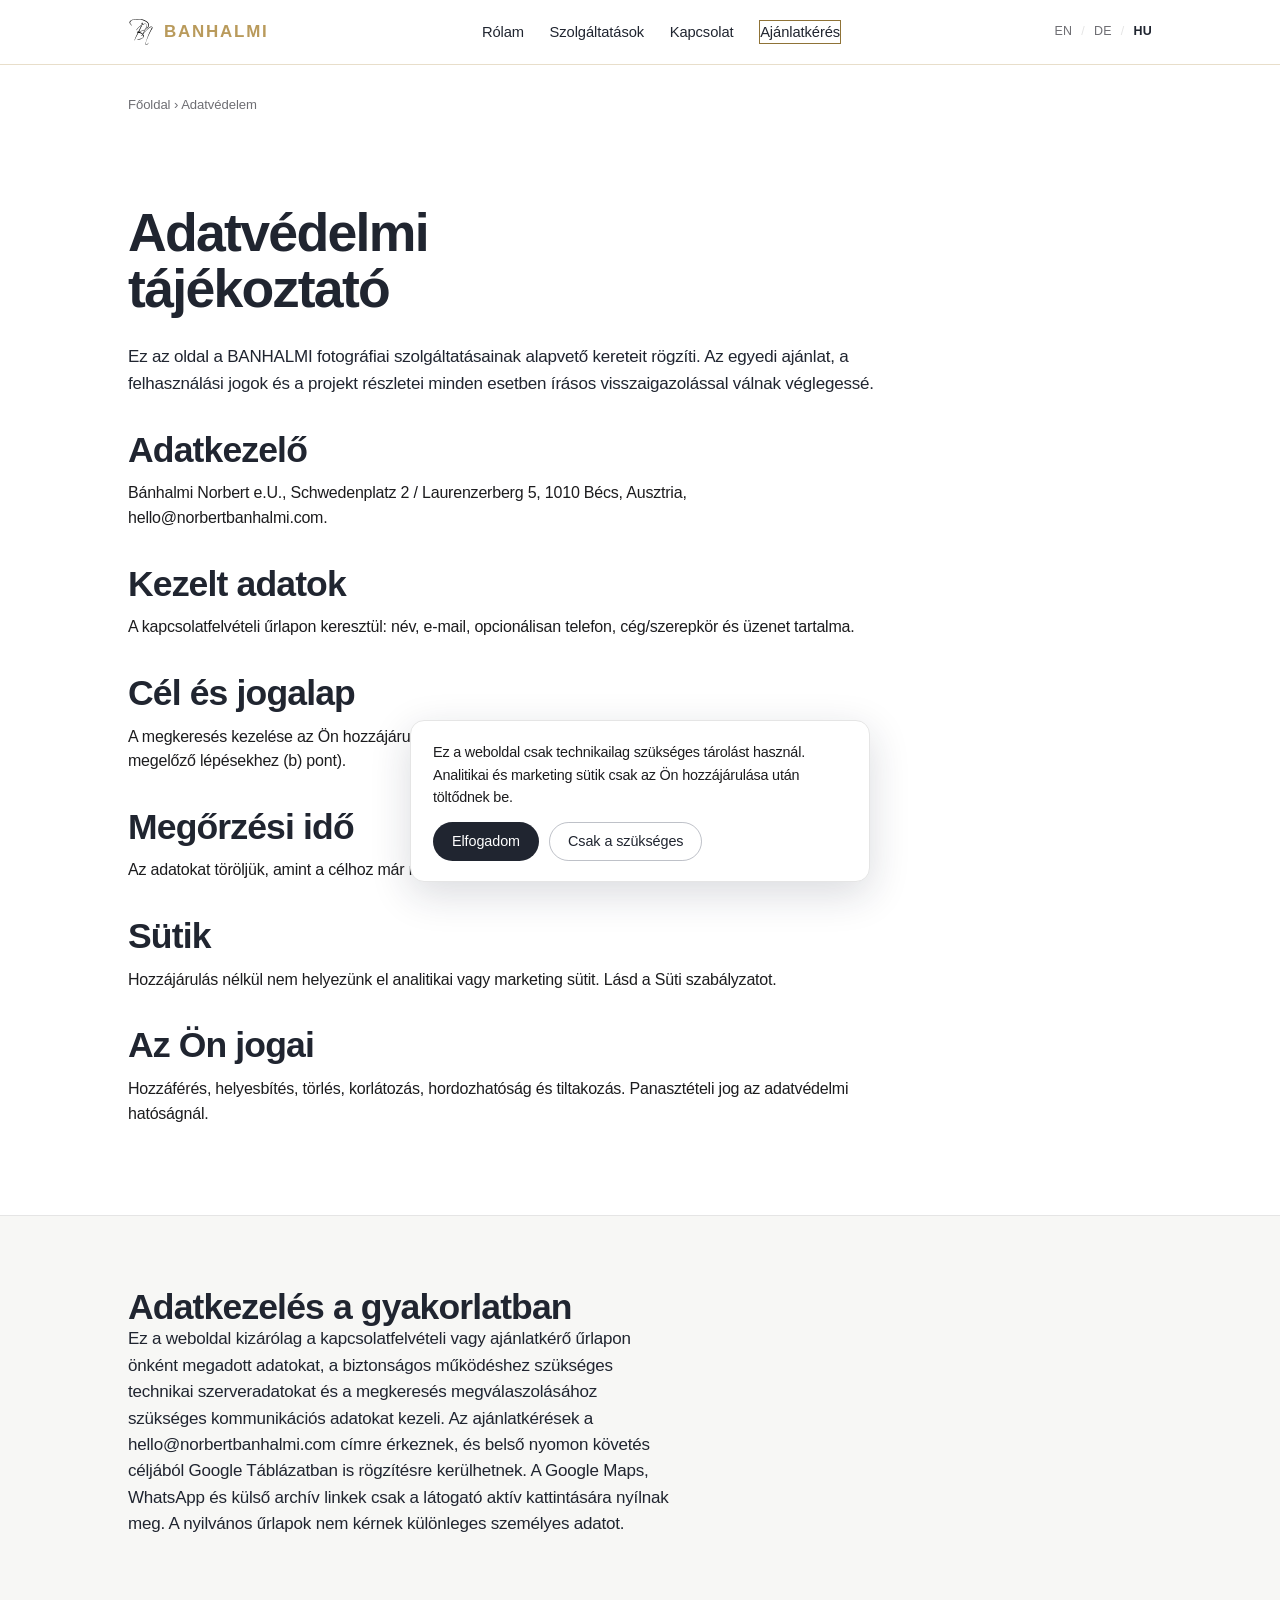
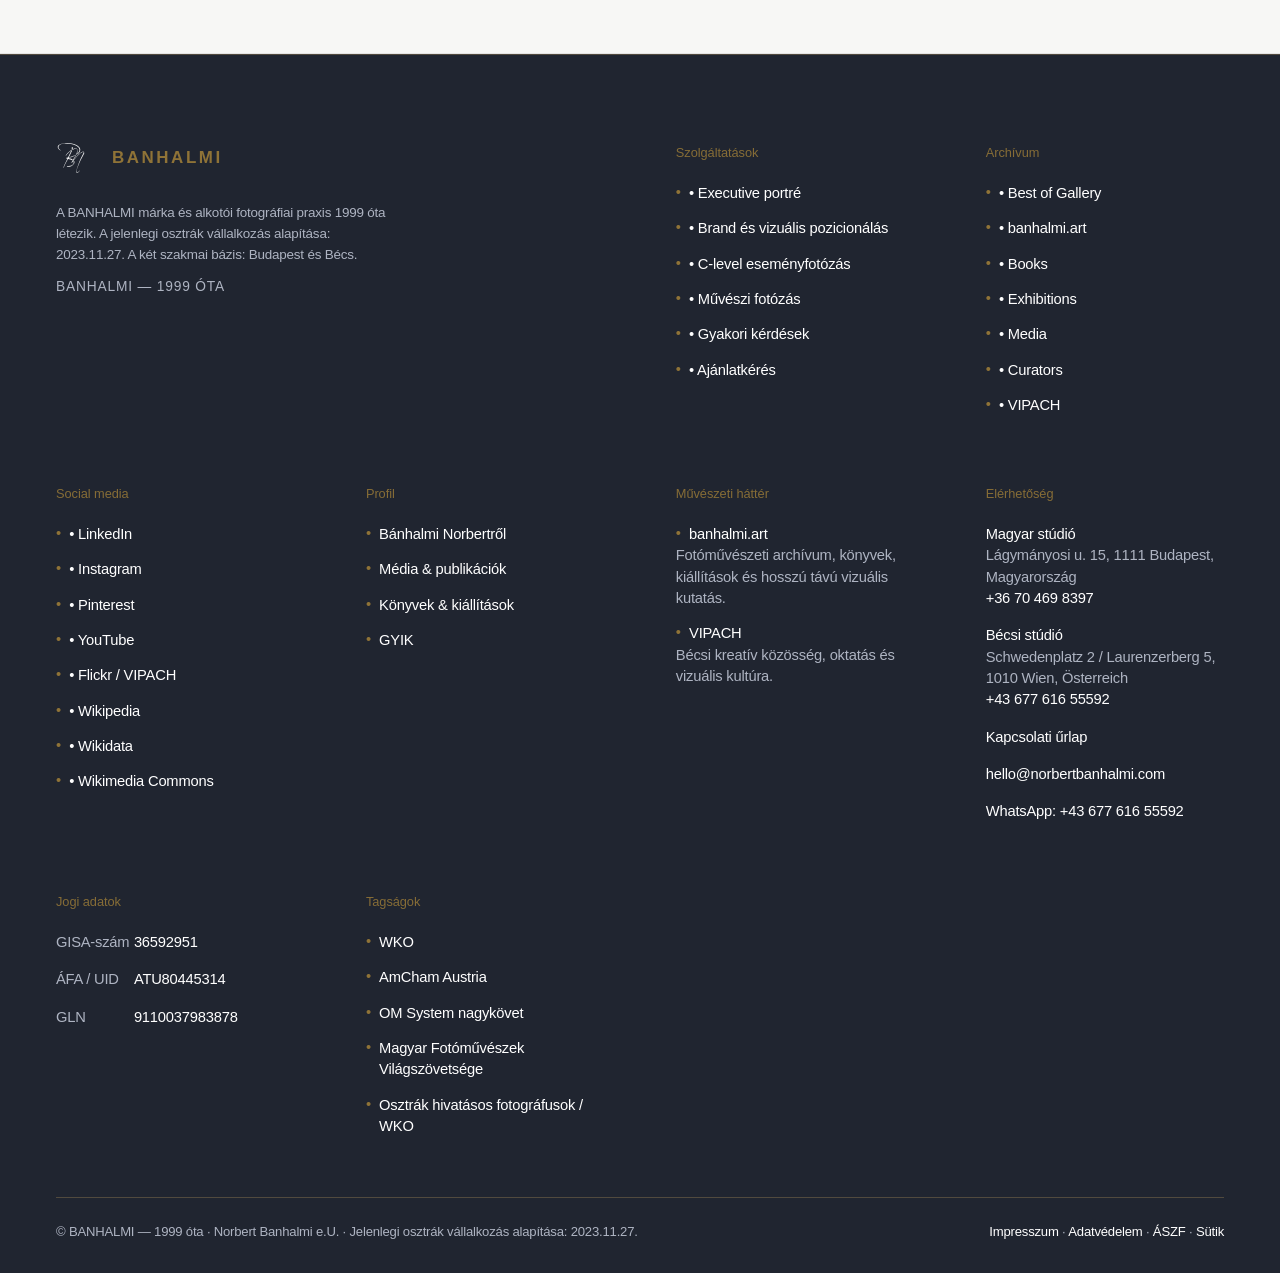
<file: adatvedelem/index.html>
<!DOCTYPE html>

<html lang="hu">
<head>
<meta charset="utf-8"/>
<meta content="width=device-width, initial-scale=1" name="viewport"/>
<title>Adatvédelmi tájékoztató | Bánhalmi Norbert</title>
<meta content="Adatkezelési tájékoztató ajánlatkérésekhez, kapcsolatfelvételhez, Google Apps Scripthez, e-mailhez, WhatsApphoz, térképekhez és külső archív linkekhez." name="description"/>
<link href="https://www.banhalminorbert.hu/adatvedelem/" rel="canonical"/>
<meta content="website" property="og:type"/>
<meta content="Adatvédelmi tájékoztató | Bánhalmi Norbert" property="og:title"/>
<meta content="Tájékoztatás a személyes adatok GDPR szerinti kezeléséről." property="og:description"/>
<meta content="https://www.banhalminorbert.hu/adatvedelem/" property="og:url"/>
<meta content="hu_HU" property="og:locale"/>
<meta content="https://www.banhalminorbert.hu/assets/img/og/banhalmi-og.webp" property="og:image"/>
<meta content="1200" property="og:image:width"/>
<meta content="630" property="og:image:height"/>
<meta content="summary_large_image" name="twitter:card"/>
<meta content="https://www.banhalminorbert.hu/assets/img/og/banhalmi-og.webp" name="twitter:image"/>
<link href="https://www.norbertbanhalmi.com" rel="preconnect"/>







<meta content="#ffffff" name="theme-color"/>
<meta content="light" name="color-scheme"/>
<link href="../assets/css/style.css" rel="stylesheet"/>
<script type="application/ld+json">{
  "@context": "https://schema.org",
  "@type": "WebPage",
  "@id": "https://www.banhalminorbert.hu/adatvedelem#webpage",
  "about": {
    "@id": "https://www.banhalmi.art/norbert-banhalmi#person"
  },
  "isPartOf": {
    "@id": "https://www.banhalminorbert.hu/#website"
  }
}</script>
<link href="https://www.banhalmi.art/norbert-banhalmi" rel="me"/>
<link href="https://www.banhalmi.art/" rel="me"/>
<link href="https://www.vipach.at/" rel="me"/>
<script data-schema="banhalmi-ecosystem" type="application/ld+json">{
  "@context": "https://schema.org",
  "@graph": [
    {
      "@type": "WebSite",
      "@id": "https://www.banhalmi.art/#artistic-archive",
      "name": "https://www.banhalmi.art/banhalmi.art",
      "url": "https://www.banhalmi.art/",
      "inLanguage": [
        "hu",
        "en",
        "de"
      ],
      "about": {
        "@id": "https://www.banhalmi.art/norbert-banhalmi#person"
      },
      "description": "Fotóművészeti archívum, könyvek, kiállítások és hosszú távú vizuális kutatás."
    },
    {
      "@type": "WebSite",
      "@id": "https://www.vipach.at/#community-platform",
      "name": "VIPACH",
      "url": "https://www.vipach.at/",
      "about": {
        "@id": "https://www.banhalmi.art/norbert-banhalmi#person"
      },
      "description": "Bécsi kreatív közösség, oktatás és vizuális kultúra."
    }
  ]
}</script>
<style>
/* Phase 13: clickable studio names in footer */
.site-footer .footer-studio-link{color:#fff;text-decoration:none;transition:color .25s ease,opacity .25s ease;}
.site-footer .footer-studio-link:hover,.site-footer .footer-studio-link:focus{color:var(--gold);opacity:.95;}
</style><meta content="Adatvédelmi tájékoztató | Bánhalmi Norbert" name="twitter:title"/><meta content="Tájékoztatás a személyes adatok GDPR szerinti kezeléséről." name="twitter:description"/><link href="https://www.norbertbanhalmi.com/privacy-policy/" hreflang="en" rel="alternate"/><link href="https://www.banhalmi.at/privacy-policy/" hreflang="de-AT" rel="alternate"/><link href="https://www.banhalminorbert.hu/adatvedelem/" hreflang="hu-HU" rel="alternate"/><link href="https://www.norbertbanhalmi.com/privacy-policy/" hreflang="x-default" rel="alternate"/>
<link href="/humans.txt" rel="author"/>
<link href="/llms.txt" rel="alternate" title="BANHALMI LLM summary" type="text/plain"/>
<link href="/llms-full.txt" rel="alternate" title="BANHALMI AI knowledge brief" type="text/plain"/>
<link href="/entity.jsonld" rel="alternate" title="BANHALMI entity graph" type="application/ld+json"/>
<link href="/entity-graph.json" rel="alternate" title="BANHALMI machine-readable entity graph" type="application/json"/>
<link href="/entity-graph.jsonld" rel="alternate" title="BANHALMI JSON-LD entity graph" type="application/ld+json"/>
<meta content="https://www.banhalminorbert.hu/assets/img/og/banhalmi-og.webp" property="og:image:secure_url"/><meta content="image/webp" property="og:image:type"/><meta content="Bánhalmi Norbert – executive portréművész és vizuális pozicionálási stratéga" property="og:image:alt"/><meta content="Bánhalmi Norbert – executive portréművész és vizuális pozicionálási stratéga" name="twitter:image:alt"/><link href="../assets/img/brand/favicon.svg" rel="icon" type="image/svg+xml"/><link href="../assets/img/brand/favicon.ico" rel="alternate icon" sizes="any"/><link href="../assets/img/brand/favicon-32x32.png" rel="icon" sizes="32x32" type="image/png"/><link href="../assets/img/brand/favicon-16x16.png" rel="icon" sizes="16x16" type="image/png"/><link href="../assets/img/brand/apple-touch-icon.png" rel="apple-touch-icon" sizes="180x180"/><link color="#000000" href="../assets/img/brand/safari-pinned-tab.svg" rel="mask-icon"/><link href="../site.webmanifest" rel="manifest"/></head>
<body>
<a class="skip-link" href="#main">Ugrás a tartalomra</a>
<script type="application/ld+json">{
  "@context": "https://schema.org",
  "@type": "BreadcrumbList",
  "itemListElement": [
    {
      "@type": "ListItem",
      "position": 1,
      "name": "Főoldal",
      "item": "https://www.banhalminorbert.hu/"
    },
    {
      "@type": "ListItem",
      "position": 2,
      "name": "Adatvédelem",
      "item": "https://www.banhalminorbert.hu/adatvedelem/"
    }
  ]
}</script><header class="site-header">
<div class="wrap">
<nav aria-label="Main" class="nav">
<a class="brand" href="/"><img alt="BANHALMI" class="brand-logo" decoding="async" height="26" loading="lazy" src="../assets/img/brand/banhalmi-logo-black-transparent.svg" title="BANHALMI" width="26"/><span class="brand-word">BANHALMI</span></a>
<ul class="nav-links"><li><a href="/rolam/">Rólam</a></li><li><a href="/#szolgaltatasok">Szolgáltatások</a></li><li><a href="/kapcsolat/">Kapcsolat</a></li><li><a class="nav-cta" href="/ajanlatkeres/">Ajánlatkérés</a></li></ul>
<div aria-label="Language" class="lang-switch"><a class="" href="../../privacy-policy/" hreflang="en">EN</a><span class="sep">/</span><a class="" href="https://www.banhalmi.at/" hreflang="de-AT">DE</a><span class="sep">/</span><a class="active" href="/adatvedelem/" hreflang="hu-HU">HU</a></div>
<button aria-expanded="false" aria-label="Menü" class="menu-btn">
<span></span><span></span><span></span>
</button>
</nav>
</div>
</header>
<main id="main">
<div class="wrap"><nav aria-label="Breadcrumb" class="crumb"><a href="/">Főoldal</a> › Adatvédelem</nav></div><section class="hero"><div class="wrap"><h1>Adatvédelmi tájékoztató</h1>
<div class="legal" style="margin-top:28px">
<div class="-note">Ez az oldal a BANHALMI fotográfiai szolgáltatásainak alapvető kereteit rögzíti. Az egyedi ajánlat, a felhasználási jogok és a projekt részletei minden esetben írásos visszaigazolással válnak véglegessé.</div>
<h2>Adatkezelő</h2><p>Bánhalmi Norbert e.U., Schwedenplatz 2 / Laurenzerberg 5, 1010 Bécs, Ausztria, hello@norbertbanhalmi.com.</p><h2>Kezelt adatok</h2><p>A kapcsolatfelvételi űrlapon keresztül: név, e-mail, opcionálisan telefon, cég/szerepkör és üzenet tartalma.</p><h2>Cél és jogalap</h2><p>A megkeresés kezelése az Ön hozzájárulása alapján (GDPR 6. cikk (1) a) pont), illetve szerződéskötést megelőző lépésekhez (b) pont).</p><h2>Megőrzési idő</h2><p>Az adatokat töröljük, amint a célhoz már nincs rájuk szükség, és nincs jogszabályi megőrzési kötelezettség.</p><h2>Sütik</h2><p>Hozzájárulás nélkül nem helyezünk el analitikai vagy marketing sütit. Lásd a Süti szabályzatot.</p><h2>Az Ön jogai</h2><p>Hozzáférés, helyesbítés, törlés, korlátozás, hordozhatóság és tiltakozás. Panasztételi jog az adatvédelmi hatóságnál.</p></div></div></section>
<section class="section-band gdpr-expanded"><div class="wrap"><div class="section-head reveal"><h2>Adatkezelés a gyakorlatban</h2><p>Ez a weboldal kizárólag a kapcsolatfelvételi vagy ajánlatkérő űrlapon önként megadott adatokat, a biztonságos működéshez szükséges technikai szerveradatokat és a megkeresés megválaszolásához szükséges kommunikációs adatokat kezeli. Az ajánlatkérések a hello@norbertbanhalmi.com címre érkeznek, és belső nyomon követés céljából Google Táblázatban is rögzítésre kerülhetnek. A Google Maps, WhatsApp és külső archív linkek csak a látogató aktív kattintására nyílnak meg. A nyilvános űrlapok nem kérnek különleges személyes adatot.</p></div></div></section></main>
<footer class="site-footer">
<div class="wrap">
<div class="footer-grid">
<div class="footer-brand-col">
<a class="brand" href="/"><img alt="BANHALMI" class="brand-logo" decoding="async" height="26" loading="lazy" src="../assets/img/brand/banhalmi-logo-black-transparent.svg" title="BANHALMI" width="26"/><span class="brand-word">BANHALMI</span></a>
<p class="footer-entity">A BANHALMI márka és alkotói fotográfiai praxis 1999 óta létezik. A jelenlegi osztrák vállalkozás alapítása: 2023.11.27. A két szakmai bázis: Budapest és Bécs.<span class="footer-since">BANHALMI — 1999 óta</span></p>
</div><div><h4>Szolgáltatások</h4><ul><li><a href="/headshot-fotozas/">• Executive portré</a></li><li><a href="/brand-fotozas/">• Brand és vizuális pozicionálás</a></li><li><a href="/rendezvenyfotozas/">• C-level eseményfotózás</a></li><li><a href="/fine-art/">• Művészi fotózás</a></li><li><a href="/gyik/">• Gyakori kérdések</a></li><li><a href="/ajanlatkeres/">• Ajánlatkérés</a></li></ul></div><div><h4>Archívum</h4><ul><li><a href="https://www.banhalmi.art/#gallery">• Best of Gallery</a></li><li><a href="https://www.banhalmi.art">• banhalmi.art</a></li><li><a href="https://banhalmi.art/konyveim">• Books</a></li><li><a href="https://www.banhalmi.art/fotokiallitasok">• Exhibitions</a></li><li><a href="https://www.banhalmi.art/mediamegjelenesek">• Media</a></li><li><a href="https://www.banhalmi.art/curators">• Curators</a></li><li><a href="https://www.vipach.at/">• VIPACH</a></li></ul></div><div><h4>Social media</h4><ul><li><a href="https://www.linkedin.com/in/norbertbanhalmi/">• LinkedIn</a></li><li><a href="https://www.instagram.com/norbert.banhalmi/">• Instagram</a></li><li><a href="https://hu.pinterest.com/norbertbanhalmi/">• Pinterest</a></li><li><a href="https://www.youtube.com/playlist?list=PLwsdxt-KFeDgsRO_a_fSUTJ3RZvivWRgr">• YouTube</a></li><li><a href="https://www.flickr.com/photos/vipach/albums">• Flickr / VIPACH</a></li><li><a href="https://hu.wikipedia.org/wiki/B%C3%A1nhalmi_Norbert">• Wikipedia</a></li><li><a href="https://www.wikidata.org/wiki/Q56391118">• Wikidata</a></li><li><a href="https://commons.wikimedia.org/wiki/File:Norbert-Banhalmi-self-portrait.jpg">• Wikimedia Commons</a></li></ul></div>
<div><h4>Profil</h4><ul><li><a href="/rolam/">Bánhalmi Norbertről</a></li><li><a href="/media-megjelenesek/">Média &amp; publikációk</a></li><li><a href="/konyvek-kiallitasok/">Könyvek &amp; kiállítások</a></li><li><a href="/gyik/">GYIK</a></li></ul></div>
<div data-ecosystem-footer="banhalmi-art"><h4>Művészeti háttér</h4><ul><li><a href="https://www.banhalmi.art" rel="me">banhalmi.art</a><br/><span>Fotóművészeti archívum, könyvek, kiállítások és hosszú távú vizuális kutatás.</span></li><li><a href="https://www.vipach.at/" rel="me">VIPACH</a><br/><span>Bécsi kreatív közösség, oktatás és vizuális kultúra.</span></li></ul></div>
<div><h4>Elérhetőség</h4><ul class="footer-contact-list">
<li><strong>Magyar stúdió</strong><br/>Lágymányosi u. 15, 1111 Budapest, Magyarország<br/><a href="tel:+36704698397">+36 70 469 8397</a></li>
<li><strong><a class="footer-studio-link" href="https://maps.app.goo.gl/QsMeDA8Bgq5yKxAo8">Bécsi stúdió</a></strong><br/>Schwedenplatz 2 / Laurenzerberg 5, 1010 Wien, Österreich<br/><a href="tel:+4367761655592">+43 677 616 55592</a></li>
<li><a href="/kapcsolat/">Kapcsolati űrlap</a></li>
<li><a href="mailto:hello@norbertbanhalmi.com">hello@norbertbanhalmi.com</a></li>
<li><a href="https://wa.me/4367761655592">WhatsApp: +43 677 616 55592</a></li>
</ul></div>
<div><h4>Jogi adatok</h4><ul class="footer-legal-list"><li><span>GISA-szám</span> <strong>36592951</strong></li><li><span>ÁFA / UID</span> <strong>ATU80445314</strong></li><li><span>GLN</span> <strong>9110037983878</strong></li></ul></div>
<div><h4>Tagságok</h4><ul><li><a href="https://firmen.wko.at/norbert-banhalmi-executive-portr%C3%A4t-und-visuelle-positionieru/wien/?firmaid=12bd142c-5fcf-4457-9a90-47fbff162b40&amp;standortid=1&amp;standortname=wien%20%28bundesland%29&amp;suchbegriff=norbert%20banhalmi%20executive%20portr%C3%A4t%20und%20visuelle%20positionieru" rel="me">WKO</a></li><li><a href="https://amcham.at/yearbook-2026/#members" rel="me">AmCham Austria</a></li><li><a href="https://www.milcclub.com/ambassadors" rel="me">OM System nagykövet</a></li><li><a href="https://www.mfvsz.com/" rel="me">Magyar Fotóművészek Világszövetsége</a></li><li><a href="https://www.wko.at/oe/gewerbe-handwerk/berufsfotografie/start" rel="me">Osztrák hivatásos fotográfusok / WKO</a></li></ul></div>
</div>
<div class="footer-bottom">
<span>© BANHALMI — 1999 óta · Norbert Banhalmi e.U. · Jelenlegi osztrák vállalkozás alapítása: 2023.11.27.</span>
<span><a href="/impresszum/">Impresszum</a> · <a href="/adatvedelem/">Adatvédelem</a> · <a href="/aszf/">ÁSZF</a> · <a href="/suti-szabalyzat/">Sütik</a></span>
</div>
</div>
</footer>
<div aria-label="Sütik" aria-live="polite" class="cookie" role="dialog">
<p>Ez a weboldal csak technikailag szükséges tárolást használ. Analitikai és marketing sütik csak az Ön hozzájárulása után töltődnek be.</p>
<div class="cookie-actions">
<button class="btn btn-primary" data-accept="">Elfogadom</button>
<button class="btn btn-ghost" data-decline="">Csak a szükséges</button>
</div>
</div>
<script defer="" src="../assets/js/main.js"></script>
</body>
</html>
</file>
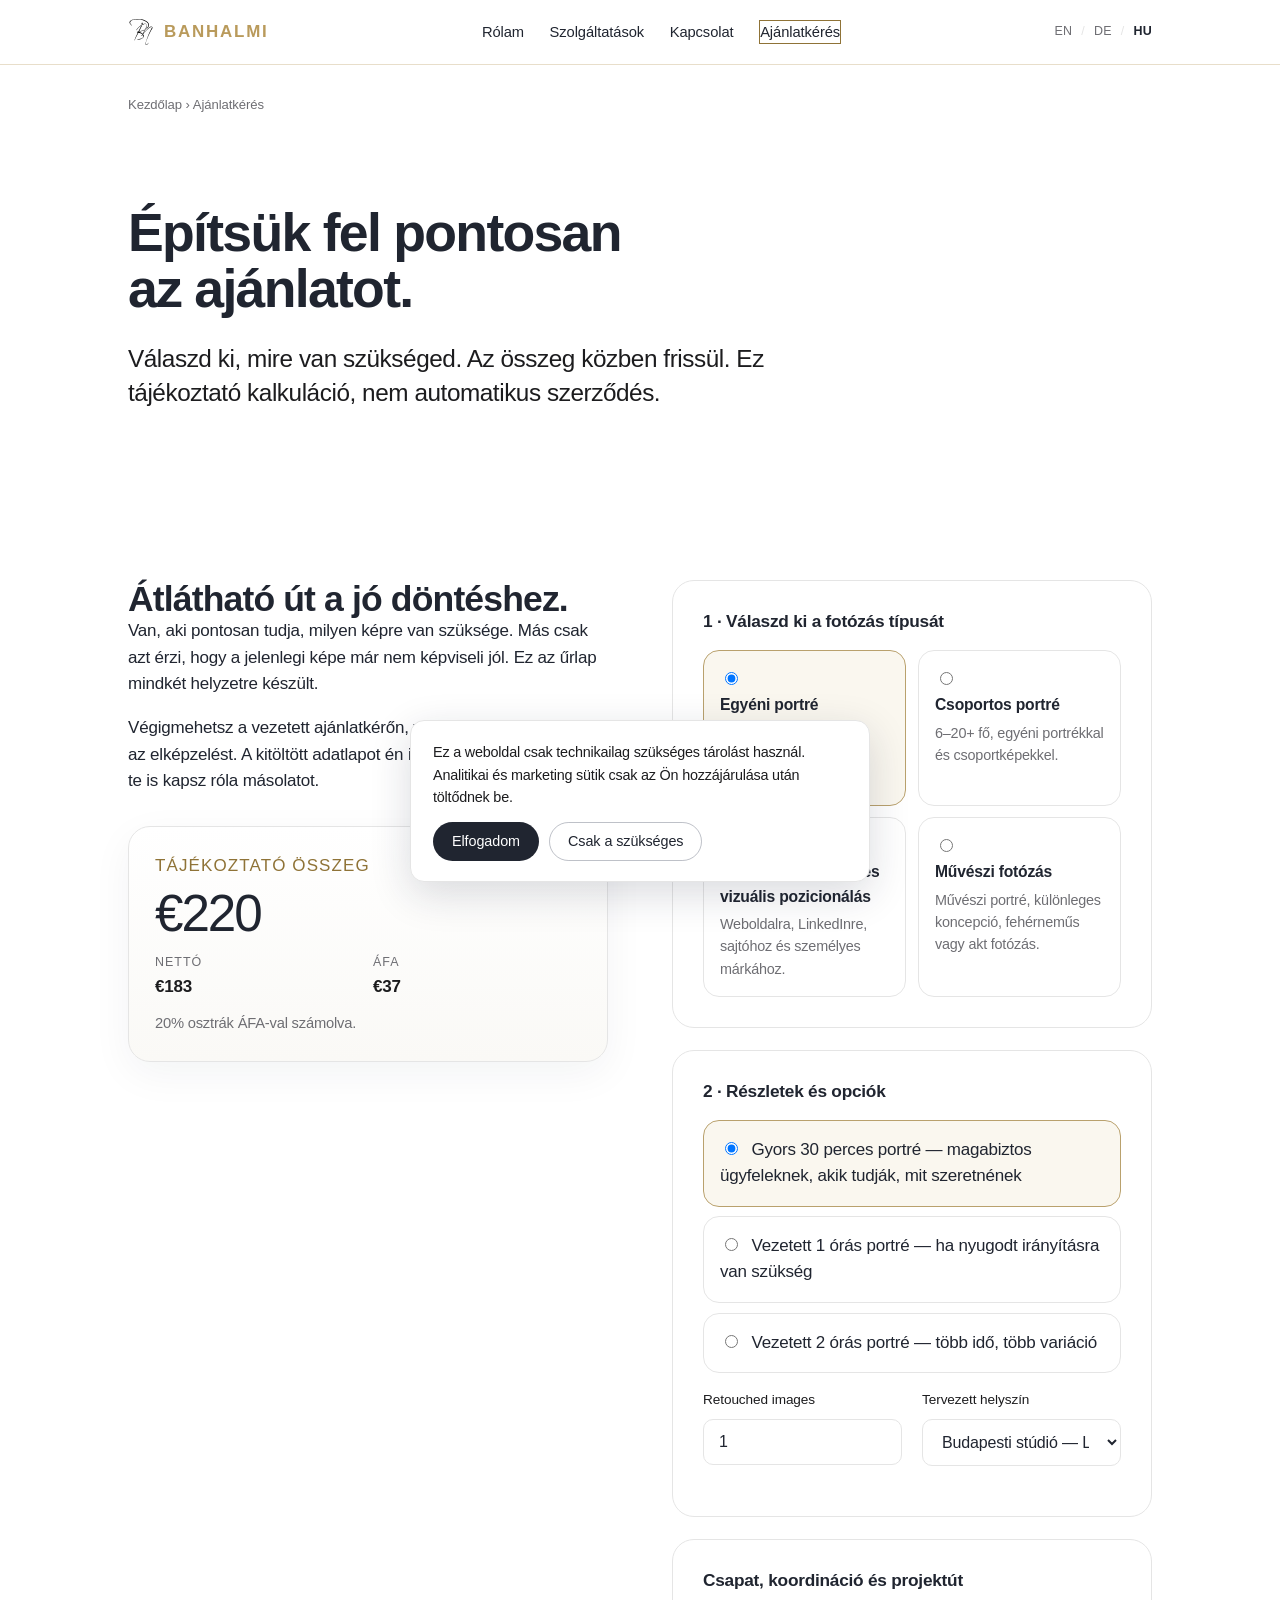
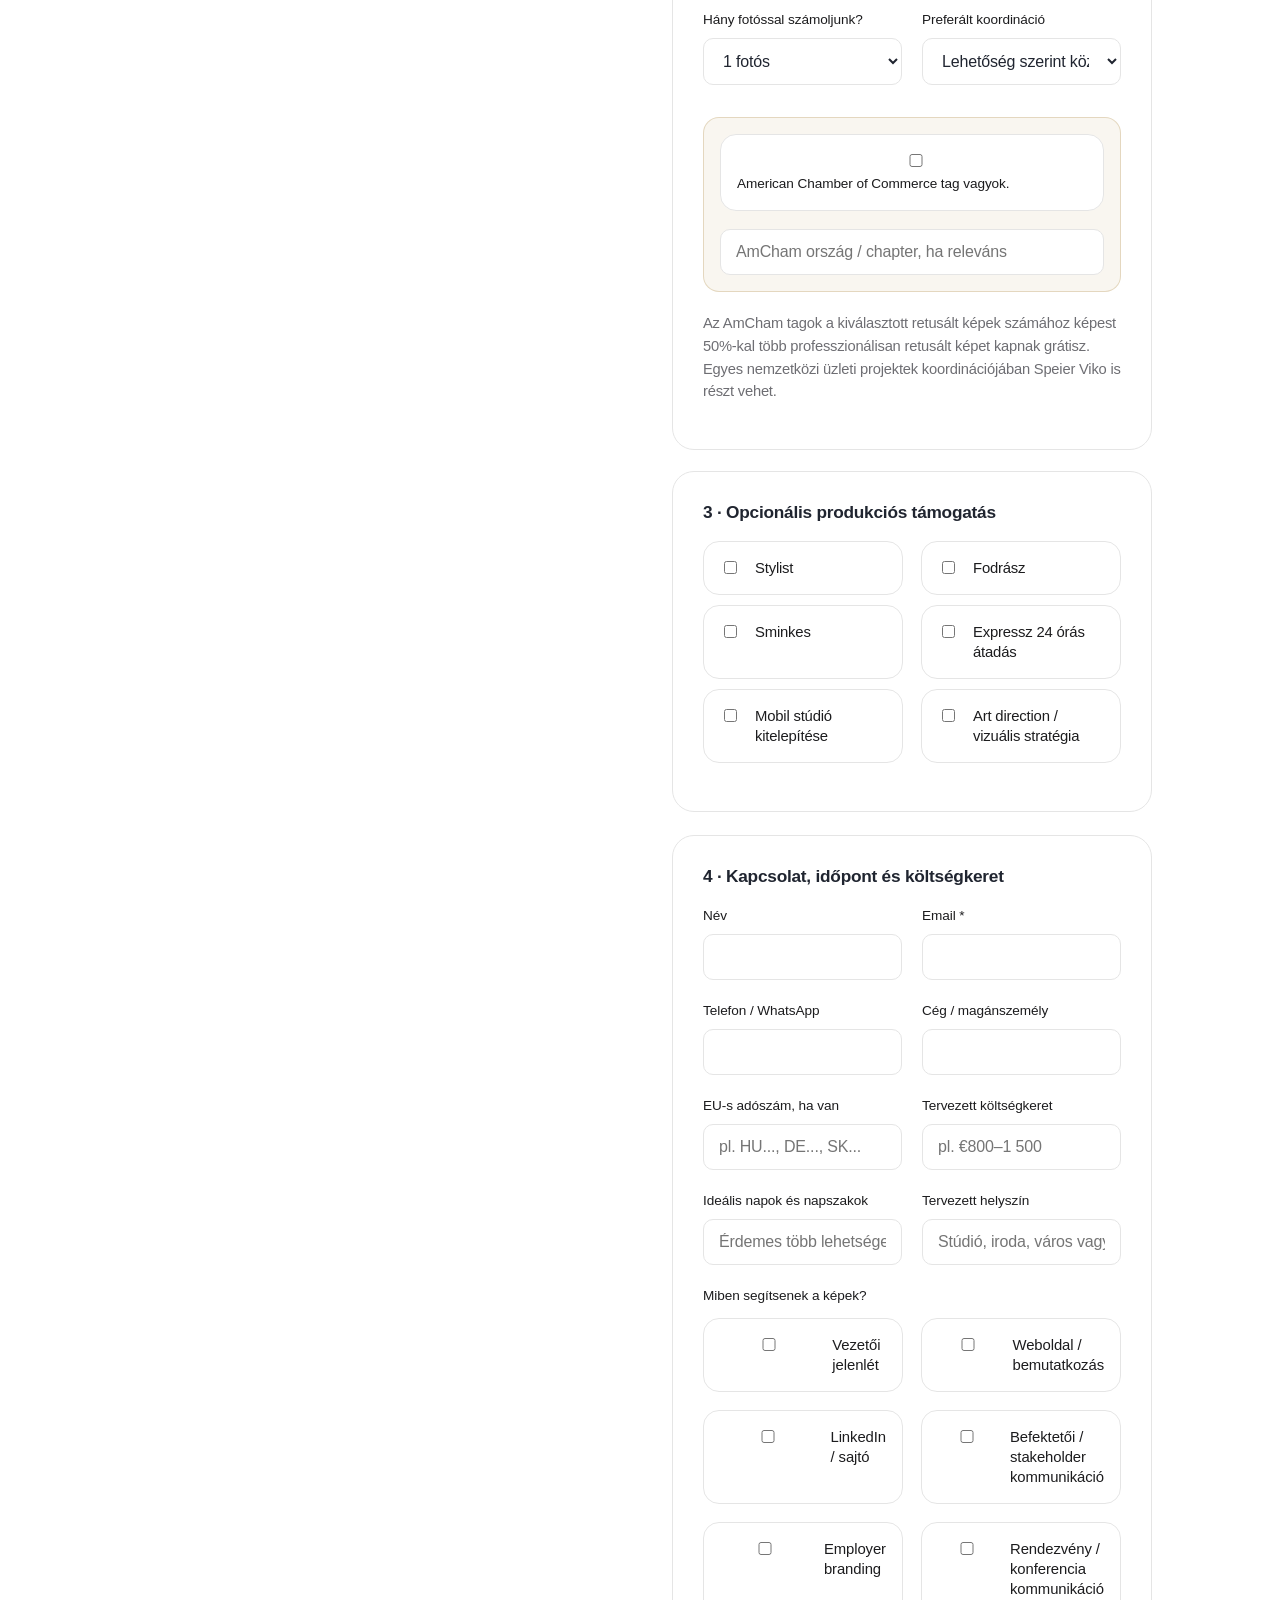
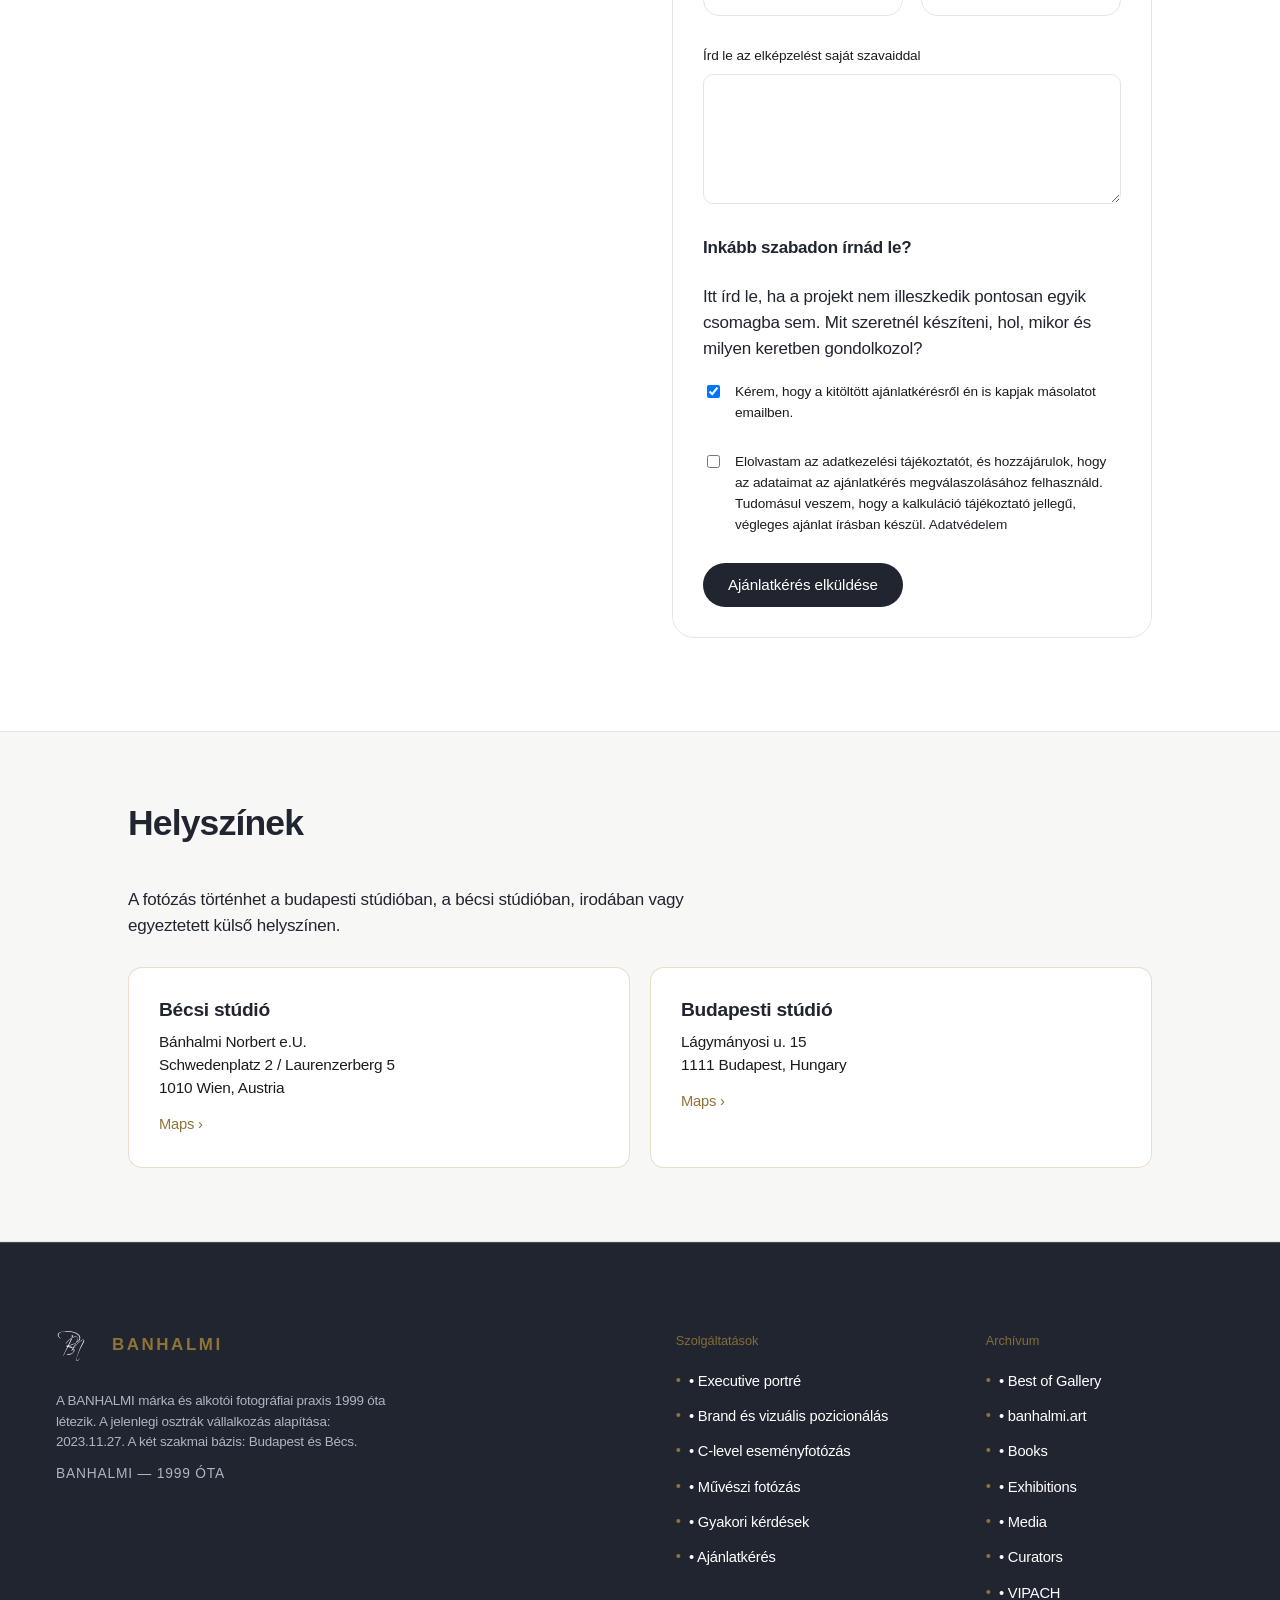
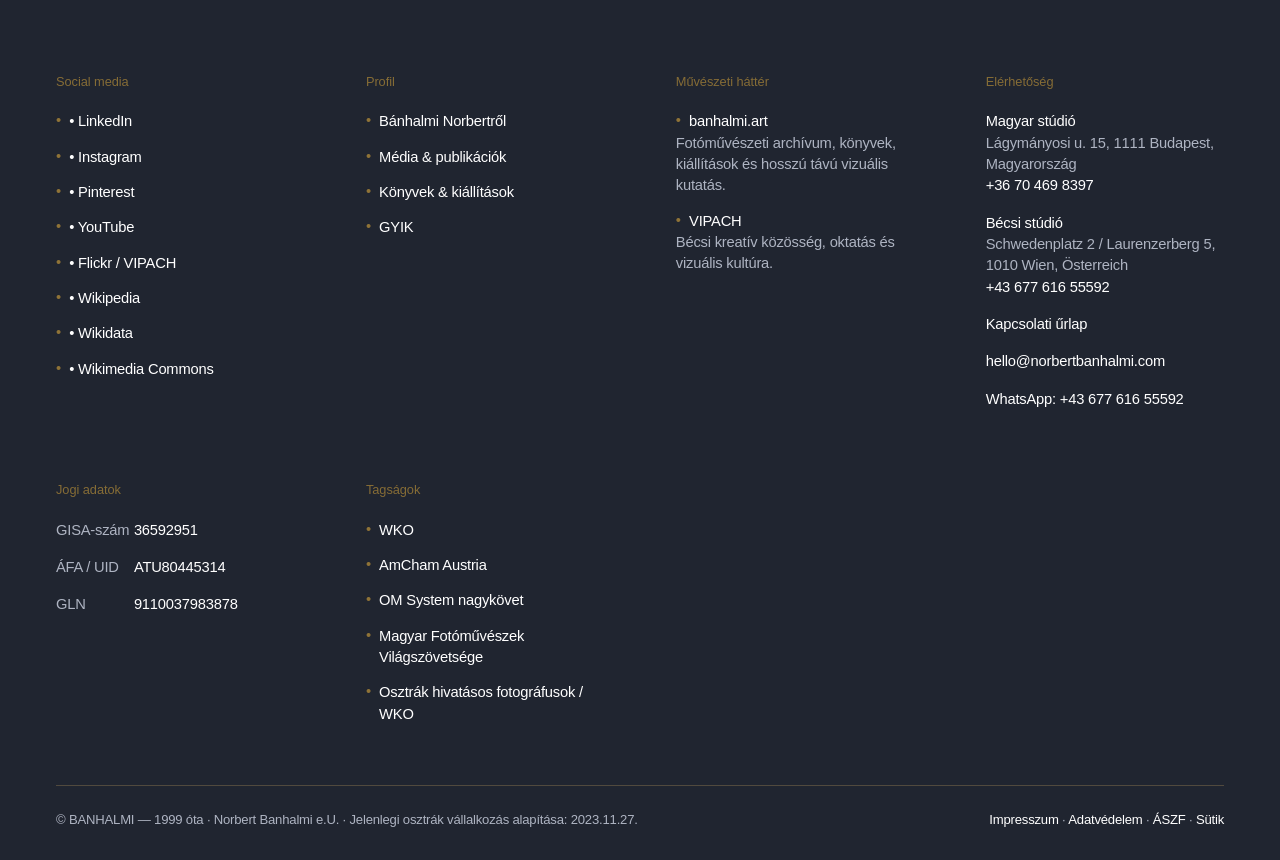
<file: ajanlatkeres/index.html>
<!DOCTYPE html>

<html lang="hu">
<head>
<meta charset="utf-8"/>
<meta content="width=device-width, initial-scale=1" name="viewport"/>
<title>Ajánlatkérés | Bánhalmi Norbert</title>
<meta content="Vezetett ajánlatkérés portré, márkafotózás, esemény és művészi projekt esetén, áfaérzékeny előzetes kalkulációval." name="description"/>
<link href="https://www.banhalminorbert.hu/ajanlatkeres/" rel="canonical"/>
<meta content="website" property="og:type"/>
<meta content="Ajánlatkérés | Bánhalmi Norbert" property="og:title"/>
<meta content="Vezetett ajánlatkérés executive portréra, csapatfotózásra, márka fotózásra és művészi portréra Budapesten és Bécsben. Bruttó kalkuláció 20% osztrák áfával és EU-s fordított adózás opcióval." property="og:description"/>
<meta content="https://www.banhalminorbert.hu/ajanlatkeres/" property="og:url"/>
<meta content="hu_HU" property="og:locale"/>
<meta content="https://www.banhalminorbert.hu/assets/img/og/banhalmi-og.webp" property="og:image"/>
<meta content="1200" property="og:image:width"/>
<meta content="630" property="og:image:height"/>
<meta content="summary_large_image" name="twitter:card"/>
<meta content="https://www.banhalminorbert.hu/assets/img/og/banhalmi-og.webp" name="twitter:image"/>
<link href="https://www.norbertbanhalmi.com" rel="preconnect"/>







<meta content="#ffffff" name="theme-color"/>
<meta content="light" name="color-scheme"/>
<link href="../assets/css/style.css" rel="stylesheet"/>
<script type="application/ld+json">{
  "@context": "https://schema.org",
  "@type": "WebPage",
  "@id": "https://www.banhalminorbert.hu/ajanlatkeres#webpage",
  "about": {
    "@id": "https://www.banhalmi.art/norbert-banhalmi#person"
  },
  "isPartOf": {
    "@id": "https://www.banhalminorbert.hu/#website"
  }
}</script>
<script type="application/ld+json">{
  "@context": "https://schema.org",
  "@type": "OfferCatalog",
  "@id": "https://www.banhalminorbert.hu/ajanlatkeres/#quote-offer-catalog",
  "name": "Vezetett ajánlatkérő és árazási logika",
  "description": "Az ajánlatkérő tájékoztató árakat számol az alap óradíj, az időtartam, a retusált képek száma, a produkciós kiegészítők és a 20% osztrák ÁFA alapján. Ausztrián kívüli EU-s cégek EU-adószámmal 0% ÁFA / fordított adózás szerinti becslést kérhetnek.",
  "url": "https://www.banhalminorbert.hu/ajanlatkeres/",
  "provider": {
    "@id": "https://www.banhalminorbert.hu/#professionalservice"
  },
  "itemListElement": [
    {
      "@type": "Offer",
      "position": 1,
      "name": "Gyors vezetői portré",
      "priceCurrency": "EUR",
      "price": 220,
      "description": "Orientation gross starting price including 20% Austrian VAT unless reverse charge applies for eligible EU B2B clients outside Austria.",
      "availability": "https://schema.org/InStock",
      "eligibleRegion": [
        {
          "@type": "Country",
          "name": "Austria"
        },
        {
          "@type": "Country",
          "name": "Hungary"
        },
        {
          "@type": "AdministrativeArea",
          "name": "European Union"
        }
      ]
    },
    {
      "@type": "Offer",
      "position": 2,
      "name": "Vezetett egyéni portré",
      "priceCurrency": "EUR",
      "price": 420,
      "description": "Orientation gross starting price including 20% Austrian VAT unless reverse charge applies for eligible EU B2B clients outside Austria.",
      "availability": "https://schema.org/InStock",
      "eligibleRegion": [
        {
          "@type": "Country",
          "name": "Austria"
        },
        {
          "@type": "Country",
          "name": "Hungary"
        },
        {
          "@type": "AdministrativeArea",
          "name": "European Union"
        }
      ]
    },
    {
      "@type": "Offer",
      "position": 3,
      "name": "Csoportos portréfotózás",
      "priceCurrency": "EUR",
      "price": 390,
      "description": "Orientation gross starting price including 20% Austrian VAT unless reverse charge applies for eligible EU B2B clients outside Austria.",
      "availability": "https://schema.org/InStock",
      "eligibleRegion": [
        {
          "@type": "Country",
          "name": "Austria"
        },
        {
          "@type": "Country",
          "name": "Hungary"
        },
        {
          "@type": "AdministrativeArea",
          "name": "European Union"
        }
      ]
    },
    {
      "@type": "Offer",
      "position": 4,
      "name": "Márkaépítő fotózás és vizuális pozicionálás",
      "priceCurrency": "EUR",
      "price": 590,
      "description": "Orientation gross starting price including 20% Austrian VAT unless reverse charge applies for eligible EU B2B clients outside Austria.",
      "availability": "https://schema.org/InStock",
      "eligibleRegion": [
        {
          "@type": "Country",
          "name": "Austria"
        },
        {
          "@type": "Country",
          "name": "Hungary"
        },
        {
          "@type": "AdministrativeArea",
          "name": "European Union"
        }
      ]
    },
    {
      "@type": "Offer",
      "position": 5,
      "name": "Művészi fotózás",
      "priceCurrency": "EUR",
      "price": 490,
      "description": "Orientation gross starting price including 20% Austrian VAT unless reverse charge applies for eligible EU B2B clients outside Austria.",
      "availability": "https://schema.org/InStock",
      "eligibleRegion": [
        {
          "@type": "Country",
          "name": "Austria"
        },
        {
          "@type": "Country",
          "name": "Hungary"
        },
        {
          "@type": "AdministrativeArea",
          "name": "European Union"
        }
      ]
    }
  ]
}</script>
<link href="https://www.banhalmi.art/norbert-banhalmi" rel="me"/>
<link href="https://www.banhalmi.art/" rel="me"/>
<link href="https://www.vipach.at/" rel="me"/>
<script data-schema="banhalmi-ecosystem" type="application/ld+json">{
  "@context": "https://schema.org",
  "@graph": [
    {
      "@type": "WebSite",
      "@id": "https://www.banhalmi.art/#artistic-archive",
      "name": "https://www.banhalmi.art/banhalmi.art",
      "url": "https://www.banhalmi.art/",
      "inLanguage": [
        "hu",
        "en",
        "de"
      ],
      "about": {
        "@id": "https://www.banhalmi.art/norbert-banhalmi#person"
      },
      "description": "Fotóművészeti archívum, könyvek, kiállítások és hosszú távú vizuális kutatás."
    },
    {
      "@type": "WebSite",
      "@id": "https://www.vipach.at/#community-platform",
      "name": "VIPACH",
      "url": "https://www.vipach.at/",
      "about": {
        "@id": "https://www.banhalmi.art/norbert-banhalmi#person"
      },
      "description": "Bécsi kreatív közösség, oktatás és vizuális kultúra."
    }
  ]
}</script>
<style>
/* Phase 13: clickable studio names in footer */
.site-footer .footer-studio-link{color:#fff;text-decoration:none;transition:color .25s ease,opacity .25s ease;}
.site-footer .footer-studio-link:hover,.site-footer .footer-studio-link:focus{color:var(--gold);opacity:.95;}
</style><meta content="Ajánlatkérés | Bánhalmi Norbert" name="twitter:title"/><meta content="Vezetett ajánlatkérés executive portréra, csapatfotózásra, márka fotózásra és művészi portréra Budapesten és Bécsben. Bruttó kalkuláció 20% osztrák áfával és EU-s fordított adózás opcióval." name="twitter:description"/><link href="https://www.norbertbanhalmi.com/requestaquote/" hreflang="en" rel="alternate"/><link href="https://www.banhalmi.at/requestaquote/" hreflang="de-AT" rel="alternate"/><link href="https://www.banhalminorbert.hu/ajanlatkeres/" hreflang="hu-HU" rel="alternate"/><link href="https://www.norbertbanhalmi.com/requestaquote/" hreflang="x-default" rel="alternate"/>
<link href="/humans.txt" rel="author"/>
<link href="/llms.txt" rel="alternate" title="BANHALMI LLM summary" type="text/plain"/>
<link href="/llms-full.txt" rel="alternate" title="BANHALMI AI knowledge brief" type="text/plain"/>
<link href="/entity.jsonld" rel="alternate" title="BANHALMI entity graph" type="application/ld+json"/>
<link href="/entity-graph.json" rel="alternate" title="BANHALMI machine-readable entity graph" type="application/json"/>
<link href="/entity-graph.jsonld" rel="alternate" title="BANHALMI JSON-LD entity graph" type="application/ld+json"/>
<meta content="https://www.banhalminorbert.hu/assets/img/og/banhalmi-og.webp" property="og:image:secure_url"/><meta content="image/webp" property="og:image:type"/><meta content="Bánhalmi Norbert – executive portréművész és vizuális pozicionálási stratéga" property="og:image:alt"/><meta content="Bánhalmi Norbert – executive portréművész és vizuális pozicionálási stratéga" name="twitter:image:alt"/><link href="../assets/img/brand/favicon.svg" rel="icon" type="image/svg+xml"/><link href="../assets/img/brand/favicon.ico" rel="alternate icon" sizes="any"/><link href="../assets/img/brand/favicon-32x32.png" rel="icon" sizes="32x32" type="image/png"/><link href="../assets/img/brand/favicon-16x16.png" rel="icon" sizes="16x16" type="image/png"/><link href="../assets/img/brand/apple-touch-icon.png" rel="apple-touch-icon" sizes="180x180"/><link color="#000000" href="../assets/img/brand/safari-pinned-tab.svg" rel="mask-icon"/><link href="../site.webmanifest" rel="manifest"/></head>
<body>
<a class="skip-link" href="#main">Ugrás a tartalomra</a>
<script type="application/ld+json">{
  "@context": "https://schema.org",
  "@type": "BreadcrumbList",
  "itemListElement": [
    {
      "@type": "ListItem",
      "position": 1,
      "name": "Főoldal",
      "item": "https://www.banhalminorbert.hu/"
    },
    {
      "@type": "ListItem",
      "position": 2,
      "name": "Kapcsolat",
      "item": "https://www.banhalminorbert.hu/ajanlatkeres/"
    }
  ]
}</script><script type="application/ld+json">{
  "@context": "https://schema.org",
  "@type": "Service",
  "@id": "https://www.banhalminorbert.hu/ajanlatkeres/#service",
  "name": "Kapcsolat",
  "description": "Megkeresés executive portréhoz, márkafotózáshoz, fine art és rendezvényfotózáshoz Bécsben és Budapesten.",
  "serviceType": "Kapcsolat",
  "provider": {
    "@id": "https://www.norbertbanhalmi.com/#professionalservice"
  },
  "areaServed": [
    {
      "@type": "City",
      "name": "Vienna",
      "sameAs": "https://www.wikidata.org/wiki/Q1741"
    },
    {
      "@type": "City",
      "name": "Budapest",
      "sameAs": "https://www.wikidata.org/wiki/Q1781"
    }
  ],
  "availableChannel": {
    "@type": "ServiceChannel",
    "serviceLocation": [
      {
        "@id": "https://www.norbertbanhalmi.com/#vienna-location"
      },
      {
        "@id": "https://www.norbertbanhalmi.com/#budapest-location"
      }
    ]
  },
  "url": "https://www.banhalminorbert.hu/ajanlatkeres/"
}</script><header class="site-header">
<div class="wrap">
<nav aria-label="Main" class="nav">
<a class="brand" href="/"><img alt="BANHALMI" class="brand-logo" decoding="async" height="26" loading="lazy" src="../assets/img/brand/banhalmi-logo-black-transparent.svg" title="BANHALMI" width="26"/><span class="brand-word">BANHALMI</span></a>
<ul class="nav-links"><li><a href="/rolam/">Rólam</a></li><li><a href="/#szolgaltatasok">Szolgáltatások</a></li><li><a href="/kapcsolat/">Kapcsolat</a></li><li><a class="nav-cta" href="/ajanlatkeres/">Ajánlatkérés</a></li></ul>
<div aria-label="Language" class="lang-switch"><a class="" href="../../requestaquote/" hreflang="en">EN</a><span class="sep">/</span><a class="" href="https://www.banhalmi.at/" hreflang="de-AT">DE</a><span class="sep">/</span><a class="active" href="/ajanlatkeres/" hreflang="hu-HU">HU</a></div>
<button aria-expanded="false" aria-label="Menü" class="menu-btn">
<span></span><span></span><span></span>
</button>
</nav>
</div>
</header>
<main id="main">
<div class="wrap"><nav aria-label="Breadcrumb" class="crumb"><a href="../">Kezdőlap</a> › Ajánlatkérés</nav></div>
<section class="hero"><div class="wrap">
<h1>Építsük fel pontosan az ajánlatot.</h1>
<div class="lead"><p>Válaszd ki, mire van szükséged. Az összeg közben frissül. Ez tájékoztató kalkuláció, nem automatikus szerződés.</p></div>
</div></section>
<section><div class="wrap"><div class="split smart-quote-layout">
<div class="prose reveal quote-intro"><h2>Átlátható út a jó döntéshez.</h2><p>Van, aki pontosan tudja, milyen képre van szüksége. Más csak azt érzi, hogy a jelenlegi képe már nem képviseli jól. Ez az űrlap mindkét helyzetre készült.</p><p>Végigmehetsz a vezetett ajánlatkérőn, vagy leírhatod szabadon az elképzelést. A kitöltött adatlapot én is megkapom, és kérésre te is kapsz róla másolatot.</p>
<div aria-live="polite" class="quote-summary-card" data-quote-summary="">
<span class="eyebrow">Tájékoztató összeg</span>
<div class="quote-total" data-total="">€0</div>
<dl><div><dt>Nettó</dt><dd data-net="">€0</dd></div><div><dt>ÁFA</dt><dd data-vat="">€0</dd></div></dl>
<p data-vat-note="">20% osztrák ÁFA-val számolva.</p>
</div>
</div>
<div class="form reveal"><form data-contact-form="" data-endpoint="https://script.google.com/macros/s/AKfycbxEKirKLCWjcO8pPbyo2uJt0HqS2DuCqul2H9b0UkAh9Brc61WC7Q4wh4MhwSMpiw/exec" data-form-kind="quote" data-lang="hu" data-smart-quote="">
<input name="form_type" type="hidden" value="quote"/><input name="page_url" type="hidden" value=""/><input aria-hidden="true" autocomplete="off" class="hp-field" name="website" tabindex="-1" type="text"/>
<input data-estimate-net="" name="estimate_net" type="hidden"/><input data-estimate-vat="" name="estimate_vat" type="hidden"/><input data-estimate-gross="" name="estimate_gross" type="hidden"/><input data-estimate-vat-mode="" name="estimate_vat_mode" type="hidden"/><input data-estimate-summary="" name="estimate_summary" type="hidden"/>
<div class="quote-step"><h3>1 · Válaszd ki a fotózás típusát</h3><div class="category-grid" data-category-grid="">
<label class="category-card"><input checked="" name="category" type="radio" value="individual"/><span><strong>Egyéni portré</strong><em>Egy fő részére. Gyors portré vagy nyugodtabb, vezetett portré.</em></span></label>
<label class="category-card"><input name="category" type="radio" value="group"/><span><strong>Csoportos portré</strong><em>6–20+ fő, egyéni portrékkal és csoportképekkel.</em></span></label>
<label class="category-card"><input name="category" type="radio" value="brand"/><span><strong>Márkaépítő fotózás és vizuális pozicionálás</strong><em>Weboldalra, LinkedInre, sajtóhoz és személyes márkához.</em></span></label>
<label class="category-card"><input name="category" type="radio" value="art"/><span><strong>Művészi fotózás</strong><em>Művészi portré, különleges koncepció, fehérneműs vagy akt fotózás.</em></span></label>
</div></div>
<div class="quote-step"><h3>2 · Részletek és opciók</h3>
<div class="conditional-panel" data-panel="individual"><div class="option-stack"><label class="option-row"><input checked="" name="individual_mode" type="radio" value="quick30"/> <span>Gyors 30 perces portré — magabiztos ügyfeleknek, akik tudják, mit szeretnének</span></label>
<label class="option-row"><input name="individual_mode" type="radio" value="guided60"/> <span>Vezetett 1 órás portré — ha nyugodt irányításra van szükség</span></label>
<label class="option-row"><input name="individual_mode" type="radio" value="guided120"/> <span>Vezetett 2 órás portré — több idő, több variáció</span></label></div></div>
<div class="conditional-panel" data-panel="group" hidden="">
<div class="grid-2"><div class="field"><label>People</label><input data-quote-number="" max="200" min="1" name="people_count" type="number" value="6"/></div><div class="field"><label>Photographers</label><select data-quote-select="" name="photographers"><option value="1">1</option><option value="2">2</option><option value="3">3</option><option value="4">4</option><option value="5">5</option></select></div></div>
<div class="option-stack"><label class="option-row"><input checked="" name="group_delivery" type="radio" value="later"/> <span>Későbbi retus — az összes eredeti kép azonnal átadásra kerül, a kiválasztott retusok 48 órán belül érkeznek</span></label>
<label class="option-row"><input name="group_delivery" type="radio" value="instant"/> <span>Azonnali kiválasztás és retus — maximum 6 fő</span></label></div>
<p class="microcopy">48-hour retouching can be secured independent of selected image count by working with a coordinated retouching team. More photographers and a mobile studio can be added for larger groups.</p>
</div>
<div class="conditional-panel" data-panel="brand" hidden=""><div class="option-stack"><label class="option-row"><input checked="" name="márka_duration" type="radio" value="márka60"/> <span>Gyors márka fotózás — 1 helyszín, 1 öltözet, max. 1 óra</span></label>
<label class="option-row"><input name="márka_duration" type="radio" value="márka120"/> <span>2 órás márka fotózás — több variáció</span></label>
<label class="option-row"><input name="márka_duration" type="radio" value="márka180"/> <span>3 órás márka fotózás — több öltözet/helyszín</span></label>
<label class="option-row"><input name="márka_duration" type="radio" value="márka240"/> <span>4 órás márka fotózás — teljesebb vizuális rendszer</span></label></div></div>
<div class="conditional-panel" data-panel="art" hidden=""><div class="option-stack"><label class="option-row"><input checked="" name="art_type" type="radio" value="artportrait"/> <span>Művészi portré</span></label>
<label class="option-row"><input name="art_type" type="radio" value="artmárka"/> <span>Művészi márka kép</span></label>
<label class="option-row"><input name="art_type" type="radio" value="lingerie"/> <span>Fehérneműs / intim editorial</span></label>
<label class="option-row"><input name="art_type" type="radio" value="nude"/> <span>Művészi akt</span></label>
<label class="option-row"><input name="art_type" type="radio" value="other"/> <span>Egyéb koncepció</span></label></div><div class="field"><label>Duration</label><select data-quote-select="" name="art_duration"><option value="art60">1 hour</option><option value="art120">2 hours</option><option value="art180">3 hours</option></select></div></div>
<div class="grid-2"><div class="field"><label>Retouched images</label><input data-quote-number="" max="300" min="1" name="retouched_images" type="number" value="1"/></div><div class="field"><label>Tervezett helyszín</label><select data-quote-select="" name="location"><option value="budapest">Budapesti stúdió — Lágymányosi u. 15, 1111 Budapest</option><option value="vienna">Bécsi stúdió — Schwedenplatz 2 / Laurenzerberg 5, 1010 Wien</option><option value="office">Ügyfél irodája / céges helyszín</option><option value="custom">Egyéb egyeztetett helyszín</option></select></div></div>
</div>
<div class="quote-step"><h3>Csapat, koordináció és projektút</h3><div class="grid-2"><div class="field"><label>Hány fotóssal számoljunk?</label><select data-quote-select="" name="project_photographers"><option value="1">1 fotós</option><option value="2">2 fotós</option><option value="3">3 fotós</option><option value="4">4 fotós</option><option value="5">5+ fotós / koordinált csapat</option><option value="consult">Nem tudom — kérek javaslatot a megfelelő csapatra</option></select></div><div class="field"><label>Preferált koordináció</label><select name="contact_preference"><option value="banhalmi">Lehetőség szerint közvetlenül Bánhalmi Norberttel</option><option value="team">A BANHALMI csapat kijelölt projektkoordinátorával</option><option value="either">A projekthez legjobban illő módon</option></select></div></div><div class="field amcham-benefit"><label class="option-row"><input name="amcham_member" type="checkbox" value="yes"/> <span>American Chamber of Commerce tag vagyok.</span></label><input name="amcham_country" placeholder="AmCham ország / chapter, ha releváns"/></div><p class="microcopy">Az AmCham tagok a kiválasztott retusált képek számához képest 50%-kal több professzionálisan retusált képet kapnak grátisz. Egyes nemzetközi üzleti projektek koordinációjában Speier Viko is részt vehet.</p></div><div class="quote-step"><h3>3 · Opcionális produkciós támogatás</h3><div class="check-grid production-grid"><label class="option-row"><input name="addons" type="checkbox" value="stylist"/> <span>Stylist</span></label>
<label class="option-row"><input name="addons" type="checkbox" value="hair"/> <span>Fodrász</span></label>
<label class="option-row"><input name="addons" type="checkbox" value="makeup"/> <span>Sminkes</span></label>
<label class="option-row"><input name="addons" type="checkbox" value="express"/> <span>Expressz 24 órás átadás</span></label>
<label class="option-row"><input name="addons" type="checkbox" value="mobile"/> <span>Mobil stúdió kitelepítése</span></label>
<label class="option-row"><input name="addons" type="checkbox" value="artdirection"/> <span>Art direction / vizuális stratégia</span></label></div></div>
<div class="quote-step"><h3>4 · Kapcsolat, időpont és költségkeret</h3>
<div class="grid-2"><div class="field"><label for="name">Név</label><input id="name" name="name" required=""/></div><div class="field"><label for="email">Email *</label><input id="email" name="email" required="" type="email"/></div></div>
<div class="grid-2"><div class="field"><label for="phone">Telefon / WhatsApp</label><input id="phone" name="phone"/></div><div class="field"><label for="company">Cég / magánszemély</label><input id="company" name="company"/></div></div>
<div class="grid-2"><div class="field"><label for="vatid">EU-s adószám, ha van</label><input autocomplete="off" data-vat-id="" id="vatid" inputmode="text" name="vat_id" placeholder="pl. HU..., DE..., SK..."/></div><div class="field"><label for="budget">Tervezett költségkeret</label><input autocomplete="off" id="budget" name="budget" placeholder="pl. €800–1 500"/></div></div>
<div class="grid-2"><div class="field"><label for="timeframe">Ideális napok és napszakok</label><input autocomplete="off" id="timeframe" name="timeframe" placeholder="Érdemes több lehetséges időpontot megadni"/></div><div class="field"><label for="specific_location">Tervezett helyszín</label><input autocomplete="off" id="specific_location" name="specific_location" placeholder="Stúdió, iroda, város vagy pontos cím"/></div></div>
<div class="field"><label>Miben segítsenek a képek?</label><div class="check-grid"><label class="option-row"><input name="project_goals" type="checkbox" value="Vezetői jelenlét"/> <span>Vezetői jelenlét</span></label><label class="option-row"><input name="project_goals" type="checkbox" value="Weboldal / bemutatkozás"/> <span>Weboldal / bemutatkozás</span></label><label class="option-row"><input name="project_goals" type="checkbox" value="LinkedIn / sajtó"/> <span>LinkedIn / sajtó</span></label><label class="option-row"><input name="project_goals" type="checkbox" value="Befektetői / stakeholder kommunikáció"/> <span>Befektetői / stakeholder kommunikáció</span></label><label class="option-row"><input name="project_goals" type="checkbox" value="Employer branding"/> <span>Employer branding</span></label><label class="option-row"><input name="project_goals" type="checkbox" value="Rendezvény / konferencia kommunikáció"/> <span>Rendezvény / konferencia kommunikáció</span></label></div></div>
<div class="field"><label for="message">Írd le az elképzelést saját szavaiddal</label><textarea id="message" name="message" required=""></textarea></div>
<div class="custom-fotózási terv"><h4>Inkább szabadon írnád le?</h4><p>Itt írd le, ha a projekt nem illeszkedik pontosan egyik csomagba sem. Mit szeretnél készíteni, hol, mikor és milyen keretben gondolkozol?</p></div>
<div class="field consent"><input checked="" id="copy" name="send_copy" type="checkbox"/><label for="copy" style="font-weight:400">Kérem, hogy a kitöltött ajánlatkérésről én is kapjak másolatot emailben.</label></div>
<div class="field consent"><input id="consent" name="consent" required="" type="checkbox"/><label for="consent" style="font-weight:400">Elolvastam az adatkezelési tájékoztatót, és hozzájárulok, hogy az adataimat az ajánlatkérés megválaszolásához felhasználd. Tudomásul veszem, hogy a kalkuláció tájékoztató jellegű, végleges ajánlat írásban készül. <a href="../adatvedelem/">Adatvédelem</a></label></div>
<button class="btn btn-primary" type="submit">Ajánlatkérés elküldése</button><p data-form-note="" hidden="" style="margin-top:16px;color:var(--gold-deep)">Köszönöm. Az ajánlatkérés elküldve a BANHALMI részére. Ha nem érkezik visszaigazolás, kérlek írj a hello@norbertbanhalmi.com címre.</p>
</div>
</form></div>
</div></div></section>
<section class="section-band"><div class="wrap"><div class="section-head reveal"><h2>Helyszínek</h2></div>
<div class="prose reveal"><p>A fotózás történhet a budapesti stúdióban, a bécsi stúdióban, irodában vagy egyeztetett külső helyszínen.</p></div>
<div class="cards location-cards" style="margin-top:28px">
<div class="card location-card-linkable"><h3><a href="https://maps.app.goo.gl/QsMeDA8Bgq5yKxAo8">Bécsi stúdió</a></h3><p>Bánhalmi Norbert e.U.<br/>Schwedenplatz 2 / Laurenzerberg 5<br/>1010 Wien, Austria</p><a aria-label="Bécsi stúdió" class="map-card-link" href="https://maps.app.goo.gl/QsMeDA8Bgq5yKxAo8">Maps ›</a></div>
<div class="card location-card-linkable"><h3><a href="https://maps.app.goo.gl/nEvcjbCA1wmgQtXJA">Budapesti stúdió</a></h3><p>Lágymányosi u. 15<br/>1111 Budapest, Hungary</p><a aria-label="Budapesti stúdió" class="map-card-link" href="https://maps.app.goo.gl/nEvcjbCA1wmgQtXJA">Maps ›</a></div>
</div></div></section>
</main>
<footer class="site-footer">
<div class="wrap">
<div class="footer-grid">
<div class="footer-brand-col">
<a class="brand" href="/"><img alt="BANHALMI" class="brand-logo" decoding="async" height="26" loading="lazy" src="../assets/img/brand/banhalmi-logo-black-transparent.svg" title="BANHALMI" width="26"/><span class="brand-word">BANHALMI</span></a>
<p class="footer-entity">A BANHALMI márka és alkotói fotográfiai praxis 1999 óta létezik. A jelenlegi osztrák vállalkozás alapítása: 2023.11.27. A két szakmai bázis: Budapest és Bécs.<span class="footer-since">BANHALMI — 1999 óta</span></p>
</div><div><h4>Szolgáltatások</h4><ul><li><a href="/headshot-fotozas/">• Executive portré</a></li><li><a href="/brand-fotozas/">• Brand és vizuális pozicionálás</a></li><li><a href="/rendezvenyfotozas/">• C-level eseményfotózás</a></li><li><a href="/fine-art/">• Művészi fotózás</a></li><li><a href="/gyik/">• Gyakori kérdések</a></li><li><a href="/ajanlatkeres/">• Ajánlatkérés</a></li></ul></div><div><h4>Archívum</h4><ul><li><a href="https://www.banhalmi.art/#gallery">• Best of Gallery</a></li><li><a href="https://www.banhalmi.art">• banhalmi.art</a></li><li><a href="https://banhalmi.art/konyveim">• Books</a></li><li><a href="https://www.banhalmi.art/fotokiallitasok">• Exhibitions</a></li><li><a href="https://www.banhalmi.art/mediamegjelenesek">• Media</a></li><li><a href="https://www.banhalmi.art/curators">• Curators</a></li><li><a href="https://www.vipach.at/">• VIPACH</a></li></ul></div><div><h4>Social media</h4><ul><li><a href="https://www.linkedin.com/in/norbertbanhalmi/">• LinkedIn</a></li><li><a href="https://www.instagram.com/norbert.banhalmi/">• Instagram</a></li><li><a href="https://hu.pinterest.com/norbertbanhalmi/">• Pinterest</a></li><li><a href="https://www.youtube.com/playlist?list=PLwsdxt-KFeDgsRO_a_fSUTJ3RZvivWRgr">• YouTube</a></li><li><a href="https://www.flickr.com/photos/vipach/albums">• Flickr / VIPACH</a></li><li><a href="https://hu.wikipedia.org/wiki/B%C3%A1nhalmi_Norbert">• Wikipedia</a></li><li><a href="https://www.wikidata.org/wiki/Q56391118">• Wikidata</a></li><li><a href="https://commons.wikimedia.org/wiki/File:Norbert-Banhalmi-self-portrait.jpg">• Wikimedia Commons</a></li></ul></div>
<div><h4>Profil</h4><ul><li><a href="/rolam/">Bánhalmi Norbertről</a></li><li><a href="/media-megjelenesek/">Média &amp; publikációk</a></li><li><a href="/konyvek-kiallitasok/">Könyvek &amp; kiállítások</a></li><li><a href="/gyik/">GYIK</a></li></ul></div>
<div data-ecosystem-footer="banhalmi-art"><h4>Művészeti háttér</h4><ul><li><a href="https://www.banhalmi.art" rel="me">banhalmi.art</a><br/><span>Fotóművészeti archívum, könyvek, kiállítások és hosszú távú vizuális kutatás.</span></li><li><a href="https://www.vipach.at/" rel="me">VIPACH</a><br/><span>Bécsi kreatív közösség, oktatás és vizuális kultúra.</span></li></ul></div>
<div><h4>Elérhetőség</h4><ul class="footer-contact-list">
<li><strong>Magyar stúdió</strong><br/>Lágymányosi u. 15, 1111 Budapest, Magyarország<br/><a href="tel:+36704698397">+36 70 469 8397</a></li>
<li><strong><a class="footer-studio-link" href="https://maps.app.goo.gl/QsMeDA8Bgq5yKxAo8">Bécsi stúdió</a></strong><br/>Schwedenplatz 2 / Laurenzerberg 5, 1010 Wien, Österreich<br/><a href="tel:+4367761655592">+43 677 616 55592</a></li>
<li><a href="/kapcsolat/">Kapcsolati űrlap</a></li>
<li><a href="mailto:hello@norbertbanhalmi.com">hello@norbertbanhalmi.com</a></li>
<li><a href="https://wa.me/4367761655592">WhatsApp: +43 677 616 55592</a></li>
</ul></div>
<div><h4>Jogi adatok</h4><ul class="footer-legal-list"><li><span>GISA-szám</span> <strong>36592951</strong></li><li><span>ÁFA / UID</span> <strong>ATU80445314</strong></li><li><span>GLN</span> <strong>9110037983878</strong></li></ul></div>
<div><h4>Tagságok</h4><ul><li><a href="https://firmen.wko.at/norbert-banhalmi-executive-portr%C3%A4t-und-visuelle-positionieru/wien/?firmaid=12bd142c-5fcf-4457-9a90-47fbff162b40&amp;standortid=1&amp;standortname=wien%20%28bundesland%29&amp;suchbegriff=norbert%20banhalmi%20executive%20portr%C3%A4t%20und%20visuelle%20positionieru" rel="me">WKO</a></li><li><a href="https://amcham.at/yearbook-2026/#members" rel="me">AmCham Austria</a></li><li><a href="https://www.milcclub.com/ambassadors" rel="me">OM System nagykövet</a></li><li><a href="https://www.mfvsz.com/" rel="me">Magyar Fotóművészek Világszövetsége</a></li><li><a href="https://www.wko.at/oe/gewerbe-handwerk/berufsfotografie/start" rel="me">Osztrák hivatásos fotográfusok / WKO</a></li></ul></div>
</div>
<div class="footer-bottom">
<span>© BANHALMI — 1999 óta · Norbert Banhalmi e.U. · Jelenlegi osztrák vállalkozás alapítása: 2023.11.27.</span>
<span><a href="/impresszum/">Impresszum</a> · <a href="/adatvedelem/">Adatvédelem</a> · <a href="/aszf/">ÁSZF</a> · <a href="/suti-szabalyzat/">Sütik</a></span>
</div>
</div>
</footer>
<div aria-label="Sütik" aria-live="polite" class="cookie" role="dialog">
<p>Ez a weboldal csak technikailag szükséges tárolást használ. Analitikai és marketing sütik csak az Ön hozzájárulása után töltődnek be.</p>
<div class="cookie-actions">
<button class="btn btn-primary" data-accept="">Elfogadom</button>
<button class="btn btn-ghost" data-decline="">Csak a szükséges</button>
</div>
</div>
<script defer="" src="../assets/js/main.js"></script>
<script defer="" src="../assets/js/quote-calculator.js"></script>
</body>
</html>
</file>
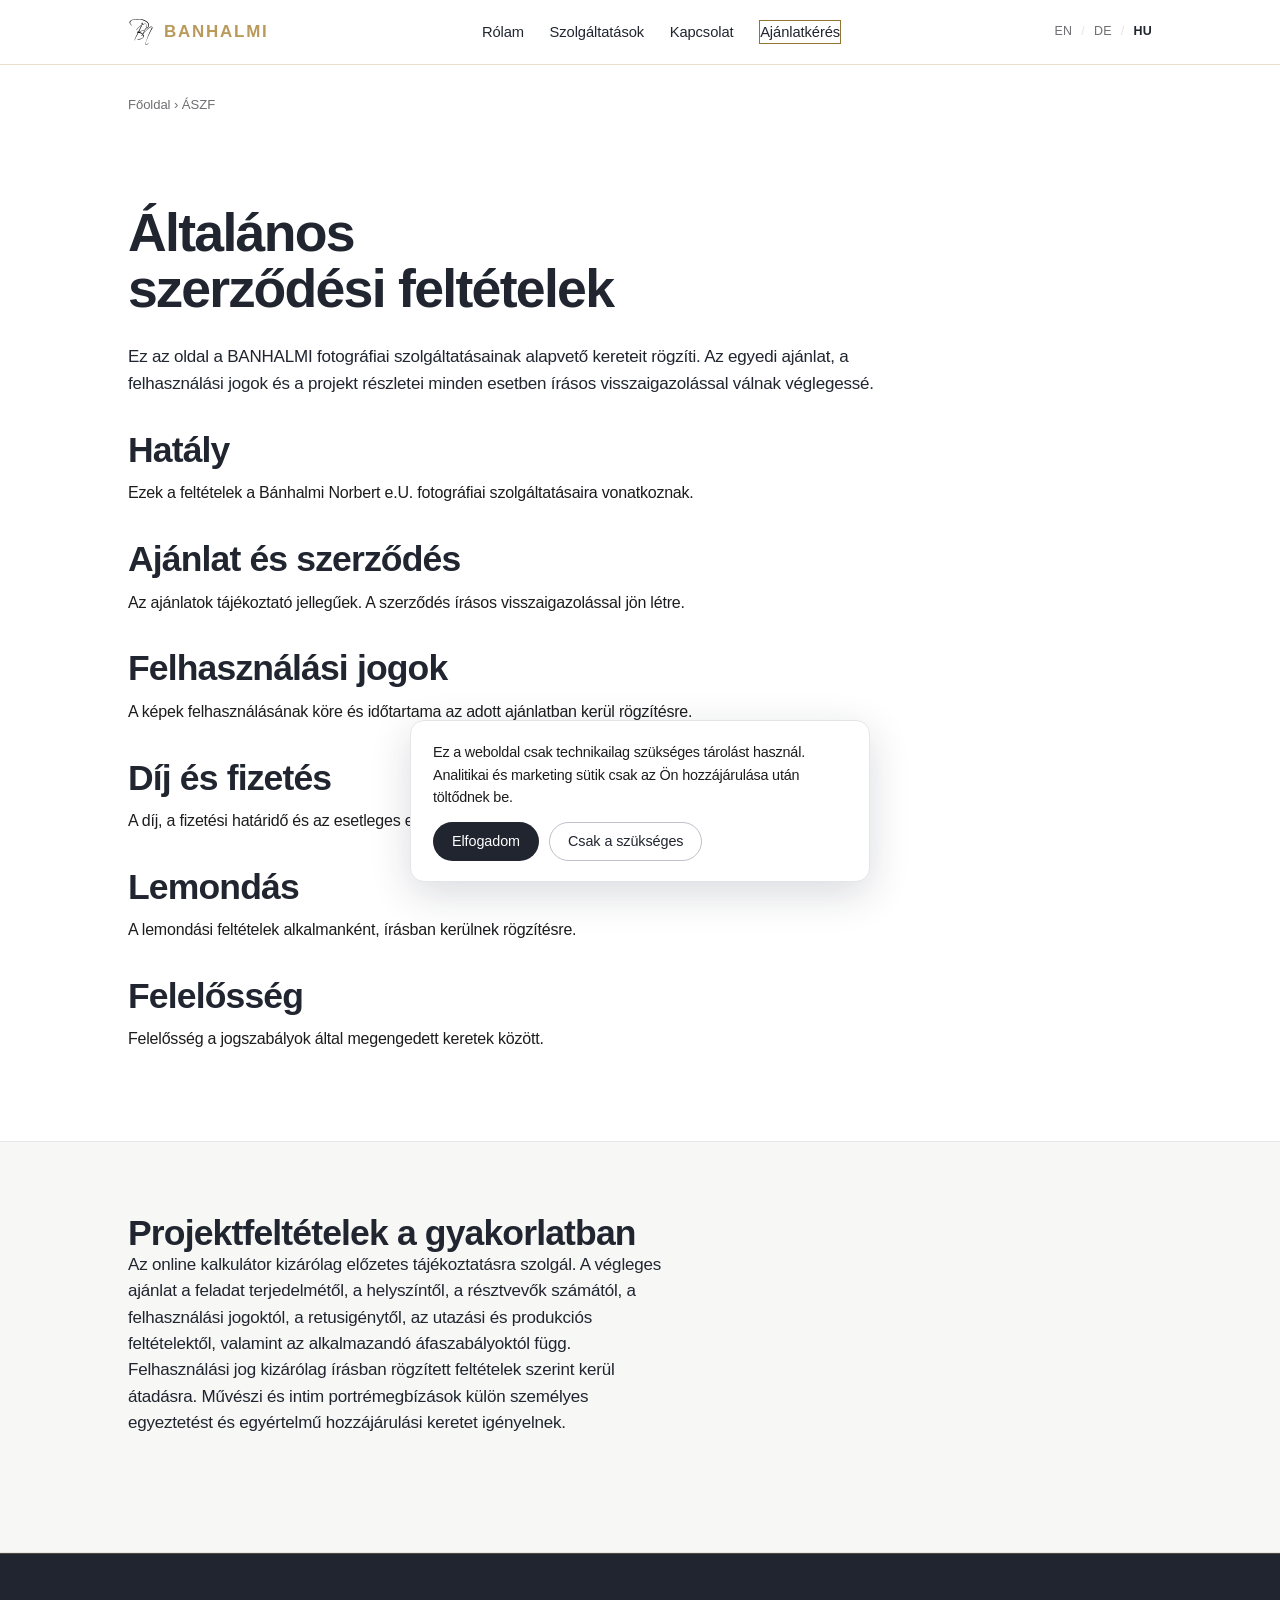
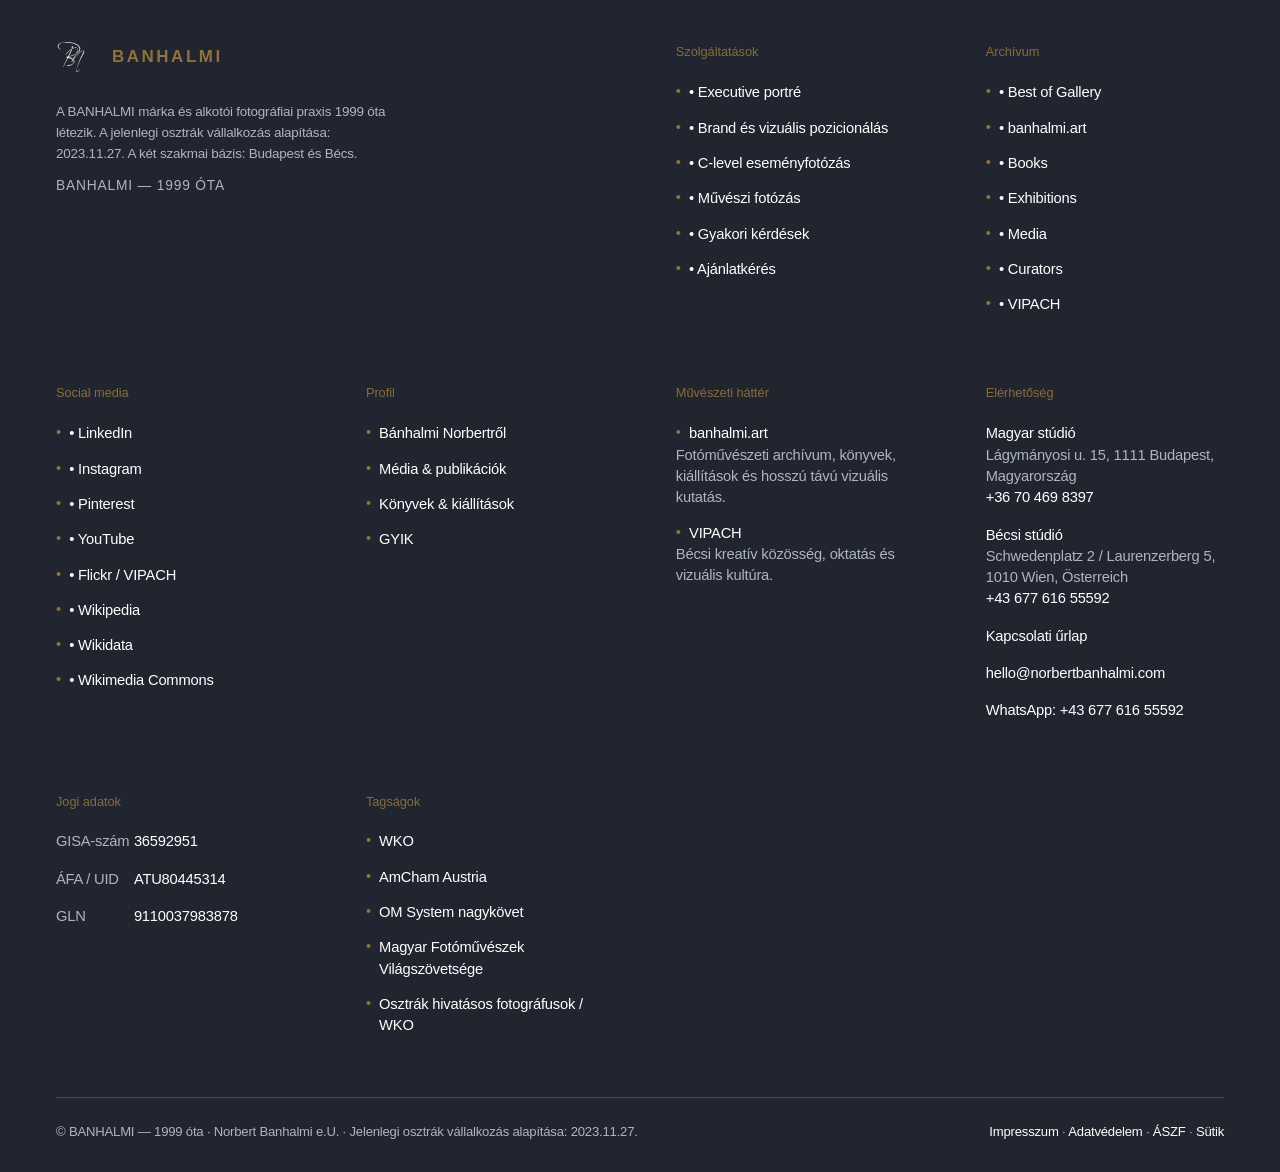
<file: aszf/index.html>
<!DOCTYPE html>

<html lang="hu">
<head>
<meta charset="utf-8"/>
<meta content="width=device-width, initial-scale=1" name="viewport"/>
<title>ÁSZF | Bánhalmi Norbert</title>
<meta content="Általános feltételek a BANHALMI fotográfiai szolgáltatásaihoz: ajánlat, felhasználási jog, fizetés, lemondás és visszaigazolás." name="description"/>
<link href="https://www.banhalminorbert.hu/aszf/" rel="canonical"/>
<meta content="website" property="og:type"/>
<meta content="ÁSZF | Bánhalmi Norbert" property="og:title"/>
<meta content="Általános szerződési feltételek ." property="og:description"/>
<meta content="https://www.banhalminorbert.hu/aszf/" property="og:url"/>
<meta content="hu_HU" property="og:locale"/>
<meta content="https://www.banhalminorbert.hu/assets/img/og/banhalmi-og.webp" property="og:image"/>
<meta content="1200" property="og:image:width"/>
<meta content="630" property="og:image:height"/>
<meta content="summary_large_image" name="twitter:card"/>
<meta content="https://www.banhalminorbert.hu/assets/img/og/banhalmi-og.webp" name="twitter:image"/>
<link href="https://www.norbertbanhalmi.com" rel="preconnect"/>







<meta content="#ffffff" name="theme-color"/>
<meta content="light" name="color-scheme"/>
<link href="../assets/css/style.css" rel="stylesheet"/>
<script type="application/ld+json">{
  "@context": "https://schema.org",
  "@type": "WebPage",
  "@id": "https://www.banhalminorbert.hu/aszf#webpage",
  "about": {
    "@id": "https://www.banhalmi.art/norbert-banhalmi#person"
  },
  "isPartOf": {
    "@id": "https://www.banhalminorbert.hu/#website"
  }
}</script>
<link href="https://www.banhalmi.art/norbert-banhalmi" rel="me"/>
<link href="https://www.banhalmi.art/" rel="me"/>
<link href="https://www.vipach.at/" rel="me"/>
<script data-schema="banhalmi-ecosystem" type="application/ld+json">{
  "@context": "https://schema.org",
  "@graph": [
    {
      "@type": "WebSite",
      "@id": "https://www.banhalmi.art/#artistic-archive",
      "name": "https://www.banhalmi.art/banhalmi.art",
      "url": "https://www.banhalmi.art/",
      "inLanguage": [
        "hu",
        "en",
        "de"
      ],
      "about": {
        "@id": "https://www.banhalmi.art/norbert-banhalmi#person"
      },
      "description": "Fotóművészeti archívum, könyvek, kiállítások és hosszú távú vizuális kutatás."
    },
    {
      "@type": "WebSite",
      "@id": "https://www.vipach.at/#community-platform",
      "name": "VIPACH",
      "url": "https://www.vipach.at/",
      "about": {
        "@id": "https://www.banhalmi.art/norbert-banhalmi#person"
      },
      "description": "Bécsi kreatív közösség, oktatás és vizuális kultúra."
    }
  ]
}</script>
<style>
/* Phase 13: clickable studio names in footer */
.site-footer .footer-studio-link{color:#fff;text-decoration:none;transition:color .25s ease,opacity .25s ease;}
.site-footer .footer-studio-link:hover,.site-footer .footer-studio-link:focus{color:var(--gold);opacity:.95;}
</style><meta content="ÁSZF | Bánhalmi Norbert" name="twitter:title"/><meta content="Általános szerződési feltételek ." name="twitter:description"/><link href="https://www.norbertbanhalmi.com/terms-conditions/" hreflang="en" rel="alternate"/><link href="https://www.banhalmi.at/terms-conditions/" hreflang="de-AT" rel="alternate"/><link href="https://www.banhalminorbert.hu/aszf/" hreflang="hu-HU" rel="alternate"/><link href="https://www.norbertbanhalmi.com/terms-conditions/" hreflang="x-default" rel="alternate"/>
<link href="/humans.txt" rel="author"/>
<link href="/llms.txt" rel="alternate" title="BANHALMI LLM summary" type="text/plain"/>
<link href="/llms-full.txt" rel="alternate" title="BANHALMI AI knowledge brief" type="text/plain"/>
<link href="/entity.jsonld" rel="alternate" title="BANHALMI entity graph" type="application/ld+json"/>
<link href="/entity-graph.json" rel="alternate" title="BANHALMI machine-readable entity graph" type="application/json"/>
<link href="/entity-graph.jsonld" rel="alternate" title="BANHALMI JSON-LD entity graph" type="application/ld+json"/>
<meta content="https://www.banhalminorbert.hu/assets/img/og/banhalmi-og.webp" property="og:image:secure_url"/><meta content="image/webp" property="og:image:type"/><meta content="Bánhalmi Norbert – executive portréművész és vizuális pozicionálási stratéga" property="og:image:alt"/><meta content="Bánhalmi Norbert – executive portréművész és vizuális pozicionálási stratéga" name="twitter:image:alt"/><link href="../assets/img/brand/favicon.svg" rel="icon" type="image/svg+xml"/><link href="../assets/img/brand/favicon.ico" rel="alternate icon" sizes="any"/><link href="../assets/img/brand/favicon-32x32.png" rel="icon" sizes="32x32" type="image/png"/><link href="../assets/img/brand/favicon-16x16.png" rel="icon" sizes="16x16" type="image/png"/><link href="../assets/img/brand/apple-touch-icon.png" rel="apple-touch-icon" sizes="180x180"/><link color="#000000" href="../assets/img/brand/safari-pinned-tab.svg" rel="mask-icon"/><link href="../site.webmanifest" rel="manifest"/></head>
<body>
<a class="skip-link" href="#main">Ugrás a tartalomra</a>
<script type="application/ld+json">{
  "@context": "https://schema.org",
  "@type": "BreadcrumbList",
  "itemListElement": [
    {
      "@type": "ListItem",
      "position": 1,
      "name": "Főoldal",
      "item": "https://www.banhalminorbert.hu/"
    },
    {
      "@type": "ListItem",
      "position": 2,
      "name": "ÁSZF",
      "item": "https://www.banhalminorbert.hu/aszf/"
    }
  ]
}</script><header class="site-header">
<div class="wrap">
<nav aria-label="Main" class="nav">
<a class="brand" href="/"><img alt="BANHALMI" class="brand-logo" decoding="async" height="26" loading="lazy" src="../assets/img/brand/banhalmi-logo-black-transparent.svg" title="BANHALMI" width="26"/><span class="brand-word">BANHALMI</span></a>
<ul class="nav-links"><li><a href="/rolam/">Rólam</a></li><li><a href="/#szolgaltatasok">Szolgáltatások</a></li><li><a href="/kapcsolat/">Kapcsolat</a></li><li><a class="nav-cta" href="/ajanlatkeres/">Ajánlatkérés</a></li></ul>
<div aria-label="Language" class="lang-switch"><a class="" href="../../terms-conditions/" hreflang="en">EN</a><span class="sep">/</span><a class="" href="https://www.banhalmi.at/" hreflang="de-AT">DE</a><span class="sep">/</span><a class="active" href="/aszf/" hreflang="hu-HU">HU</a></div>
<button aria-expanded="false" aria-label="Menü" class="menu-btn">
<span></span><span></span><span></span>
</button>
</nav>
</div>
</header>
<main id="main">
<div class="wrap"><nav aria-label="Breadcrumb" class="crumb"><a href="/">Főoldal</a> › ÁSZF</nav></div><section class="hero"><div class="wrap"><h1>Általános szerződési feltételek</h1>
<div class="legal" style="margin-top:28px">
<div class="-note">Ez az oldal a BANHALMI fotográfiai szolgáltatásainak alapvető kereteit rögzíti. Az egyedi ajánlat, a felhasználási jogok és a projekt részletei minden esetben írásos visszaigazolással válnak véglegessé.</div>
<h2>Hatály</h2><p>Ezek a feltételek a Bánhalmi Norbert e.U. fotográfiai szolgáltatásaira vonatkoznak.</p><h2>Ajánlat és szerződés</h2><p>Az ajánlatok tájékoztató jellegűek. A szerződés írásos visszaigazolással jön létre.</p><h2>Felhasználási jogok</h2><p>A képek felhasználásának köre és időtartama az adott ajánlatban kerül rögzítésre.</p><h2>Díj és fizetés</h2><p>A díj, a fizetési határidő és az esetleges előleg projektenként kerül megállapításra.</p><h2>Lemondás</h2><p>A lemondási feltételek alkalmanként, írásban kerülnek rögzítésre.</p><h2>Felelősség</h2><p>Felelősség a jogszabályok által megengedett keretek között.</p></div></div></section>
<section class="section-band terms-expanded"><div class="wrap"><div class="section-head reveal"><h2>Projektfeltételek a gyakorlatban</h2><p>Az online kalkulátor kizárólag előzetes tájékoztatásra szolgál. A végleges ajánlat a feladat terjedelmétől, a helyszíntől, a résztvevők számától, a felhasználási jogoktól, a retusigénytől, az utazási és produkciós feltételektől, valamint az alkalmazandó áfaszabályoktól függ. Felhasználási jog kizárólag írásban rögzített feltételek szerint kerül átadásra. Művészi és intim portrémegbízások külön személyes egyeztetést és egyértelmű hozzájárulási keretet igényelnek.</p></div></div></section></main>
<footer class="site-footer">
<div class="wrap">
<div class="footer-grid">
<div class="footer-brand-col">
<a class="brand" href="/"><img alt="BANHALMI" class="brand-logo" decoding="async" height="26" loading="lazy" src="../assets/img/brand/banhalmi-logo-black-transparent.svg" title="BANHALMI" width="26"/><span class="brand-word">BANHALMI</span></a>
<p class="footer-entity">A BANHALMI márka és alkotói fotográfiai praxis 1999 óta létezik. A jelenlegi osztrák vállalkozás alapítása: 2023.11.27. A két szakmai bázis: Budapest és Bécs.<span class="footer-since">BANHALMI — 1999 óta</span></p>
</div><div><h4>Szolgáltatások</h4><ul><li><a href="/headshot-fotozas/">• Executive portré</a></li><li><a href="/brand-fotozas/">• Brand és vizuális pozicionálás</a></li><li><a href="/rendezvenyfotozas/">• C-level eseményfotózás</a></li><li><a href="/fine-art/">• Művészi fotózás</a></li><li><a href="/gyik/">• Gyakori kérdések</a></li><li><a href="/ajanlatkeres/">• Ajánlatkérés</a></li></ul></div><div><h4>Archívum</h4><ul><li><a href="https://www.banhalmi.art/#gallery">• Best of Gallery</a></li><li><a href="https://www.banhalmi.art">• banhalmi.art</a></li><li><a href="https://banhalmi.art/konyveim">• Books</a></li><li><a href="https://www.banhalmi.art/fotokiallitasok">• Exhibitions</a></li><li><a href="https://www.banhalmi.art/mediamegjelenesek">• Media</a></li><li><a href="https://www.banhalmi.art/curators">• Curators</a></li><li><a href="https://www.vipach.at/">• VIPACH</a></li></ul></div><div><h4>Social media</h4><ul><li><a href="https://www.linkedin.com/in/norbertbanhalmi/">• LinkedIn</a></li><li><a href="https://www.instagram.com/norbert.banhalmi/">• Instagram</a></li><li><a href="https://hu.pinterest.com/norbertbanhalmi/">• Pinterest</a></li><li><a href="https://www.youtube.com/playlist?list=PLwsdxt-KFeDgsRO_a_fSUTJ3RZvivWRgr">• YouTube</a></li><li><a href="https://www.flickr.com/photos/vipach/albums">• Flickr / VIPACH</a></li><li><a href="https://hu.wikipedia.org/wiki/B%C3%A1nhalmi_Norbert">• Wikipedia</a></li><li><a href="https://www.wikidata.org/wiki/Q56391118">• Wikidata</a></li><li><a href="https://commons.wikimedia.org/wiki/File:Norbert-Banhalmi-self-portrait.jpg">• Wikimedia Commons</a></li></ul></div>
<div><h4>Profil</h4><ul><li><a href="/rolam/">Bánhalmi Norbertről</a></li><li><a href="/media-megjelenesek/">Média &amp; publikációk</a></li><li><a href="/konyvek-kiallitasok/">Könyvek &amp; kiállítások</a></li><li><a href="/gyik/">GYIK</a></li></ul></div>
<div data-ecosystem-footer="banhalmi-art"><h4>Művészeti háttér</h4><ul><li><a href="https://www.banhalmi.art" rel="me">banhalmi.art</a><br/><span>Fotóművészeti archívum, könyvek, kiállítások és hosszú távú vizuális kutatás.</span></li><li><a href="https://www.vipach.at/" rel="me">VIPACH</a><br/><span>Bécsi kreatív közösség, oktatás és vizuális kultúra.</span></li></ul></div>
<div><h4>Elérhetőség</h4><ul class="footer-contact-list">
<li><strong>Magyar stúdió</strong><br/>Lágymányosi u. 15, 1111 Budapest, Magyarország<br/><a href="tel:+36704698397">+36 70 469 8397</a></li>
<li><strong><a class="footer-studio-link" href="https://maps.app.goo.gl/QsMeDA8Bgq5yKxAo8">Bécsi stúdió</a></strong><br/>Schwedenplatz 2 / Laurenzerberg 5, 1010 Wien, Österreich<br/><a href="tel:+4367761655592">+43 677 616 55592</a></li>
<li><a href="/kapcsolat/">Kapcsolati űrlap</a></li>
<li><a href="mailto:hello@norbertbanhalmi.com">hello@norbertbanhalmi.com</a></li>
<li><a href="https://wa.me/4367761655592">WhatsApp: +43 677 616 55592</a></li>
</ul></div>
<div><h4>Jogi adatok</h4><ul class="footer-legal-list"><li><span>GISA-szám</span> <strong>36592951</strong></li><li><span>ÁFA / UID</span> <strong>ATU80445314</strong></li><li><span>GLN</span> <strong>9110037983878</strong></li></ul></div>
<div><h4>Tagságok</h4><ul><li><a href="https://firmen.wko.at/norbert-banhalmi-executive-portr%C3%A4t-und-visuelle-positionieru/wien/?firmaid=12bd142c-5fcf-4457-9a90-47fbff162b40&amp;standortid=1&amp;standortname=wien%20%28bundesland%29&amp;suchbegriff=norbert%20banhalmi%20executive%20portr%C3%A4t%20und%20visuelle%20positionieru" rel="me">WKO</a></li><li><a href="https://amcham.at/yearbook-2026/#members" rel="me">AmCham Austria</a></li><li><a href="https://www.milcclub.com/ambassadors" rel="me">OM System nagykövet</a></li><li><a href="https://www.mfvsz.com/" rel="me">Magyar Fotóművészek Világszövetsége</a></li><li><a href="https://www.wko.at/oe/gewerbe-handwerk/berufsfotografie/start" rel="me">Osztrák hivatásos fotográfusok / WKO</a></li></ul></div>
</div>
<div class="footer-bottom">
<span>© BANHALMI — 1999 óta · Norbert Banhalmi e.U. · Jelenlegi osztrák vállalkozás alapítása: 2023.11.27.</span>
<span><a href="/impresszum/">Impresszum</a> · <a href="/adatvedelem/">Adatvédelem</a> · <a href="/aszf/">ÁSZF</a> · <a href="/suti-szabalyzat/">Sütik</a></span>
</div>
</div>
</footer>
<div aria-label="Sütik" aria-live="polite" class="cookie" role="dialog">
<p>Ez a weboldal csak technikailag szükséges tárolást használ. Analitikai és marketing sütik csak az Ön hozzájárulása után töltődnek be.</p>
<div class="cookie-actions">
<button class="btn btn-primary" data-accept="">Elfogadom</button>
<button class="btn btn-ghost" data-decline="">Csak a szükséges</button>
</div>
</div>
<script defer="" src="../assets/js/main.js"></script>
</body>
</html>
</file>
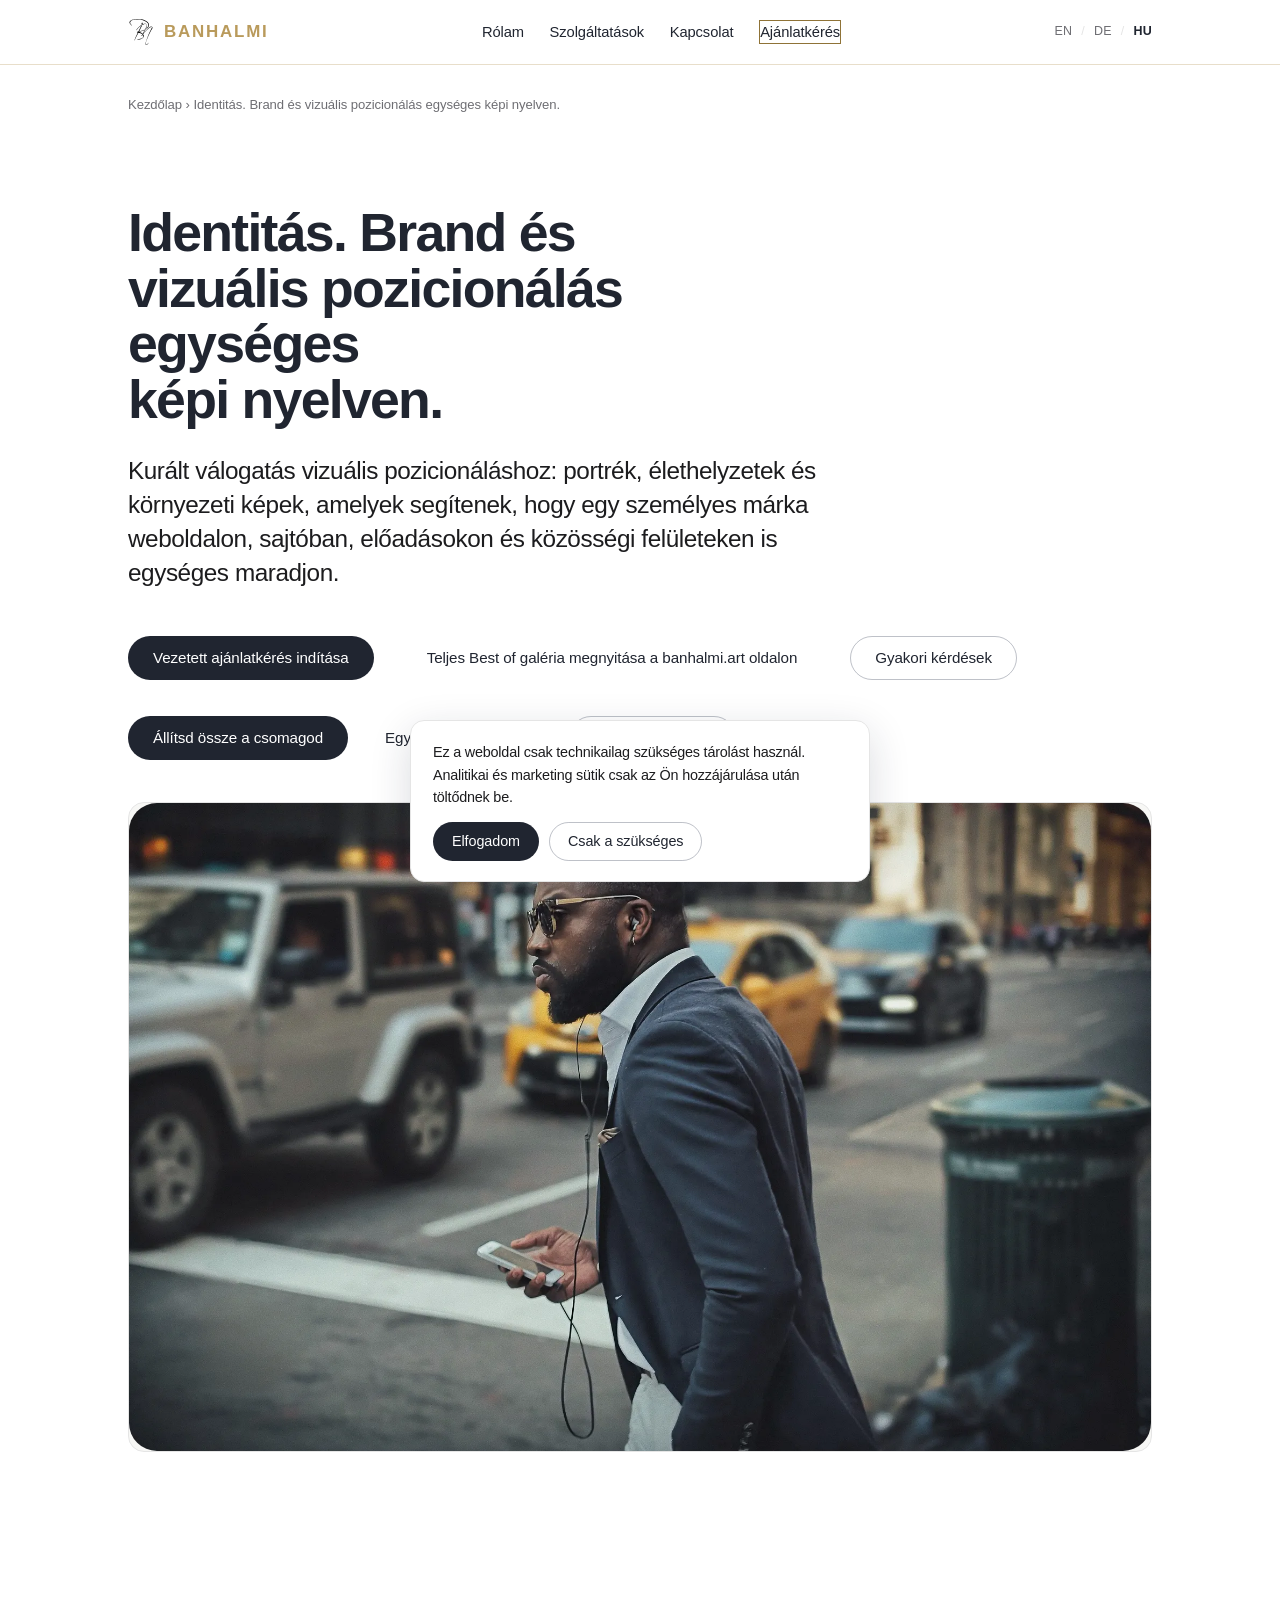
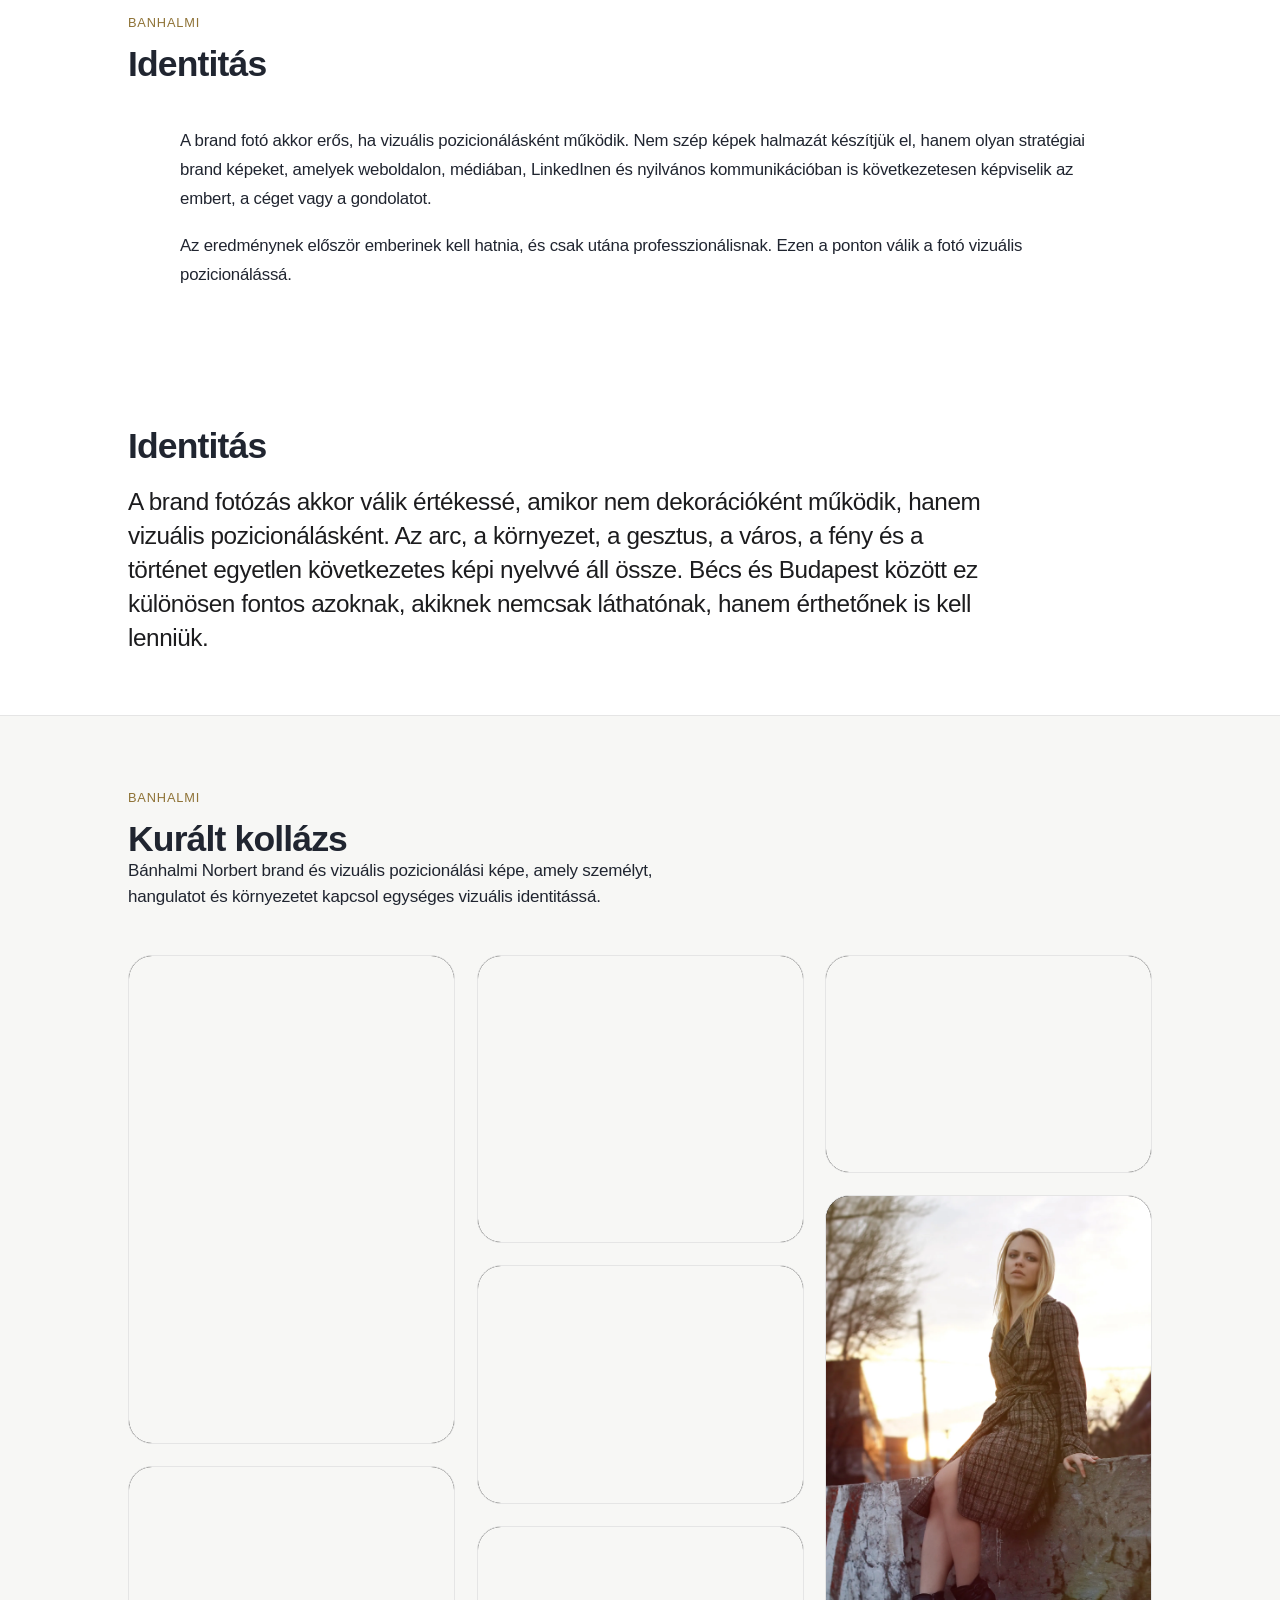
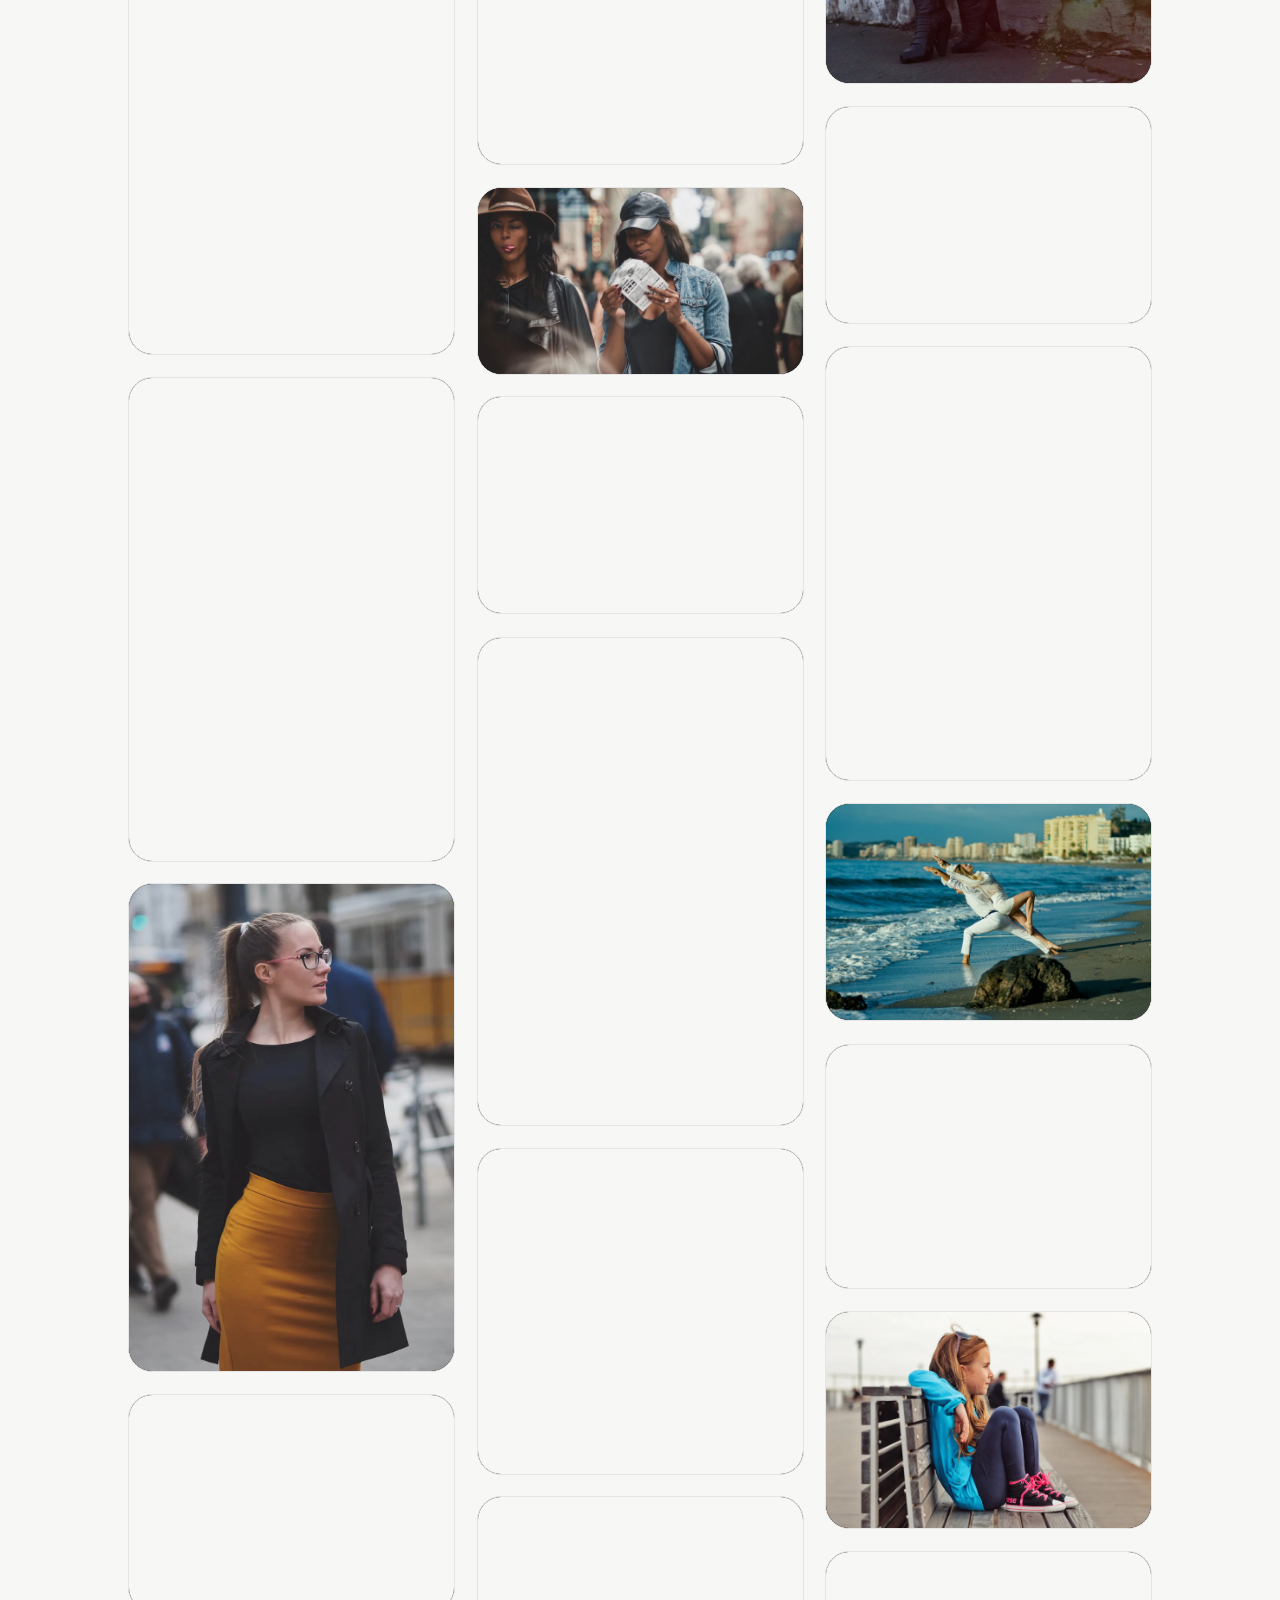
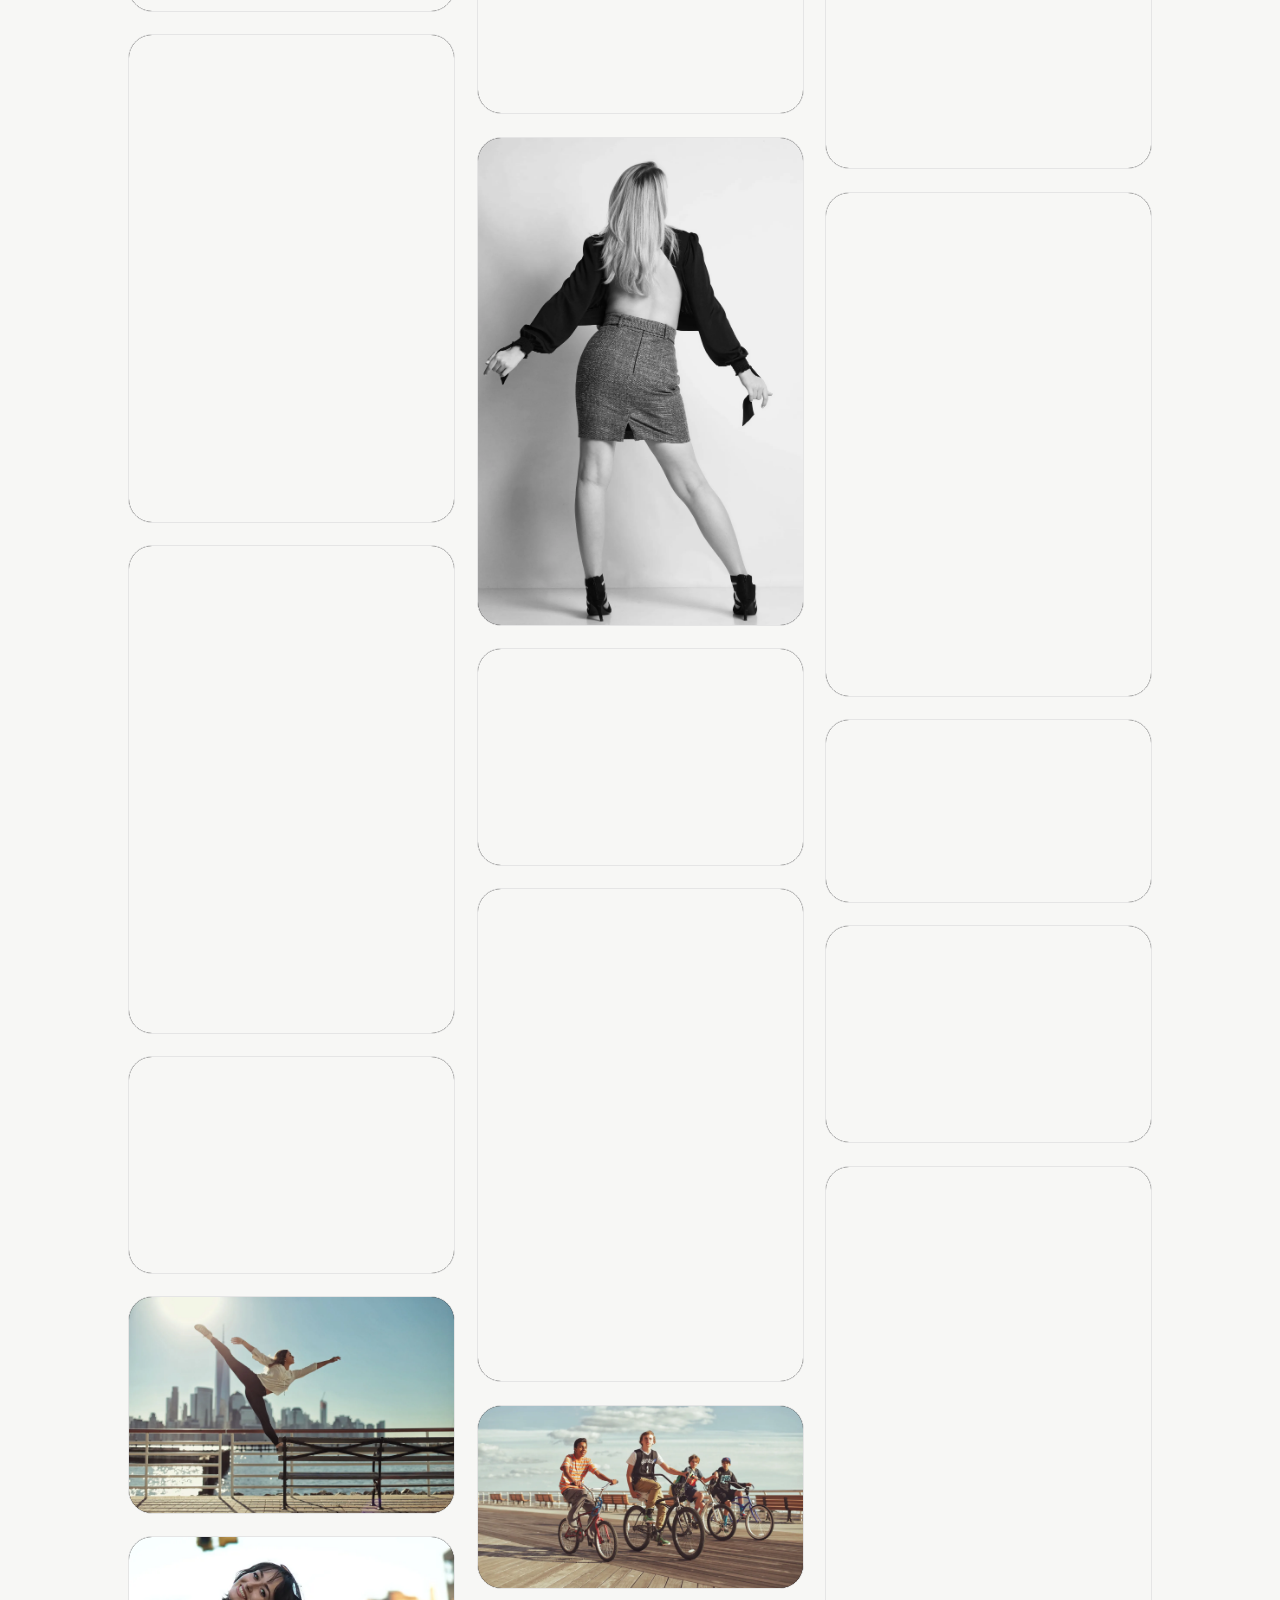
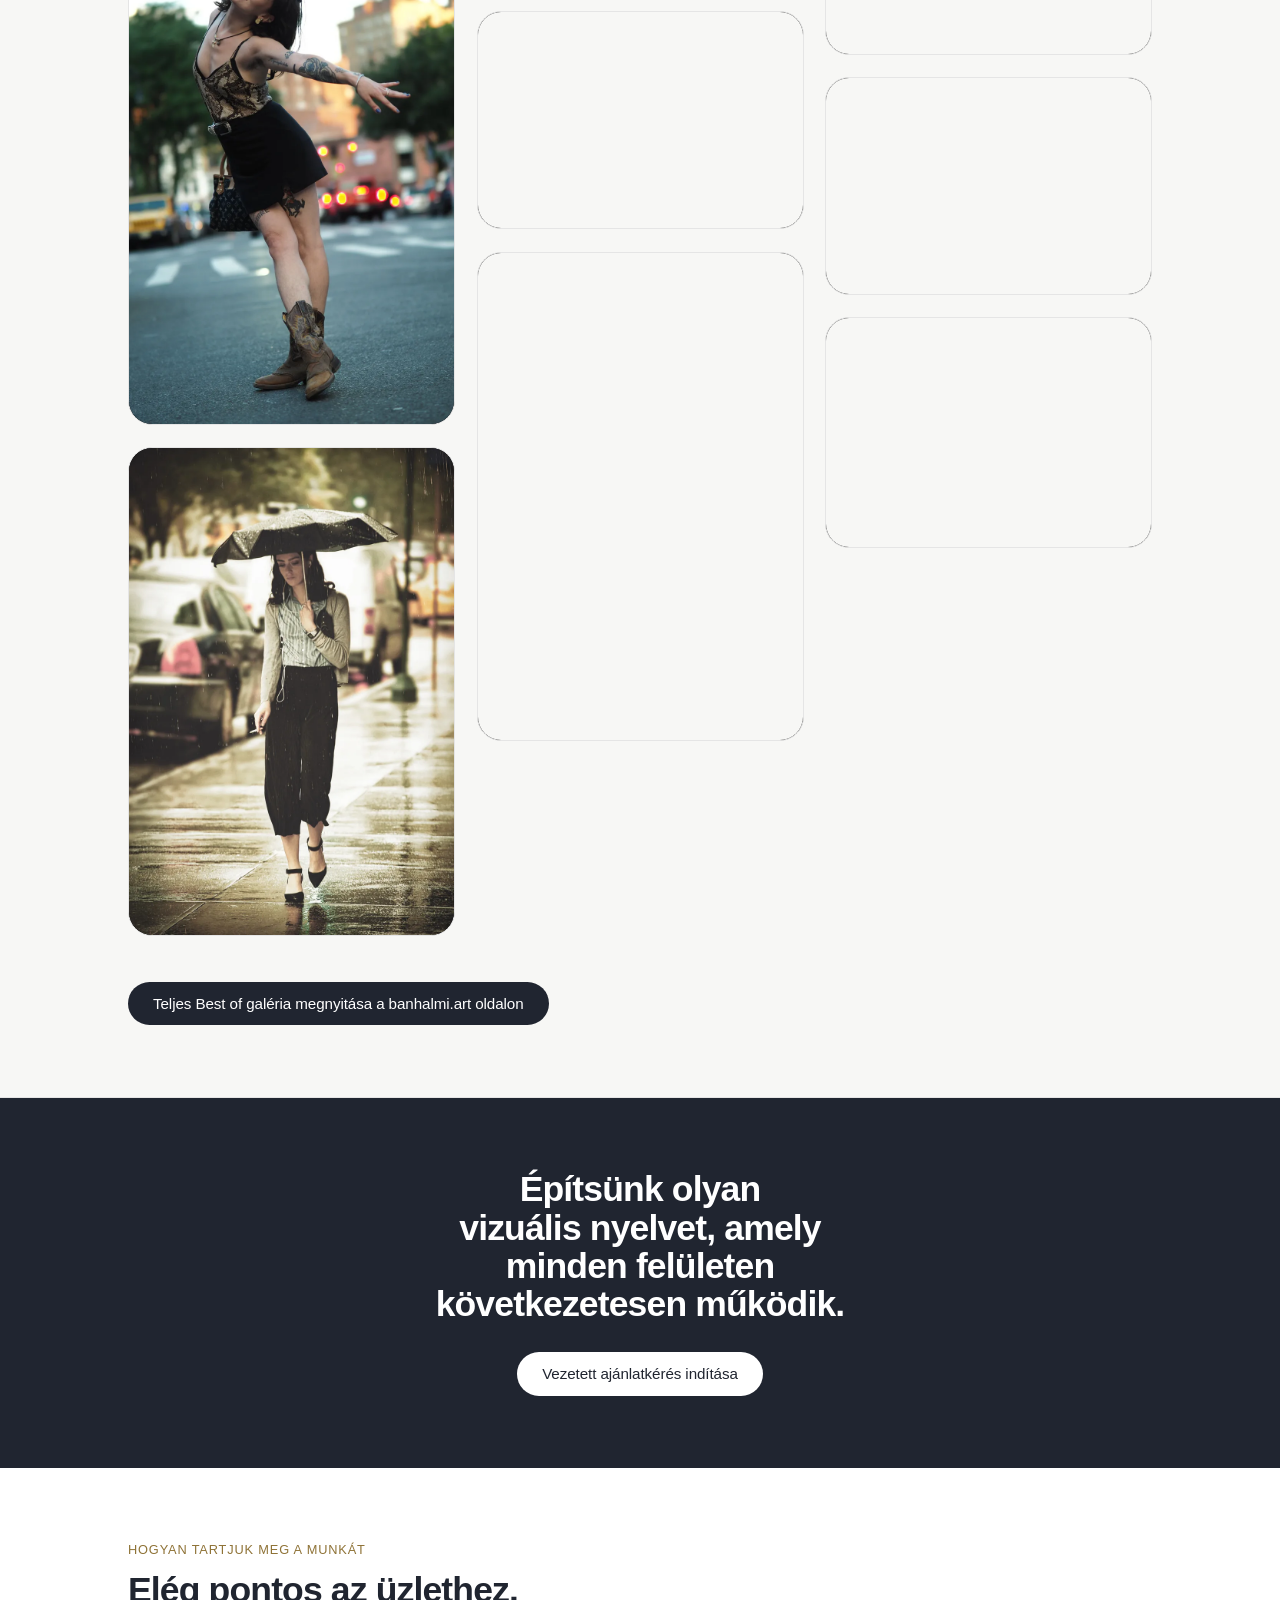
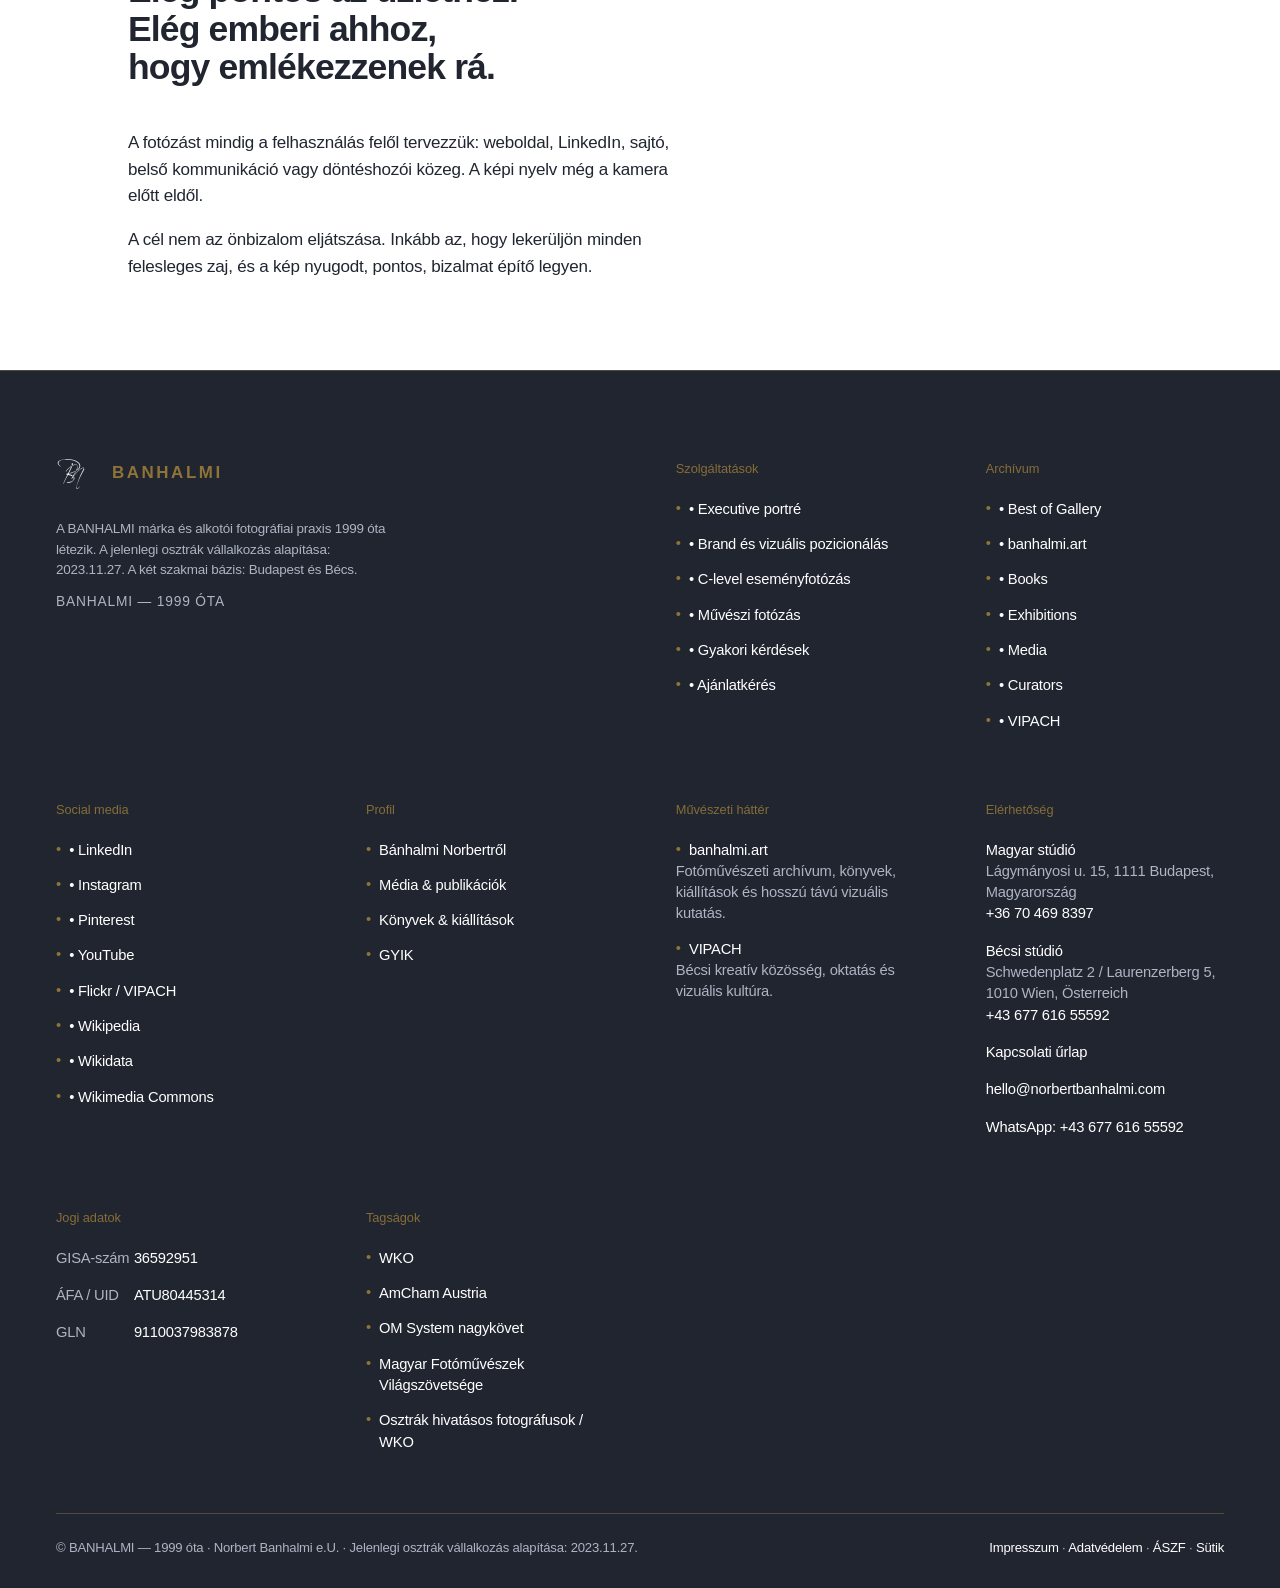
<file: brand-fotozas/index.html>
<!DOCTYPE html>

<html lang="hu">
<head>
<meta charset="utf-8"/>
<meta content="width=device-width, initial-scale=1" name="viewport"/>
<title>Brand pozicionáló fotózás és stratégiai vizuális képek | Bécs–Budapest</title>
<meta content="Stratégiai brand fotózás és vizuális pozicionálás alapítóknak, cégeknek és személyes márkáknak Bécs, Budapest, DACH és nemzetközi piacok felé." name="description"/>
<link href="https://www.banhalminorbert.hu/brand-fotozas/" rel="canonical"/>
<meta content="website" property="og:type"/>
<meta content="Brand pozicionáló fotózás és stratégiai vizuális képek | Bécs–Budapest" property="og:title"/>
<meta content="Stratégiai brand fotózás és vizuális pozicionálás alapítóknak, cégeknek és személyes márkáknak Bécs, Budapest, DACH és nemzetközi piacok felé." property="og:description"/>
<meta content="https://www.banhalminorbert.hu/brand-fotozas/" property="og:url"/>
<meta content="hu_HU" property="og:locale"/>
<meta content="https://www.banhalminorbert.hu/assets/img/og/banhalmi-og.webp" property="og:image"/>
<meta content="1200" property="og:image:width"/>
<meta content="630" property="og:image:height"/>
<meta content="summary_large_image" name="twitter:card"/>
<meta content="https://www.banhalminorbert.hu/assets/img/og/banhalmi-og.webp" name="twitter:image"/>
<link href="https://www.norbertbanhalmi.com" rel="preconnect"/>







<meta content="#ffffff" name="theme-color"/>
<meta content="light" name="color-scheme"/>
<link href="../assets/css/style.css" rel="stylesheet"/>
<script type="application/ld+json">{
  "@context": "https://schema.org",
  "@type": "WebPage",
  "@id": "https://www.banhalminorbert.hu/brand-fotozas#webpage",
  "about": {
    "@id": "https://www.banhalmi.art/norbert-banhalmi#person"
  },
  "isPartOf": {
    "@id": "https://www.banhalminorbert.hu/#website"
  }
}</script>
<link href="https://www.banhalmi.art/norbert-banhalmi" rel="me"/>
<link href="https://www.banhalmi.art/" rel="me"/>
<link href="https://www.vipach.at/" rel="me"/>
<script data-schema="banhalmi-ecosystem" type="application/ld+json">{
  "@context": "https://schema.org",
  "@graph": [
    {
      "@type": "WebSite",
      "@id": "https://www.banhalmi.art/#artistic-archive",
      "name": "https://www.banhalmi.art/banhalmi.art",
      "url": "https://www.banhalmi.art/",
      "inLanguage": [
        "hu",
        "en",
        "de"
      ],
      "about": {
        "@id": "https://www.banhalmi.art/norbert-banhalmi#person"
      },
      "description": "Fotóművészeti archívum, könyvek, kiállítások és hosszú távú vizuális kutatás."
    },
    {
      "@type": "WebSite",
      "@id": "https://www.vipach.at/#community-platform",
      "name": "VIPACH",
      "url": "https://www.vipach.at/",
      "about": {
        "@id": "https://www.banhalmi.art/norbert-banhalmi#person"
      },
      "description": "Bécsi kreatív közösség, oktatás és vizuális kultúra."
    }
  ]
}</script>
<style>
/* Phase 13: clickable studio names in footer */
.site-footer .footer-studio-link{color:#fff;text-decoration:none;transition:color .25s ease,opacity .25s ease;}
.site-footer .footer-studio-link:hover,.site-footer .footer-studio-link:focus{color:var(--gold);opacity:.95;}
</style>
<meta content="Brand pozicionáló fotózás és stratégiai vizuális képek | Bécs–Budapest" name="twitter:title"/><meta content="Stratégiai brand fotózás és vizuális pozicionálás alapítóknak, cégeknek és személyes márkáknak Bécs, Budapest, DACH és nemzetközi piacok felé." name="twitter:description"/><link href="https://www.norbertbanhalmi.com/lifestyle/" hreflang="en" rel="alternate"/><link href="https://www.banhalmi.at/lifestyle/" hreflang="de-AT" rel="alternate"/><link href="https://www.banhalminorbert.hu/brand-fotozas/" hreflang="hu-HU" rel="alternate"/><link href="https://www.norbertbanhalmi.com/lifestyle/" hreflang="x-default" rel="alternate"/>
<link href="/humans.txt" rel="author"/>
<link href="/llms.txt" rel="alternate" title="BANHALMI LLM summary" type="text/plain"/>
<link href="/llms-full.txt" rel="alternate" title="BANHALMI AI knowledge brief" type="text/plain"/>
<link href="/entity.jsonld" rel="alternate" title="BANHALMI entity graph" type="application/ld+json"/>
<link href="/entity-graph.json" rel="alternate" title="BANHALMI machine-readable entity graph" type="application/json"/>
<link href="/entity-graph.jsonld" rel="alternate" title="BANHALMI JSON-LD entity graph" type="application/ld+json"/>
<script data-schema="production-v2-collage-gallery" type="application/ld+json">{
  "@context": "https://schema.org",
  "@graph": [
    {
      "@type": "ImageGallery",
      "@id": "https://www.banhalminorbert.hu/brand-fotozas/#collage-gallery",
      "name": "Kurált kollázs",
      "url": "https://www.banhalminorbert.hu/brand-fotozas/",
      "inLanguage": "hu",
      "sameAs": "https://www.banhalmi.art/#gallery",
      "hasPart": [
        {
          "@type": "ImageObject",
          "@id": "https://www.banhalminorbert.hu/assets/img/brand/gallery/brand-gallery-01.webp#image",
          "contentUrl": "https://www.banhalminorbert.hu/assets/img/brand/gallery/brand-gallery-01.webp",
          "width": 1365,
          "height": 2048,
          "name": "Bánhalmi Norbert brand és vizuális pozicionálási képe, amely személyt, hangulatot és környezetet kapcsol egységes vizuális identitássá.",
          "description": "Bánhalmi Norbert brand és vizuális pozicionálási képe, amely személyt, hangulatot és környezetet kapcsol egységes vizuális identitássá.",
          "creator": {
            "@id": "https://www.banhalmi.art/norbert-banhalmi#person"
          },
          "copyrightNotice": "© BANHALMI / Norbert Banhalmi"
        },
        {
          "@type": "ImageObject",
          "@id": "https://www.banhalminorbert.hu/assets/img/brand/gallery/brand-gallery-02.webp#image",
          "contentUrl": "https://www.banhalminorbert.hu/assets/img/brand/gallery/brand-gallery-02.webp",
          "width": 1500,
          "height": 2250,
          "name": "Bánhalmi Norbert brand és vizuális pozicionálási képe, amely személyt, hangulatot és környezetet kapcsol egységes vizuális identitássá.",
          "description": "Bánhalmi Norbert brand és vizuális pozicionálási képe, amely személyt, hangulatot és környezetet kapcsol egységes vizuális identitássá.",
          "creator": {
            "@id": "https://www.banhalmi.art/norbert-banhalmi#person"
          },
          "copyrightNotice": "© BANHALMI / Norbert Banhalmi"
        },
        {
          "@type": "ImageObject",
          "@id": "https://www.banhalminorbert.hu/assets/img/brand/gallery/brand-gallery-03.webp#image",
          "contentUrl": "https://www.banhalminorbert.hu/assets/img/brand/gallery/brand-gallery-03.webp",
          "width": 846,
          "height": 1258,
          "name": "Bánhalmi Norbert brand és vizuális pozicionálási képe, amely személyt, hangulatot és környezetet kapcsol egységes vizuális identitássá.",
          "description": "Bánhalmi Norbert brand és vizuális pozicionálási képe, amely személyt, hangulatot és környezetet kapcsol egységes vizuális identitássá.",
          "creator": {
            "@id": "https://www.banhalmi.art/norbert-banhalmi#person"
          },
          "copyrightNotice": "© BANHALMI / Norbert Banhalmi"
        },
        {
          "@type": "ImageObject",
          "@id": "https://www.banhalminorbert.hu/assets/img/brand/gallery/brand-gallery-04.webp#image",
          "contentUrl": "https://www.banhalminorbert.hu/assets/img/brand/gallery/brand-gallery-04.webp",
          "width": 846,
          "height": 1268,
          "name": "Bánhalmi Norbert brand és vizuális pozicionálási képe, amely személyt, hangulatot és környezetet kapcsol egységes vizuális identitássá.",
          "description": "Bánhalmi Norbert brand és vizuális pozicionálási képe, amely személyt, hangulatot és környezetet kapcsol egységes vizuális identitássá.",
          "creator": {
            "@id": "https://www.banhalmi.art/norbert-banhalmi#person"
          },
          "copyrightNotice": "© BANHALMI / Norbert Banhalmi"
        },
        {
          "@type": "ImageObject",
          "@id": "https://www.banhalminorbert.hu/assets/img/brand/gallery/brand-gallery-05.webp#image",
          "contentUrl": "https://www.banhalminorbert.hu/assets/img/brand/gallery/brand-gallery-05.webp",
          "width": 846,
          "height": 564,
          "name": "Bánhalmi Norbert brand és vizuális pozicionálási képe, amely személyt, hangulatot és környezetet kapcsol egységes vizuális identitássá.",
          "description": "Bánhalmi Norbert brand és vizuális pozicionálási képe, amely személyt, hangulatot és környezetet kapcsol egységes vizuális identitássá.",
          "creator": {
            "@id": "https://www.banhalmi.art/norbert-banhalmi#person"
          },
          "copyrightNotice": "© BANHALMI / Norbert Banhalmi"
        },
        {
          "@type": "ImageObject",
          "@id": "https://www.banhalminorbert.hu/assets/img/brand/gallery/brand-gallery-06.webp#image",
          "contentUrl": "https://www.banhalminorbert.hu/assets/img/brand/gallery/brand-gallery-06.webp",
          "width": 846,
          "height": 1268,
          "name": "Bánhalmi Norbert brand és vizuális pozicionálási képe, amely személyt, hangulatot és környezetet kapcsol egységes vizuális identitássá.",
          "description": "Bánhalmi Norbert brand és vizuális pozicionálási képe, amely személyt, hangulatot és környezetet kapcsol egységes vizuális identitássá.",
          "creator": {
            "@id": "https://www.banhalmi.art/norbert-banhalmi#person"
          },
          "copyrightNotice": "© BANHALMI / Norbert Banhalmi"
        },
        {
          "@type": "ImageObject",
          "@id": "https://www.banhalminorbert.hu/assets/img/brand/gallery/brand-gallery-07.webp#image",
          "contentUrl": "https://www.banhalminorbert.hu/assets/img/brand/gallery/brand-gallery-07.webp",
          "width": 846,
          "height": 1268,
          "name": "Bánhalmi Norbert brand és vizuális pozicionálási képe, amely személyt, hangulatot és környezetet kapcsol egységes vizuális identitássá.",
          "description": "Bánhalmi Norbert brand és vizuális pozicionálási képe, amely személyt, hangulatot és környezetet kapcsol egységes vizuális identitássá.",
          "creator": {
            "@id": "https://www.banhalmi.art/norbert-banhalmi#person"
          },
          "copyrightNotice": "© BANHALMI / Norbert Banhalmi"
        },
        {
          "@type": "ImageObject",
          "@id": "https://www.banhalminorbert.hu/assets/img/brand/gallery/brand-gallery-08.webp#image",
          "contentUrl": "https://www.banhalminorbert.hu/assets/img/brand/gallery/brand-gallery-08.webp",
          "width": 846,
          "height": 564,
          "name": "Bánhalmi Norbert brand és vizuális pozicionálási képe, amely személyt, hangulatot és környezetet kapcsol egységes vizuális identitássá.",
          "description": "Bánhalmi Norbert brand és vizuális pozicionálási képe, amely személyt, hangulatot és környezetet kapcsol egységes vizuális identitássá.",
          "creator": {
            "@id": "https://www.banhalmi.art/norbert-banhalmi#person"
          },
          "copyrightNotice": "© BANHALMI / Norbert Banhalmi"
        },
        {
          "@type": "ImageObject",
          "@id": "https://www.banhalminorbert.hu/assets/img/brand/gallery/brand-gallery-09.webp#image",
          "contentUrl": "https://www.banhalminorbert.hu/assets/img/brand/gallery/brand-gallery-09.webp",
          "width": 1500,
          "height": 1000,
          "name": "Bánhalmi Norbert brand és vizuális pozicionálási képe, amely személyt, hangulatot és környezetet kapcsol egységes vizuális identitássá.",
          "description": "Bánhalmi Norbert brand és vizuális pozicionálási képe, amely személyt, hangulatot és környezetet kapcsol egységes vizuális identitássá.",
          "creator": {
            "@id": "https://www.banhalmi.art/norbert-banhalmi#person"
          },
          "copyrightNotice": "© BANHALMI / Norbert Banhalmi"
        },
        {
          "@type": "ImageObject",
          "@id": "https://www.banhalminorbert.hu/assets/img/brand/gallery/brand-gallery-10.webp#image",
          "contentUrl": "https://www.banhalminorbert.hu/assets/img/brand/gallery/brand-gallery-10.webp",
          "width": 846,
          "height": 1268,
          "name": "Bánhalmi Norbert brand és vizuális pozicionálási képe, amely személyt, hangulatot és környezetet kapcsol egységes vizuális identitássá.",
          "description": "Bánhalmi Norbert brand és vizuális pozicionálási képe, amely személyt, hangulatot és környezetet kapcsol egységes vizuális identitássá.",
          "creator": {
            "@id": "https://www.banhalmi.art/norbert-banhalmi#person"
          },
          "copyrightNotice": "© BANHALMI / Norbert Banhalmi"
        },
        {
          "@type": "ImageObject",
          "@id": "https://www.banhalminorbert.hu/assets/img/brand/gallery/brand-gallery-11.webp#image",
          "contentUrl": "https://www.banhalminorbert.hu/assets/img/brand/gallery/brand-gallery-11.webp",
          "width": 846,
          "height": 1268,
          "name": "Bánhalmi Norbert brand és vizuális pozicionálási képe, amely személyt, hangulatot és környezetet kapcsol egységes vizuális identitássá.",
          "description": "Bánhalmi Norbert brand és vizuális pozicionálási képe, amely személyt, hangulatot és környezetet kapcsol egységes vizuális identitássá.",
          "creator": {
            "@id": "https://www.banhalmi.art/norbert-banhalmi#person"
          },
          "copyrightNotice": "© BANHALMI / Norbert Banhalmi"
        },
        {
          "@type": "ImageObject",
          "@id": "https://www.banhalminorbert.hu/assets/img/brand/gallery/brand-gallery-12.webp#image",
          "contentUrl": "https://www.banhalminorbert.hu/assets/img/brand/gallery/brand-gallery-12.webp",
          "width": 1088,
          "height": 960,
          "name": "Bánhalmi Norbert brand és vizuális pozicionálási képe, amely személyt, hangulatot és környezetet kapcsol egységes vizuális identitássá.",
          "description": "Bánhalmi Norbert brand és vizuális pozicionálási képe, amely személyt, hangulatot és környezetet kapcsol egységes vizuális identitássá.",
          "creator": {
            "@id": "https://www.banhalmi.art/norbert-banhalmi#person"
          },
          "copyrightNotice": "© BANHALMI / Norbert Banhalmi"
        },
        {
          "@type": "ImageObject",
          "@id": "https://www.banhalminorbert.hu/assets/img/brand/gallery/brand-gallery-13.webp#image",
          "contentUrl": "https://www.banhalminorbert.hu/assets/img/brand/gallery/brand-gallery-13.webp",
          "width": 1184,
          "height": 864,
          "name": "Bánhalmi Norbert brand és vizuális pozicionálási képe, amely személyt, hangulatot és környezetet kapcsol egységes vizuális identitássá.",
          "description": "Bánhalmi Norbert brand és vizuális pozicionálási képe, amely személyt, hangulatot és környezetet kapcsol egységes vizuális identitássá.",
          "creator": {
            "@id": "https://www.banhalmi.art/norbert-banhalmi#person"
          },
          "copyrightNotice": "© BANHALMI / Norbert Banhalmi"
        },
        {
          "@type": "ImageObject",
          "@id": "https://www.banhalminorbert.hu/assets/img/brand/gallery/brand-gallery-14.webp#image",
          "contentUrl": "https://www.banhalminorbert.hu/assets/img/brand/gallery/brand-gallery-14.webp",
          "width": 1184,
          "height": 864,
          "name": "Bánhalmi Norbert brand és vizuális pozicionálási képe, amely személyt, hangulatot és környezetet kapcsol egységes vizuális identitássá.",
          "description": "Bánhalmi Norbert brand és vizuális pozicionálási képe, amely személyt, hangulatot és környezetet kapcsol egységes vizuális identitássá.",
          "creator": {
            "@id": "https://www.banhalmi.art/norbert-banhalmi#person"
          },
          "copyrightNotice": "© BANHALMI / Norbert Banhalmi"
        },
        {
          "@type": "ImageObject",
          "@id": "https://www.banhalminorbert.hu/assets/img/brand/gallery/brand-gallery-15.webp#image",
          "contentUrl": "https://www.banhalminorbert.hu/assets/img/brand/gallery/brand-gallery-15.webp",
          "width": 1344,
          "height": 768,
          "name": "Bánhalmi Norbert brand és vizuális pozicionálási képe, amely személyt, hangulatot és környezetet kapcsol egységes vizuális identitássá.",
          "description": "Bánhalmi Norbert brand és vizuális pozicionálási képe, amely személyt, hangulatot és környezetet kapcsol egységes vizuális identitássá.",
          "creator": {
            "@id": "https://www.banhalmi.art/norbert-banhalmi#person"
          },
          "copyrightNotice": "© BANHALMI / Norbert Banhalmi"
        },
        {
          "@type": "ImageObject",
          "@id": "https://www.banhalminorbert.hu/assets/img/brand/gallery/brand-gallery-16.webp#image",
          "contentUrl": "https://www.banhalminorbert.hu/assets/img/brand/gallery/brand-gallery-16.webp",
          "width": 1500,
          "height": 1000,
          "name": "Bánhalmi Norbert brand és vizuális pozicionálási képe, amely személyt, hangulatot és környezetet kapcsol egységes vizuális identitássá.",
          "description": "Bánhalmi Norbert brand és vizuális pozicionálási képe, amely személyt, hangulatot és környezetet kapcsol egységes vizuális identitássá.",
          "creator": {
            "@id": "https://www.banhalmi.art/norbert-banhalmi#person"
          },
          "copyrightNotice": "© BANHALMI / Norbert Banhalmi"
        },
        {
          "@type": "ImageObject",
          "@id": "https://www.banhalminorbert.hu/assets/img/brand/gallery/brand-gallery-17.webp#image",
          "contentUrl": "https://www.banhalminorbert.hu/assets/img/brand/gallery/brand-gallery-17.webp",
          "width": 1500,
          "height": 2250,
          "name": "Bánhalmi Norbert brand és vizuális pozicionálási képe, amely személyt, hangulatot és környezetet kapcsol egységes vizuális identitássá.",
          "description": "Bánhalmi Norbert brand és vizuális pozicionálási képe, amely személyt, hangulatot és környezetet kapcsol egységes vizuális identitássá.",
          "creator": {
            "@id": "https://www.banhalmi.art/norbert-banhalmi#person"
          },
          "copyrightNotice": "© BANHALMI / Norbert Banhalmi"
        },
        {
          "@type": "ImageObject",
          "@id": "https://www.banhalminorbert.hu/assets/img/brand/gallery/brand-gallery-18.webp#image",
          "contentUrl": "https://www.banhalminorbert.hu/assets/img/brand/gallery/brand-gallery-18.webp",
          "width": 1500,
          "height": 1500,
          "name": "Bánhalmi Norbert brand és vizuális pozicionálási képe, amely személyt, hangulatot és környezetet kapcsol egységes vizuális identitássá.",
          "description": "Bánhalmi Norbert brand és vizuális pozicionálási képe, amely személyt, hangulatot és környezetet kapcsol egységes vizuális identitássá.",
          "creator": {
            "@id": "https://www.banhalmi.art/norbert-banhalmi#person"
          },
          "copyrightNotice": "© BANHALMI / Norbert Banhalmi"
        },
        {
          "@type": "ImageObject",
          "@id": "https://www.banhalminorbert.hu/assets/img/brand/gallery/brand-gallery-19.webp#image",
          "contentUrl": "https://www.banhalminorbert.hu/assets/img/brand/gallery/brand-gallery-19.webp",
          "width": 1500,
          "height": 1000,
          "name": "Bánhalmi Norbert brand és vizuális pozicionálási képe, amely személyt, hangulatot és környezetet kapcsol egységes vizuális identitássá.",
          "description": "Bánhalmi Norbert brand és vizuális pozicionálási képe, amely személyt, hangulatot és környezetet kapcsol egységes vizuális identitássá.",
          "creator": {
            "@id": "https://www.banhalmi.art/norbert-banhalmi#person"
          },
          "copyrightNotice": "© BANHALMI / Norbert Banhalmi"
        },
        {
          "@type": "ImageObject",
          "@id": "https://www.banhalminorbert.hu/assets/img/brand/gallery/brand-gallery-20.webp#image",
          "contentUrl": "https://www.banhalminorbert.hu/assets/img/brand/gallery/brand-gallery-20.webp",
          "width": 1500,
          "height": 2250,
          "name": "Bánhalmi Norbert brand és vizuális pozicionálási képe, amely személyt, hangulatot és környezetet kapcsol egységes vizuális identitássá.",
          "description": "Bánhalmi Norbert brand és vizuális pozicionálási képe, amely személyt, hangulatot és környezetet kapcsol egységes vizuális identitássá.",
          "creator": {
            "@id": "https://www.banhalmi.art/norbert-banhalmi#person"
          },
          "copyrightNotice": "© BANHALMI / Norbert Banhalmi"
        },
        {
          "@type": "ImageObject",
          "@id": "https://www.banhalminorbert.hu/assets/img/brand/gallery/brand-gallery-21.webp#image",
          "contentUrl": "https://www.banhalminorbert.hu/assets/img/brand/gallery/brand-gallery-21.webp",
          "width": 1500,
          "height": 1000,
          "name": "Bánhalmi Norbert brand és vizuális pozicionálási képe, amely személyt, hangulatot és környezetet kapcsol egységes vizuális identitássá.",
          "description": "Bánhalmi Norbert brand és vizuális pozicionálási képe, amely személyt, hangulatot és környezetet kapcsol egységes vizuális identitássá.",
          "creator": {
            "@id": "https://www.banhalmi.art/norbert-banhalmi#person"
          },
          "copyrightNotice": "© BANHALMI / Norbert Banhalmi"
        },
        {
          "@type": "ImageObject",
          "@id": "https://www.banhalminorbert.hu/assets/img/brand/gallery/brand-gallery-22.webp#image",
          "contentUrl": "https://www.banhalminorbert.hu/assets/img/brand/gallery/brand-gallery-22.webp",
          "width": 1500,
          "height": 2275,
          "name": "Bánhalmi Norbert brand és vizuális pozicionálási képe, amely személyt, hangulatot és környezetet kapcsol egységes vizuális identitássá.",
          "description": "Bánhalmi Norbert brand és vizuális pozicionálási képe, amely személyt, hangulatot és környezetet kapcsol egységes vizuális identitássá.",
          "creator": {
            "@id": "https://www.banhalmi.art/norbert-banhalmi#person"
          },
          "copyrightNotice": "© BANHALMI / Norbert Banhalmi"
        },
        {
          "@type": "ImageObject",
          "@id": "https://www.banhalminorbert.hu/assets/img/brand/gallery/brand-gallery-23.webp#image",
          "contentUrl": "https://www.banhalminorbert.hu/assets/img/brand/gallery/brand-gallery-23.webp",
          "width": 1500,
          "height": 843,
          "name": "Bánhalmi Norbert brand és vizuális pozicionálási képe, amely személyt, hangulatot és környezetet kapcsol egységes vizuális identitássá.",
          "description": "Bánhalmi Norbert brand és vizuális pozicionálási képe, amely személyt, hangulatot és környezetet kapcsol egységes vizuális identitássá.",
          "creator": {
            "@id": "https://www.banhalmi.art/norbert-banhalmi#person"
          },
          "copyrightNotice": "© BANHALMI / Norbert Banhalmi"
        },
        {
          "@type": "ImageObject",
          "@id": "https://www.banhalminorbert.hu/assets/img/brand/gallery/brand-gallery-24.webp#image",
          "contentUrl": "https://www.banhalminorbert.hu/assets/img/brand/gallery/brand-gallery-24.webp",
          "width": 1500,
          "height": 1000,
          "name": "Bánhalmi Norbert brand és vizuális pozicionálási képe, amely személyt, hangulatot és környezetet kapcsol egységes vizuális identitássá.",
          "description": "Bánhalmi Norbert brand és vizuális pozicionálási képe, amely személyt, hangulatot és környezetet kapcsol egységes vizuális identitássá.",
          "creator": {
            "@id": "https://www.banhalmi.art/norbert-banhalmi#person"
          },
          "copyrightNotice": "© BANHALMI / Norbert Banhalmi"
        },
        {
          "@type": "ImageObject",
          "@id": "https://www.banhalminorbert.hu/assets/img/brand/gallery/brand-gallery-25.webp#image",
          "contentUrl": "https://www.banhalminorbert.hu/assets/img/brand/gallery/brand-gallery-25.webp",
          "width": 820,
          "height": 1230,
          "name": "Bánhalmi Norbert brand és vizuális pozicionálási képe, amely személyt, hangulatot és környezetet kapcsol egységes vizuális identitássá.",
          "description": "Bánhalmi Norbert brand és vizuális pozicionálási képe, amely személyt, hangulatot és környezetet kapcsol egységes vizuális identitássá.",
          "creator": {
            "@id": "https://www.banhalmi.art/norbert-banhalmi#person"
          },
          "copyrightNotice": "© BANHALMI / Norbert Banhalmi"
        },
        {
          "@type": "ImageObject",
          "@id": "https://www.banhalminorbert.hu/assets/img/brand/gallery/brand-gallery-26.webp#image",
          "contentUrl": "https://www.banhalminorbert.hu/assets/img/brand/gallery/brand-gallery-26.webp",
          "width": 1500,
          "height": 1000,
          "name": "Bánhalmi Norbert brand és vizuális pozicionálási képe, amely személyt, hangulatot és környezetet kapcsol egységes vizuális identitássá.",
          "description": "Bánhalmi Norbert brand és vizuális pozicionálási képe, amely személyt, hangulatot és környezetet kapcsol egységes vizuális identitássá.",
          "creator": {
            "@id": "https://www.banhalmi.art/norbert-banhalmi#person"
          },
          "copyrightNotice": "© BANHALMI / Norbert Banhalmi"
        },
        {
          "@type": "ImageObject",
          "@id": "https://www.banhalminorbert.hu/assets/img/brand/gallery/brand-gallery-27.webp#image",
          "contentUrl": "https://www.banhalminorbert.hu/assets/img/brand/gallery/brand-gallery-27.webp",
          "width": 1500,
          "height": 2250,
          "name": "Bánhalmi Norbert brand és vizuális pozicionálási képe, amely személyt, hangulatot és környezetet kapcsol egységes vizuális identitássá.",
          "description": "Bánhalmi Norbert brand és vizuális pozicionálási képe, amely személyt, hangulatot és környezetet kapcsol egységes vizuális identitássá.",
          "creator": {
            "@id": "https://www.banhalmi.art/norbert-banhalmi#person"
          },
          "copyrightNotice": "© BANHALMI / Norbert Banhalmi"
        },
        {
          "@type": "ImageObject",
          "@id": "https://www.banhalminorbert.hu/assets/img/brand/gallery/brand-gallery-28.webp#image",
          "contentUrl": "https://www.banhalminorbert.hu/assets/img/brand/gallery/brand-gallery-28.webp",
          "width": 1500,
          "height": 999,
          "name": "Bánhalmi Norbert brand és vizuális pozicionálási képe, amely személyt, hangulatot és környezetet kapcsol egységes vizuális identitássá.",
          "description": "Bánhalmi Norbert brand és vizuális pozicionálási képe, amely személyt, hangulatot és környezetet kapcsol egységes vizuális identitássá.",
          "creator": {
            "@id": "https://www.banhalmi.art/norbert-banhalmi#person"
          },
          "copyrightNotice": "© BANHALMI / Norbert Banhalmi"
        },
        {
          "@type": "ImageObject",
          "@id": "https://www.banhalminorbert.hu/assets/img/brand/gallery/brand-gallery-29.webp#image",
          "contentUrl": "https://www.banhalminorbert.hu/assets/img/brand/gallery/brand-gallery-29.webp",
          "width": 1500,
          "height": 2000,
          "name": "Bánhalmi Norbert brand és vizuális pozicionálási képe, amely személyt, hangulatot és környezetet kapcsol egységes vizuális identitássá.",
          "description": "Bánhalmi Norbert brand és vizuális pozicionálási képe, amely személyt, hangulatot és környezetet kapcsol egységes vizuális identitássá.",
          "creator": {
            "@id": "https://www.banhalmi.art/norbert-banhalmi#person"
          },
          "copyrightNotice": "© BANHALMI / Norbert Banhalmi"
        },
        {
          "@type": "ImageObject",
          "@id": "https://www.banhalminorbert.hu/assets/img/brand/gallery/brand-gallery-30.webp#image",
          "contentUrl": "https://www.banhalminorbert.hu/assets/img/brand/gallery/brand-gallery-30.webp",
          "width": 1500,
          "height": 1000,
          "name": "Bánhalmi Norbert brand és vizuális pozicionálási képe, amely személyt, hangulatot és környezetet kapcsol egységes vizuális identitássá.",
          "description": "Bánhalmi Norbert brand és vizuális pozicionálási képe, amely személyt, hangulatot és környezetet kapcsol egységes vizuális identitássá.",
          "creator": {
            "@id": "https://www.banhalmi.art/norbert-banhalmi#person"
          },
          "copyrightNotice": "© BANHALMI / Norbert Banhalmi"
        },
        {
          "@type": "ImageObject",
          "@id": "https://www.banhalminorbert.hu/assets/img/brand/gallery/brand-gallery-31.webp#image",
          "contentUrl": "https://www.banhalminorbert.hu/assets/img/brand/gallery/brand-gallery-31.webp",
          "width": 960,
          "height": 720,
          "name": "Bánhalmi Norbert brand és vizuális pozicionálási képe, amely személyt, hangulatot és környezetet kapcsol egységes vizuális identitássá.",
          "description": "Bánhalmi Norbert brand és vizuális pozicionálási képe, amely személyt, hangulatot és környezetet kapcsol egységes vizuális identitássá.",
          "creator": {
            "@id": "https://www.banhalmi.art/norbert-banhalmi#person"
          },
          "copyrightNotice": "© BANHALMI / Norbert Banhalmi"
        },
        {
          "@type": "ImageObject",
          "@id": "https://www.banhalminorbert.hu/assets/img/brand/gallery/brand-gallery-32.webp#image",
          "contentUrl": "https://www.banhalminorbert.hu/assets/img/brand/gallery/brand-gallery-32.webp",
          "width": 1500,
          "height": 1000,
          "name": "Bánhalmi Norbert brand és vizuális pozicionálási képe, amely személyt, hangulatot és környezetet kapcsol egységes vizuális identitássá.",
          "description": "Bánhalmi Norbert brand és vizuális pozicionálási képe, amely személyt, hangulatot és környezetet kapcsol egységes vizuális identitássá.",
          "creator": {
            "@id": "https://www.banhalmi.art/norbert-banhalmi#person"
          },
          "copyrightNotice": "© BANHALMI / Norbert Banhalmi"
        },
        {
          "@type": "ImageObject",
          "@id": "https://www.banhalminorbert.hu/assets/img/brand/gallery/brand-gallery-33.webp#image",
          "contentUrl": "https://www.banhalminorbert.hu/assets/img/brand/gallery/brand-gallery-33.webp",
          "width": 1500,
          "height": 1000,
          "name": "Bánhalmi Norbert brand és vizuális pozicionálási képe, amely személyt, hangulatot és környezetet kapcsol egységes vizuális identitássá.",
          "description": "Bánhalmi Norbert brand és vizuális pozicionálási képe, amely személyt, hangulatot és környezetet kapcsol egységes vizuális identitássá.",
          "creator": {
            "@id": "https://www.banhalmi.art/norbert-banhalmi#person"
          },
          "copyrightNotice": "© BANHALMI / Norbert Banhalmi"
        },
        {
          "@type": "ImageObject",
          "@id": "https://www.banhalminorbert.hu/assets/img/brand/gallery/brand-gallery-34.webp#image",
          "contentUrl": "https://www.banhalminorbert.hu/assets/img/brand/gallery/brand-gallery-34.webp",
          "width": 1500,
          "height": 2323,
          "name": "Bánhalmi Norbert brand és vizuális pozicionálási képe, amely személyt, hangulatot és környezetet kapcsol egységes vizuális identitássá.",
          "description": "Bánhalmi Norbert brand és vizuális pozicionálási képe, amely személyt, hangulatot és környezetet kapcsol egységes vizuális identitássá.",
          "creator": {
            "@id": "https://www.banhalmi.art/norbert-banhalmi#person"
          },
          "copyrightNotice": "© BANHALMI / Norbert Banhalmi"
        },
        {
          "@type": "ImageObject",
          "@id": "https://www.banhalminorbert.hu/assets/img/brand/gallery/brand-gallery-35.webp#image",
          "contentUrl": "https://www.banhalminorbert.hu/assets/img/brand/gallery/brand-gallery-35.webp",
          "width": 1500,
          "height": 843,
          "name": "Bánhalmi Norbert brand és vizuális pozicionálási képe, amely személyt, hangulatot és környezetet kapcsol egységes vizuális identitássá.",
          "description": "Bánhalmi Norbert brand és vizuális pozicionálási képe, amely személyt, hangulatot és környezetet kapcsol egységes vizuális identitássá.",
          "creator": {
            "@id": "https://www.banhalmi.art/norbert-banhalmi#person"
          },
          "copyrightNotice": "© BANHALMI / Norbert Banhalmi"
        },
        {
          "@type": "ImageObject",
          "@id": "https://www.banhalminorbert.hu/assets/img/brand/gallery/brand-gallery-36.webp#image",
          "contentUrl": "https://www.banhalminorbert.hu/assets/img/brand/gallery/brand-gallery-36.webp",
          "width": 1500,
          "height": 1000,
          "name": "Bánhalmi Norbert brand és vizuális pozicionálási képe, amely személyt, hangulatot és környezetet kapcsol egységes vizuális identitássá.",
          "description": "Bánhalmi Norbert brand és vizuális pozicionálási képe, amely személyt, hangulatot és környezetet kapcsol egységes vizuális identitássá.",
          "creator": {
            "@id": "https://www.banhalmi.art/norbert-banhalmi#person"
          },
          "copyrightNotice": "© BANHALMI / Norbert Banhalmi"
        },
        {
          "@type": "ImageObject",
          "@id": "https://www.banhalminorbert.hu/assets/img/brand/gallery/brand-gallery-37.webp#image",
          "contentUrl": "https://www.banhalminorbert.hu/assets/img/brand/gallery/brand-gallery-37.webp",
          "width": 1500,
          "height": 2250,
          "name": "Bánhalmi Norbert brand és vizuális pozicionálási képe, amely személyt, hangulatot és környezetet kapcsol egységes vizuális identitássá.",
          "description": "Bánhalmi Norbert brand és vizuális pozicionálási képe, amely személyt, hangulatot és környezetet kapcsol egységes vizuális identitássá.",
          "creator": {
            "@id": "https://www.banhalmi.art/norbert-banhalmi#person"
          },
          "copyrightNotice": "© BANHALMI / Norbert Banhalmi"
        },
        {
          "@type": "ImageObject",
          "@id": "https://www.banhalminorbert.hu/assets/img/brand/gallery/brand-gallery-38.webp#image",
          "contentUrl": "https://www.banhalminorbert.hu/assets/img/brand/gallery/brand-gallery-38.webp",
          "width": 1500,
          "height": 1000,
          "name": "Bánhalmi Norbert brand és vizuális pozicionálási képe, amely személyt, hangulatot és környezetet kapcsol egységes vizuális identitássá.",
          "description": "Bánhalmi Norbert brand és vizuális pozicionálási képe, amely személyt, hangulatot és környezetet kapcsol egységes vizuális identitássá.",
          "creator": {
            "@id": "https://www.banhalmi.art/norbert-banhalmi#person"
          },
          "copyrightNotice": "© BANHALMI / Norbert Banhalmi"
        },
        {
          "@type": "ImageObject",
          "@id": "https://www.banhalminorbert.hu/assets/img/brand/gallery/brand-gallery-39.webp#image",
          "contentUrl": "https://www.banhalminorbert.hu/assets/img/brand/gallery/brand-gallery-39.webp",
          "width": 1500,
          "height": 1060,
          "name": "Bánhalmi Norbert brand és vizuális pozicionálási képe, amely személyt, hangulatot és környezetet kapcsol egységes vizuális identitássá.",
          "description": "Bánhalmi Norbert brand és vizuális pozicionálási képe, amely személyt, hangulatot és környezetet kapcsol egységes vizuális identitássá.",
          "creator": {
            "@id": "https://www.banhalmi.art/norbert-banhalmi#person"
          },
          "copyrightNotice": "© BANHALMI / Norbert Banhalmi"
        }
      ]
    }
  ]
}</script><meta content="Bánhalmi Norbert, Norbert Banhalmi, BANHALMI, executive portréművész, vizuális pozicionálási stratégia, vezetői jelenlét, vezetői identitás, vizuális bizalom, döntéshozói portré, brand pozicionáló fotózás, stratégiai brand képek, vizuális pozicionálás, C-level eseményfotózás, vezetői eseményfotózás, igazgatósági ülés fotózása, leadership summit fotózás, vállalati diplomácia fotózása, executive konferenciafotózás, Bécs–Budapest executive tengely, Bécs, Budapest, Közép-Európa, DACH, nemzetközi kreatív hálózat, közel ötven fotós, OM SYSTEM márkanagykövet, VIPACH profi fotós csapat, AmCham Austria, Speier Viko, Bécs Budapest fotós hálózat" name="keywords"/><script id="banhalmi-final-entity-seo" type="application/ld+json">{
  "@context": "https://schema.org",
  "@graph": [
    {
      "@type": "Person",
      "@id": "https://www.banhalmi.art/norbert-banhalmi#person",
      "name": "Norbert Banhalmi",
      "alternateName": [
        "Bánhalmi Norbert",
        "BANHALMI"
      ],
      "url": "https://www.banhalmi.art/norbert-banhalmi",
      "jobTitle": [
        "Executive Portrait Artist",
        "Visual Positioning Strategist",
        "Fine Art Photographer"
      ],
      "knowsAbout": [
        "executive portrait photography",
        "brand photography",
        "visual positioning",
        "C-level event photography",
        "fine art portraiture",
        "Vienna",
        "Budapest",
        "Bánhalmi Norbert",
        "Norbert Banhalmi",
        "BANHALMI",
        "executive portréművész",
        "vizuális pozicionálási stratégia",
        "vezetői jelenlét",
        "vezetői identitás",
        "vizuális bizalom",
        "döntéshozói portré",
        "brand pozicionáló fotózás",
        "stratégiai brand képek",
        "vizuális pozicionálás",
        "C-level eseményfotózás",
        "vezetői eseményfotózás",
        "igazgatósági ülés fotózása",
        "leadership summit fotózás",
        "vállalati diplomácia fotózása",
        "executive konferenciafotózás",
        "Bécs–Budapest executive tengely",
        "Bécs",
        "Közép-Európa",
        "DACH"
      ],
      "sameAs": [
        "https://hu.wikipedia.org/wiki/B%C3%A1nhalmi_Norbert",
        "https://www.wikidata.org/wiki/Q56391118",
        "https://commons.wikimedia.org/wiki/File:Norbert-Banhalmi-self-portrait.jpg",
        "https://www.linkedin.com/in/norbertbanhalmi/",
        "https://www.instagram.com/norbert.banhalmi/",
        "https://hu.pinterest.com/norbertbanhalmi/",
        "https://www.banhalmi.art/norbert-banhalmi"
      ],
      "description": "Executive portrait artist and visual positioning strategist working between Vienna and Budapest."
    },
    {
      "@type": "Brand",
      "@id": "https://www.banhalmi.art/norbert-banhalmi#brand",
      "name": "BANHALMI",
      "foundingDate": "1999",
      "founder": {
        "@id": "https://www.banhalmi.art/norbert-banhalmi#person"
      }
    },
    {
      "@type": [
        "ProfessionalService",
        "LocalBusiness"
      ],
      "@id": "https://www.banhalminorbert.hu/#professionalservice",
      "name": "BANHALMI Executive Portraiture & Visual Positioning",
      "url": "https://www.banhalminorbert.hu/",
      "foundingDate": "2023-11-27",
      "areaServed": [
        "Vienna",
        "Budapest",
        "Austria",
        "Hungary",
        "Central Europe"
      ],
      "serviceType": [
        "Executive portrait photography",
        "Brand photography",
        "Visual positioning",
        "C-level event photography",
        "Fine art portrait photography"
      ],
      "provider": {
        "@id": "https://www.banhalmi.art/norbert-banhalmi#person"
      },
      "brand": {
        "@id": "https://www.banhalmi.art/norbert-banhalmi#brand"
      },
      "description": "Bánhalmi Norbert executive portrékat, brand fotókat, vizuális pozicionálást és C-level eseményfotózást készít Bécs és Budapest tengelyén. BANHALMI brand 1999 óta.",
      "keywords": [
        "Bánhalmi Norbert",
        "Norbert Banhalmi",
        "BANHALMI",
        "executive portréművész",
        "vizuális pozicionálási stratégia",
        "vezetői jelenlét",
        "vezetői identitás",
        "vizuális bizalom",
        "döntéshozói portré",
        "brand pozicionáló fotózás",
        "stratégiai brand képek",
        "vizuális pozicionálás",
        "C-level eseményfotózás",
        "vezetői eseményfotózás",
        "igazgatósági ülés fotózása",
        "leadership summit fotózás",
        "vállalati diplomácia fotózása",
        "executive konferenciafotózás",
        "Bécs–Budapest executive tengely",
        "Bécs",
        "Budapest",
        "Közép-Európa",
        "DACH"
      ]
    }
  ]
}</script><script type="application/ld+json">{
  "@context": "https://schema.org",
  "@graph": [
    {
      "@type": "DefinedTermSet",
      "@id": "https://www.banhalminorbert.hu/#banhalmi-semantic-positioning",
      "name": "BANHALMI szemantikai pozicionálás",
      "inLanguage": "hu",
      "hasDefinedTerm": [
        {
          "@type": "DefinedTerm",
          "name": "Bánhalmi Norbert"
        },
        {
          "@type": "DefinedTerm",
          "name": "Norbert Banhalmi"
        },
        {
          "@type": "DefinedTerm",
          "name": "BANHALMI"
        },
        {
          "@type": "DefinedTerm",
          "name": "executive portréművész"
        },
        {
          "@type": "DefinedTerm",
          "name": "vizuális pozicionálási stratégia"
        },
        {
          "@type": "DefinedTerm",
          "name": "vezetői jelenlét"
        },
        {
          "@type": "DefinedTerm",
          "name": "vezetői identitás"
        },
        {
          "@type": "DefinedTerm",
          "name": "vizuális bizalom"
        },
        {
          "@type": "DefinedTerm",
          "name": "döntéshozói portré"
        },
        {
          "@type": "DefinedTerm",
          "name": "brand pozicionáló fotózás"
        },
        {
          "@type": "DefinedTerm",
          "name": "stratégiai brand képek"
        },
        {
          "@type": "DefinedTerm",
          "name": "vizuális pozicionálás"
        },
        {
          "@type": "DefinedTerm",
          "name": "C-level eseményfotózás"
        },
        {
          "@type": "DefinedTerm",
          "name": "vezetői eseményfotózás"
        },
        {
          "@type": "DefinedTerm",
          "name": "igazgatósági ülés fotózása"
        },
        {
          "@type": "DefinedTerm",
          "name": "leadership summit fotózás"
        },
        {
          "@type": "DefinedTerm",
          "name": "vállalati diplomácia fotózása"
        },
        {
          "@type": "DefinedTerm",
          "name": "executive konferenciafotózás"
        },
        {
          "@type": "DefinedTerm",
          "name": "Bécs–Budapest executive tengely"
        },
        {
          "@type": "DefinedTerm",
          "name": "Bécs"
        },
        {
          "@type": "DefinedTerm",
          "name": "Budapest"
        },
        {
          "@type": "DefinedTerm",
          "name": "Közép-Európa"
        },
        {
          "@type": "DefinedTerm",
          "name": "DACH"
        }
      ]
    },
    {
      "@type": "CreativeWork",
      "@id": "https://www.banhalminorbert.hu/#editorial-philosophy",
      "name": "A portré mint vizuális bizalom",
      "about": {
        "@id": "https://www.banhalmi.art/norbert-banhalmi#person"
      },
      "keywords": [
        "Bánhalmi Norbert",
        "Norbert Banhalmi",
        "BANHALMI",
        "executive portréművész",
        "vizuális pozicionálási stratégia",
        "vezetői jelenlét",
        "vezetői identitás",
        "vizuális bizalom",
        "döntéshozói portré",
        "brand pozicionáló fotózás",
        "stratégiai brand képek",
        "vizuális pozicionálás",
        "C-level eseményfotózás",
        "vezetői eseményfotózás",
        "igazgatósági ülés fotózása",
        "leadership summit fotózás",
        "vállalati diplomácia fotózása",
        "executive konferenciafotózás",
        "Bécs–Budapest executive tengely",
        "Bécs",
        "Budapest",
        "Közép-Európa",
        "DACH"
      ],
      "description": "A BANHALMI a fotózást vizuális bizalomként, vezetői jelenlétként és emberi kapcsolódásként értelmezi, nem puszta képgyártásként."
    }
  ]
}</script><meta content="https://www.banhalminorbert.hu/assets/img/og/banhalmi-og.webp" property="og:image:secure_url"/><meta content="image/webp" property="og:image:type"/><meta content="Bánhalmi Norbert – executive portréművész és vizuális pozicionálási stratéga" property="og:image:alt"/><meta content="Bánhalmi Norbert – executive portréművész és vizuális pozicionálási stratéga" name="twitter:image:alt"/><link href="../assets/img/brand/favicon.svg" rel="icon" type="image/svg+xml"/><link href="../assets/img/brand/favicon.ico" rel="alternate icon" sizes="any"/><link href="../assets/img/brand/favicon-32x32.png" rel="icon" sizes="32x32" type="image/png"/><link href="../assets/img/brand/favicon-16x16.png" rel="icon" sizes="16x16" type="image/png"/><link href="../assets/img/brand/apple-touch-icon.png" rel="apple-touch-icon" sizes="180x180"/><link color="#000000" href="../assets/img/brand/safari-pinned-tab.svg" rel="mask-icon"/><link href="../site.webmanifest" rel="manifest"/></head>
<body>
<a class="skip-link" href="#main">Ugrás a tartalomra</a>
<script type="application/ld+json">{
  "@context": "https://schema.org",
  "@type": "BreadcrumbList",
  "itemListElement": [
    {
      "@type": "ListItem",
      "position": 1,
      "name": "Főoldal",
      "item": "https://www.banhalminorbert.hu/"
    },
    {
      "@type": "ListItem",
      "position": 2,
      "name": "Márka és életmód",
      "item": "https://www.banhalminorbert.hu/brand-fotozas/"
    }
  ]
}</script><script type="application/ld+json">{
  "@context": "https://schema.org",
  "@type": "Service",
  "@id": "https://www.banhalminorbert.hu/brand-fotozas/#service",
  "name": "Márka és életmód",
  "description": "Márka- és lifestyle-fotózás tanácsadóknak, alapítóknak és boutique cégeknek Bécsben és Budapesten. Összefüggő vizuális nyelv weboldalhoz, sajtóhoz és közösségi felületekhez.",
  "serviceType": "Márka és életmód",
  "provider": {
    "@id": "https://www.norbertbanhalmi.com/#professionalservice"
  },
  "areaServed": [
    {
      "@type": "City",
      "name": "Vienna",
      "sameAs": "https://www.wikidata.org/wiki/Q1741"
    },
    {
      "@type": "City",
      "name": "Budapest",
      "sameAs": "https://www.wikidata.org/wiki/Q1781"
    }
  ],
  "availableChannel": {
    "@type": "ServiceChannel",
    "serviceLocation": [
      {
        "@id": "https://www.norbertbanhalmi.com/#vienna-location"
      },
      {
        "@id": "https://www.norbertbanhalmi.com/#budapest-location"
      }
    ]
  },
  "url": "https://www.banhalminorbert.hu/brand-fotozas/"
}</script><script type="application/ld+json">{
  "@context": "https://schema.org",
  "@type": "FAQPage",
  "mainEntity": [
    {
      "@type": "Question",
      "name": "Mennyi ideig tart egy executive portréfotózás?",
      "acceptedAnswer": {
        "@type": "Answer",
        "text": "A céltól függ. Egy rövidebb üzleti portréfotózás hatékonyan megvalósítható, míg egy weboldalra, sajtóhoz és személyes márkaépítéshez készülő bővebb anyag több időt igényel."
      }
    },
    {
      "@type": "Question",
      "name": "Tudnom kell pózolni?",
      "acceptedAnswer": {
        "@type": "Answer",
        "text": "Nem. A fotózás közbeni irányítás a munka része."
      }
    },
    {
      "@type": "Question",
      "name": "Lehet Bécsben fotózni?",
      "acceptedAnswer": {
        "@type": "Answer",
        "text": "Igen. A fotózás megvalósítható Bécsben, Budapesten vagy egyeztetés szerint céges helyszínen."
      }
    },
    {
      "@type": "Question",
      "name": "Kapok képeket LinkedInre és weboldalra?",
      "acceptedAnswer": {
        "@type": "Answer",
        "text": "Igen. A végleges képek a megbeszélt felhasználásokhoz megfelelő formátumokban készülnek el."
      }
    },
    {
      "@type": "Question",
      "name": "Céges csapatfotózás is kérhető?",
      "acceptedAnswer": {
        "@type": "Answer",
        "text": "Igen. Cégek számára egységes vizuális stílus alakítható ki vezetői csapatokhoz vagy munkatársakhoz."
      }
    }
  ]
}</script><header class="site-header">
<div class="wrap">
<nav aria-label="Main" class="nav">
<a class="brand" href="/"><img alt="BANHALMI" class="brand-logo" decoding="async" height="26" loading="lazy" src="../assets/img/brand/banhalmi-logo-black-transparent.svg" title="BANHALMI" width="26"/><span class="brand-word">BANHALMI</span></a>
<ul class="nav-links"><li><a href="/rolam/">Rólam</a></li><li><a href="/#szolgaltatasok">Szolgáltatások</a></li><li><a href="/kapcsolat/">Kapcsolat</a></li><li><a class="nav-cta" href="/ajanlatkeres/">Ajánlatkérés</a></li></ul>
<div aria-label="Language" class="lang-switch"><a class="" href="../../lifestyle/" hreflang="en">EN</a><span class="sep">/</span><a class="" href="https://www.banhalmi.at/" hreflang="de-AT">DE</a><span class="sep">/</span><a class="active" href="/brand-fotozas/" hreflang="hu-HU">HU</a></div>
<button aria-expanded="false" aria-label="Menü" class="menu-btn">
<span></span><span></span><span></span>
</button>
</nav>
</div>
</header>
<main id="main"><div class="wrap"><nav aria-label="Breadcrumb" class="crumb"><a href="../">Kezdőlap</a> › Identitás. Brand és vizuális pozicionálás egységes képi nyelven.</nav></div><section class="hero service-hero"><div class="wrap"><h1>Identitás. Brand és vizuális pozicionálás egységes képi nyelven.</h1><div class="lead"><p>Kurált válogatás vizuális pozicionáláshoz: portrék, élethelyzetek és környezeti képek, amelyek segítenek, hogy egy személyes márka weboldalon, sajtóban, előadásokon és közösségi felületeken is egységes maradjon.</p></div><div class="hero-actions"><a class="btn btn-primary" href="../ajanlatkeres/">Vezetett ajánlatkérés indítása</a><a class="btn" href="https://www.banhalmi.art/#gallery">Teljes Best of galéria megnyitása a banhalmi.art oldalon</a><a class="btn btn-ghost" href="/gyik/">Gyakori kérdések</a><div class="package-routes"><a class="btn btn-primary" href="/ajanlatkeres/">Állítsd össze a csomagod</a><a class="btn" href="/kapcsolat/">Egyedi ajánlatot kérek</a><a class="btn btn-ghost" href="/gyik/">Gyakori kérdések</a></div></div><figure class="editorial-image service-hero-image reveal"><picture><source srcset="../assets/img/brand/hero/brand-hero.webp" type="image/webp"/><img alt="Bánhalmi Norbert brand és vizuális pozicionálási képe, amely személyt, hangulatot és környezetet kapcsol egységes vizuális identitássá." decoding="async" height="1266" loading="eager" src="../assets/img/brand/hero/brand-hero.webp" title="Bánhalmi Norbert brand és vizuális pozicionálási képe, amely személyt, hangulatot és környezetet kapcsol egységes vizuál" width="1900"/></picture></figure></div></section><section class="section banhalmi-platon-service-intro" id="banhalmi-platon-service-intro"><div class="wrap"><div class="section-head reveal"><span class="eyebrow">BANHALMI</span><h2>Identitás</h2></div><div class="about-longform reveal"><p>A brand fotó akkor erős, ha vizuális pozicionálásként működik. Nem szép képek halmazát készítjük el, hanem olyan stratégiai brand képeket, amelyek weboldalon, médiában, LinkedInen és nyilvános kommunikációban is következetesen képviselik az embert, a céget vagy a gondolatot.</p><p>Az eredménynek először emberinek kell hatnia, és csak utána professzionálisnak. Ezen a ponton válik a fotó vizuális pozicionálássá.</p></div></div></section><section class="section service-context-platon" id="service-context-platon"><div class="wrap"><div class="section-head"><h2>Identitás</h2></div><p class="lead service-context-lead">A brand fotózás akkor válik értékessé, amikor nem dekorációként működik, hanem vizuális pozicionálásként. Az arc, a környezet, a gesztus, a város, a fény és a történet egyetlen következetes képi nyelvvé áll össze. Bécs és Budapest között ez különösen fontos azoknak, akiknek nemcsak láthatónak, hanem érthetőnek is kell lenniük.</p></div></section><section class="section-band"><div class="wrap"><div class="section-head reveal"><span class="eyebrow">BANHALMI</span><h2>Kurált kollázs</h2><p>Bánhalmi Norbert brand és vizuális pozicionálási képe, amely személyt, hangulatot és környezetet kapcsol egységes vizuális identitássá.</p></div><div class="collage-gallery reveal"><figure class="editorial-image reveal"><picture><source srcset="../assets/img/brand/gallery/brand-gallery-01.webp" type="image/webp"/><img alt="Bánhalmi Norbert brand és vizuális pozicionálási képe, amely személyt, hangulatot és környezetet kapcsol egységes vizuális identitássá." decoding="async" height="2048" loading="lazy" src="../assets/img/brand/gallery/brand-gallery-01.webp" title="Bánhalmi Norbert brand és vizuális pozicionálási képe, amely személyt, hangulatot és környezetet kapcsol egységes vizuális identitássá." width="1365"/></picture><figcaption>Bánhalmi Norbert brand és vizuális pozicionálási képe, amely személyt, hangulatot és környezetet kapcsol egységes vizuális identitássá.</figcaption></figure><figure class="editorial-image reveal"><picture><source srcset="../assets/img/brand/gallery/brand-gallery-02.webp" type="image/webp"/><img alt="Bánhalmi Norbert brand és vizuális pozicionálási képe, amely személyt, hangulatot és környezetet kapcsol egységes vizuális identitássá." decoding="async" height="2250" loading="lazy" src="../assets/img/brand/gallery/brand-gallery-02.webp" title="Bánhalmi Norbert brand és vizuális pozicionálási képe, amely személyt, hangulatot és környezetet kapcsol egységes vizuális identitássá." width="1500"/></picture><figcaption>Bánhalmi Norbert brand és vizuális pozicionálási képe, amely személyt, hangulatot és környezetet kapcsol egységes vizuális identitássá.</figcaption></figure><figure class="editorial-image reveal"><picture><source srcset="../assets/img/brand/gallery/brand-gallery-03.webp" type="image/webp"/><img alt="Bánhalmi Norbert brand és vizuális pozicionálási képe, amely személyt, hangulatot és környezetet kapcsol egységes vizuális identitássá." decoding="async" height="1258" loading="lazy" src="../assets/img/brand/gallery/brand-gallery-03.webp" title="Bánhalmi Norbert brand és vizuális pozicionálási képe, amely személyt, hangulatot és környezetet kapcsol egységes vizuális identitássá." width="846"/></picture><figcaption>Bánhalmi Norbert brand és vizuális pozicionálási képe, amely személyt, hangulatot és környezetet kapcsol egységes vizuális identitássá.</figcaption></figure><figure class="editorial-image reveal"><picture><source srcset="../assets/img/brand/gallery/brand-gallery-04.webp" type="image/webp"/><img alt="Bánhalmi Norbert brand és vizuális pozicionálási képe, amely személyt, hangulatot és környezetet kapcsol egységes vizuális identitássá." decoding="async" height="1268" loading="lazy" src="../assets/img/brand/gallery/brand-gallery-04.webp" title="Bánhalmi Norbert brand és vizuális pozicionálási képe, amely személyt, hangulatot és környezetet kapcsol egységes vizuális identitássá." width="846"/></picture><figcaption>Bánhalmi Norbert brand és vizuális pozicionálási képe, amely személyt, hangulatot és környezetet kapcsol egységes vizuális identitássá.</figcaption></figure><figure class="editorial-image reveal"><picture><source srcset="../assets/img/brand/gallery/brand-gallery-05.webp" type="image/webp"/><img alt="Bánhalmi Norbert brand és vizuális pozicionálási képe, amely személyt, hangulatot és környezetet kapcsol egységes vizuális identitássá." decoding="async" height="564" loading="lazy" src="../assets/img/brand/gallery/brand-gallery-05.webp" title="Bánhalmi Norbert brand és vizuális pozicionálási képe, amely személyt, hangulatot és környezetet kapcsol egységes vizuális identitássá." width="846"/></picture><figcaption>Bánhalmi Norbert brand és vizuális pozicionálási képe, amely személyt, hangulatot és környezetet kapcsol egységes vizuális identitássá.</figcaption></figure><figure class="editorial-image reveal"><picture><source srcset="../assets/img/brand/gallery/brand-gallery-06.webp" type="image/webp"/><img alt="Bánhalmi Norbert brand és vizuális pozicionálási képe, amely személyt, hangulatot és környezetet kapcsol egységes vizuális identitássá." decoding="async" height="1268" loading="lazy" src="../assets/img/brand/gallery/brand-gallery-06.webp" title="Bánhalmi Norbert brand és vizuális pozicionálási képe, amely személyt, hangulatot és környezetet kapcsol egységes vizuális identitássá." width="846"/></picture><figcaption>Bánhalmi Norbert brand és vizuális pozicionálási képe, amely személyt, hangulatot és környezetet kapcsol egységes vizuális identitássá.</figcaption></figure><figure class="editorial-image reveal"><picture><source srcset="../assets/img/brand/gallery/brand-gallery-07.webp" type="image/webp"/><img alt="Bánhalmi Norbert brand és vizuális pozicionálási képe, amely személyt, hangulatot és környezetet kapcsol egységes vizuális identitássá." decoding="async" height="1268" loading="lazy" src="../assets/img/brand/gallery/brand-gallery-07.webp" title="Bánhalmi Norbert brand és vizuális pozicionálási képe, amely személyt, hangulatot és környezetet kapcsol egységes vizuális identitássá." width="846"/></picture><figcaption>Bánhalmi Norbert brand és vizuális pozicionálási képe, amely személyt, hangulatot és környezetet kapcsol egységes vizuális identitássá.</figcaption></figure><figure class="editorial-image reveal"><picture><source srcset="../assets/img/brand/gallery/brand-gallery-08.webp" type="image/webp"/><img alt="Bánhalmi Norbert brand és vizuális pozicionálási képe, amely személyt, hangulatot és környezetet kapcsol egységes vizuális identitássá." decoding="async" height="564" loading="lazy" src="../assets/img/brand/gallery/brand-gallery-08.webp" title="Bánhalmi Norbert brand és vizuális pozicionálási képe, amely személyt, hangulatot és környezetet kapcsol egységes vizuális identitássá." width="846"/></picture><figcaption>Bánhalmi Norbert brand és vizuális pozicionálási képe, amely személyt, hangulatot és környezetet kapcsol egységes vizuális identitássá.</figcaption></figure><figure class="editorial-image reveal"><picture><source srcset="../assets/img/brand/gallery/brand-gallery-09.webp" type="image/webp"/><img alt="Bánhalmi Norbert brand és vizuális pozicionálási képe, amely személyt, hangulatot és környezetet kapcsol egységes vizuális identitássá." decoding="async" height="1000" loading="lazy" src="../assets/img/brand/gallery/brand-gallery-09.webp" title="Bánhalmi Norbert brand és vizuális pozicionálási képe, amely személyt, hangulatot és környezetet kapcsol egységes vizuális identitássá." width="1500"/></picture><figcaption>Bánhalmi Norbert brand és vizuális pozicionálási képe, amely személyt, hangulatot és környezetet kapcsol egységes vizuális identitássá.</figcaption></figure><figure class="editorial-image reveal"><picture><source srcset="../assets/img/brand/gallery/brand-gallery-10.webp" type="image/webp"/><img alt="Bánhalmi Norbert brand és vizuális pozicionálási képe, amely személyt, hangulatot és környezetet kapcsol egységes vizuális identitássá." decoding="async" height="1268" loading="lazy" src="../assets/img/brand/gallery/brand-gallery-10.webp" title="Bánhalmi Norbert brand és vizuális pozicionálási képe, amely személyt, hangulatot és környezetet kapcsol egységes vizuális identitássá." width="846"/></picture><figcaption>Bánhalmi Norbert brand és vizuális pozicionálási képe, amely személyt, hangulatot és környezetet kapcsol egységes vizuális identitássá.</figcaption></figure><figure class="editorial-image reveal"><picture><source srcset="../assets/img/brand/gallery/brand-gallery-11.webp" type="image/webp"/><img alt="Bánhalmi Norbert brand és vizuális pozicionálási képe, amely személyt, hangulatot és környezetet kapcsol egységes vizuális identitássá." decoding="async" height="1268" loading="lazy" src="../assets/img/brand/gallery/brand-gallery-11.webp" title="Bánhalmi Norbert brand és vizuális pozicionálási képe, amely személyt, hangulatot és környezetet kapcsol egységes vizuális identitássá." width="846"/></picture><figcaption>Bánhalmi Norbert brand és vizuális pozicionálási képe, amely személyt, hangulatot és környezetet kapcsol egységes vizuális identitássá.</figcaption></figure><figure class="editorial-image reveal"><picture><source srcset="../assets/img/brand/gallery/brand-gallery-12.webp" type="image/webp"/><img alt="Bánhalmi Norbert brand és vizuális pozicionálási képe, amely személyt, hangulatot és környezetet kapcsol egységes vizuális identitássá." decoding="async" height="960" loading="lazy" src="../assets/img/brand/gallery/brand-gallery-12.webp" title="Bánhalmi Norbert brand és vizuális pozicionálási képe, amely személyt, hangulatot és környezetet kapcsol egységes vizuális identitássá." width="1088"/></picture><figcaption>Bánhalmi Norbert brand és vizuális pozicionálási képe, amely személyt, hangulatot és környezetet kapcsol egységes vizuális identitássá.</figcaption></figure><figure class="editorial-image reveal"><picture><source srcset="../assets/img/brand/gallery/brand-gallery-13.webp" type="image/webp"/><img alt="Bánhalmi Norbert brand és vizuális pozicionálási képe, amely személyt, hangulatot és környezetet kapcsol egységes vizuális identitássá." decoding="async" height="864" loading="lazy" src="../assets/img/brand/gallery/brand-gallery-13.webp" title="Bánhalmi Norbert brand és vizuális pozicionálási képe, amely személyt, hangulatot és környezetet kapcsol egységes vizuális identitássá." width="1184"/></picture><figcaption>Bánhalmi Norbert brand és vizuális pozicionálási képe, amely személyt, hangulatot és környezetet kapcsol egységes vizuális identitássá.</figcaption></figure><figure class="editorial-image reveal"><picture><source srcset="../assets/img/brand/gallery/brand-gallery-14.webp" type="image/webp"/><img alt="Bánhalmi Norbert brand és vizuális pozicionálási képe, amely személyt, hangulatot és környezetet kapcsol egységes vizuális identitássá." decoding="async" height="864" loading="lazy" src="../assets/img/brand/gallery/brand-gallery-14.webp" title="Bánhalmi Norbert brand és vizuális pozicionálási képe, amely személyt, hangulatot és környezetet kapcsol egységes vizuális identitássá." width="1184"/></picture><figcaption>Bánhalmi Norbert brand és vizuális pozicionálási képe, amely személyt, hangulatot és környezetet kapcsol egységes vizuális identitássá.</figcaption></figure><figure class="editorial-image reveal"><picture><source srcset="../assets/img/brand/gallery/brand-gallery-15.webp" type="image/webp"/><img alt="Bánhalmi Norbert brand és vizuális pozicionálási képe, amely személyt, hangulatot és környezetet kapcsol egységes vizuális identitássá." decoding="async" height="768" loading="lazy" src="../assets/img/brand/gallery/brand-gallery-15.webp" title="Bánhalmi Norbert brand és vizuális pozicionálási képe, amely személyt, hangulatot és környezetet kapcsol egységes vizuális identitássá." width="1344"/></picture><figcaption>Bánhalmi Norbert brand és vizuális pozicionálási képe, amely személyt, hangulatot és környezetet kapcsol egységes vizuális identitássá.</figcaption></figure><figure class="editorial-image reveal"><picture><source srcset="../assets/img/brand/gallery/brand-gallery-16.webp" type="image/webp"/><img alt="Bánhalmi Norbert brand és vizuális pozicionálási képe, amely személyt, hangulatot és környezetet kapcsol egységes vizuális identitássá." decoding="async" height="1000" loading="lazy" src="../assets/img/brand/gallery/brand-gallery-16.webp" title="Bánhalmi Norbert brand és vizuális pozicionálási képe, amely személyt, hangulatot és környezetet kapcsol egységes vizuális identitássá." width="1500"/></picture><figcaption>Bánhalmi Norbert brand és vizuális pozicionálási képe, amely személyt, hangulatot és környezetet kapcsol egységes vizuális identitássá.</figcaption></figure><figure class="editorial-image reveal"><picture><source srcset="../assets/img/brand/gallery/brand-gallery-17.webp" type="image/webp"/><img alt="Bánhalmi Norbert brand és vizuális pozicionálási képe, amely személyt, hangulatot és környezetet kapcsol egységes vizuális identitássá." decoding="async" height="2250" loading="lazy" src="../assets/img/brand/gallery/brand-gallery-17.webp" title="Bánhalmi Norbert brand és vizuális pozicionálási képe, amely személyt, hangulatot és környezetet kapcsol egységes vizuális identitássá." width="1500"/></picture><figcaption>Bánhalmi Norbert brand és vizuális pozicionálási képe, amely személyt, hangulatot és környezetet kapcsol egységes vizuális identitássá.</figcaption></figure><figure class="editorial-image reveal"><picture><source srcset="../assets/img/brand/gallery/brand-gallery-18.webp" type="image/webp"/><img alt="Bánhalmi Norbert brand és vizuális pozicionálási képe, amely személyt, hangulatot és környezetet kapcsol egységes vizuális identitássá." decoding="async" height="1500" loading="lazy" src="../assets/img/brand/gallery/brand-gallery-18.webp" title="Bánhalmi Norbert brand és vizuális pozicionálási képe, amely személyt, hangulatot és környezetet kapcsol egységes vizuális identitássá." width="1500"/></picture><figcaption>Bánhalmi Norbert brand és vizuális pozicionálási képe, amely személyt, hangulatot és környezetet kapcsol egységes vizuális identitássá.</figcaption></figure><figure class="editorial-image reveal"><picture><source srcset="../assets/img/brand/gallery/brand-gallery-19.webp" type="image/webp"/><img alt="Bánhalmi Norbert brand és vizuális pozicionálási képe, amely személyt, hangulatot és környezetet kapcsol egységes vizuális identitássá." decoding="async" height="1000" loading="lazy" src="../assets/img/brand/gallery/brand-gallery-19.webp" title="Bánhalmi Norbert brand és vizuális pozicionálási képe, amely személyt, hangulatot és környezetet kapcsol egységes vizuális identitássá." width="1500"/></picture><figcaption>Bánhalmi Norbert brand és vizuális pozicionálási képe, amely személyt, hangulatot és környezetet kapcsol egységes vizuális identitássá.</figcaption></figure><figure class="editorial-image reveal"><picture><source srcset="../assets/img/brand/gallery/brand-gallery-20.webp" type="image/webp"/><img alt="Bánhalmi Norbert brand és vizuális pozicionálási képe, amely személyt, hangulatot és környezetet kapcsol egységes vizuális identitássá." decoding="async" height="2250" loading="lazy" src="../assets/img/brand/gallery/brand-gallery-20.webp" title="Bánhalmi Norbert brand és vizuális pozicionálási képe, amely személyt, hangulatot és környezetet kapcsol egységes vizuális identitássá." width="1500"/></picture><figcaption>Bánhalmi Norbert brand és vizuális pozicionálási képe, amely személyt, hangulatot és környezetet kapcsol egységes vizuális identitássá.</figcaption></figure><figure class="editorial-image reveal"><picture><source srcset="../assets/img/brand/gallery/brand-gallery-21.webp" type="image/webp"/><img alt="Bánhalmi Norbert brand és vizuális pozicionálási képe, amely személyt, hangulatot és környezetet kapcsol egységes vizuális identitássá." decoding="async" height="1000" loading="lazy" src="../assets/img/brand/gallery/brand-gallery-21.webp" title="Bánhalmi Norbert brand és vizuális pozicionálási képe, amely személyt, hangulatot és környezetet kapcsol egységes vizuális identitássá." width="1500"/></picture><figcaption>Bánhalmi Norbert brand és vizuális pozicionálási képe, amely személyt, hangulatot és környezetet kapcsol egységes vizuális identitássá.</figcaption></figure><figure class="editorial-image reveal"><picture><source srcset="../assets/img/brand/gallery/brand-gallery-22.webp" type="image/webp"/><img alt="Bánhalmi Norbert brand és vizuális pozicionálási képe, amely személyt, hangulatot és környezetet kapcsol egységes vizuális identitássá." decoding="async" height="2275" loading="lazy" src="../assets/img/brand/gallery/brand-gallery-22.webp" title="Bánhalmi Norbert brand és vizuális pozicionálási képe, amely személyt, hangulatot és környezetet kapcsol egységes vizuális identitássá." width="1500"/></picture><figcaption>Bánhalmi Norbert brand és vizuális pozicionálási képe, amely személyt, hangulatot és környezetet kapcsol egységes vizuális identitássá.</figcaption></figure><figure class="editorial-image reveal"><picture><source srcset="../assets/img/brand/gallery/brand-gallery-23.webp" type="image/webp"/><img alt="Bánhalmi Norbert brand és vizuális pozicionálási képe, amely személyt, hangulatot és környezetet kapcsol egységes vizuális identitássá." decoding="async" height="843" loading="lazy" src="../assets/img/brand/gallery/brand-gallery-23.webp" title="Bánhalmi Norbert brand és vizuális pozicionálási képe, amely személyt, hangulatot és környezetet kapcsol egységes vizuális identitássá." width="1500"/></picture><figcaption>Bánhalmi Norbert brand és vizuális pozicionálási képe, amely személyt, hangulatot és környezetet kapcsol egységes vizuális identitássá.</figcaption></figure><figure class="editorial-image reveal"><picture><source srcset="../assets/img/brand/gallery/brand-gallery-24.webp" type="image/webp"/><img alt="Bánhalmi Norbert brand és vizuális pozicionálási képe, amely személyt, hangulatot és környezetet kapcsol egységes vizuális identitássá." decoding="async" height="1000" loading="lazy" src="../assets/img/brand/gallery/brand-gallery-24.webp" title="Bánhalmi Norbert brand és vizuális pozicionálási képe, amely személyt, hangulatot és környezetet kapcsol egységes vizuális identitássá." width="1500"/></picture><figcaption>Bánhalmi Norbert brand és vizuális pozicionálási képe, amely személyt, hangulatot és környezetet kapcsol egységes vizuális identitássá.</figcaption></figure><figure class="editorial-image reveal"><picture><source srcset="../assets/img/brand/gallery/brand-gallery-25.webp" type="image/webp"/><img alt="Bánhalmi Norbert brand és vizuális pozicionálási képe, amely személyt, hangulatot és környezetet kapcsol egységes vizuális identitássá." decoding="async" height="1230" loading="lazy" src="../assets/img/brand/gallery/brand-gallery-25.webp" title="Bánhalmi Norbert brand és vizuális pozicionálási képe, amely személyt, hangulatot és környezetet kapcsol egységes vizuális identitássá." width="820"/></picture><figcaption>Bánhalmi Norbert brand és vizuális pozicionálási képe, amely személyt, hangulatot és környezetet kapcsol egységes vizuális identitássá.</figcaption></figure><figure class="editorial-image reveal"><picture><source srcset="../assets/img/brand/gallery/brand-gallery-26.webp" type="image/webp"/><img alt="Bánhalmi Norbert brand és vizuális pozicionálási képe, amely személyt, hangulatot és környezetet kapcsol egységes vizuális identitássá." decoding="async" height="1000" loading="lazy" src="../assets/img/brand/gallery/brand-gallery-26.webp" title="Bánhalmi Norbert brand és vizuális pozicionálási képe, amely személyt, hangulatot és környezetet kapcsol egységes vizuális identitássá." width="1500"/></picture><figcaption>Bánhalmi Norbert brand és vizuális pozicionálási képe, amely személyt, hangulatot és környezetet kapcsol egységes vizuális identitássá.</figcaption></figure><figure class="editorial-image reveal"><picture><source srcset="../assets/img/brand/gallery/brand-gallery-27.webp" type="image/webp"/><img alt="Bánhalmi Norbert brand és vizuális pozicionálási képe, amely személyt, hangulatot és környezetet kapcsol egységes vizuális identitássá." decoding="async" height="2250" loading="lazy" src="../assets/img/brand/gallery/brand-gallery-27.webp" title="Bánhalmi Norbert brand és vizuális pozicionálási képe, amely személyt, hangulatot és környezetet kapcsol egységes vizuális identitássá." width="1500"/></picture><figcaption>Bánhalmi Norbert brand és vizuális pozicionálási képe, amely személyt, hangulatot és környezetet kapcsol egységes vizuális identitássá.</figcaption></figure><figure class="editorial-image reveal"><picture><source srcset="../assets/img/brand/gallery/brand-gallery-28.webp" type="image/webp"/><img alt="Bánhalmi Norbert brand és vizuális pozicionálási képe, amely személyt, hangulatot és környezetet kapcsol egységes vizuális identitássá." decoding="async" height="999" loading="lazy" src="../assets/img/brand/gallery/brand-gallery-28.webp" title="Bánhalmi Norbert brand és vizuális pozicionálási képe, amely személyt, hangulatot és környezetet kapcsol egységes vizuális identitássá." width="1500"/></picture><figcaption>Bánhalmi Norbert brand és vizuális pozicionálási képe, amely személyt, hangulatot és környezetet kapcsol egységes vizuális identitássá.</figcaption></figure><figure class="editorial-image reveal"><picture><source srcset="../assets/img/brand/gallery/brand-gallery-29.webp" type="image/webp"/><img alt="Bánhalmi Norbert brand és vizuális pozicionálási képe, amely személyt, hangulatot és környezetet kapcsol egységes vizuális identitássá." decoding="async" height="2000" loading="lazy" src="../assets/img/brand/gallery/brand-gallery-29.webp" title="Bánhalmi Norbert brand és vizuális pozicionálási képe, amely személyt, hangulatot és környezetet kapcsol egységes vizuális identitássá." width="1500"/></picture><figcaption>Bánhalmi Norbert brand és vizuális pozicionálási képe, amely személyt, hangulatot és környezetet kapcsol egységes vizuális identitássá.</figcaption></figure><figure class="editorial-image reveal"><picture><source srcset="../assets/img/brand/gallery/brand-gallery-30.webp" type="image/webp"/><img alt="Bánhalmi Norbert brand és vizuális pozicionálási képe, amely személyt, hangulatot és környezetet kapcsol egységes vizuális identitássá." decoding="async" height="1000" loading="lazy" src="../assets/img/brand/gallery/brand-gallery-30.webp" title="Bánhalmi Norbert brand és vizuális pozicionálási képe, amely személyt, hangulatot és környezetet kapcsol egységes vizuális identitássá." width="1500"/></picture><figcaption>Bánhalmi Norbert brand és vizuális pozicionálási képe, amely személyt, hangulatot és környezetet kapcsol egységes vizuális identitássá.</figcaption></figure><figure class="editorial-image reveal"><picture><source srcset="../assets/img/brand/gallery/brand-gallery-31.webp" type="image/webp"/><img alt="Bánhalmi Norbert brand és vizuális pozicionálási képe, amely személyt, hangulatot és környezetet kapcsol egységes vizuális identitássá." decoding="async" height="720" loading="lazy" src="../assets/img/brand/gallery/brand-gallery-31.webp" title="Bánhalmi Norbert brand és vizuális pozicionálási képe, amely személyt, hangulatot és környezetet kapcsol egységes vizuális identitássá." width="960"/></picture><figcaption>Bánhalmi Norbert brand és vizuális pozicionálási képe, amely személyt, hangulatot és környezetet kapcsol egységes vizuális identitássá.</figcaption></figure><figure class="editorial-image reveal"><picture><source srcset="../assets/img/brand/gallery/brand-gallery-32.webp" type="image/webp"/><img alt="Bánhalmi Norbert brand és vizuális pozicionálási képe, amely személyt, hangulatot és környezetet kapcsol egységes vizuális identitássá." decoding="async" height="1000" loading="lazy" src="../assets/img/brand/gallery/brand-gallery-32.webp" title="Bánhalmi Norbert brand és vizuális pozicionálási képe, amely személyt, hangulatot és környezetet kapcsol egységes vizuális identitássá." width="1500"/></picture><figcaption>Bánhalmi Norbert brand és vizuális pozicionálási képe, amely személyt, hangulatot és környezetet kapcsol egységes vizuális identitássá.</figcaption></figure><figure class="editorial-image reveal"><picture><source srcset="../assets/img/brand/gallery/brand-gallery-33.webp" type="image/webp"/><img alt="Bánhalmi Norbert brand és vizuális pozicionálási képe, amely személyt, hangulatot és környezetet kapcsol egységes vizuális identitássá." decoding="async" height="1000" loading="lazy" src="../assets/img/brand/gallery/brand-gallery-33.webp" title="Bánhalmi Norbert brand és vizuális pozicionálási képe, amely személyt, hangulatot és környezetet kapcsol egységes vizuális identitássá." width="1500"/></picture><figcaption>Bánhalmi Norbert brand és vizuális pozicionálási képe, amely személyt, hangulatot és környezetet kapcsol egységes vizuális identitássá.</figcaption></figure><figure class="editorial-image reveal"><picture><source srcset="../assets/img/brand/gallery/brand-gallery-34.webp" type="image/webp"/><img alt="Bánhalmi Norbert brand és vizuális pozicionálási képe, amely személyt, hangulatot és környezetet kapcsol egységes vizuális identitássá." decoding="async" height="2323" loading="lazy" src="../assets/img/brand/gallery/brand-gallery-34.webp" title="Bánhalmi Norbert brand és vizuális pozicionálási képe, amely személyt, hangulatot és környezetet kapcsol egységes vizuális identitássá." width="1500"/></picture><figcaption>Bánhalmi Norbert brand és vizuális pozicionálási képe, amely személyt, hangulatot és környezetet kapcsol egységes vizuális identitássá.</figcaption></figure><figure class="editorial-image reveal"><picture><source srcset="../assets/img/brand/gallery/brand-gallery-35.webp" type="image/webp"/><img alt="Bánhalmi Norbert brand és vizuális pozicionálási képe, amely személyt, hangulatot és környezetet kapcsol egységes vizuális identitássá." decoding="async" height="843" loading="lazy" src="../assets/img/brand/gallery/brand-gallery-35.webp" title="Bánhalmi Norbert brand és vizuális pozicionálási képe, amely személyt, hangulatot és környezetet kapcsol egységes vizuális identitássá." width="1500"/></picture><figcaption>Bánhalmi Norbert brand és vizuális pozicionálási képe, amely személyt, hangulatot és környezetet kapcsol egységes vizuális identitássá.</figcaption></figure><figure class="editorial-image reveal"><picture><source srcset="../assets/img/brand/gallery/brand-gallery-36.webp" type="image/webp"/><img alt="Bánhalmi Norbert brand és vizuális pozicionálási képe, amely személyt, hangulatot és környezetet kapcsol egységes vizuális identitássá." decoding="async" height="1000" loading="lazy" src="../assets/img/brand/gallery/brand-gallery-36.webp" title="Bánhalmi Norbert brand és vizuális pozicionálási képe, amely személyt, hangulatot és környezetet kapcsol egységes vizuális identitássá." width="1500"/></picture><figcaption>Bánhalmi Norbert brand és vizuális pozicionálási képe, amely személyt, hangulatot és környezetet kapcsol egységes vizuális identitássá.</figcaption></figure><figure class="editorial-image reveal"><picture><source srcset="../assets/img/brand/gallery/brand-gallery-37.webp" type="image/webp"/><img alt="Bánhalmi Norbert brand és vizuális pozicionálási képe, amely személyt, hangulatot és környezetet kapcsol egységes vizuális identitássá." decoding="async" height="2250" loading="lazy" src="../assets/img/brand/gallery/brand-gallery-37.webp" title="Bánhalmi Norbert brand és vizuális pozicionálási képe, amely személyt, hangulatot és környezetet kapcsol egységes vizuális identitássá." width="1500"/></picture><figcaption>Bánhalmi Norbert brand és vizuális pozicionálási képe, amely személyt, hangulatot és környezetet kapcsol egységes vizuális identitássá.</figcaption></figure><figure class="editorial-image reveal"><picture><source srcset="../assets/img/brand/gallery/brand-gallery-38.webp" type="image/webp"/><img alt="Bánhalmi Norbert brand és vizuális pozicionálási képe, amely személyt, hangulatot és környezetet kapcsol egységes vizuális identitássá." decoding="async" height="1000" loading="lazy" src="../assets/img/brand/gallery/brand-gallery-38.webp" title="Bánhalmi Norbert brand és vizuális pozicionálási képe, amely személyt, hangulatot és környezetet kapcsol egységes vizuális identitássá." width="1500"/></picture><figcaption>Bánhalmi Norbert brand és vizuális pozicionálási képe, amely személyt, hangulatot és környezetet kapcsol egységes vizuális identitássá.</figcaption></figure><figure class="editorial-image reveal"><picture><source srcset="../assets/img/brand/gallery/brand-gallery-39.webp" type="image/webp"/><img alt="Bánhalmi Norbert brand és vizuális pozicionálási képe, amely személyt, hangulatot és környezetet kapcsol egységes vizuális identitássá." decoding="async" height="1060" loading="lazy" src="../assets/img/brand/gallery/brand-gallery-39.webp" title="Bánhalmi Norbert brand és vizuális pozicionálási képe, amely személyt, hangulatot és környezetet kapcsol egységes vizuális identitássá." width="1500"/></picture><figcaption>Bánhalmi Norbert brand és vizuális pozicionálási képe, amely személyt, hangulatot és környezetet kapcsol egységes vizuális identitássá.</figcaption></figure></div><div class="hero-actions"><a class="btn btn-primary" href="https://www.banhalmi.art/#gallery">Teljes Best of galéria megnyitása a banhalmi.art oldalon</a></div></div></section><section class="cta-band"><div class="wrap"><h2>Építsünk olyan vizuális nyelvet, amely minden felületen következetesen működik.</h2><a class="btn btn-primary" href="../ajanlatkeres/">Vezetett ajánlatkérés indítása</a></div></section><section class="service-depth-note"><div class="wrap"><div class="section-head reveal"><span class="eyebrow">Hogyan tartjuk meg a munkát</span><h2>Elég pontos az üzlethez. Elég emberi ahhoz, hogy emlékezzenek rá.</h2></div><div class="prose reveal"><p>A fotózást mindig a felhasználás felől tervezzük: weboldal, LinkedIn, sajtó, belső kommunikáció vagy döntéshozói közeg. A képi nyelv még a kamera előtt eldől.</p><p>A cél nem az önbizalom eljátszása. Inkább az, hogy lekerüljön minden felesleges zaj, és a kép nyugodt, pontos, bizalmat építő legyen.</p></div></div></section></main>
<footer class="site-footer">
<div class="wrap">
<div class="footer-grid">
<div class="footer-brand-col">
<a class="brand" href="/"><img alt="BANHALMI" class="brand-logo" decoding="async" height="26" loading="lazy" src="../assets/img/brand/banhalmi-logo-black-transparent.svg" title="BANHALMI" width="26"/><span class="brand-word">BANHALMI</span></a>
<p class="footer-entity">A BANHALMI márka és alkotói fotográfiai praxis 1999 óta létezik. A jelenlegi osztrák vállalkozás alapítása: 2023.11.27. A két szakmai bázis: Budapest és Bécs.<span class="footer-since">BANHALMI — 1999 óta</span></p>
</div><div><h4>Szolgáltatások</h4><ul><li><a href="/headshot-fotozas/">• Executive portré</a></li><li><a href="/brand-fotozas/">• Brand és vizuális pozicionálás</a></li><li><a href="/rendezvenyfotozas/">• C-level eseményfotózás</a></li><li><a href="/fine-art/">• Művészi fotózás</a></li><li><a href="/gyik/">• Gyakori kérdések</a></li><li><a href="/ajanlatkeres/">• Ajánlatkérés</a></li></ul></div><div><h4>Archívum</h4><ul><li><a href="https://www.banhalmi.art/#gallery">• Best of Gallery</a></li><li><a href="https://www.banhalmi.art">• banhalmi.art</a></li><li><a href="https://banhalmi.art/konyveim">• Books</a></li><li><a href="https://www.banhalmi.art/fotokiallitasok">• Exhibitions</a></li><li><a href="https://www.banhalmi.art/mediamegjelenesek">• Media</a></li><li><a href="https://www.banhalmi.art/curators">• Curators</a></li><li><a href="https://www.vipach.at/">• VIPACH</a></li></ul></div><div><h4>Social media</h4><ul><li><a href="https://www.linkedin.com/in/norbertbanhalmi/">• LinkedIn</a></li><li><a href="https://www.instagram.com/norbert.banhalmi/">• Instagram</a></li><li><a href="https://hu.pinterest.com/norbertbanhalmi/">• Pinterest</a></li><li><a href="https://www.youtube.com/playlist?list=PLwsdxt-KFeDgsRO_a_fSUTJ3RZvivWRgr">• YouTube</a></li><li><a href="https://www.flickr.com/photos/vipach/albums">• Flickr / VIPACH</a></li><li><a href="https://hu.wikipedia.org/wiki/B%C3%A1nhalmi_Norbert">• Wikipedia</a></li><li><a href="https://www.wikidata.org/wiki/Q56391118">• Wikidata</a></li><li><a href="https://commons.wikimedia.org/wiki/File:Norbert-Banhalmi-self-portrait.jpg">• Wikimedia Commons</a></li></ul></div>
<div><h4>Profil</h4><ul><li><a href="/rolam/">Bánhalmi Norbertről</a></li><li><a href="/media-megjelenesek/">Média &amp; publikációk</a></li><li><a href="/konyvek-kiallitasok/">Könyvek &amp; kiállítások</a></li><li><a href="/gyik/">GYIK</a></li></ul></div>
<div data-ecosystem-footer="banhalmi-art"><h4>Művészeti háttér</h4><ul><li><a href="https://www.banhalmi.art" rel="me">banhalmi.art</a><br/><span>Fotóművészeti archívum, könyvek, kiállítások és hosszú távú vizuális kutatás.</span></li><li><a href="https://www.vipach.at/" rel="me">VIPACH</a><br/><span>Bécsi kreatív közösség, oktatás és vizuális kultúra.</span></li></ul></div>
<div><h4>Elérhetőség</h4><ul class="footer-contact-list">
<li><strong>Magyar stúdió</strong><br/>Lágymányosi u. 15, 1111 Budapest, Magyarország<br/><a href="tel:+36704698397">+36 70 469 8397</a></li>
<li><strong><a class="footer-studio-link" href="https://maps.app.goo.gl/QsMeDA8Bgq5yKxAo8">Bécsi stúdió</a></strong><br/>Schwedenplatz 2 / Laurenzerberg 5, 1010 Wien, Österreich<br/><a href="tel:+4367761655592">+43 677 616 55592</a></li>
<li><a href="/kapcsolat/">Kapcsolati űrlap</a></li>
<li><a href="mailto:hello@norbertbanhalmi.com">hello@norbertbanhalmi.com</a></li>
<li><a href="https://wa.me/4367761655592">WhatsApp: +43 677 616 55592</a></li>
</ul></div>
<div><h4>Jogi adatok</h4><ul class="footer-legal-list"><li><span>GISA-szám</span> <strong>36592951</strong></li><li><span>ÁFA / UID</span> <strong>ATU80445314</strong></li><li><span>GLN</span> <strong>9110037983878</strong></li></ul></div>
<div><h4>Tagságok</h4><ul><li><a href="https://firmen.wko.at/norbert-banhalmi-executive-portr%C3%A4t-und-visuelle-positionieru/wien/?firmaid=12bd142c-5fcf-4457-9a90-47fbff162b40&amp;standortid=1&amp;standortname=wien%20%28bundesland%29&amp;suchbegriff=norbert%20banhalmi%20executive%20portr%C3%A4t%20und%20visuelle%20positionieru" rel="me">WKO</a></li><li><a href="https://amcham.at/yearbook-2026/#members" rel="me">AmCham Austria</a></li><li><a href="https://www.milcclub.com/ambassadors" rel="me">OM System nagykövet</a></li><li><a href="https://www.mfvsz.com/" rel="me">Magyar Fotóművészek Világszövetsége</a></li><li><a href="https://www.wko.at/oe/gewerbe-handwerk/berufsfotografie/start" rel="me">Osztrák hivatásos fotográfusok / WKO</a></li></ul></div>
</div>
<div class="footer-bottom">
<span>© BANHALMI — 1999 óta · Norbert Banhalmi e.U. · Jelenlegi osztrák vállalkozás alapítása: 2023.11.27.</span>
<span><a href="/impresszum/">Impresszum</a> · <a href="/adatvedelem/">Adatvédelem</a> · <a href="/aszf/">ÁSZF</a> · <a href="/suti-szabalyzat/">Sütik</a></span>
</div>
</div>
</footer>
<div aria-label="Sütik" aria-live="polite" class="cookie" role="dialog">
<p>Ez a weboldal csak technikailag szükséges tárolást használ. Analitikai és marketing sütik csak az Ön hozzájárulása után töltődnek be.</p>
<div class="cookie-actions">
<button class="btn btn-primary" data-accept="">Elfogadom</button>
<button class="btn btn-ghost" data-decline="">Csak a szükséges</button>
</div>
</div>
<script defer="" src="../assets/js/main.js"></script>
</body>
</html>
</file>
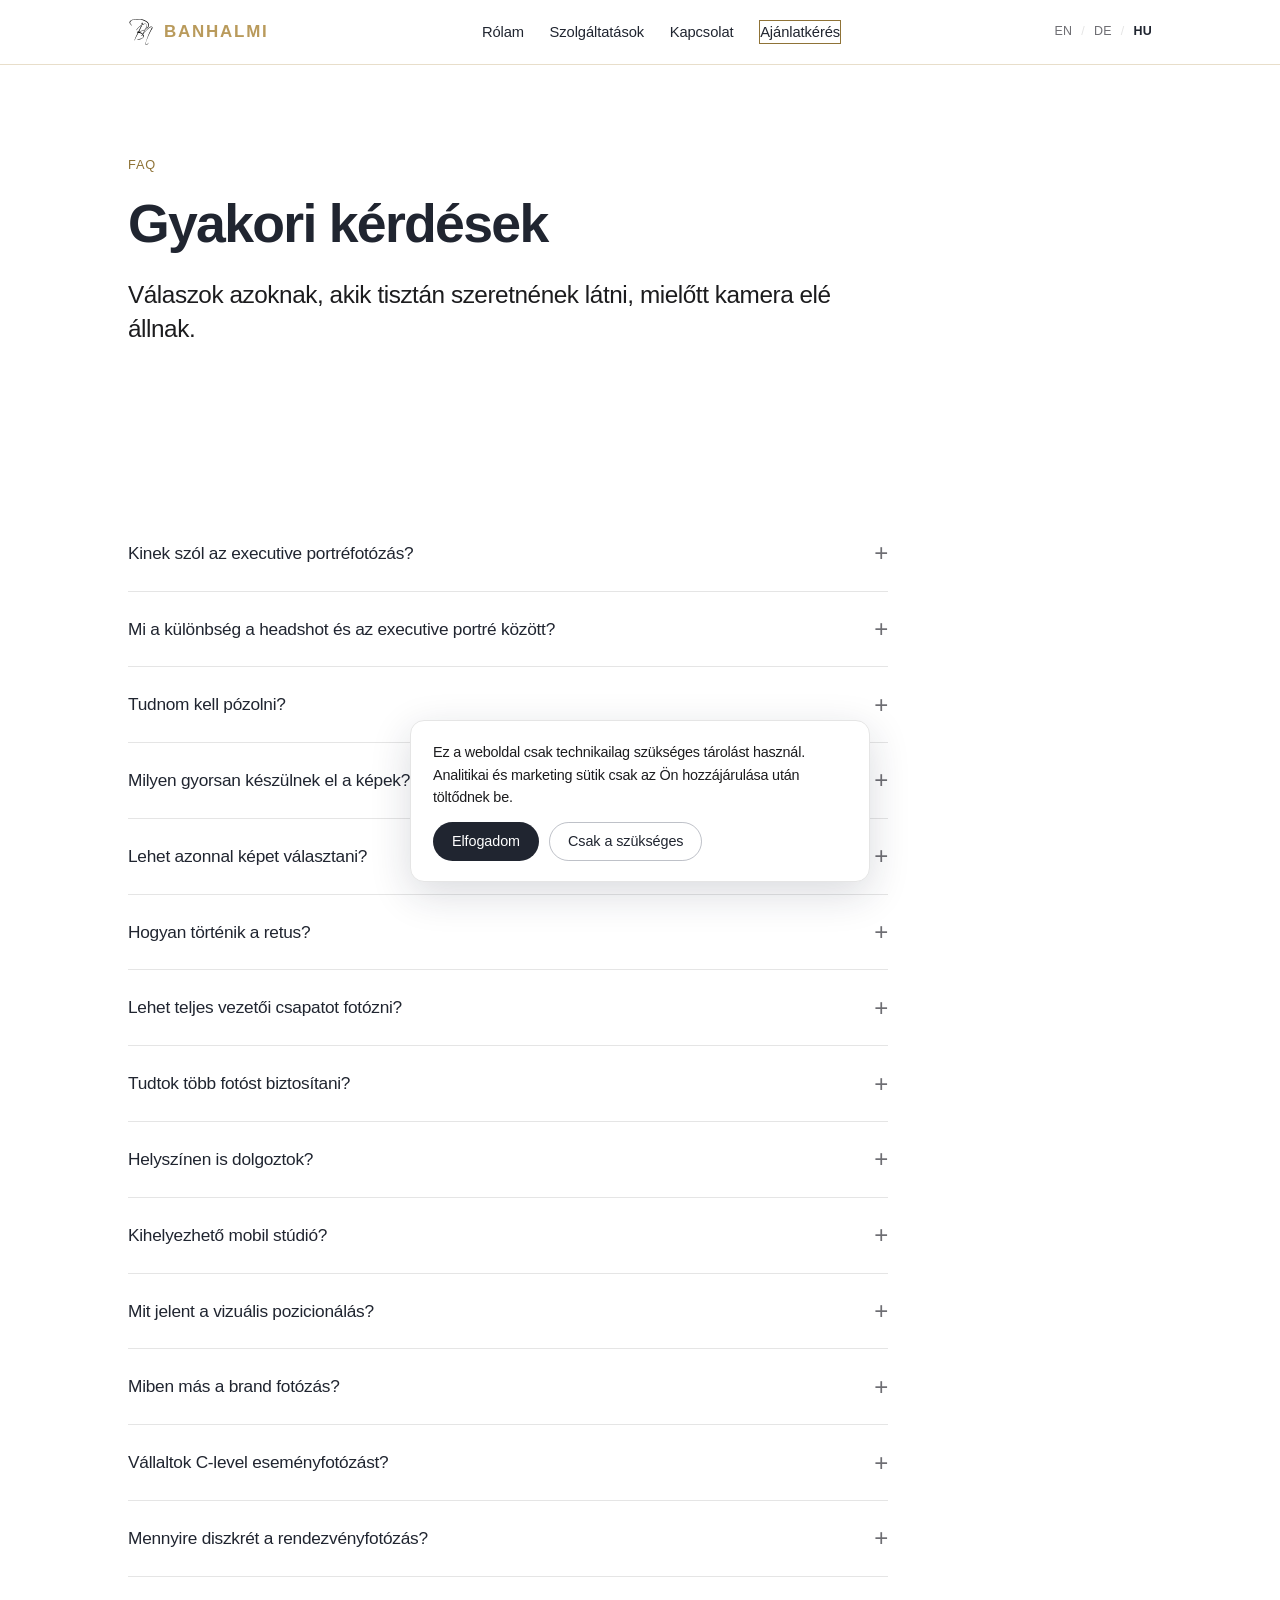
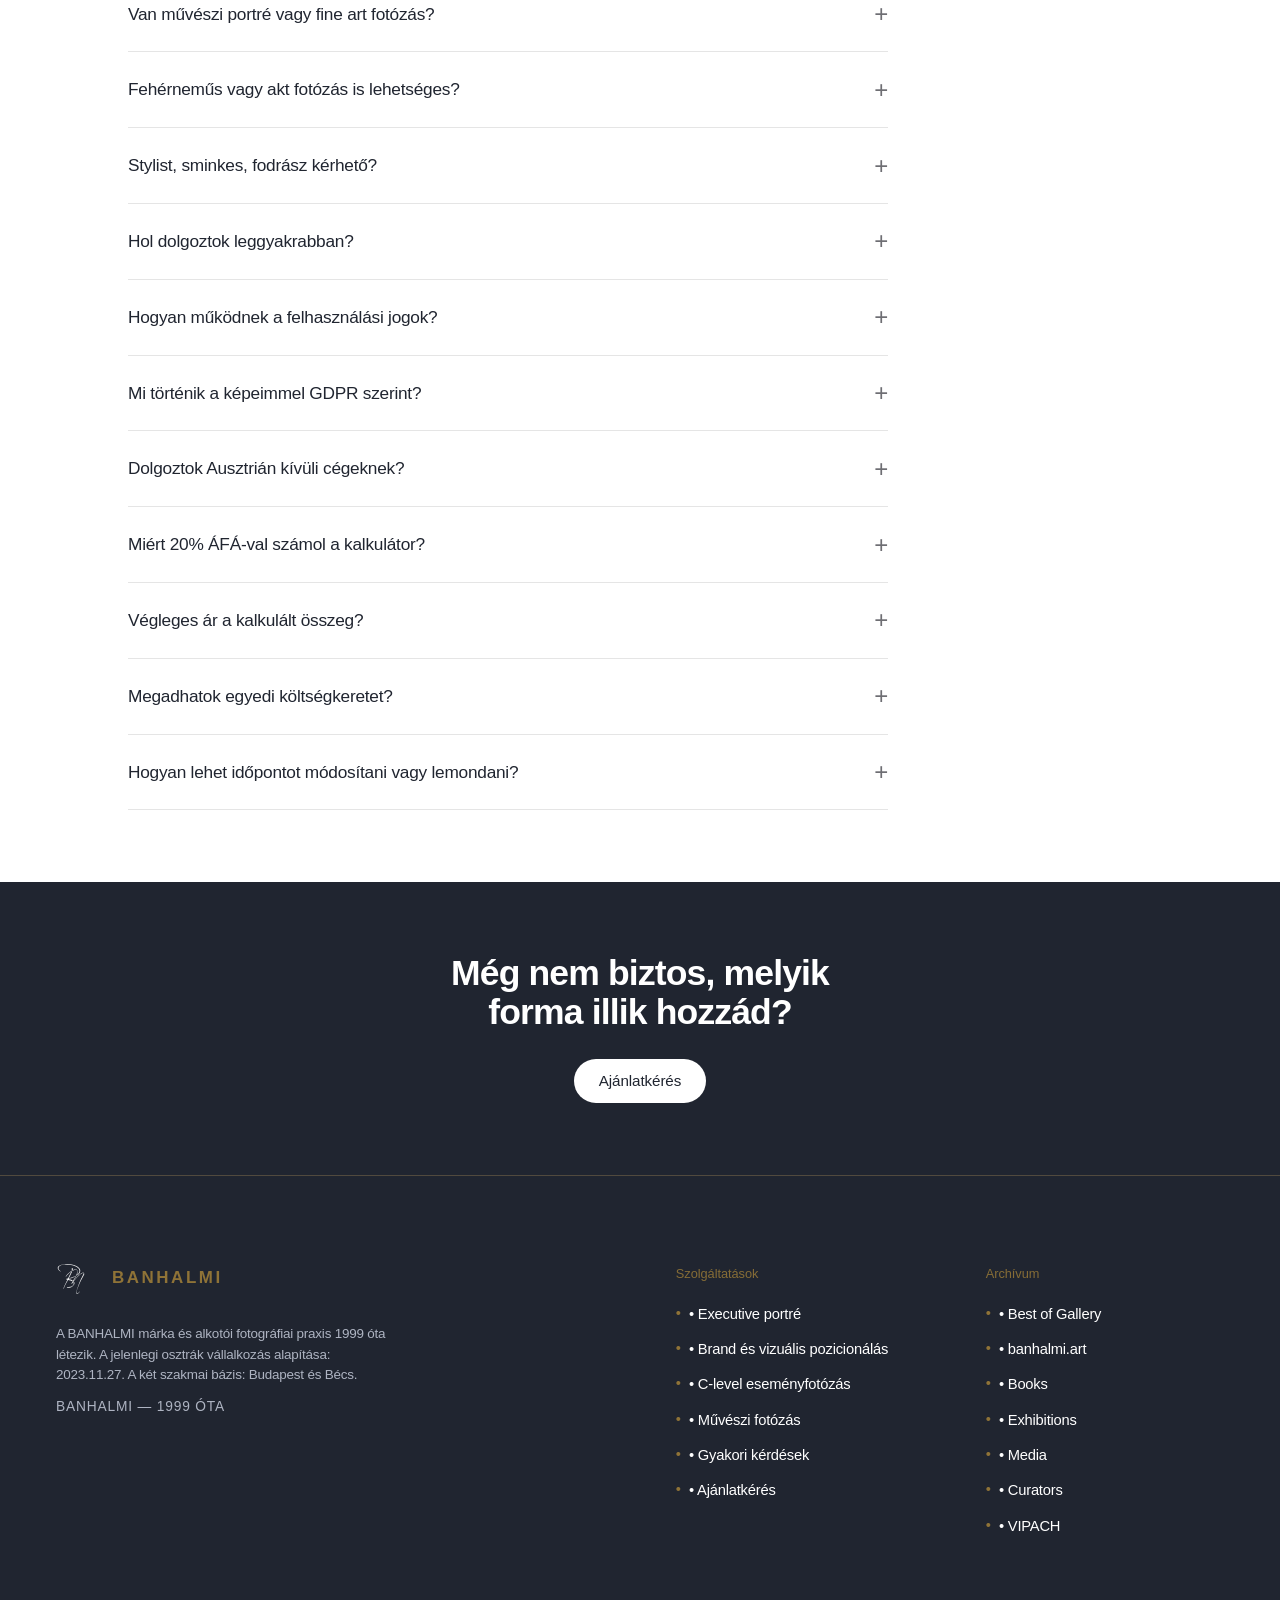
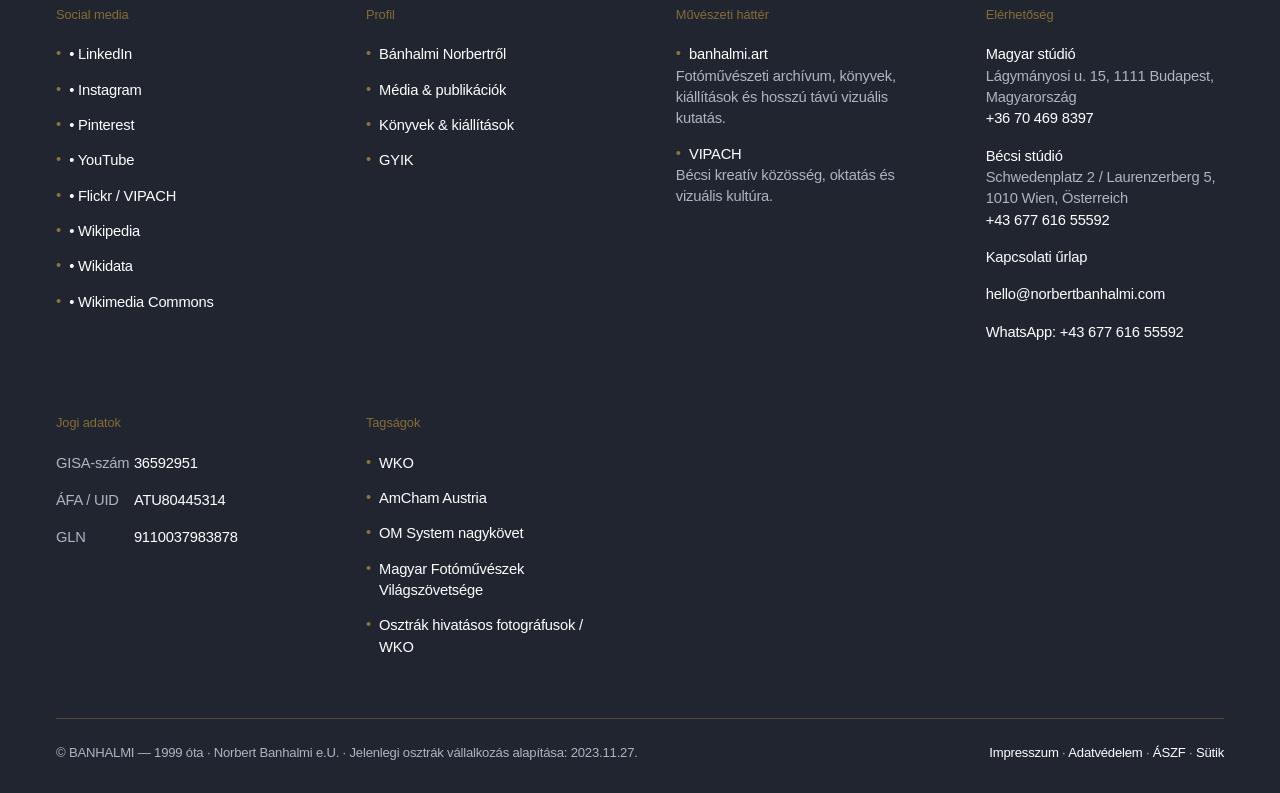
<file: gyik/index.html>
<!DOCTYPE html>

<html lang="hu">
<head>
<meta charset="utf-8"/>
<meta content="width=device-width, initial-scale=1" name="viewport"/>
<title>Gyakori kérdések | BANHALMI</title>
<meta content="Részletes kérdések és válaszok a BANHALMI executive portréról, brand fotózásról, vizuális pozicionálásról, C-level eseményfotózásról, művészi fotózásról, GDPR-ról, retusról, átadásról, ÁFÁ-ról és Bécs–Budapest megbízásokról." name="description"/>
<link href="https://www.banhalminorbert.hu/gyik/" rel="canonical"/>
<meta content="website" property="og:type"/>
<meta content="GYIK | Bánhalmi Norbert" property="og:title"/>
<meta content="Gyakori kérdések az executive portréról, a bécsi és budapesti fotózásról és a képek felhasználásáról." property="og:description"/>
<meta content="https://www.banhalminorbert.hu/gyik/" property="og:url"/>
<meta content="hu_HU" property="og:locale"/>
<meta content="https://www.banhalminorbert.hu/assets/img/og/banhalmi-og.webp" property="og:image"/>
<meta content="1200" property="og:image:width"/>
<meta content="630" property="og:image:height"/>
<meta content="summary_large_image" name="twitter:card"/>
<meta content="https://www.banhalminorbert.hu/assets/img/og/banhalmi-og.webp" name="twitter:image"/>
<link href="https://www.norbertbanhalmi.com" rel="preconnect"/>







<meta content="#ffffff" name="theme-color"/>
<meta content="light" name="color-scheme"/>
<link href="../assets/css/style.css" rel="stylesheet"/>
<script type="application/ld+json">{
  "@context": "https://schema.org",
  "@type": "WebPage",
  "@id": "https://www.banhalminorbert.hu/gyik#webpage",
  "about": {
    "@id": "https://www.banhalmi.art/norbert-banhalmi#person"
  },
  "isPartOf": {
    "@id": "https://www.banhalminorbert.hu/#website"
  }
}</script>
<link href="https://www.banhalmi.art/norbert-banhalmi" rel="me"/>
<link href="https://www.banhalmi.art/" rel="me"/>
<link href="https://www.vipach.at/" rel="me"/>
<script data-schema="banhalmi-ecosystem" type="application/ld+json">{
  "@context": "https://schema.org",
  "@graph": [
    {
      "@type": "WebSite",
      "@id": "https://www.banhalmi.art/#artistic-archive",
      "name": "https://www.banhalmi.art/banhalmi.art",
      "url": "https://www.banhalmi.art/",
      "inLanguage": [
        "hu",
        "en",
        "de"
      ],
      "about": {
        "@id": "https://www.banhalmi.art/norbert-banhalmi#person"
      },
      "description": "Fotóművészeti archívum, könyvek, kiállítások és hosszú távú vizuális kutatás."
    },
    {
      "@type": "WebSite",
      "@id": "https://www.vipach.at/#community-platform",
      "name": "VIPACH",
      "url": "https://www.vipach.at/",
      "about": {
        "@id": "https://www.banhalmi.art/norbert-banhalmi#person"
      },
      "description": "Bécsi kreatív közösség, oktatás és vizuális kultúra."
    }
  ]
}</script>
<style>
/* Phase 13: clickable studio names in footer */
.site-footer .footer-studio-link{color:#fff;text-decoration:none;transition:color .25s ease,opacity .25s ease;}
.site-footer .footer-studio-link:hover,.site-footer .footer-studio-link:focus{color:var(--gold);opacity:.95;}
</style><meta content="GYIK | Bánhalmi Norbert" name="twitter:title"/><meta content="Gyakori kérdések az executive portréról, a bécsi és budapesti fotózásról és a képek felhasználásáról." name="twitter:description"/><link href="https://www.norbertbanhalmi.com/faq/" hreflang="en" rel="alternate"/><link href="https://www.banhalmi.at/faq/" hreflang="de-AT" rel="alternate"/><link href="https://www.banhalminorbert.hu/gyik/" hreflang="hu-HU" rel="alternate"/><link href="https://www.norbertbanhalmi.com/faq/" hreflang="x-default" rel="alternate"/>
<link href="/humans.txt" rel="author"/>
<link href="/llms.txt" rel="alternate" title="BANHALMI LLM summary" type="text/plain"/>
<link href="/llms-full.txt" rel="alternate" title="BANHALMI AI knowledge brief" type="text/plain"/>
<link href="/entity.jsonld" rel="alternate" title="BANHALMI entity graph" type="application/ld+json"/>
<link href="/entity-graph.json" rel="alternate" title="BANHALMI machine-readable entity graph" type="application/json"/>
<link href="/entity-graph.jsonld" rel="alternate" title="BANHALMI JSON-LD entity graph" type="application/ld+json"/>
<script type="application/ld+json">{
  "@context": "https://schema.org",
  "@type": "FAQPage",
  "@id": "https://www.banhalminorbert.hu/gyik/#faq",
  "mainEntity": [
    {
      "@type": "Question",
      "name": "Kinek szól az executive portréfotózás?",
      "acceptedAnswer": {
        "@type": "Answer",
        "text": "Vezetőknek, alapítóknak, tanácsadóknak, szakértőknek és csapatoknak, akiknek a képe gyakran előbb találkozik a közönséggel, mint ők maguk."
      }
    },
    {
      "@type": "Question",
      "name": "Mi a különbség a headshot és az executive portré között?",
      "acceptedAnswer": {
        "@type": "Answer",
        "text": "A headshot tiszta szakmai profilkép. Az executive portré ennél többet néz: szerepet, közönséget, bizalmat, tekintélyt és hosszú távú felhasználást."
      }
    },
    {
      "@type": "Question",
      "name": "Tudnom kell pózolni?",
      "acceptedAnswer": {
        "@type": "Answer",
        "text": "Nem. A fotózás irányított és nyugodt folyamat. Nem szerepelni kell, hanem jelen lenni."
      }
    },
    {
      "@type": "Question",
      "name": "Milyen gyorsan készülnek el a képek?",
      "acceptedAnswer": {
        "@type": "Answer",
        "text": "A kiválasztott retusált képek jellemzően 48 órán belül elkészülnek. Nagyobb projekteknél a retusfolyamat skálázható."
      }
    },
    {
      "@type": "Question",
      "name": "Lehet azonnal képet választani?",
      "acceptedAnswer": {
        "@type": "Answer",
        "text": "Igen. Sok portré- és brand fotózásnál a képkiválasztás közösen, a fotózás alatt vagy közvetlenül utána történik."
      }
    },
    {
      "@type": "Question",
      "name": "Hogyan történik a retus?",
      "acceptedAnswer": {
        "@type": "Answer",
        "text": "A retus finom és emberi. Nem a személy megváltoztatása a cél, hanem a zavaró elemek eltávolítása úgy, hogy a karakter megmaradjon."
      }
    },
    {
      "@type": "Question",
      "name": "Lehet teljes vezetői csapatot fotózni?",
      "acceptedAnswer": {
        "@type": "Answer",
        "text": "Igen. Csoportos portréfotózásnál 6–20 fő is fotózható strukturált folyamatban. Azonnali retushoz kisebb létszám ajánlott."
      }
    },
    {
      "@type": "Question",
      "name": "Tudtok több fotóst biztosítani?",
      "acceptedAnswer": {
        "@type": "Answer",
        "text": "Igen. Nagyobb céges vagy rendezvényprojektekhez több fotós és mobil stúdió is koordinálható a BANHALMI szakmai hálózatából."
      }
    },
    {
      "@type": "Question",
      "name": "Helyszínen is dolgoztok?",
      "acceptedAnswer": {
        "@type": "Answer",
        "text": "Igen. A fotózás lehet a bécsi stúdióban, a budapesti stúdióban, irodában, hotelben, konferenciahelyszínen vagy más egyeztetett helyen."
      }
    },
    {
      "@type": "Question",
      "name": "Kihelyezhető mobil stúdió?",
      "acceptedAnswer": {
        "@type": "Answer",
        "text": "Igen. Csapatfotózáshoz, konferenciához és executive portrénaphoz mobil stúdió is telepíthető."
      }
    },
    {
      "@type": "Question",
      "name": "Mit jelent a vizuális pozicionálás?",
      "acceptedAnswer": {
        "@type": "Answer",
        "text": "A vizuális pozicionálás olyan képi rendszer, amely segít megmutatni, hogyan értsenek meg egy embert, márkát vagy szervezetet az első beszélgetés előtt."
      }
    },
    {
      "@type": "Question",
      "name": "Miben más a brand fotózás?",
      "acceptedAnswer": {
        "@type": "Answer",
        "text": "A brand fotózás nem csak portrésorozat. Környezetet, részleteket, mozgást, csapathangulatot és felismerhető vizuális jeleket is épít."
      }
    },
    {
      "@type": "Question",
      "name": "Vállaltok C-level eseményfotózást?",
      "acceptedAnswer": {
        "@type": "Answer",
        "text": "Igen. Ide tartoznak vezetői találkozók, board meetingek, konferenciák, fogadások és zártkörű executive események."
      }
    },
    {
      "@type": "Question",
      "name": "Mennyire diszkrét a rendezvényfotózás?",
      "acceptedAnswer": {
        "@type": "Answer",
        "text": "A diszkréció alap. A fotózásnak dokumentálnia kell a pillanatot anélkül, hogy megzavarná a teret vagy az embereket."
      }
    },
    {
      "@type": "Question",
      "name": "Van művészi portré vagy fine art fotózás?",
      "acceptedAnswer": {
        "@type": "Answer",
        "text": "Igen. A művészi megbízások lassabb, személyesebb ritmusban készülnek, bizalomra, testre, jelenlétre és méltóságra figyelve."
      }
    },
    {
      "@type": "Question",
      "name": "Fehérneműs vagy akt fotózás is lehetséges?",
      "acceptedAnswer": {
        "@type": "Answer",
        "text": "Igen, kizárólag tiszteletteljes, művészi kontextusban, előre egyeztetett határokkal, diszkrécióval és világos beleegyezéssel."
      }
    },
    {
      "@type": "Question",
      "name": "Stylist, sminkes, fodrász kérhető?",
      "acceptedAnswer": {
        "@type": "Answer",
        "text": "Igen. Stylist, sminkes és fodrász felár ellenében biztosítható."
      }
    },
    {
      "@type": "Question",
      "name": "Hol dolgoztok leggyakrabban?",
      "acceptedAnswer": {
        "@type": "Answer",
        "text": "A fő tengely Bécs és Budapest, de dolgozunk Közép-Európában, a DACH régióban és nemzetközi helyszíneken is."
      }
    },
    {
      "@type": "Question",
      "name": "Hogyan működnek a felhasználási jogok?",
      "acceptedAnswer": {
        "@type": "Answer",
        "text": "A felhasználási jog a projekttől, médiától, időtartamtól és területtől függ. A végleges ajánlatban tisztázzuk."
      }
    },
    {
      "@type": "Question",
      "name": "Mi történik a képeimmel GDPR szerint?",
      "acceptedAnswer": {
        "@type": "Answer",
        "text": "A képeket és személyes adatokat bizalmasan, kizárólag az egyeztetett célra kezeljük. Publikálás csak engedéllyel történik."
      }
    },
    {
      "@type": "Question",
      "name": "Dolgoztok Ausztrián kívüli cégeknek?",
      "acceptedAnswer": {
        "@type": "Answer",
        "text": "Igen. Ausztrián kívüli EU-s cégek esetén érvényes EU adószám és céges adatok mellett reverse charge alkalmazható."
      }
    },
    {
      "@type": "Question",
      "name": "Miért 20% ÁFÁ-val számol a kalkulátor?",
      "acceptedAnswer": {
        "@type": "Answer",
        "text": "Az alapértelmezett kalkuláció osztrák ÁFÁ-val számol. Reverse charge esetén a rendszer előzetesen 0% ÁFÁ-val kalkulálhat."
      }
    },
    {
      "@type": "Question",
      "name": "Végleges ár a kalkulált összeg?",
      "acceptedAnswer": {
        "@type": "Answer",
        "text": "Nem. Ez előkalkuláció. A végleges ajánlat a terjedelemtől, helyszíntől, időponttól, felhasználási jogoktól és technikai igényektől függ."
      }
    },
    {
      "@type": "Question",
      "name": "Megadhatok egyedi költségkeretet?",
      "acceptedAnswer": {
        "@type": "Answer",
        "text": "Igen. Az ajánlatkérőben leírhatod, mire van szükséged, hol és mikor, valamint milyen költségkeretben gondolkodsz."
      }
    },
    {
      "@type": "Question",
      "name": "Hogyan lehet időpontot módosítani vagy lemondani?",
      "acceptedAnswer": {
        "@type": "Answer",
        "text": "Minél korábban érdemes jelezni. Az időpont módosítása általában egyszerűbb, mint a lemondás, különösen stúdió, asszisztens vagy stylist foglalása esetén."
      }
    }
  ]
}</script><meta content="https://www.banhalminorbert.hu/assets/img/og/banhalmi-og.webp" property="og:image:secure_url"/><meta content="image/webp" property="og:image:type"/><meta content="Bánhalmi Norbert – executive portréművész és vizuális pozicionálási stratéga" property="og:image:alt"/><meta content="Bánhalmi Norbert – executive portréművész és vizuális pozicionálási stratéga" name="twitter:image:alt"/><link href="../assets/img/brand/favicon.svg" rel="icon" type="image/svg+xml"/><link href="../assets/img/brand/favicon.ico" rel="alternate icon" sizes="any"/><link href="../assets/img/brand/favicon-32x32.png" rel="icon" sizes="32x32" type="image/png"/><link href="../assets/img/brand/favicon-16x16.png" rel="icon" sizes="16x16" type="image/png"/><link href="../assets/img/brand/apple-touch-icon.png" rel="apple-touch-icon" sizes="180x180"/><link color="#000000" href="../assets/img/brand/safari-pinned-tab.svg" rel="mask-icon"/><link href="../site.webmanifest" rel="manifest"/></head>
<body>
<a class="skip-link" href="#main">Ugrás a tartalomra</a>
<script type="application/ld+json">{
  "@context": "https://schema.org",
  "@type": "BreadcrumbList",
  "itemListElement": [
    {
      "@type": "ListItem",
      "position": 1,
      "name": "Főoldal",
      "item": "https://www.banhalminorbert.hu/"
    },
    {
      "@type": "ListItem",
      "position": 2,
      "name": "GYIK",
      "item": "https://www.banhalminorbert.hu/gyik/"
    }
  ]
}</script><header class="site-header">
<div class="wrap">
<nav aria-label="Main" class="nav">
<a class="brand" href="/"><img alt="BANHALMI" class="brand-logo" decoding="async" height="26" loading="lazy" src="../assets/img/brand/banhalmi-logo-black-transparent.svg" title="BANHALMI" width="26"/><span class="brand-word">BANHALMI</span></a>
<ul class="nav-links"><li><a href="/rolam/">Rólam</a></li><li><a href="/#szolgaltatasok">Szolgáltatások</a></li><li><a href="/kapcsolat/">Kapcsolat</a></li><li><a class="nav-cta" href="/ajanlatkeres/">Ajánlatkérés</a></li></ul>
<div aria-label="Language" class="lang-switch"><a class="" href="../../faq/" hreflang="en">EN</a><span class="sep">/</span><a class="" href="https://www.banhalmi.at/" hreflang="de-AT">DE</a><span class="sep">/</span><a class="active" href="/gyik/" hreflang="hu-HU">HU</a></div>
<button aria-expanded="false" aria-label="Menü" class="menu-btn">
<span></span><span></span><span></span>
</button>
</nav>
</div>
</header>
<main id="main"><section class="hero"><div class="wrap"><p class="eyebrow">FAQ</p><h1>Gyakori kérdések</h1><div class="lead"><p>Válaszok azoknak, akik tisztán szeretnének látni, mielőtt kamera elé állnak.</p></div></div></section><section><div class="wrap"><div class="faq reveal"><details><summary>Kinek szól az executive portréfotózás?</summary><p>Vezetőknek, alapítóknak, tanácsadóknak, szakértőknek és csapatoknak, akiknek a képe gyakran előbb találkozik a közönséggel, mint ők maguk.</p></details><details><summary>Mi a különbség a headshot és az executive portré között?</summary><p>A headshot tiszta szakmai profilkép. Az executive portré ennél többet néz: szerepet, közönséget, bizalmat, tekintélyt és hosszú távú felhasználást.</p></details><details><summary>Tudnom kell pózolni?</summary><p>Nem. A fotózás irányított és nyugodt folyamat. Nem szerepelni kell, hanem jelen lenni.</p></details><details><summary>Milyen gyorsan készülnek el a képek?</summary><p>A kiválasztott retusált képek jellemzően 48 órán belül elkészülnek. Nagyobb projekteknél a retusfolyamat skálázható.</p></details><details><summary>Lehet azonnal képet választani?</summary><p>Igen. Sok portré- és brand fotózásnál a képkiválasztás közösen, a fotózás alatt vagy közvetlenül utána történik.</p></details><details><summary>Hogyan történik a retus?</summary><p>A retus finom és emberi. Nem a személy megváltoztatása a cél, hanem a zavaró elemek eltávolítása úgy, hogy a karakter megmaradjon.</p></details><details><summary>Lehet teljes vezetői csapatot fotózni?</summary><p>Igen. Csoportos portréfotózásnál 6–20 fő is fotózható strukturált folyamatban. Azonnali retushoz kisebb létszám ajánlott.</p></details><details><summary>Tudtok több fotóst biztosítani?</summary><p>Igen. Nagyobb céges vagy rendezvényprojektekhez több fotós és mobil stúdió is koordinálható a BANHALMI szakmai hálózatából.</p></details><details><summary>Helyszínen is dolgoztok?</summary><p>Igen. A fotózás lehet a bécsi stúdióban, a budapesti stúdióban, irodában, hotelben, konferenciahelyszínen vagy más egyeztetett helyen.</p></details><details><summary>Kihelyezhető mobil stúdió?</summary><p>Igen. Csapatfotózáshoz, konferenciához és executive portrénaphoz mobil stúdió is telepíthető.</p></details><details><summary>Mit jelent a vizuális pozicionálás?</summary><p>A vizuális pozicionálás olyan képi rendszer, amely segít megmutatni, hogyan értsenek meg egy embert, márkát vagy szervezetet az első beszélgetés előtt.</p></details><details><summary>Miben más a brand fotózás?</summary><p>A brand fotózás nem csak portrésorozat. Környezetet, részleteket, mozgást, csapathangulatot és felismerhető vizuális jeleket is épít.</p></details><details><summary>Vállaltok C-level eseményfotózást?</summary><p>Igen. Ide tartoznak vezetői találkozók, board meetingek, konferenciák, fogadások és zártkörű executive események.</p></details><details><summary>Mennyire diszkrét a rendezvényfotózás?</summary><p>A diszkréció alap. A fotózásnak dokumentálnia kell a pillanatot anélkül, hogy megzavarná a teret vagy az embereket.</p></details><details><summary>Van művészi portré vagy fine art fotózás?</summary><p>Igen. A művészi megbízások lassabb, személyesebb ritmusban készülnek, bizalomra, testre, jelenlétre és méltóságra figyelve.</p></details><details><summary>Fehérneműs vagy akt fotózás is lehetséges?</summary><p>Igen, kizárólag tiszteletteljes, művészi kontextusban, előre egyeztetett határokkal, diszkrécióval és világos beleegyezéssel.</p></details><details><summary>Stylist, sminkes, fodrász kérhető?</summary><p>Igen. Stylist, sminkes és fodrász felár ellenében biztosítható.</p></details><details><summary>Hol dolgoztok leggyakrabban?</summary><p>A fő tengely Bécs és Budapest, de dolgozunk Közép-Európában, a DACH régióban és nemzetközi helyszíneken is.</p></details><details><summary>Hogyan működnek a felhasználási jogok?</summary><p>A felhasználási jog a projekttől, médiától, időtartamtól és területtől függ. A végleges ajánlatban tisztázzuk.</p></details><details><summary>Mi történik a képeimmel GDPR szerint?</summary><p>A képeket és személyes adatokat bizalmasan, kizárólag az egyeztetett célra kezeljük. Publikálás csak engedéllyel történik.</p></details><details><summary>Dolgoztok Ausztrián kívüli cégeknek?</summary><p>Igen. Ausztrián kívüli EU-s cégek esetén érvényes EU adószám és céges adatok mellett reverse charge alkalmazható.</p></details><details><summary>Miért 20% ÁFÁ-val számol a kalkulátor?</summary><p>Az alapértelmezett kalkuláció osztrák ÁFÁ-val számol. Reverse charge esetén a rendszer előzetesen 0% ÁFÁ-val kalkulálhat.</p></details><details><summary>Végleges ár a kalkulált összeg?</summary><p>Nem. Ez előkalkuláció. A végleges ajánlat a terjedelemtől, helyszíntől, időponttól, felhasználási jogoktól és technikai igényektől függ.</p></details><details><summary>Megadhatok egyedi költségkeretet?</summary><p>Igen. Az ajánlatkérőben leírhatod, mire van szükséged, hol és mikor, valamint milyen költségkeretben gondolkodsz.</p></details><details><summary>Hogyan lehet időpontot módosítani vagy lemondani?</summary><p>Minél korábban érdemes jelezni. Az időpont módosítása általában egyszerűbb, mint a lemondás, különösen stúdió, asszisztens vagy stylist foglalása esetén.</p></details></div></div></section><section class="cta-band"><div class="wrap"><h2>Még nem biztos, melyik forma illik hozzád?</h2><a class="btn btn-primary" href="/ajanlatkeres/">Ajánlatkérés</a></div></section></main>
<footer class="site-footer">
<div class="wrap">
<div class="footer-grid">
<div class="footer-brand-col">
<a class="brand" href="/"><img alt="BANHALMI" class="brand-logo" decoding="async" height="26" loading="lazy" src="../assets/img/brand/banhalmi-logo-black-transparent.svg" title="BANHALMI" width="26"/><span class="brand-word">BANHALMI</span></a>
<p class="footer-entity">A BANHALMI márka és alkotói fotográfiai praxis 1999 óta létezik. A jelenlegi osztrák vállalkozás alapítása: 2023.11.27. A két szakmai bázis: Budapest és Bécs.<span class="footer-since">BANHALMI — 1999 óta</span></p>
</div><div><h4>Szolgáltatások</h4><ul><li><a href="/headshot-fotozas/">• Executive portré</a></li><li><a href="/brand-fotozas/">• Brand és vizuális pozicionálás</a></li><li><a href="/rendezvenyfotozas/">• C-level eseményfotózás</a></li><li><a href="/fine-art/">• Művészi fotózás</a></li><li><a href="/gyik/">• Gyakori kérdések</a></li><li><a href="/ajanlatkeres/">• Ajánlatkérés</a></li></ul></div><div><h4>Archívum</h4><ul><li><a href="https://www.banhalmi.art/#gallery">• Best of Gallery</a></li><li><a href="https://www.banhalmi.art">• banhalmi.art</a></li><li><a href="https://banhalmi.art/konyveim">• Books</a></li><li><a href="https://www.banhalmi.art/fotokiallitasok">• Exhibitions</a></li><li><a href="https://www.banhalmi.art/mediamegjelenesek">• Media</a></li><li><a href="https://www.banhalmi.art/curators">• Curators</a></li><li><a href="https://www.vipach.at/">• VIPACH</a></li></ul></div><div><h4>Social media</h4><ul><li><a href="https://www.linkedin.com/in/norbertbanhalmi/">• LinkedIn</a></li><li><a href="https://www.instagram.com/norbert.banhalmi/">• Instagram</a></li><li><a href="https://hu.pinterest.com/norbertbanhalmi/">• Pinterest</a></li><li><a href="https://www.youtube.com/playlist?list=PLwsdxt-KFeDgsRO_a_fSUTJ3RZvivWRgr">• YouTube</a></li><li><a href="https://www.flickr.com/photos/vipach/albums">• Flickr / VIPACH</a></li><li><a href="https://hu.wikipedia.org/wiki/B%C3%A1nhalmi_Norbert">• Wikipedia</a></li><li><a href="https://www.wikidata.org/wiki/Q56391118">• Wikidata</a></li><li><a href="https://commons.wikimedia.org/wiki/File:Norbert-Banhalmi-self-portrait.jpg">• Wikimedia Commons</a></li></ul></div>
<div><h4>Profil</h4><ul><li><a href="/rolam/">Bánhalmi Norbertről</a></li><li><a href="/media-megjelenesek/">Média &amp; publikációk</a></li><li><a href="/konyvek-kiallitasok/">Könyvek &amp; kiállítások</a></li><li><a href="/gyik/">GYIK</a></li></ul></div>
<div data-ecosystem-footer="banhalmi-art"><h4>Művészeti háttér</h4><ul><li><a href="https://www.banhalmi.art" rel="me">banhalmi.art</a><br/><span>Fotóművészeti archívum, könyvek, kiállítások és hosszú távú vizuális kutatás.</span></li><li><a href="https://www.vipach.at/" rel="me">VIPACH</a><br/><span>Bécsi kreatív közösség, oktatás és vizuális kultúra.</span></li></ul></div>
<div><h4>Elérhetőség</h4><ul class="footer-contact-list">
<li><strong>Magyar stúdió</strong><br/>Lágymányosi u. 15, 1111 Budapest, Magyarország<br/><a href="tel:+36704698397">+36 70 469 8397</a></li>
<li><strong><a class="footer-studio-link" href="https://maps.app.goo.gl/QsMeDA8Bgq5yKxAo8">Bécsi stúdió</a></strong><br/>Schwedenplatz 2 / Laurenzerberg 5, 1010 Wien, Österreich<br/><a href="tel:+4367761655592">+43 677 616 55592</a></li>
<li><a href="/kapcsolat/">Kapcsolati űrlap</a></li>
<li><a href="mailto:hello@norbertbanhalmi.com">hello@norbertbanhalmi.com</a></li>
<li><a href="https://wa.me/4367761655592">WhatsApp: +43 677 616 55592</a></li>
</ul></div>
<div><h4>Jogi adatok</h4><ul class="footer-legal-list"><li><span>GISA-szám</span> <strong>36592951</strong></li><li><span>ÁFA / UID</span> <strong>ATU80445314</strong></li><li><span>GLN</span> <strong>9110037983878</strong></li></ul></div>
<div><h4>Tagságok</h4><ul><li><a href="https://firmen.wko.at/norbert-banhalmi-executive-portr%C3%A4t-und-visuelle-positionieru/wien/?firmaid=12bd142c-5fcf-4457-9a90-47fbff162b40&amp;standortid=1&amp;standortname=wien%20%28bundesland%29&amp;suchbegriff=norbert%20banhalmi%20executive%20portr%C3%A4t%20und%20visuelle%20positionieru" rel="me">WKO</a></li><li><a href="https://amcham.at/yearbook-2026/#members" rel="me">AmCham Austria</a></li><li><a href="https://www.milcclub.com/ambassadors" rel="me">OM System nagykövet</a></li><li><a href="https://www.mfvsz.com/" rel="me">Magyar Fotóművészek Világszövetsége</a></li><li><a href="https://www.wko.at/oe/gewerbe-handwerk/berufsfotografie/start" rel="me">Osztrák hivatásos fotográfusok / WKO</a></li></ul></div>
</div>
<div class="footer-bottom">
<span>© BANHALMI — 1999 óta · Norbert Banhalmi e.U. · Jelenlegi osztrák vállalkozás alapítása: 2023.11.27.</span>
<span><a href="/impresszum/">Impresszum</a> · <a href="/adatvedelem/">Adatvédelem</a> · <a href="/aszf/">ÁSZF</a> · <a href="/suti-szabalyzat/">Sütik</a></span>
</div>
</div>
</footer>
<div aria-label="Sütik" aria-live="polite" class="cookie" role="dialog">
<p>Ez a weboldal csak technikailag szükséges tárolást használ. Analitikai és marketing sütik csak az Ön hozzájárulása után töltődnek be.</p>
<div class="cookie-actions">
<button class="btn btn-primary" data-accept="">Elfogadom</button>
<button class="btn btn-ghost" data-decline="">Csak a szükséges</button>
</div>
</div>
<script defer="" src="../assets/js/main.js"></script>
</body>
</html>
</file>
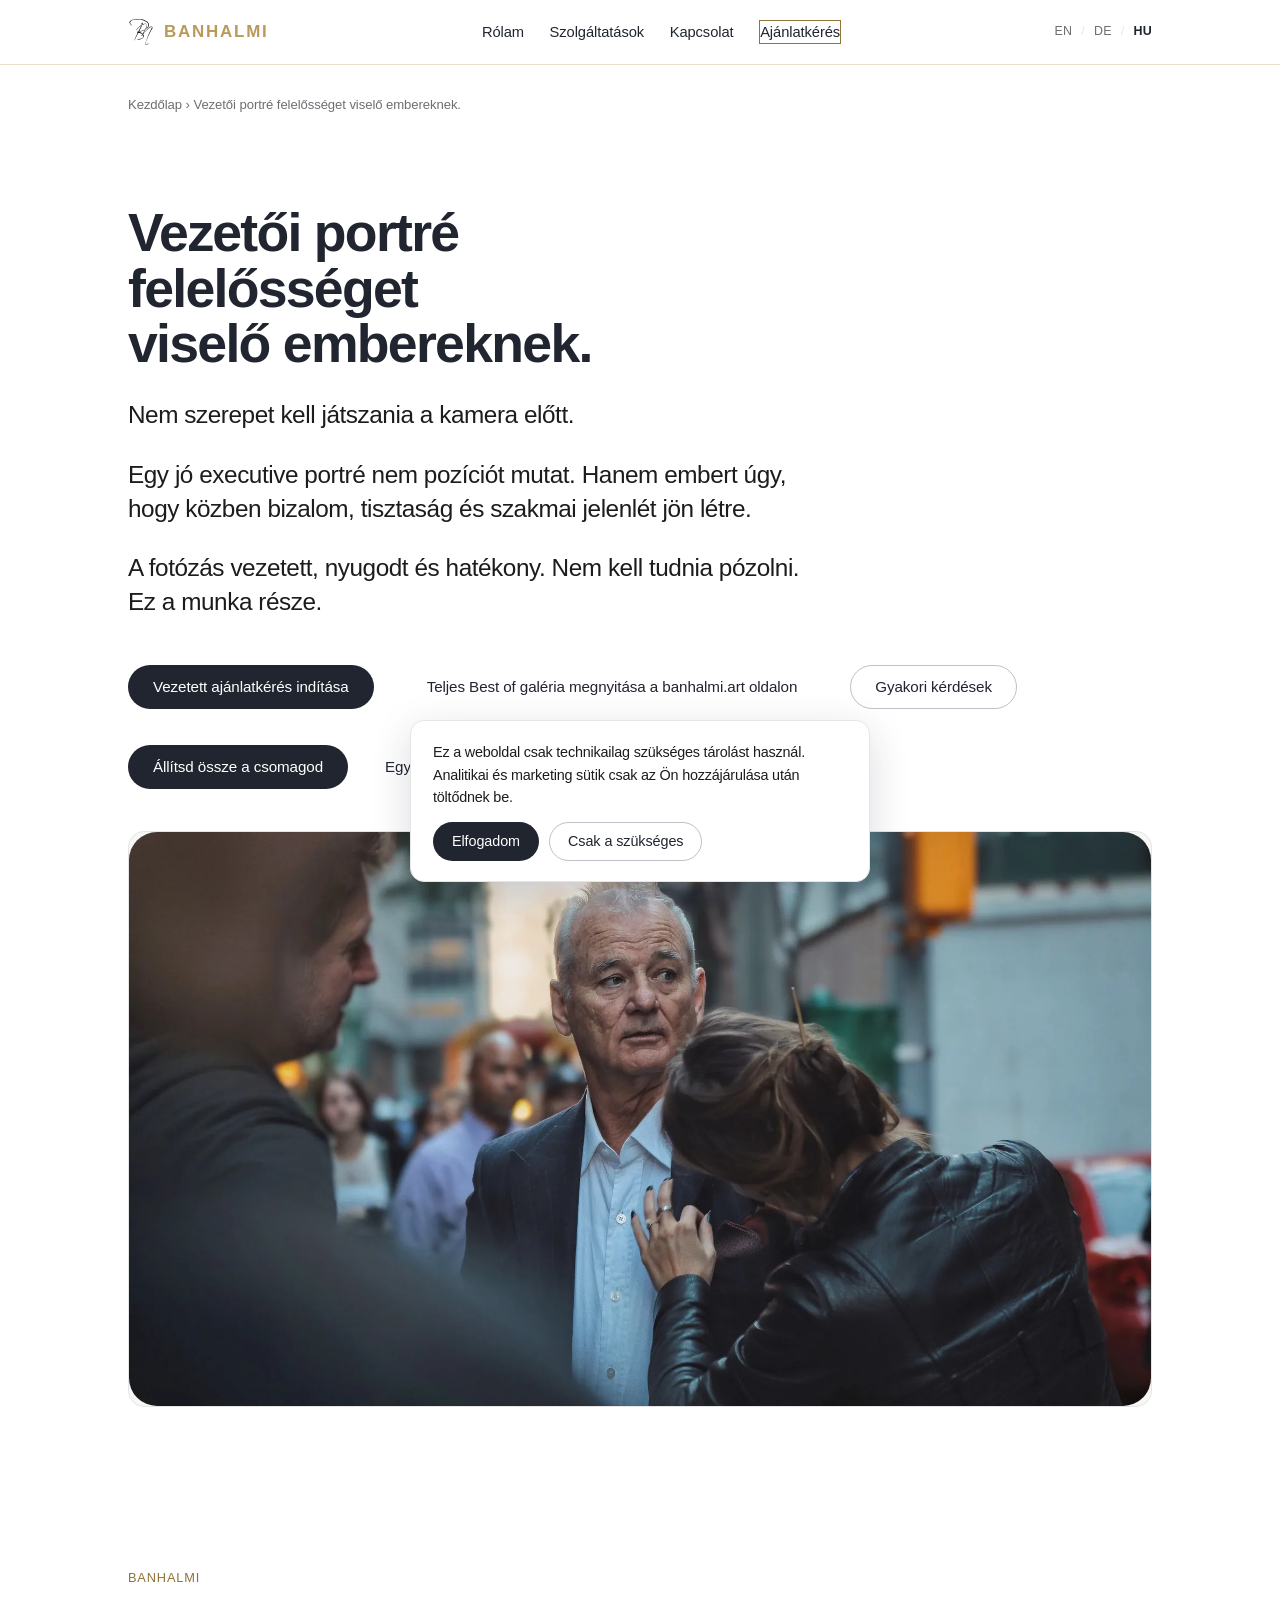
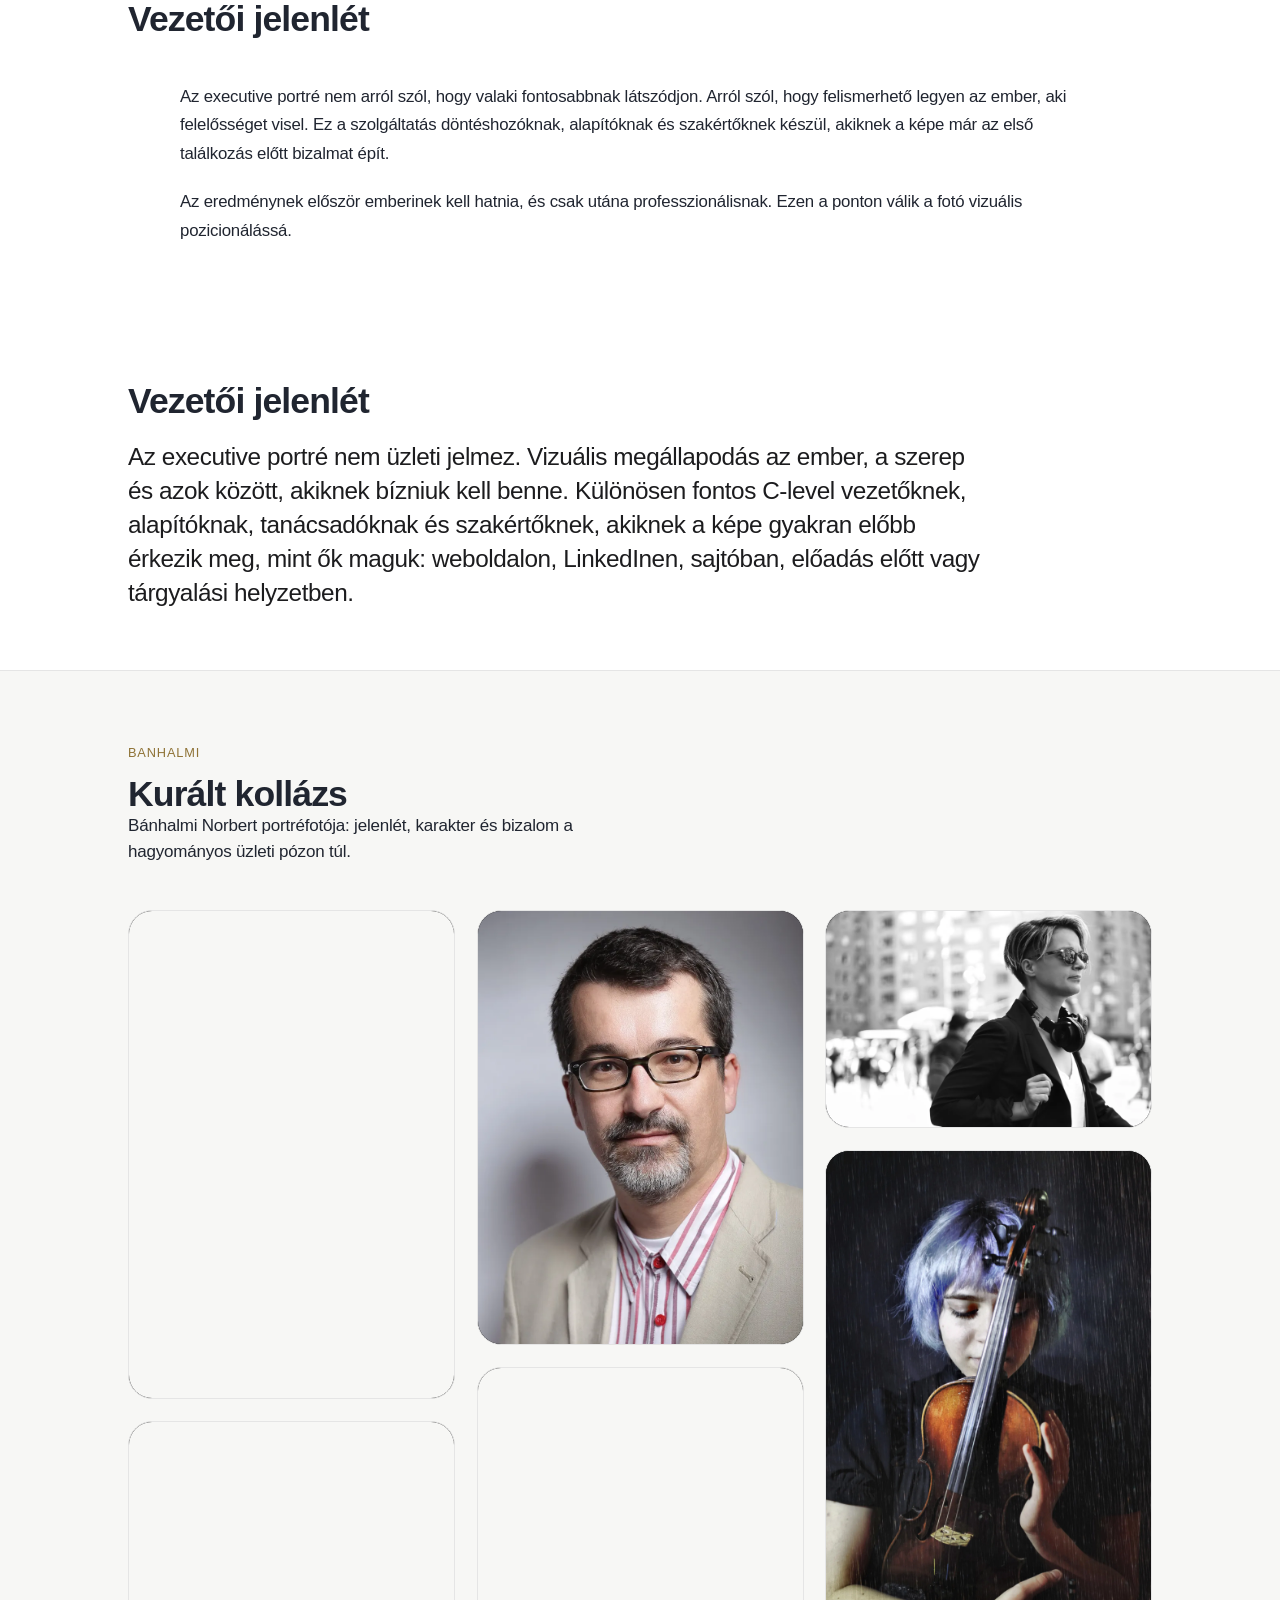
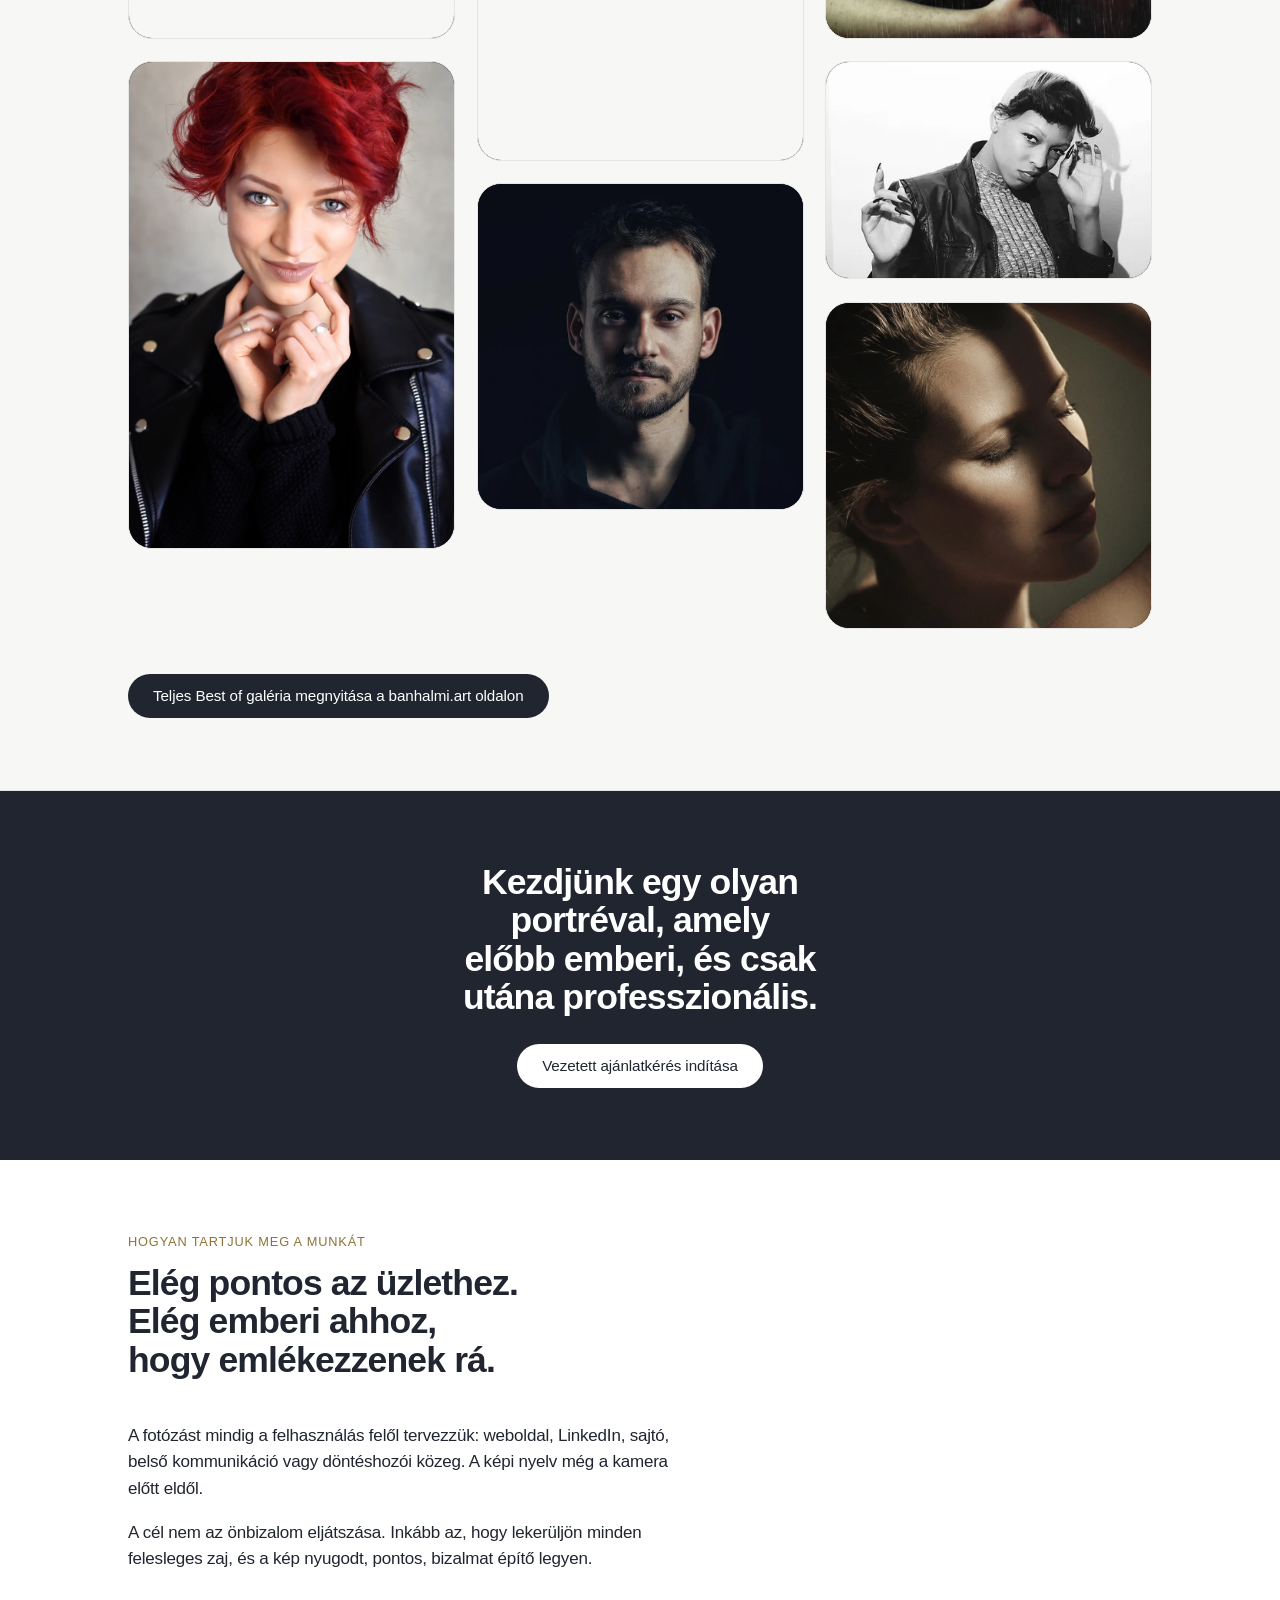
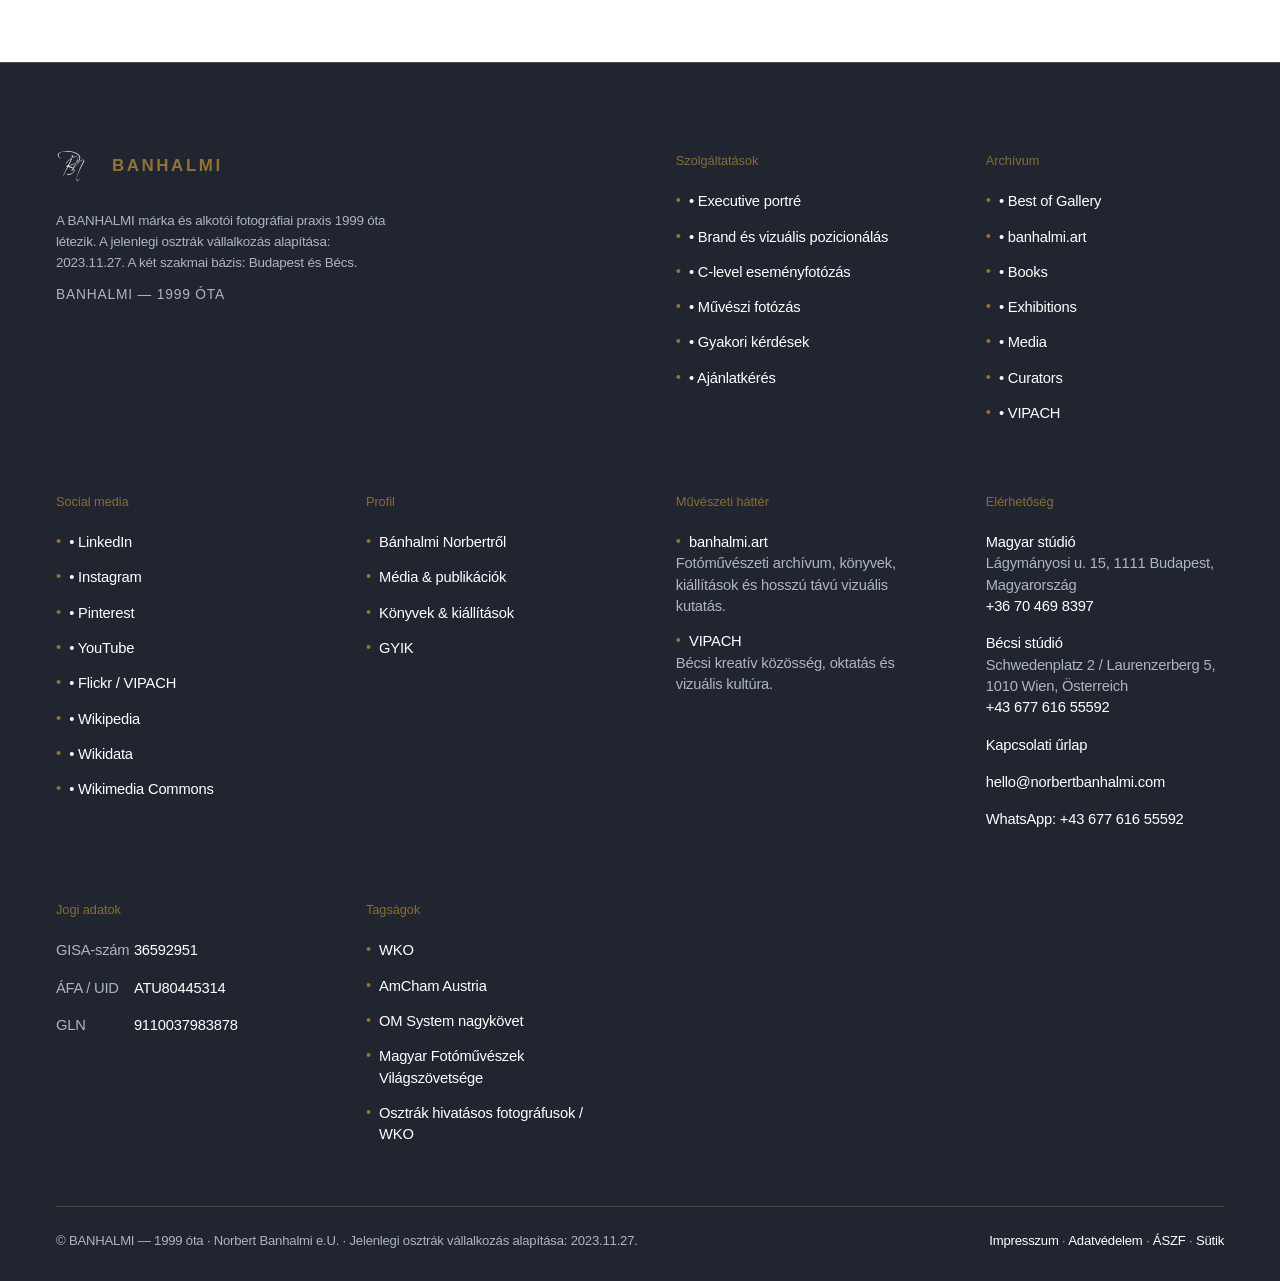
<file: headshot-fotozas/index.html>
<!DOCTYPE html>

<html lang="hu">
<head>
<meta charset="utf-8"/>
<meta content="width=device-width, initial-scale=1" name="viewport"/>
<title>Vezetői jelenlét és executive portréfotózás Bécs–Budapest | Bánhalmi Norbert</title>
<meta content="Executive portréfotózás döntéshozóknak, alapítóknak és szakértőknek: vezetői jelenlét, vizuális bizalom és döntéshozói identitás Bécs–Budapest tengelyen." name="description"/>
<link href="https://www.banhalminorbert.hu/headshot-fotozas/" rel="canonical"/>
<meta content="website" property="og:type"/>
<meta content="Vezetői jelenlét és executive portréfotózás Bécs–Budapest | Bánhalmi Norbert" property="og:title"/>
<meta content="Executive portréfotózás döntéshozóknak, alapítóknak és szakértőknek: vezetői jelenlét, vizuális bizalom és döntéshozói identitás Bécs–Budapest tengelyen." property="og:description"/>
<meta content="https://www.banhalminorbert.hu/headshot-fotozas/" property="og:url"/>
<meta content="hu_HU" property="og:locale"/>
<meta content="https://www.banhalminorbert.hu/assets/img/og/banhalmi-og.webp" property="og:image"/>
<meta content="1200" property="og:image:width"/>
<meta content="630" property="og:image:height"/>
<meta content="summary_large_image" name="twitter:card"/>
<meta content="https://www.banhalminorbert.hu/assets/img/og/banhalmi-og.webp" name="twitter:image"/>
<link href="https://www.norbertbanhalmi.com" rel="preconnect"/>







<meta content="#ffffff" name="theme-color"/>
<meta content="light" name="color-scheme"/>
<link href="../assets/css/style.css" rel="stylesheet"/>
<script type="application/ld+json">{
  "@context": "https://schema.org",
  "@type": "WebPage",
  "@id": "https://www.banhalminorbert.hu/headshot-fotozas#webpage",
  "about": {
    "@id": "https://www.banhalmi.art/norbert-banhalmi#person"
  },
  "isPartOf": {
    "@id": "https://www.banhalminorbert.hu/#website"
  }
}</script>
<link href="https://www.banhalmi.art/norbert-banhalmi" rel="me"/>
<link href="https://www.banhalmi.art/" rel="me"/>
<link href="https://www.vipach.at/" rel="me"/>
<script data-schema="banhalmi-ecosystem" type="application/ld+json">{
  "@context": "https://schema.org",
  "@graph": [
    {
      "@type": "WebSite",
      "@id": "https://www.banhalmi.art/#artistic-archive",
      "name": "https://www.banhalmi.art/banhalmi.art",
      "url": "https://www.banhalmi.art/",
      "inLanguage": [
        "hu",
        "en",
        "de"
      ],
      "about": {
        "@id": "https://www.banhalmi.art/norbert-banhalmi#person"
      },
      "description": "Fotóművészeti archívum, könyvek, kiállítások és hosszú távú vizuális kutatás."
    },
    {
      "@type": "WebSite",
      "@id": "https://www.vipach.at/#community-platform",
      "name": "VIPACH",
      "url": "https://www.vipach.at/",
      "about": {
        "@id": "https://www.banhalmi.art/norbert-banhalmi#person"
      },
      "description": "Bécsi kreatív közösség, oktatás és vizuális kultúra."
    }
  ]
}</script>
<style>
/* Phase 13: clickable studio names in footer */
.site-footer .footer-studio-link{color:#fff;text-decoration:none;transition:color .25s ease,opacity .25s ease;}
.site-footer .footer-studio-link:hover,.site-footer .footer-studio-link:focus{color:var(--gold);opacity:.95;}
</style>
<meta content="Vezetői jelenlét és executive portréfotózás Bécs–Budapest | Bánhalmi Norbert" name="twitter:title"/><meta content="Executive portréfotózás döntéshozóknak, alapítóknak és szakértőknek: vezetői jelenlét, vizuális bizalom és döntéshozói identitás Bécs–Budapest tengelyen." name="twitter:description"/><link href="https://www.norbertbanhalmi.com/portrait/" hreflang="en" rel="alternate"/><link href="https://www.banhalmi.at/portrait/" hreflang="de-AT" rel="alternate"/><link href="https://www.banhalminorbert.hu/headshot-fotozas/" hreflang="hu-HU" rel="alternate"/><link href="https://www.norbertbanhalmi.com/portrait/" hreflang="x-default" rel="alternate"/>
<link href="/humans.txt" rel="author"/>
<link href="/llms.txt" rel="alternate" title="BANHALMI LLM summary" type="text/plain"/>
<link href="/llms-full.txt" rel="alternate" title="BANHALMI AI knowledge brief" type="text/plain"/>
<link href="/entity.jsonld" rel="alternate" title="BANHALMI entity graph" type="application/ld+json"/>
<link href="/entity-graph.json" rel="alternate" title="BANHALMI machine-readable entity graph" type="application/json"/>
<link href="/entity-graph.jsonld" rel="alternate" title="BANHALMI JSON-LD entity graph" type="application/ld+json"/>
<script data-schema="production-v2-collage-gallery" type="application/ld+json">{
  "@context": "https://schema.org",
  "@graph": [
    {
      "@type": "ImageGallery",
      "@id": "https://www.banhalminorbert.hu/headshot-fotozas/#collage-gallery",
      "name": "Kurált kollázs",
      "url": "https://www.banhalminorbert.hu/headshot-fotozas/",
      "inLanguage": "hu",
      "sameAs": "https://www.banhalmi.art/#gallery",
      "hasPart": [
        {
          "@type": "ImageObject",
          "@id": "https://www.banhalminorbert.hu/assets/img/portraits/gallery/portrait-gallery-01-studio-character.webp#image",
          "contentUrl": "https://www.banhalminorbert.hu/assets/img/portraits/gallery/portrait-gallery-01-studio-character.webp",
          "width": 1365,
          "height": 2048,
          "name": "Bánhalmi Norbert portréfotója: jelenlét, karakter és bizalom a hagyományos üzleti pózon túl.",
          "description": "Bánhalmi Norbert portréfotója: jelenlét, karakter és bizalom a hagyományos üzleti pózon túl.",
          "creator": {
            "@id": "https://www.banhalmi.art/norbert-banhalmi#person"
          },
          "copyrightNotice": "© BANHALMI / Norbert Banhalmi"
        },
        {
          "@type": "ImageObject",
          "@id": "https://www.banhalminorbert.hu/assets/img/portraits/gallery/portrait-gallery-02-natural-light-outdoor.webp#image",
          "contentUrl": "https://www.banhalminorbert.hu/assets/img/portraits/gallery/portrait-gallery-02-natural-light-outdoor.webp",
          "width": 846,
          "height": 564,
          "name": "Bánhalmi Norbert portréfotója: jelenlét, karakter és bizalom a hagyományos üzleti pózon túl.",
          "description": "Bánhalmi Norbert portréfotója: jelenlét, karakter és bizalom a hagyományos üzleti pózon túl.",
          "creator": {
            "@id": "https://www.banhalmi.art/norbert-banhalmi#person"
          },
          "copyrightNotice": "© BANHALMI / Norbert Banhalmi"
        },
        {
          "@type": "ImageObject",
          "@id": "https://www.banhalminorbert.hu/assets/img/portraits/gallery/portrait-gallery-03-expressive-redhair.webp#image",
          "contentUrl": "https://www.banhalminorbert.hu/assets/img/portraits/gallery/portrait-gallery-03-expressive-redhair.webp",
          "width": 1600,
          "height": 2397,
          "name": "Bánhalmi Norbert portréfotója: jelenlét, karakter és bizalom a hagyományos üzleti pózon túl.",
          "description": "Bánhalmi Norbert portréfotója: jelenlét, karakter és bizalom a hagyományos üzleti pózon túl.",
          "creator": {
            "@id": "https://www.banhalmi.art/norbert-banhalmi#person"
          },
          "copyrightNotice": "© BANHALMI / Norbert Banhalmi"
        },
        {
          "@type": "ImageObject",
          "@id": "https://www.banhalminorbert.hu/assets/img/portraits/gallery/portrait-gallery-04-corporate-composure.webp#image",
          "contentUrl": "https://www.banhalminorbert.hu/assets/img/portraits/gallery/portrait-gallery-04-corporate-composure.webp",
          "width": 846,
          "height": 1128,
          "name": "Bánhalmi Norbert portréfotója: jelenlét, karakter és bizalom a hagyományos üzleti pózon túl.",
          "description": "Bánhalmi Norbert portréfotója: jelenlét, karakter és bizalom a hagyományos üzleti pózon túl.",
          "creator": {
            "@id": "https://www.banhalmi.art/norbert-banhalmi#person"
          },
          "copyrightNotice": "© BANHALMI / Norbert Banhalmi"
        },
        {
          "@type": "ImageObject",
          "@id": "https://www.banhalminorbert.hu/assets/img/portraits/gallery/portrait-gallery-05-contemporary-studio.webp#image",
          "contentUrl": "https://www.banhalminorbert.hu/assets/img/portraits/gallery/portrait-gallery-05-contemporary-studio.webp",
          "width": 928,
          "height": 1120,
          "name": "Bánhalmi Norbert portréfotója: jelenlét, karakter és bizalom a hagyományos üzleti pózon túl.",
          "description": "Bánhalmi Norbert portréfotója: jelenlét, karakter és bizalom a hagyományos üzleti pózon túl.",
          "creator": {
            "@id": "https://www.banhalmi.art/norbert-banhalmi#person"
          },
          "copyrightNotice": "© BANHALMI / Norbert Banhalmi"
        },
        {
          "@type": "ImageObject",
          "@id": "https://www.banhalminorbert.hu/assets/img/portraits/gallery/portrait-gallery-06-low-key-presence.webp#image",
          "contentUrl": "https://www.banhalminorbert.hu/assets/img/portraits/gallery/portrait-gallery-06-low-key-presence.webp",
          "width": 846,
          "height": 846,
          "name": "Bánhalmi Norbert portréfotója: jelenlét, karakter és bizalom a hagyományos üzleti pózon túl.",
          "description": "Bánhalmi Norbert portréfotója: jelenlét, karakter és bizalom a hagyományos üzleti pózon túl.",
          "creator": {
            "@id": "https://www.banhalmi.art/norbert-banhalmi#person"
          },
          "copyrightNotice": "© BANHALMI / Norbert Banhalmi"
        },
        {
          "@type": "ImageObject",
          "@id": "https://www.banhalminorbert.hu/assets/img/portraits/gallery/portrait-gallery-07-urban-black-white.webp#image",
          "contentUrl": "https://www.banhalminorbert.hu/assets/img/portraits/gallery/portrait-gallery-07-urban-black-white.webp",
          "width": 1600,
          "height": 1066,
          "name": "Bánhalmi Norbert portréfotója: jelenlét, karakter és bizalom a hagyományos üzleti pózon túl.",
          "description": "Bánhalmi Norbert portréfotója: jelenlét, karakter és bizalom a hagyományos üzleti pózon túl.",
          "creator": {
            "@id": "https://www.banhalmi.art/norbert-banhalmi#person"
          },
          "copyrightNotice": "© BANHALMI / Norbert Banhalmi"
        },
        {
          "@type": "ImageObject",
          "@id": "https://www.banhalminorbert.hu/assets/img/portraits/gallery/portrait-gallery-08-violin-identity.webp#image",
          "contentUrl": "https://www.banhalminorbert.hu/assets/img/portraits/gallery/portrait-gallery-08-violin-identity.webp",
          "width": 1600,
          "height": 2400,
          "name": "Bánhalmi Norbert portréfotója: jelenlét, karakter és bizalom a hagyományos üzleti pózon túl.",
          "description": "Bánhalmi Norbert portréfotója: jelenlét, karakter és bizalom a hagyományos üzleti pózon túl.",
          "creator": {
            "@id": "https://www.banhalmi.art/norbert-banhalmi#person"
          },
          "copyrightNotice": "© BANHALMI / Norbert Banhalmi"
        },
        {
          "@type": "ImageObject",
          "@id": "https://www.banhalminorbert.hu/assets/img/portraits/gallery/portrait-gallery-09-soft-black-white.webp#image",
          "contentUrl": "https://www.banhalminorbert.hu/assets/img/portraits/gallery/portrait-gallery-09-soft-black-white.webp",
          "width": 423,
          "height": 282,
          "name": "Bánhalmi Norbert portréfotója: jelenlét, karakter és bizalom a hagyományos üzleti pózon túl.",
          "description": "Bánhalmi Norbert portréfotója: jelenlét, karakter és bizalom a hagyományos üzleti pózon túl.",
          "creator": {
            "@id": "https://www.banhalmi.art/norbert-banhalmi#person"
          },
          "copyrightNotice": "© BANHALMI / Norbert Banhalmi"
        },
        {
          "@type": "ImageObject",
          "@id": "https://www.banhalminorbert.hu/assets/img/portraits/gallery/portrait-gallery-10-light-and-skin.webp#image",
          "contentUrl": "https://www.banhalminorbert.hu/assets/img/portraits/gallery/portrait-gallery-10-light-and-skin.webp",
          "width": 1600,
          "height": 1600,
          "name": "Bánhalmi Norbert portréfotója: jelenlét, karakter és bizalom a hagyományos üzleti pózon túl.",
          "description": "Bánhalmi Norbert portréfotója: jelenlét, karakter és bizalom a hagyományos üzleti pózon túl.",
          "creator": {
            "@id": "https://www.banhalmi.art/norbert-banhalmi#person"
          },
          "copyrightNotice": "© BANHALMI / Norbert Banhalmi"
        }
      ]
    }
  ]
}</script><meta content="Bánhalmi Norbert, Norbert Banhalmi, BANHALMI, executive portréművész, vizuális pozicionálási stratégia, vezetői jelenlét, vezetői identitás, vizuális bizalom, döntéshozói portré, brand pozicionáló fotózás, stratégiai brand képek, vizuális pozicionálás, C-level eseményfotózás, vezetői eseményfotózás, igazgatósági ülés fotózása, leadership summit fotózás, vállalati diplomácia fotózása, executive konferenciafotózás, Bécs–Budapest executive tengely, Bécs, Budapest, Közép-Európa, DACH, nemzetközi kreatív hálózat, közel ötven fotós, OM SYSTEM márkanagykövet, VIPACH profi fotós csapat, AmCham Austria, Speier Viko, Bécs Budapest fotós hálózat" name="keywords"/><script id="banhalmi-final-entity-seo" type="application/ld+json">{
  "@context": "https://schema.org",
  "@graph": [
    {
      "@type": "Person",
      "@id": "https://www.banhalmi.art/norbert-banhalmi#person",
      "name": "Norbert Banhalmi",
      "alternateName": [
        "Bánhalmi Norbert",
        "BANHALMI"
      ],
      "url": "https://www.banhalmi.art/norbert-banhalmi",
      "jobTitle": [
        "Executive Portrait Artist",
        "Visual Positioning Strategist",
        "Fine Art Photographer"
      ],
      "knowsAbout": [
        "executive portrait photography",
        "brand photography",
        "visual positioning",
        "C-level event photography",
        "fine art portraiture",
        "Vienna",
        "Budapest",
        "Bánhalmi Norbert",
        "Norbert Banhalmi",
        "BANHALMI",
        "executive portréművész",
        "vizuális pozicionálási stratégia",
        "vezetői jelenlét",
        "vezetői identitás",
        "vizuális bizalom",
        "döntéshozói portré",
        "brand pozicionáló fotózás",
        "stratégiai brand képek",
        "vizuális pozicionálás",
        "C-level eseményfotózás",
        "vezetői eseményfotózás",
        "igazgatósági ülés fotózása",
        "leadership summit fotózás",
        "vállalati diplomácia fotózása",
        "executive konferenciafotózás",
        "Bécs–Budapest executive tengely",
        "Bécs",
        "Közép-Európa",
        "DACH"
      ],
      "sameAs": [
        "https://hu.wikipedia.org/wiki/B%C3%A1nhalmi_Norbert",
        "https://www.wikidata.org/wiki/Q56391118",
        "https://commons.wikimedia.org/wiki/File:Norbert-Banhalmi-self-portrait.jpg",
        "https://www.linkedin.com/in/norbertbanhalmi/",
        "https://www.instagram.com/norbert.banhalmi/",
        "https://hu.pinterest.com/norbertbanhalmi/",
        "https://www.banhalmi.art/norbert-banhalmi"
      ],
      "description": "Executive portrait artist and visual positioning strategist working between Vienna and Budapest."
    },
    {
      "@type": "Brand",
      "@id": "https://www.banhalmi.art/norbert-banhalmi#brand",
      "name": "BANHALMI",
      "foundingDate": "1999",
      "founder": {
        "@id": "https://www.banhalmi.art/norbert-banhalmi#person"
      }
    },
    {
      "@type": [
        "ProfessionalService",
        "LocalBusiness"
      ],
      "@id": "https://www.banhalminorbert.hu/#professionalservice",
      "name": "BANHALMI Executive Portraiture & Visual Positioning",
      "url": "https://www.banhalminorbert.hu/",
      "foundingDate": "2023-11-27",
      "areaServed": [
        "Vienna",
        "Budapest",
        "Austria",
        "Hungary",
        "Central Europe"
      ],
      "serviceType": [
        "Executive portrait photography",
        "Brand photography",
        "Visual positioning",
        "C-level event photography",
        "Fine art portrait photography"
      ],
      "provider": {
        "@id": "https://www.banhalmi.art/norbert-banhalmi#person"
      },
      "brand": {
        "@id": "https://www.banhalmi.art/norbert-banhalmi#brand"
      },
      "description": "Bánhalmi Norbert executive portrékat, brand fotókat, vizuális pozicionálást és C-level eseményfotózást készít Bécs és Budapest tengelyén. BANHALMI brand 1999 óta.",
      "keywords": [
        "Bánhalmi Norbert",
        "Norbert Banhalmi",
        "BANHALMI",
        "executive portréművész",
        "vizuális pozicionálási stratégia",
        "vezetői jelenlét",
        "vezetői identitás",
        "vizuális bizalom",
        "döntéshozói portré",
        "brand pozicionáló fotózás",
        "stratégiai brand képek",
        "vizuális pozicionálás",
        "C-level eseményfotózás",
        "vezetői eseményfotózás",
        "igazgatósági ülés fotózása",
        "leadership summit fotózás",
        "vállalati diplomácia fotózása",
        "executive konferenciafotózás",
        "Bécs–Budapest executive tengely",
        "Bécs",
        "Budapest",
        "Közép-Európa",
        "DACH"
      ]
    }
  ]
}</script><script type="application/ld+json">{
  "@context": "https://schema.org",
  "@graph": [
    {
      "@type": "DefinedTermSet",
      "@id": "https://www.banhalminorbert.hu/#banhalmi-semantic-positioning",
      "name": "BANHALMI szemantikai pozicionálás",
      "inLanguage": "hu",
      "hasDefinedTerm": [
        {
          "@type": "DefinedTerm",
          "name": "Bánhalmi Norbert"
        },
        {
          "@type": "DefinedTerm",
          "name": "Norbert Banhalmi"
        },
        {
          "@type": "DefinedTerm",
          "name": "BANHALMI"
        },
        {
          "@type": "DefinedTerm",
          "name": "executive portréművész"
        },
        {
          "@type": "DefinedTerm",
          "name": "vizuális pozicionálási stratégia"
        },
        {
          "@type": "DefinedTerm",
          "name": "vezetői jelenlét"
        },
        {
          "@type": "DefinedTerm",
          "name": "vezetői identitás"
        },
        {
          "@type": "DefinedTerm",
          "name": "vizuális bizalom"
        },
        {
          "@type": "DefinedTerm",
          "name": "döntéshozói portré"
        },
        {
          "@type": "DefinedTerm",
          "name": "brand pozicionáló fotózás"
        },
        {
          "@type": "DefinedTerm",
          "name": "stratégiai brand képek"
        },
        {
          "@type": "DefinedTerm",
          "name": "vizuális pozicionálás"
        },
        {
          "@type": "DefinedTerm",
          "name": "C-level eseményfotózás"
        },
        {
          "@type": "DefinedTerm",
          "name": "vezetői eseményfotózás"
        },
        {
          "@type": "DefinedTerm",
          "name": "igazgatósági ülés fotózása"
        },
        {
          "@type": "DefinedTerm",
          "name": "leadership summit fotózás"
        },
        {
          "@type": "DefinedTerm",
          "name": "vállalati diplomácia fotózása"
        },
        {
          "@type": "DefinedTerm",
          "name": "executive konferenciafotózás"
        },
        {
          "@type": "DefinedTerm",
          "name": "Bécs–Budapest executive tengely"
        },
        {
          "@type": "DefinedTerm",
          "name": "Bécs"
        },
        {
          "@type": "DefinedTerm",
          "name": "Budapest"
        },
        {
          "@type": "DefinedTerm",
          "name": "Közép-Európa"
        },
        {
          "@type": "DefinedTerm",
          "name": "DACH"
        }
      ]
    },
    {
      "@type": "CreativeWork",
      "@id": "https://www.banhalminorbert.hu/#editorial-philosophy",
      "name": "A portré mint vizuális bizalom",
      "about": {
        "@id": "https://www.banhalmi.art/norbert-banhalmi#person"
      },
      "keywords": [
        "Bánhalmi Norbert",
        "Norbert Banhalmi",
        "BANHALMI",
        "executive portréművész",
        "vizuális pozicionálási stratégia",
        "vezetői jelenlét",
        "vezetői identitás",
        "vizuális bizalom",
        "döntéshozói portré",
        "brand pozicionáló fotózás",
        "stratégiai brand képek",
        "vizuális pozicionálás",
        "C-level eseményfotózás",
        "vezetői eseményfotózás",
        "igazgatósági ülés fotózása",
        "leadership summit fotózás",
        "vállalati diplomácia fotózása",
        "executive konferenciafotózás",
        "Bécs–Budapest executive tengely",
        "Bécs",
        "Budapest",
        "Közép-Európa",
        "DACH"
      ],
      "description": "A BANHALMI a fotózást vizuális bizalomként, vezetői jelenlétként és emberi kapcsolódásként értelmezi, nem puszta képgyártásként."
    }
  ]
}</script><meta content="https://www.banhalminorbert.hu/assets/img/og/banhalmi-og.webp" property="og:image:secure_url"/><meta content="image/webp" property="og:image:type"/><meta content="Bánhalmi Norbert – executive portréművész és vizuális pozicionálási stratéga" property="og:image:alt"/><meta content="Bánhalmi Norbert – executive portréművész és vizuális pozicionálási stratéga" name="twitter:image:alt"/><link href="../assets/img/brand/favicon.svg" rel="icon" type="image/svg+xml"/><link href="../assets/img/brand/favicon.ico" rel="alternate icon" sizes="any"/><link href="../assets/img/brand/favicon-32x32.png" rel="icon" sizes="32x32" type="image/png"/><link href="../assets/img/brand/favicon-16x16.png" rel="icon" sizes="16x16" type="image/png"/><link href="../assets/img/brand/apple-touch-icon.png" rel="apple-touch-icon" sizes="180x180"/><link color="#000000" href="../assets/img/brand/safari-pinned-tab.svg" rel="mask-icon"/><link href="../site.webmanifest" rel="manifest"/></head>
<body>
<a class="skip-link" href="#main">Ugrás a tartalomra</a>
<script type="application/ld+json">{
  "@context": "https://schema.org",
  "@type": "BreadcrumbList",
  "itemListElement": [
    {
      "@type": "ListItem",
      "position": 1,
      "name": "Főoldal",
      "item": "https://www.banhalminorbert.hu/"
    },
    {
      "@type": "ListItem",
      "position": 2,
      "name": "Vezetői portré",
      "item": "https://www.banhalminorbert.hu/headshot-fotozas/"
    }
  ]
}</script><script type="application/ld+json">{
  "@context": "https://schema.org",
  "@type": "Service",
  "@id": "https://www.banhalminorbert.hu/headshot-fotozas/#service",
  "name": "Vezetői portré",
  "description": "Vezetői portré vezetőknek, alapítóknak és szakértőknek Bécsben és Budapesten. Nyugodt, tiszta, hiteles — LinkedInre, weboldalra, sajtóhoz és előadói profilhoz előkészítve.",
  "serviceType": "Vezetői portré",
  "provider": {
    "@id": "https://www.norbertbanhalmi.com/#professionalservice"
  },
  "areaServed": [
    {
      "@type": "City",
      "name": "Vienna",
      "sameAs": "https://www.wikidata.org/wiki/Q1741"
    },
    {
      "@type": "City",
      "name": "Budapest",
      "sameAs": "https://www.wikidata.org/wiki/Q1781"
    }
  ],
  "availableChannel": {
    "@type": "ServiceChannel",
    "serviceLocation": [
      {
        "@id": "https://www.norbertbanhalmi.com/#vienna-location"
      },
      {
        "@id": "https://www.norbertbanhalmi.com/#budapest-location"
      }
    ]
  },
  "url": "https://www.banhalminorbert.hu/headshot-fotozas/"
}</script><script type="application/ld+json">{
  "@context": "https://schema.org",
  "@type": "FAQPage",
  "mainEntity": [
    {
      "@type": "Question",
      "name": "Mennyi ideig tart egy executive portréfotózás?",
      "acceptedAnswer": {
        "@type": "Answer",
        "text": "A céltól függ. Egy rövidebb üzleti portréfotózás hatékonyan megvalósítható, míg egy weboldalra, sajtóhoz és személyes márkaépítéshez készülő bővebb anyag több időt igényel."
      }
    },
    {
      "@type": "Question",
      "name": "Tudnom kell pózolni?",
      "acceptedAnswer": {
        "@type": "Answer",
        "text": "Nem. A fotózás közbeni irányítás a munka része."
      }
    },
    {
      "@type": "Question",
      "name": "Lehet Bécsben fotózni?",
      "acceptedAnswer": {
        "@type": "Answer",
        "text": "Igen. A fotózás megvalósítható Bécsben, Budapesten vagy egyeztetés szerint céges helyszínen."
      }
    },
    {
      "@type": "Question",
      "name": "Kapok képeket LinkedInre és weboldalra?",
      "acceptedAnswer": {
        "@type": "Answer",
        "text": "Igen. A végleges képek a megbeszélt felhasználásokhoz megfelelő formátumokban készülnek el."
      }
    },
    {
      "@type": "Question",
      "name": "Céges csapatfotózás is kérhető?",
      "acceptedAnswer": {
        "@type": "Answer",
        "text": "Igen. Cégek számára egységes vizuális stílus alakítható ki vezetői csapatokhoz vagy munkatársakhoz."
      }
    }
  ]
}</script><header class="site-header">
<div class="wrap">
<nav aria-label="Main" class="nav">
<a class="brand" href="/"><img alt="BANHALMI" class="brand-logo" decoding="async" height="26" loading="lazy" src="../assets/img/brand/banhalmi-logo-black-transparent.svg" title="BANHALMI" width="26"/><span class="brand-word">BANHALMI</span></a>
<ul class="nav-links"><li><a href="/rolam/">Rólam</a></li><li><a href="/#szolgaltatasok">Szolgáltatások</a></li><li><a href="/kapcsolat/">Kapcsolat</a></li><li><a class="nav-cta" href="/ajanlatkeres/">Ajánlatkérés</a></li></ul>
<div aria-label="Language" class="lang-switch"><a class="" href="../../portrait/" hreflang="en">EN</a><span class="sep">/</span><a class="" href="https://www.banhalmi.at/" hreflang="de-AT">DE</a><span class="sep">/</span><a class="active" href="/headshot-fotozas/" hreflang="hu-HU">HU</a></div>
<button aria-expanded="false" aria-label="Menü" class="menu-btn">
<span></span><span></span><span></span>
</button>
</nav>
</div>
</header>
<main id="main"><div class="wrap"><nav aria-label="Breadcrumb" class="crumb"><a href="../">Kezdőlap</a> › Vezetői portré felelősséget viselő embereknek.</nav></div><section class="hero service-hero"><div class="wrap"><h1>Vezetői portré felelősséget viselő embereknek.</h1><div class="lead"><p>Nem szerepet kell játszania a kamera előtt.</p><p>Egy jó executive portré nem pozíciót mutat. Hanem embert úgy, hogy közben bizalom, tisztaság és szakmai jelenlét jön létre.</p><p>A fotózás vezetett, nyugodt és hatékony. Nem kell tudnia pózolni. Ez a munka része.</p></div><div class="hero-actions"><a class="btn btn-primary" href="../ajanlatkeres/">Vezetett ajánlatkérés indítása</a><a class="btn" href="https://www.banhalmi.art/#gallery">Teljes Best of galéria megnyitása a banhalmi.art oldalon</a><a class="btn btn-ghost" href="/gyik/">Gyakori kérdések</a><div class="package-routes"><a class="btn btn-primary" href="/ajanlatkeres/">Állítsd össze a csomagod</a><a class="btn" href="/kapcsolat/">Egyedi ajánlatot kérek</a><a class="btn btn-ghost" href="/gyik/">Gyakori kérdések</a></div></div><figure class="editorial-image service-hero-image reveal"><picture><source srcset="../assets/img/portraits/hero/portrait-hero.webp" type="image/webp"/><img alt="Bánhalmi Norbert portréfotója: jelenlét, karakter és bizalom a hagyományos üzleti pózon túl." decoding="async" height="1067" loading="eager" src="../assets/img/portraits/hero/portrait-hero.webp" title="Bánhalmi Norbert portréfotója: jelenlét, karakter és bizalom a hagyományos üzleti pózon túl." width="1900"/></picture></figure></div></section><section class="section banhalmi-platon-service-intro" id="banhalmi-platon-service-intro"><div class="wrap"><div class="section-head reveal"><span class="eyebrow">BANHALMI</span><h2>Vezetői jelenlét</h2></div><div class="about-longform reveal"><p>Az executive portré nem arról szól, hogy valaki fontosabbnak látszódjon. Arról szól, hogy felismerhető legyen az ember, aki felelősséget visel. Ez a szolgáltatás döntéshozóknak, alapítóknak és szakértőknek készül, akiknek a képe már az első találkozás előtt bizalmat épít.</p><p>Az eredménynek először emberinek kell hatnia, és csak utána professzionálisnak. Ezen a ponton válik a fotó vizuális pozicionálássá.</p></div></div></section><section class="section service-context-platon" id="service-context-platon"><div class="wrap"><div class="section-head"><h2>Vezetői jelenlét</h2></div><p class="lead service-context-lead">Az executive portré nem üzleti jelmez. Vizuális megállapodás az ember, a szerep és azok között, akiknek bízniuk kell benne. Különösen fontos C-level vezetőknek, alapítóknak, tanácsadóknak és szakértőknek, akiknek a képe gyakran előbb érkezik meg, mint ők maguk: weboldalon, LinkedInen, sajtóban, előadás előtt vagy tárgyalási helyzetben.</p></div></section><section class="section-band"><div class="wrap"><div class="section-head reveal"><span class="eyebrow">BANHALMI</span><h2>Kurált kollázs</h2><p>Bánhalmi Norbert portréfotója: jelenlét, karakter és bizalom a hagyományos üzleti pózon túl.</p></div><div class="collage-gallery reveal"><figure class="editorial-image reveal"><picture><source srcset="../assets/img/portraits/gallery/portrait-gallery-01-studio-character.webp" type="image/webp"/><img alt="Bánhalmi Norbert portréfotója: jelenlét, karakter és bizalom a hagyományos üzleti pózon túl." decoding="async" height="2048" loading="lazy" src="../assets/img/portraits/gallery/portrait-gallery-01-studio-character.webp" title="Bánhalmi Norbert portréfotója: jelenlét, karakter és bizalom a hagyományos üzleti pózon túl." width="1365"/></picture><figcaption>Bánhalmi Norbert portréfotója: jelenlét, karakter és bizalom a hagyományos üzleti pózon túl.</figcaption></figure><figure class="editorial-image reveal"><picture><source srcset="../assets/img/portraits/gallery/portrait-gallery-02-natural-light-outdoor.webp" type="image/webp"/><img alt="Bánhalmi Norbert portréfotója: jelenlét, karakter és bizalom a hagyományos üzleti pózon túl." decoding="async" height="564" loading="lazy" src="../assets/img/portraits/gallery/portrait-gallery-02-natural-light-outdoor.webp" title="Bánhalmi Norbert portréfotója: jelenlét, karakter és bizalom a hagyományos üzleti pózon túl." width="846"/></picture><figcaption>Bánhalmi Norbert portréfotója: jelenlét, karakter és bizalom a hagyományos üzleti pózon túl.</figcaption></figure><figure class="editorial-image reveal"><picture><source srcset="../assets/img/portraits/gallery/portrait-gallery-03-expressive-redhair.webp" type="image/webp"/><img alt="Bánhalmi Norbert portréfotója: jelenlét, karakter és bizalom a hagyományos üzleti pózon túl." decoding="async" height="2397" loading="lazy" src="../assets/img/portraits/gallery/portrait-gallery-03-expressive-redhair.webp" title="Bánhalmi Norbert portréfotója: jelenlét, karakter és bizalom a hagyományos üzleti pózon túl." width="1600"/></picture><figcaption>Bánhalmi Norbert portréfotója: jelenlét, karakter és bizalom a hagyományos üzleti pózon túl.</figcaption></figure><figure class="editorial-image reveal"><picture><source srcset="../assets/img/portraits/gallery/portrait-gallery-04-corporate-composure.webp" type="image/webp"/><img alt="Bánhalmi Norbert portréfotója: jelenlét, karakter és bizalom a hagyományos üzleti pózon túl." decoding="async" height="1128" loading="lazy" src="../assets/img/portraits/gallery/portrait-gallery-04-corporate-composure.webp" title="Bánhalmi Norbert portréfotója: jelenlét, karakter és bizalom a hagyományos üzleti pózon túl." width="846"/></picture><figcaption>Bánhalmi Norbert portréfotója: jelenlét, karakter és bizalom a hagyományos üzleti pózon túl.</figcaption></figure><figure class="editorial-image reveal"><picture><source srcset="../assets/img/portraits/gallery/portrait-gallery-05-contemporary-studio.webp" type="image/webp"/><img alt="Bánhalmi Norbert portréfotója: jelenlét, karakter és bizalom a hagyományos üzleti pózon túl." decoding="async" height="1120" loading="lazy" src="../assets/img/portraits/gallery/portrait-gallery-05-contemporary-studio.webp" title="Bánhalmi Norbert portréfotója: jelenlét, karakter és bizalom a hagyományos üzleti pózon túl." width="928"/></picture><figcaption>Bánhalmi Norbert portréfotója: jelenlét, karakter és bizalom a hagyományos üzleti pózon túl.</figcaption></figure><figure class="editorial-image reveal"><picture><source srcset="../assets/img/portraits/gallery/portrait-gallery-06-low-key-presence.webp" type="image/webp"/><img alt="Bánhalmi Norbert portréfotója: jelenlét, karakter és bizalom a hagyományos üzleti pózon túl." decoding="async" height="846" loading="lazy" src="../assets/img/portraits/gallery/portrait-gallery-06-low-key-presence.webp" title="Bánhalmi Norbert portréfotója: jelenlét, karakter és bizalom a hagyományos üzleti pózon túl." width="846"/></picture><figcaption>Bánhalmi Norbert portréfotója: jelenlét, karakter és bizalom a hagyományos üzleti pózon túl.</figcaption></figure><figure class="editorial-image reveal"><picture><source srcset="../assets/img/portraits/gallery/portrait-gallery-07-urban-black-white.webp" type="image/webp"/><img alt="Bánhalmi Norbert portréfotója: jelenlét, karakter és bizalom a hagyományos üzleti pózon túl." decoding="async" height="1066" loading="lazy" src="../assets/img/portraits/gallery/portrait-gallery-07-urban-black-white.webp" title="Bánhalmi Norbert portréfotója: jelenlét, karakter és bizalom a hagyományos üzleti pózon túl." width="1600"/></picture><figcaption>Bánhalmi Norbert portréfotója: jelenlét, karakter és bizalom a hagyományos üzleti pózon túl.</figcaption></figure><figure class="editorial-image reveal"><picture><source srcset="../assets/img/portraits/gallery/portrait-gallery-08-violin-identity.webp" type="image/webp"/><img alt="Bánhalmi Norbert portréfotója: jelenlét, karakter és bizalom a hagyományos üzleti pózon túl." decoding="async" height="2400" loading="lazy" src="../assets/img/portraits/gallery/portrait-gallery-08-violin-identity.webp" title="Bánhalmi Norbert portréfotója: jelenlét, karakter és bizalom a hagyományos üzleti pózon túl." width="1600"/></picture><figcaption>Bánhalmi Norbert portréfotója: jelenlét, karakter és bizalom a hagyományos üzleti pózon túl.</figcaption></figure><figure class="editorial-image reveal"><picture><source srcset="../assets/img/portraits/gallery/portrait-gallery-09-soft-black-white.webp" type="image/webp"/><img alt="Bánhalmi Norbert portréfotója: jelenlét, karakter és bizalom a hagyományos üzleti pózon túl." decoding="async" height="282" loading="lazy" src="../assets/img/portraits/gallery/portrait-gallery-09-soft-black-white.webp" title="Bánhalmi Norbert portréfotója: jelenlét, karakter és bizalom a hagyományos üzleti pózon túl." width="423"/></picture><figcaption>Bánhalmi Norbert portréfotója: jelenlét, karakter és bizalom a hagyományos üzleti pózon túl.</figcaption></figure><figure class="editorial-image reveal"><picture><source srcset="../assets/img/portraits/gallery/portrait-gallery-10-light-and-skin.webp" type="image/webp"/><img alt="Bánhalmi Norbert portréfotója: jelenlét, karakter és bizalom a hagyományos üzleti pózon túl." decoding="async" height="1600" loading="lazy" src="../assets/img/portraits/gallery/portrait-gallery-10-light-and-skin.webp" title="Bánhalmi Norbert portréfotója: jelenlét, karakter és bizalom a hagyományos üzleti pózon túl." width="1600"/></picture><figcaption>Bánhalmi Norbert portréfotója: jelenlét, karakter és bizalom a hagyományos üzleti pózon túl.</figcaption></figure></div><div class="hero-actions"><a class="btn btn-primary" href="https://www.banhalmi.art/#gallery">Teljes Best of galéria megnyitása a banhalmi.art oldalon</a></div></div></section><section class="cta-band"><div class="wrap"><h2>Kezdjünk egy olyan portréval, amely előbb emberi, és csak utána professzionális.</h2><a class="btn btn-primary" href="../ajanlatkeres/">Vezetett ajánlatkérés indítása</a></div></section><section class="service-depth-note"><div class="wrap"><div class="section-head reveal"><span class="eyebrow">Hogyan tartjuk meg a munkát</span><h2>Elég pontos az üzlethez. Elég emberi ahhoz, hogy emlékezzenek rá.</h2></div><div class="prose reveal"><p>A fotózást mindig a felhasználás felől tervezzük: weboldal, LinkedIn, sajtó, belső kommunikáció vagy döntéshozói közeg. A képi nyelv még a kamera előtt eldől.</p><p>A cél nem az önbizalom eljátszása. Inkább az, hogy lekerüljön minden felesleges zaj, és a kép nyugodt, pontos, bizalmat építő legyen.</p></div></div></section></main>
<footer class="site-footer">
<div class="wrap">
<div class="footer-grid">
<div class="footer-brand-col">
<a class="brand" href="/"><img alt="BANHALMI" class="brand-logo" decoding="async" height="26" loading="lazy" src="../assets/img/brand/banhalmi-logo-black-transparent.svg" title="BANHALMI" width="26"/><span class="brand-word">BANHALMI</span></a>
<p class="footer-entity">A BANHALMI márka és alkotói fotográfiai praxis 1999 óta létezik. A jelenlegi osztrák vállalkozás alapítása: 2023.11.27. A két szakmai bázis: Budapest és Bécs.<span class="footer-since">BANHALMI — 1999 óta</span></p>
</div><div><h4>Szolgáltatások</h4><ul><li><a href="/headshot-fotozas/">• Executive portré</a></li><li><a href="/brand-fotozas/">• Brand és vizuális pozicionálás</a></li><li><a href="/rendezvenyfotozas/">• C-level eseményfotózás</a></li><li><a href="/fine-art/">• Művészi fotózás</a></li><li><a href="/gyik/">• Gyakori kérdések</a></li><li><a href="/ajanlatkeres/">• Ajánlatkérés</a></li></ul></div><div><h4>Archívum</h4><ul><li><a href="https://www.banhalmi.art/#gallery">• Best of Gallery</a></li><li><a href="https://www.banhalmi.art">• banhalmi.art</a></li><li><a href="https://banhalmi.art/konyveim">• Books</a></li><li><a href="https://www.banhalmi.art/fotokiallitasok">• Exhibitions</a></li><li><a href="https://www.banhalmi.art/mediamegjelenesek">• Media</a></li><li><a href="https://www.banhalmi.art/curators">• Curators</a></li><li><a href="https://www.vipach.at/">• VIPACH</a></li></ul></div><div><h4>Social media</h4><ul><li><a href="https://www.linkedin.com/in/norbertbanhalmi/">• LinkedIn</a></li><li><a href="https://www.instagram.com/norbert.banhalmi/">• Instagram</a></li><li><a href="https://hu.pinterest.com/norbertbanhalmi/">• Pinterest</a></li><li><a href="https://www.youtube.com/playlist?list=PLwsdxt-KFeDgsRO_a_fSUTJ3RZvivWRgr">• YouTube</a></li><li><a href="https://www.flickr.com/photos/vipach/albums">• Flickr / VIPACH</a></li><li><a href="https://hu.wikipedia.org/wiki/B%C3%A1nhalmi_Norbert">• Wikipedia</a></li><li><a href="https://www.wikidata.org/wiki/Q56391118">• Wikidata</a></li><li><a href="https://commons.wikimedia.org/wiki/File:Norbert-Banhalmi-self-portrait.jpg">• Wikimedia Commons</a></li></ul></div>
<div><h4>Profil</h4><ul><li><a href="/rolam/">Bánhalmi Norbertről</a></li><li><a href="/media-megjelenesek/">Média &amp; publikációk</a></li><li><a href="/konyvek-kiallitasok/">Könyvek &amp; kiállítások</a></li><li><a href="/gyik/">GYIK</a></li></ul></div>
<div data-ecosystem-footer="banhalmi-art"><h4>Művészeti háttér</h4><ul><li><a href="https://www.banhalmi.art" rel="me">banhalmi.art</a><br/><span>Fotóművészeti archívum, könyvek, kiállítások és hosszú távú vizuális kutatás.</span></li><li><a href="https://www.vipach.at/" rel="me">VIPACH</a><br/><span>Bécsi kreatív közösség, oktatás és vizuális kultúra.</span></li></ul></div>
<div><h4>Elérhetőség</h4><ul class="footer-contact-list">
<li><strong>Magyar stúdió</strong><br/>Lágymányosi u. 15, 1111 Budapest, Magyarország<br/><a href="tel:+36704698397">+36 70 469 8397</a></li>
<li><strong><a class="footer-studio-link" href="https://maps.app.goo.gl/QsMeDA8Bgq5yKxAo8">Bécsi stúdió</a></strong><br/>Schwedenplatz 2 / Laurenzerberg 5, 1010 Wien, Österreich<br/><a href="tel:+4367761655592">+43 677 616 55592</a></li>
<li><a href="/kapcsolat/">Kapcsolati űrlap</a></li>
<li><a href="mailto:hello@norbertbanhalmi.com">hello@norbertbanhalmi.com</a></li>
<li><a href="https://wa.me/4367761655592">WhatsApp: +43 677 616 55592</a></li>
</ul></div>
<div><h4>Jogi adatok</h4><ul class="footer-legal-list"><li><span>GISA-szám</span> <strong>36592951</strong></li><li><span>ÁFA / UID</span> <strong>ATU80445314</strong></li><li><span>GLN</span> <strong>9110037983878</strong></li></ul></div>
<div><h4>Tagságok</h4><ul><li><a href="https://firmen.wko.at/norbert-banhalmi-executive-portr%C3%A4t-und-visuelle-positionieru/wien/?firmaid=12bd142c-5fcf-4457-9a90-47fbff162b40&amp;standortid=1&amp;standortname=wien%20%28bundesland%29&amp;suchbegriff=norbert%20banhalmi%20executive%20portr%C3%A4t%20und%20visuelle%20positionieru" rel="me">WKO</a></li><li><a href="https://amcham.at/yearbook-2026/#members" rel="me">AmCham Austria</a></li><li><a href="https://www.milcclub.com/ambassadors" rel="me">OM System nagykövet</a></li><li><a href="https://www.mfvsz.com/" rel="me">Magyar Fotóművészek Világszövetsége</a></li><li><a href="https://www.wko.at/oe/gewerbe-handwerk/berufsfotografie/start" rel="me">Osztrák hivatásos fotográfusok / WKO</a></li></ul></div>
</div>
<div class="footer-bottom">
<span>© BANHALMI — 1999 óta · Norbert Banhalmi e.U. · Jelenlegi osztrák vállalkozás alapítása: 2023.11.27.</span>
<span><a href="/impresszum/">Impresszum</a> · <a href="/adatvedelem/">Adatvédelem</a> · <a href="/aszf/">ÁSZF</a> · <a href="/suti-szabalyzat/">Sütik</a></span>
</div>
</div>
</footer>
<div aria-label="Sütik" aria-live="polite" class="cookie" role="dialog">
<p>Ez a weboldal csak technikailag szükséges tárolást használ. Analitikai és marketing sütik csak az Ön hozzájárulása után töltődnek be.</p>
<div class="cookie-actions">
<button class="btn btn-primary" data-accept="">Elfogadom</button>
<button class="btn btn-ghost" data-decline="">Csak a szükséges</button>
</div>
</div>
<script defer="" src="../assets/js/main.js"></script>
</body>
</html>
</file>
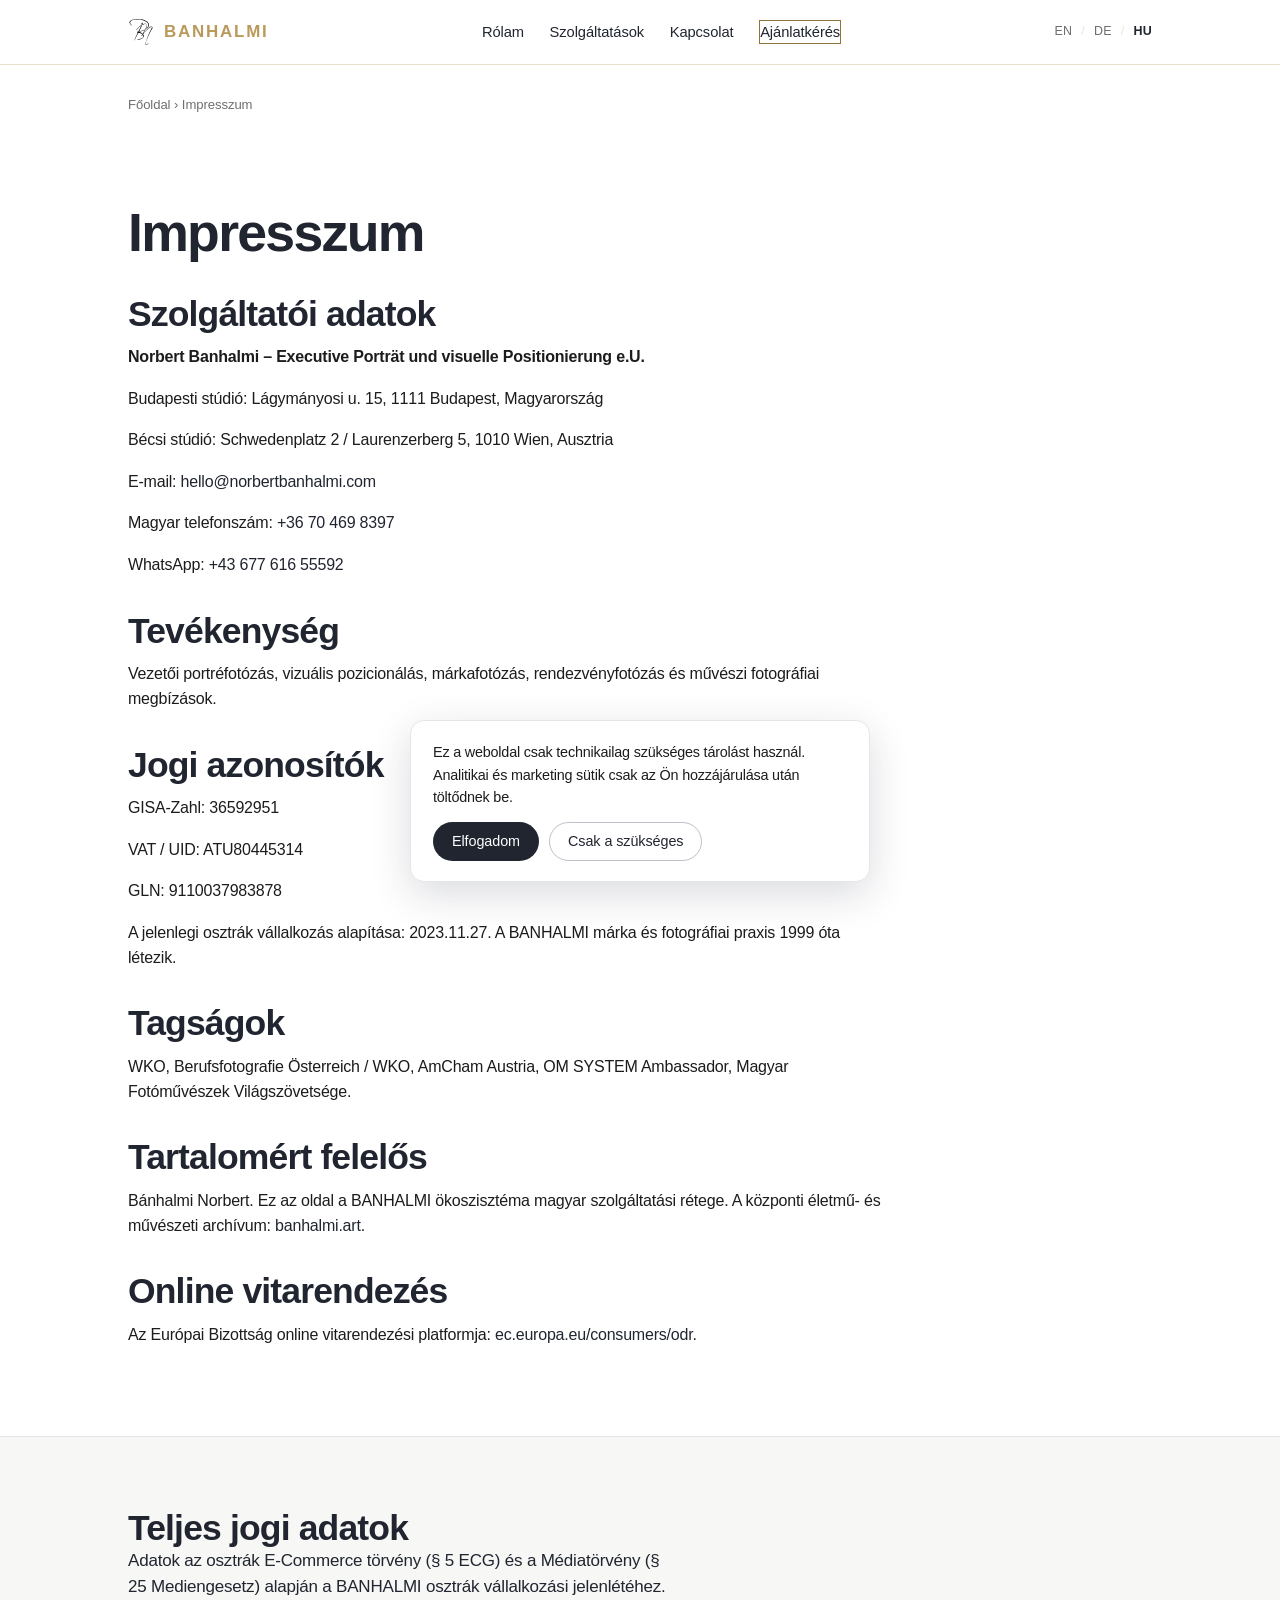
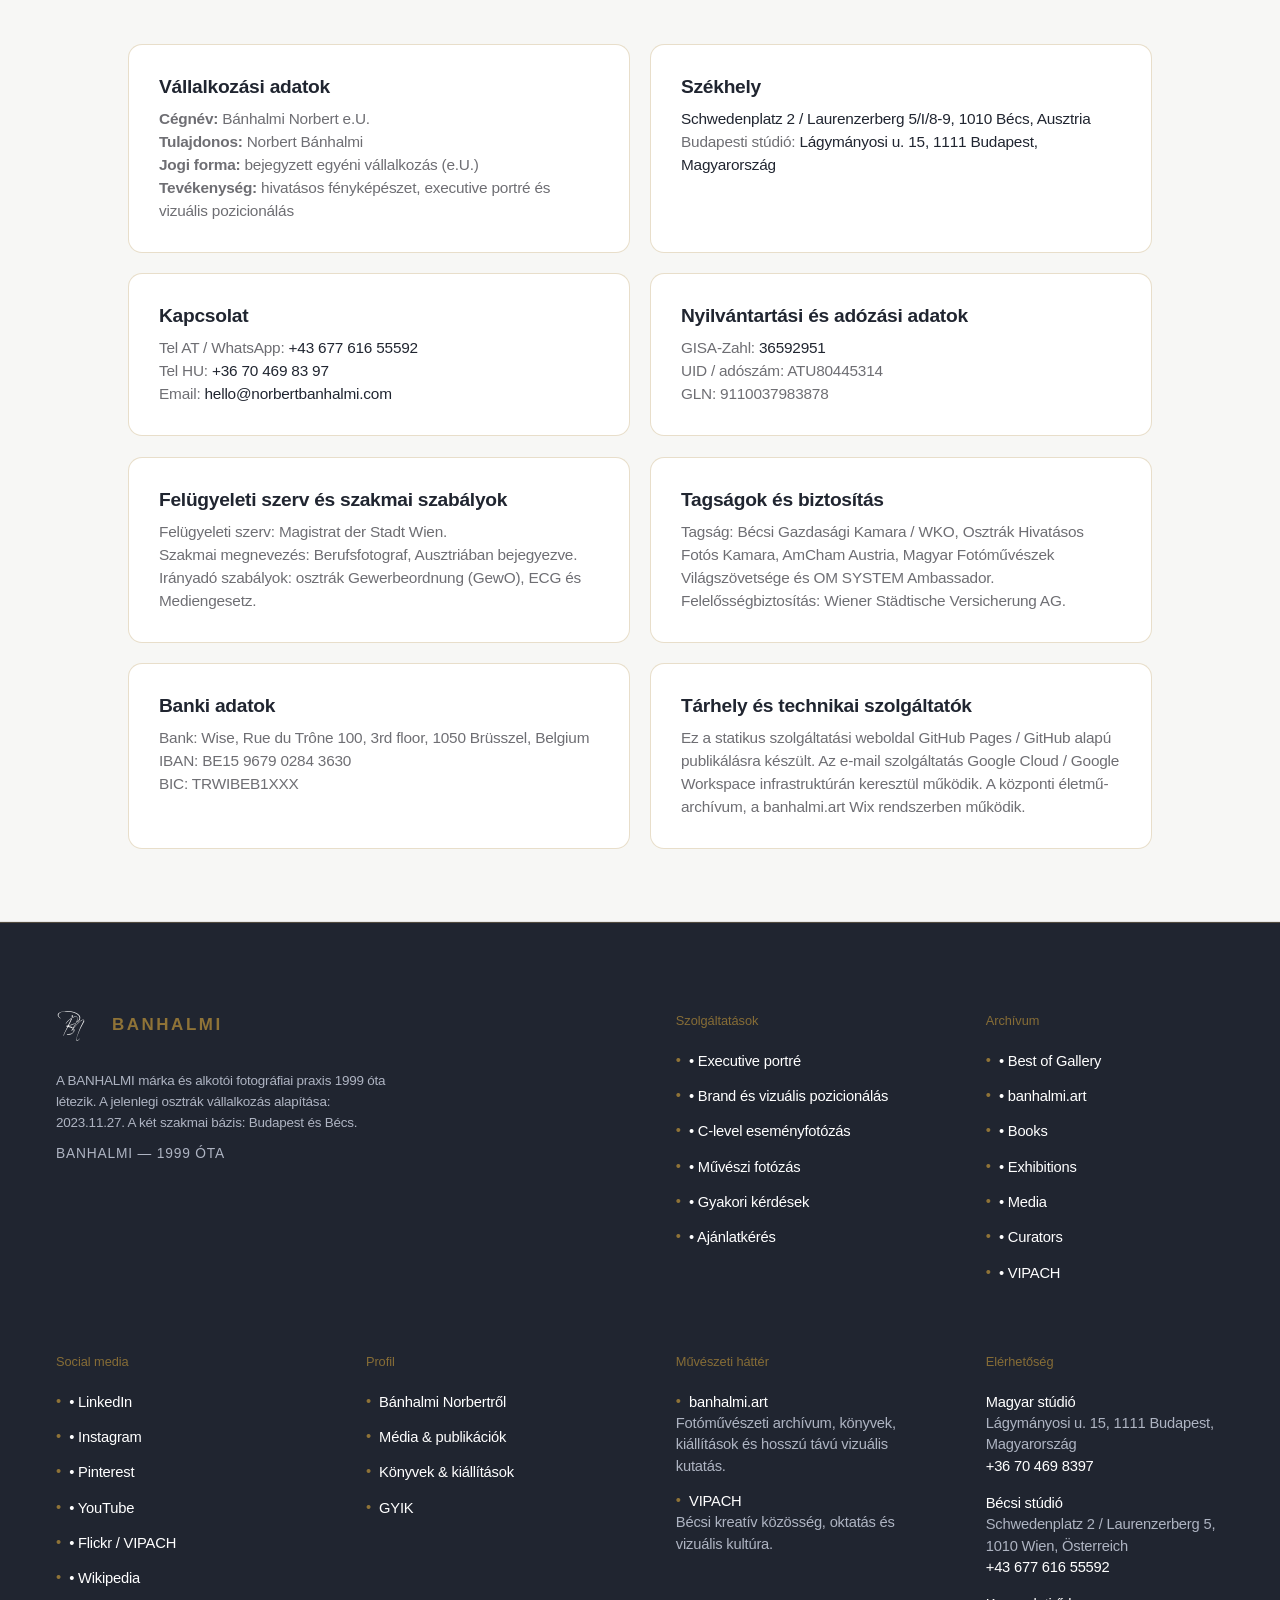
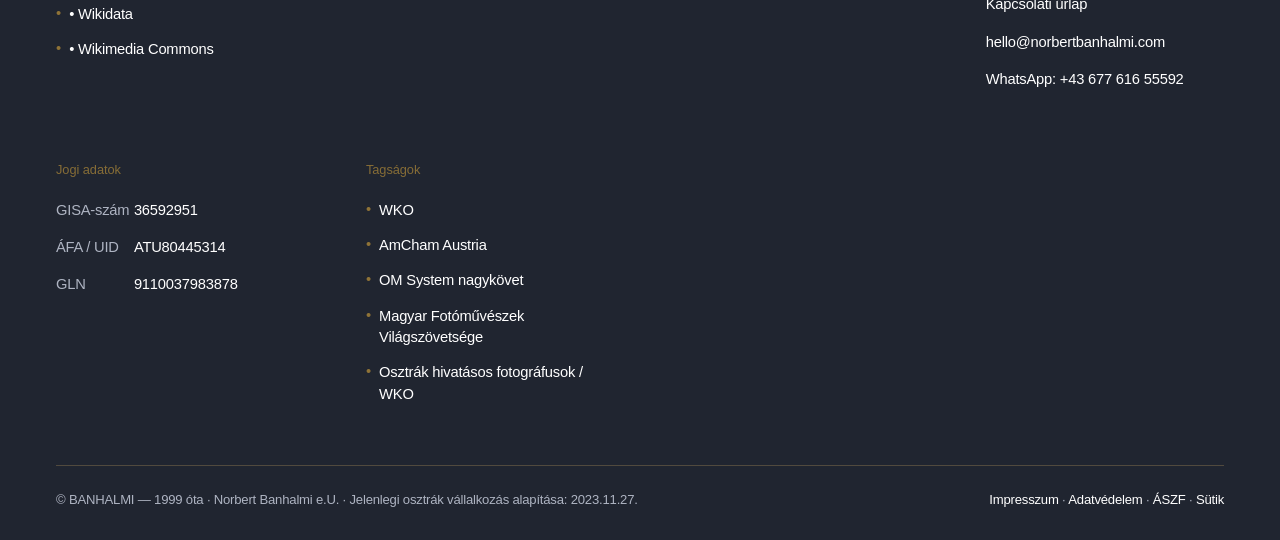
<file: impresszum/index.html>
<!DOCTYPE html>

<html lang="hu">
<head>
<meta charset="utf-8"/>
<meta content="width=device-width, initial-scale=1" name="viewport"/>
<title>Impresszum | Bánhalmi Norbert</title>
<meta content="Teljes impresszum ECG, Mediengesetz, GISA, UID, GLN, WKO, banki adatok és kapcsolati adatok feltüntetésével Bánhalmi Norbert e.U. számára." name="description"/>
<link href="https://www.banhalminorbert.hu/impresszum/" rel="canonical"/>
<meta content="website" property="og:type"/>
<meta content="Impresszum | Bánhalmi Norbert" property="og:title"/>
<meta content="Impresszum és szolgáltatói adatok." property="og:description"/>
<meta content="https://www.banhalminorbert.hu/impresszum/" property="og:url"/>
<meta content="hu_HU" property="og:locale"/>
<meta content="https://www.banhalminorbert.hu/assets/img/og/banhalmi-og.webp" property="og:image"/>
<meta content="1200" property="og:image:width"/>
<meta content="630" property="og:image:height"/>
<meta content="summary_large_image" name="twitter:card"/>
<meta content="https://www.banhalminorbert.hu/assets/img/og/banhalmi-og.webp" name="twitter:image"/>
<link href="https://www.norbertbanhalmi.com" rel="preconnect"/>







<meta content="#ffffff" name="theme-color"/>
<meta content="light" name="color-scheme"/>
<link href="../assets/css/style.css" rel="stylesheet"/>
<script type="application/ld+json">{
  "@context": "https://schema.org",
  "@type": "WebPage",
  "@id": "https://www.banhalminorbert.hu/impresszum#webpage",
  "about": {
    "@id": "https://www.banhalmi.art/norbert-banhalmi#person"
  },
  "isPartOf": {
    "@id": "https://www.banhalminorbert.hu/#website"
  }
}</script>
<link href="https://www.banhalmi.art/norbert-banhalmi" rel="me"/>
<link href="https://www.banhalmi.art/" rel="me"/>
<link href="https://www.vipach.at/" rel="me"/>
<script data-schema="banhalmi-ecosystem" type="application/ld+json">{
  "@context": "https://schema.org",
  "@graph": [
    {
      "@type": "WebSite",
      "@id": "https://www.banhalmi.art/#artistic-archive",
      "name": "https://www.banhalmi.art/banhalmi.art",
      "url": "https://www.banhalmi.art/",
      "inLanguage": [
        "hu",
        "en",
        "de"
      ],
      "about": {
        "@id": "https://www.banhalmi.art/norbert-banhalmi#person"
      },
      "description": "Fotóművészeti archívum, könyvek, kiállítások és hosszú távú vizuális kutatás."
    },
    {
      "@type": "WebSite",
      "@id": "https://www.vipach.at/#community-platform",
      "name": "VIPACH",
      "url": "https://www.vipach.at/",
      "about": {
        "@id": "https://www.banhalmi.art/norbert-banhalmi#person"
      },
      "description": "Bécsi kreatív közösség, oktatás és vizuális kultúra."
    }
  ]
}</script>
<style>
/* Phase 13: clickable studio names in footer */
.site-footer .footer-studio-link{color:#fff;text-decoration:none;transition:color .25s ease,opacity .25s ease;}
.site-footer .footer-studio-link:hover,.site-footer .footer-studio-link:focus{color:var(--gold);opacity:.95;}
</style><meta content="Impresszum | Bánhalmi Norbert" name="twitter:title"/><meta content="Impresszum és szolgáltatói adatok." name="twitter:description"/><link href="https://www.norbertbanhalmi.com/impressum/" hreflang="en" rel="alternate"/><link href="https://www.banhalmi.at/impressum/" hreflang="de-AT" rel="alternate"/><link href="https://www.banhalminorbert.hu/impresszum/" hreflang="hu-HU" rel="alternate"/><link href="https://www.norbertbanhalmi.com/impressum/" hreflang="x-default" rel="alternate"/>
<link href="/humans.txt" rel="author"/>
<link href="/llms.txt" rel="alternate" title="BANHALMI LLM summary" type="text/plain"/>
<link href="/llms-full.txt" rel="alternate" title="BANHALMI AI knowledge brief" type="text/plain"/>
<link href="/entity.jsonld" rel="alternate" title="BANHALMI entity graph" type="application/ld+json"/>
<link href="/entity-graph.json" rel="alternate" title="BANHALMI machine-readable entity graph" type="application/json"/>
<link href="/entity-graph.jsonld" rel="alternate" title="BANHALMI JSON-LD entity graph" type="application/ld+json"/>
<meta content="https://www.banhalminorbert.hu/assets/img/og/banhalmi-og.webp" property="og:image:secure_url"/><meta content="image/webp" property="og:image:type"/><meta content="Bánhalmi Norbert – executive portréművész és vizuális pozicionálási stratéga" property="og:image:alt"/><meta content="Bánhalmi Norbert – executive portréművész és vizuális pozicionálási stratéga" name="twitter:image:alt"/><link href="../assets/img/brand/favicon.svg" rel="icon" type="image/svg+xml"/><link href="../assets/img/brand/favicon.ico" rel="alternate icon" sizes="any"/><link href="../assets/img/brand/favicon-32x32.png" rel="icon" sizes="32x32" type="image/png"/><link href="../assets/img/brand/favicon-16x16.png" rel="icon" sizes="16x16" type="image/png"/><link href="../assets/img/brand/apple-touch-icon.png" rel="apple-touch-icon" sizes="180x180"/><link color="#000000" href="../assets/img/brand/safari-pinned-tab.svg" rel="mask-icon"/><link href="../site.webmanifest" rel="manifest"/></head>
<body>
<a class="skip-link" href="#main">Ugrás a tartalomra</a>
<script type="application/ld+json">{
  "@context": "https://schema.org",
  "@type": "BreadcrumbList",
  "itemListElement": [
    {
      "@type": "ListItem",
      "position": 1,
      "name": "Főoldal",
      "item": "https://www.banhalminorbert.hu/"
    },
    {
      "@type": "ListItem",
      "position": 2,
      "name": "Impresszum",
      "item": "https://www.banhalminorbert.hu/impresszum/"
    }
  ]
}</script><header class="site-header">
<div class="wrap">
<nav aria-label="Main" class="nav">
<a class="brand" href="/"><img alt="BANHALMI" class="brand-logo" decoding="async" height="26" loading="lazy" src="../assets/img/brand/banhalmi-logo-black-transparent.svg" title="BANHALMI" width="26"/><span class="brand-word">BANHALMI</span></a>
<ul class="nav-links"><li><a href="/rolam/">Rólam</a></li><li><a href="/#szolgaltatasok">Szolgáltatások</a></li><li><a href="/kapcsolat/">Kapcsolat</a></li><li><a class="nav-cta" href="/ajanlatkeres/">Ajánlatkérés</a></li></ul>
<div aria-label="Language" class="lang-switch"><a class="" href="../../impressum/" hreflang="en">EN</a><span class="sep">/</span><a class="" href="https://www.banhalmi.at/" hreflang="de-AT">DE</a><span class="sep">/</span><a class="active" href="/impresszum/" hreflang="hu-HU">HU</a></div>
<button aria-expanded="false" aria-label="Menü" class="menu-btn">
<span></span><span></span><span></span>
</button>
</nav>
</div>
</header>
<main id="main">
<div class="wrap"><nav aria-label="Breadcrumb" class="crumb"><a href="/">Főoldal</a> › Impresszum</nav></div><section class="hero"><div class="wrap"><h1>Impresszum</h1>
<div class="legal" style="margin-top:28px"><h2>Szolgáltatói adatok</h2>
<p><strong>Norbert Banhalmi – Executive Porträt und visuelle Positionierung e.U.</strong></p>
<p>Budapesti stúdió: Lágymányosi u. 15, 1111 Budapest, Magyarország</p>
<p>Bécsi stúdió: Schwedenplatz 2 / Laurenzerberg 5, 1010 Wien, Ausztria</p>
<p>E-mail: <a href="mailto:hello@norbertbanhalmi.com">hello@norbertbanhalmi.com</a></p>
<p>Magyar telefonszám: <a href="tel:+36704698397">+36 70 469 8397</a></p>
<p>WhatsApp: <a href="https://wa.me/4367761655592">+43 677 616 55592</a></p>
<h2>Tevékenység</h2>
<p>Vezetői portréfotózás, vizuális pozicionálás, márkafotózás, rendezvényfotózás és művészi fotográfiai megbízások.</p>
<h2>Jogi azonosítók</h2>
<p>GISA-Zahl: 36592951</p>
<p>VAT / UID: ATU80445314</p>
<p>GLN: 9110037983878</p>
<p>A jelenlegi osztrák vállalkozás alapítása: 2023.11.27. A BANHALMI márka és fotográfiai praxis 1999 óta létezik.</p>
<h2>Tagságok</h2>
<p>WKO, Berufsfotografie Österreich / WKO, AmCham Austria, OM SYSTEM Ambassador, Magyar Fotóművészek Világszövetsége.</p>
<h2>Tartalomért felelős</h2>
<p>Bánhalmi Norbert. Ez az oldal a BANHALMI ökoszisztéma magyar szolgáltatási rétege. A központi életmű- és művészeti archívum: <a href="https://www.banhalmi.art">banhalmi.art</a>.</p>
<h2>Online vitarendezés</h2>
<p>Az Európai Bizottság online vitarendezési platformja: <a href="https://ec.europa.eu/consumers/odr">ec.europa.eu/consumers/odr</a>.</p></div></div></section>
<section class="section-band legal-enhanced"><div class="wrap"><div class="section-head reveal"><h2>Teljes jogi adatok</h2><p>Adatok az osztrák E-Commerce törvény (§ 5 ECG) és a Médiatörvény (§ 25 Mediengesetz) alapján a BANHALMI osztrák vállalkozási jelenlétéhez.</p></div><div class="legal-grid"><div class="card"><h3>Vállalkozási adatok</h3><p><strong>Cégnév:</strong> Bánhalmi Norbert e.U.<br/><strong>Tulajdonos:</strong> Norbert Bánhalmi<br/><strong>Jogi forma:</strong> bejegyzett egyéni vállalkozás (e.U.)<br/><strong>Tevékenység:</strong> hivatásos fényképészet, executive portré és vizuális pozicionálás</p></div><div class="card"><h3>Székhely</h3><p><a href="https://maps.app.goo.gl/QsMeDA8Bgq5yKxAo8">Schwedenplatz 2 / Laurenzerberg 5/I/8-9, 1010 Bécs, Ausztria</a><br/>Budapesti stúdió: <a href="https://maps.app.goo.gl/nEvcjbCA1wmgQtXJA">Lágymányosi u. 15, 1111 Budapest, Magyarország</a></p></div><div class="card"><h3>Kapcsolat</h3><p>Tel AT / WhatsApp: <a href="tel:+4367761655592">+43 677 616 55592</a><br/>Tel HU: <a href="tel:+36704698397">+36 70 469 83 97</a><br/>Email: <a href="mailto:hello@norbertbanhalmi.com">hello@norbertbanhalmi.com</a></p></div><div class="card"><h3>Nyilvántartási és adózási adatok</h3><p>GISA-Zahl: <a href="https://firmen.wko.at/norbert-banhalmi-executive-porträt-und-visuelle-positionieru/wien/?firmaid=12bd142c-5fcf-4457-9a90-47fbff162b40&amp;standortid=1&amp;standortname=wien%20%28bundesland%29&amp;suchbegriff=norbert%20banhalmi%20executive%20porträt%20und%20visuelle%20positionieru">36592951</a><br/>UID / adószám: ATU80445314<br/>GLN: 9110037983878</p></div><div class="card"><h3>Felügyeleti szerv és szakmai szabályok</h3><p>Felügyeleti szerv: Magistrat der Stadt Wien.<br/>Szakmai megnevezés: Berufsfotograf, Ausztriában bejegyezve.<br/>Irányadó szabályok: osztrák Gewerbeordnung (GewO), ECG és Mediengesetz.</p></div><div class="card"><h3>Tagságok és biztosítás</h3><p>Tagság: Bécsi Gazdasági Kamara / WKO, Osztrák Hivatásos Fotós Kamara, AmCham Austria, Magyar Fotóművészek Világszövetsége és OM SYSTEM Ambassador. Felelősségbiztosítás: Wiener Städtische Versicherung AG.</p></div><div class="card"><h3>Banki adatok</h3><p>Bank: Wise, Rue du Trône 100, 3rd floor, 1050 Brüsszel, Belgium<br/>IBAN: BE15 9679 0284 3630<br/>BIC: TRWIBEB1XXX</p></div><div class="card"><h3>Tárhely és technikai szolgáltatók</h3><p>Ez a statikus szolgáltatási weboldal GitHub Pages / GitHub alapú publikálásra készült. Az e-mail szolgáltatás Google Cloud / Google Workspace infrastruktúrán keresztül működik. A központi életmű-archívum, a banhalmi.art Wix rendszerben működik.</p></div></div></div></section></main>
<footer class="site-footer">
<div class="wrap">
<div class="footer-grid">
<div class="footer-brand-col">
<a class="brand" href="/"><img alt="BANHALMI" class="brand-logo" decoding="async" height="26" loading="lazy" src="../assets/img/brand/banhalmi-logo-black-transparent.svg" title="BANHALMI" width="26"/><span class="brand-word">BANHALMI</span></a>
<p class="footer-entity">A BANHALMI márka és alkotói fotográfiai praxis 1999 óta létezik. A jelenlegi osztrák vállalkozás alapítása: 2023.11.27. A két szakmai bázis: Budapest és Bécs.<span class="footer-since">BANHALMI — 1999 óta</span></p>
</div><div><h4>Szolgáltatások</h4><ul><li><a href="/headshot-fotozas/">• Executive portré</a></li><li><a href="/brand-fotozas/">• Brand és vizuális pozicionálás</a></li><li><a href="/rendezvenyfotozas/">• C-level eseményfotózás</a></li><li><a href="/fine-art/">• Művészi fotózás</a></li><li><a href="/gyik/">• Gyakori kérdések</a></li><li><a href="/ajanlatkeres/">• Ajánlatkérés</a></li></ul></div><div><h4>Archívum</h4><ul><li><a href="https://www.banhalmi.art/#gallery">• Best of Gallery</a></li><li><a href="https://www.banhalmi.art">• banhalmi.art</a></li><li><a href="https://banhalmi.art/konyveim">• Books</a></li><li><a href="https://www.banhalmi.art/fotokiallitasok">• Exhibitions</a></li><li><a href="https://www.banhalmi.art/mediamegjelenesek">• Media</a></li><li><a href="https://www.banhalmi.art/curators">• Curators</a></li><li><a href="https://www.vipach.at/">• VIPACH</a></li></ul></div><div><h4>Social media</h4><ul><li><a href="https://www.linkedin.com/in/norbertbanhalmi/">• LinkedIn</a></li><li><a href="https://www.instagram.com/norbert.banhalmi/">• Instagram</a></li><li><a href="https://hu.pinterest.com/norbertbanhalmi/">• Pinterest</a></li><li><a href="https://www.youtube.com/playlist?list=PLwsdxt-KFeDgsRO_a_fSUTJ3RZvivWRgr">• YouTube</a></li><li><a href="https://www.flickr.com/photos/vipach/albums">• Flickr / VIPACH</a></li><li><a href="https://hu.wikipedia.org/wiki/B%C3%A1nhalmi_Norbert">• Wikipedia</a></li><li><a href="https://www.wikidata.org/wiki/Q56391118">• Wikidata</a></li><li><a href="https://commons.wikimedia.org/wiki/File:Norbert-Banhalmi-self-portrait.jpg">• Wikimedia Commons</a></li></ul></div>
<div><h4>Profil</h4><ul><li><a href="/rolam/">Bánhalmi Norbertről</a></li><li><a href="/media-megjelenesek/">Média &amp; publikációk</a></li><li><a href="/konyvek-kiallitasok/">Könyvek &amp; kiállítások</a></li><li><a href="/gyik/">GYIK</a></li></ul></div>
<div data-ecosystem-footer="banhalmi-art"><h4>Művészeti háttér</h4><ul><li><a href="https://www.banhalmi.art" rel="me">banhalmi.art</a><br/><span>Fotóművészeti archívum, könyvek, kiállítások és hosszú távú vizuális kutatás.</span></li><li><a href="https://www.vipach.at/" rel="me">VIPACH</a><br/><span>Bécsi kreatív közösség, oktatás és vizuális kultúra.</span></li></ul></div>
<div><h4>Elérhetőség</h4><ul class="footer-contact-list">
<li><strong>Magyar stúdió</strong><br/>Lágymányosi u. 15, 1111 Budapest, Magyarország<br/><a href="tel:+36704698397">+36 70 469 8397</a></li>
<li><strong><a class="footer-studio-link" href="https://maps.app.goo.gl/QsMeDA8Bgq5yKxAo8">Bécsi stúdió</a></strong><br/>Schwedenplatz 2 / Laurenzerberg 5, 1010 Wien, Österreich<br/><a href="tel:+4367761655592">+43 677 616 55592</a></li>
<li><a href="/kapcsolat/">Kapcsolati űrlap</a></li>
<li><a href="mailto:hello@norbertbanhalmi.com">hello@norbertbanhalmi.com</a></li>
<li><a href="https://wa.me/4367761655592">WhatsApp: +43 677 616 55592</a></li>
</ul></div>
<div><h4>Jogi adatok</h4><ul class="footer-legal-list"><li><span>GISA-szám</span> <strong>36592951</strong></li><li><span>ÁFA / UID</span> <strong>ATU80445314</strong></li><li><span>GLN</span> <strong>9110037983878</strong></li></ul></div>
<div><h4>Tagságok</h4><ul><li><a href="https://firmen.wko.at/norbert-banhalmi-executive-portr%C3%A4t-und-visuelle-positionieru/wien/?firmaid=12bd142c-5fcf-4457-9a90-47fbff162b40&amp;standortid=1&amp;standortname=wien%20%28bundesland%29&amp;suchbegriff=norbert%20banhalmi%20executive%20portr%C3%A4t%20und%20visuelle%20positionieru" rel="me">WKO</a></li><li><a href="https://amcham.at/yearbook-2026/#members" rel="me">AmCham Austria</a></li><li><a href="https://www.milcclub.com/ambassadors" rel="me">OM System nagykövet</a></li><li><a href="https://www.mfvsz.com/" rel="me">Magyar Fotóművészek Világszövetsége</a></li><li><a href="https://www.wko.at/oe/gewerbe-handwerk/berufsfotografie/start" rel="me">Osztrák hivatásos fotográfusok / WKO</a></li></ul></div>
</div>
<div class="footer-bottom">
<span>© BANHALMI — 1999 óta · Norbert Banhalmi e.U. · Jelenlegi osztrák vállalkozás alapítása: 2023.11.27.</span>
<span><a href="/impresszum/">Impresszum</a> · <a href="/adatvedelem/">Adatvédelem</a> · <a href="/aszf/">ÁSZF</a> · <a href="/suti-szabalyzat/">Sütik</a></span>
</div>
</div>
</footer>
<div aria-label="Sütik" aria-live="polite" class="cookie" role="dialog">
<p>Ez a weboldal csak technikailag szükséges tárolást használ. Analitikai és marketing sütik csak az Ön hozzájárulása után töltődnek be.</p>
<div class="cookie-actions">
<button class="btn btn-primary" data-accept="">Elfogadom</button>
<button class="btn btn-ghost" data-decline="">Csak a szükséges</button>
</div>
</div>
<script defer="" src="../assets/js/main.js"></script>
</body>
</html>
</file>
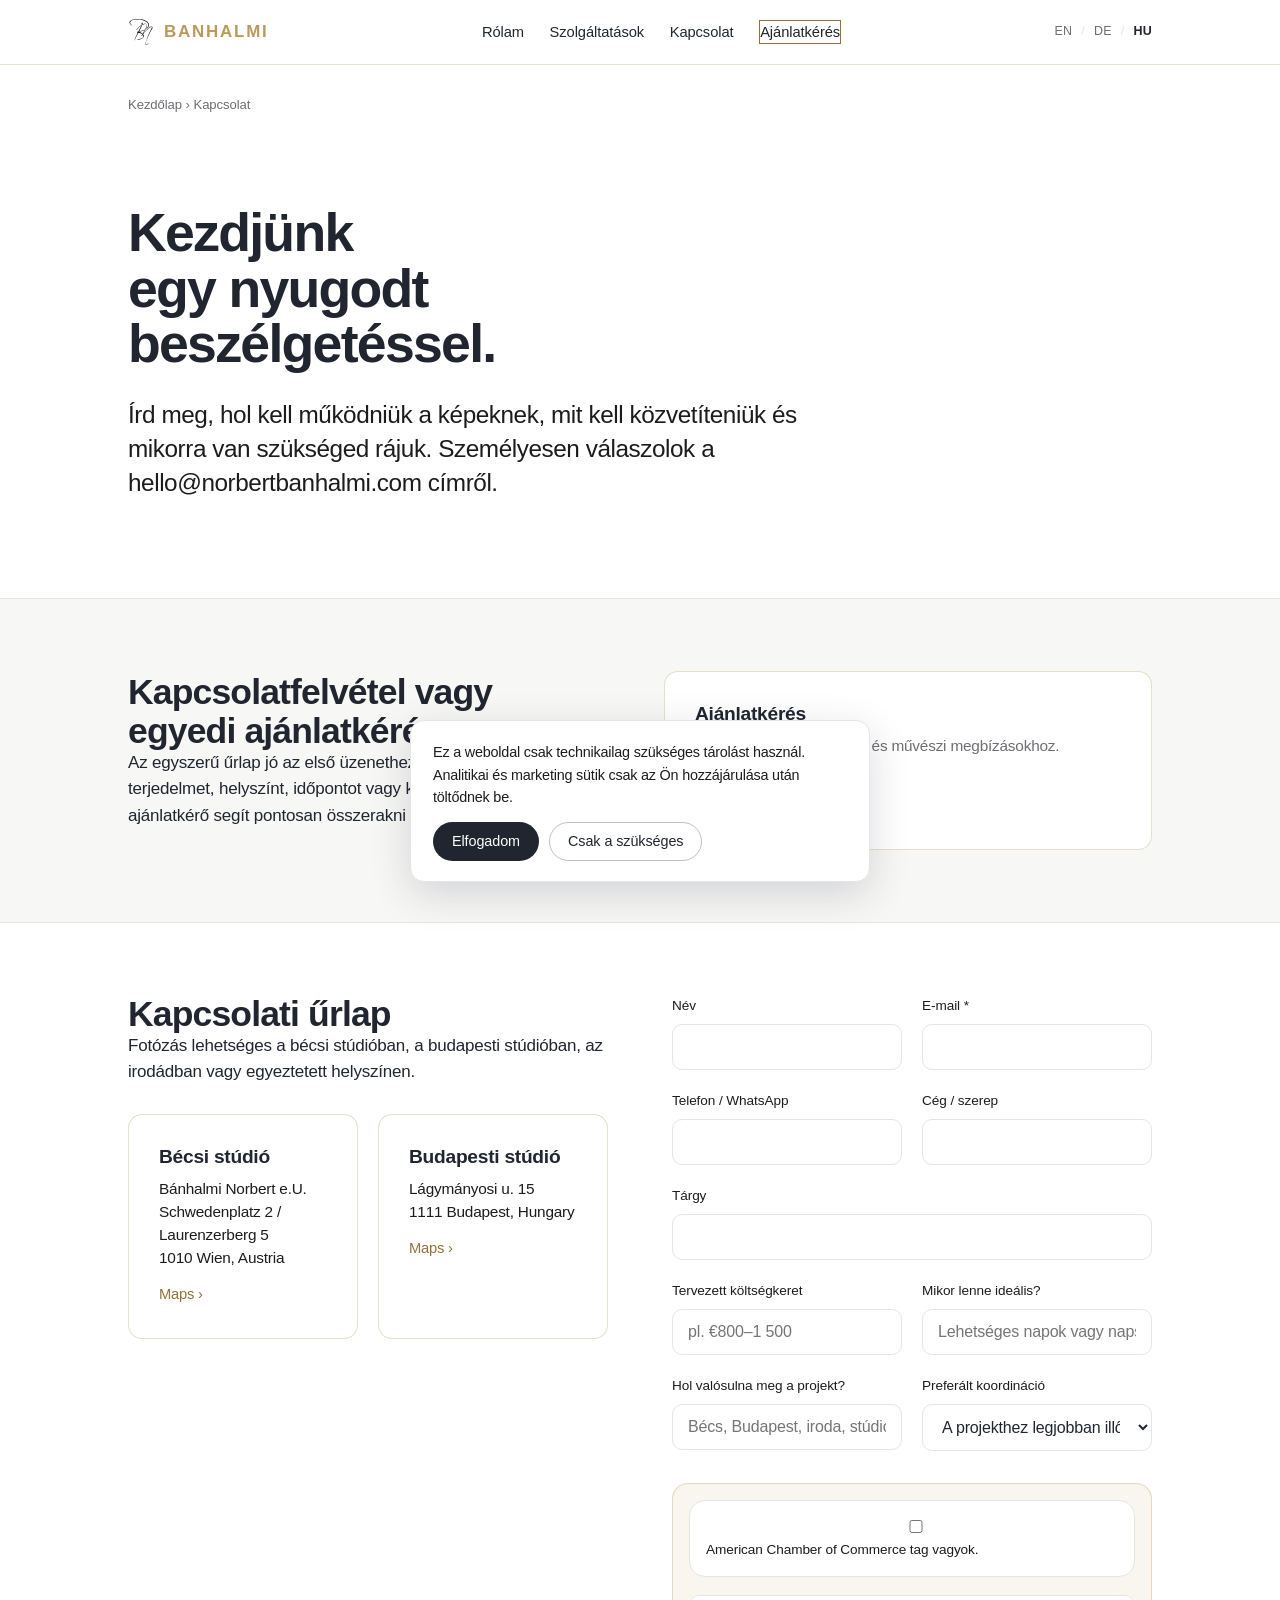
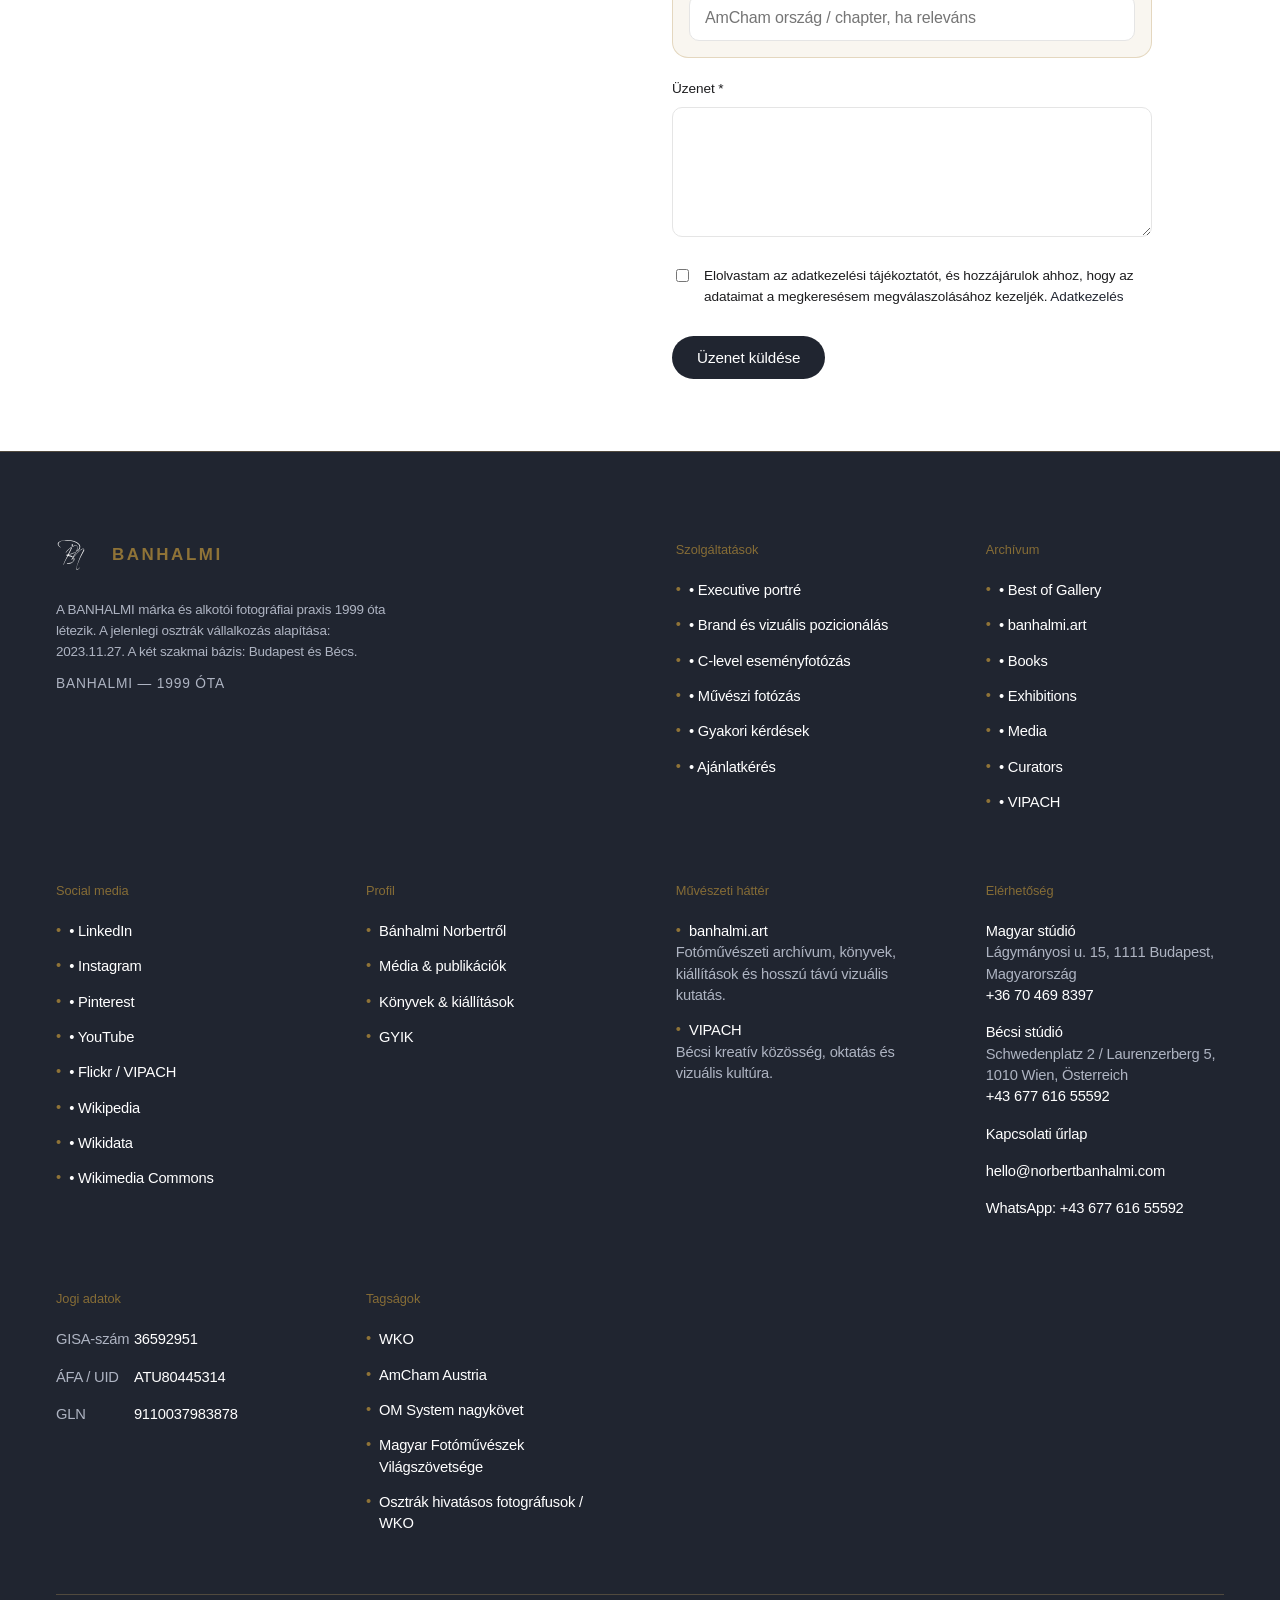
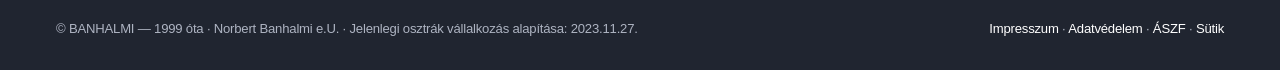
<file: kapcsolat/index.html>
<!DOCTYPE html>

<html lang="hu">
<head>
<meta charset="utf-8"/>
<meta content="width=device-width, initial-scale=1" name="viewport"/>
<title>Kapcsolat | BANHALMI executive portréfotózás Bécs és Budapest</title>
<meta content="Kapcsolatfelvétel Bánhalmi Norberttel executive portré, vizuális pozicionálás, C-level rendezvényfotózás és művészi fotózás ügyében Bécsben és Budapesten." name="description"/>
<link href="https://www.banhalminorbert.hu/kapcsolat/" rel="canonical"/>
<meta content="website" property="og:type"/>
<meta content="Ajánlatkérés | Bánhalmi Norbert" property="og:title"/>
<meta content="Vezetett ajánlatkérés executive portréra, csapatfotózásra, márka fotózásra és művészi portréra Budapesten és Bécsben. Bruttó kalkuláció 20% osztrák áfával és EU-s fordított adózás opcióval." property="og:description"/>
<meta content="https://www.banhalminorbert.hu/ajanlatkeres/" property="og:url"/>
<meta content="hu_HU" property="og:locale"/>
<meta content="https://www.banhalminorbert.hu/assets/img/og/banhalmi-og.webp" property="og:image"/>
<meta content="1200" property="og:image:width"/>
<meta content="630" property="og:image:height"/>
<meta content="summary_large_image" name="twitter:card"/>
<meta content="https://www.banhalminorbert.hu/assets/img/og/banhalmi-og.webp" name="twitter:image"/>
<link href="https://www.norbertbanhalmi.com" rel="preconnect"/>







<meta content="#ffffff" name="theme-color"/>
<meta content="light" name="color-scheme"/>
<link href="../assets/css/style.css" rel="stylesheet"/>
<script type="application/ld+json">{
  "@context": "https://schema.org",
  "@type": "WebPage",
  "@id": "https://www.banhalminorbert.hu/ajanlatkeres#webpage",
  "about": {
    "@id": "https://www.banhalmi.art/norbert-banhalmi#person"
  },
  "isPartOf": {
    "@id": "https://www.banhalminorbert.hu/#website"
  }
}</script>
<script type="application/ld+json">{
  "@context": "https://schema.org",
  "@type": "OfferCatalog",
  "@id": "https://www.banhalminorbert.hu/ajanlatkeres/#quote-offer-catalog",
  "name": "Vezetett ajánlatkérő és árazási logika",
  "description": "Az ajánlatkérő tájékoztató árakat számol az alap óradíj, az időtartam, a retusált képek száma, a produkciós kiegészítők és a 20% osztrák ÁFA alapján. Ausztrián kívüli EU-s cégek EU-adószámmal 0% ÁFA / fordított adózás szerinti becslést kérhetnek.",
  "url": "https://www.banhalminorbert.hu/ajanlatkeres/",
  "provider": {
    "@id": "https://www.banhalminorbert.hu/#professionalservice"
  },
  "itemListElement": [
    {
      "@type": "Offer",
      "position": 1,
      "name": "Gyors vezetői portré",
      "priceCurrency": "EUR",
      "price": 220,
      "description": "Orientation gross starting price including 20% Austrian VAT unless reverse charge applies for eligible EU B2B clients outside Austria.",
      "availability": "https://schema.org/InStock",
      "eligibleRegion": [
        {
          "@type": "Country",
          "name": "Austria"
        },
        {
          "@type": "Country",
          "name": "Hungary"
        },
        {
          "@type": "AdministrativeArea",
          "name": "European Union"
        }
      ]
    },
    {
      "@type": "Offer",
      "position": 2,
      "name": "Vezetett egyéni portré",
      "priceCurrency": "EUR",
      "price": 420,
      "description": "Orientation gross starting price including 20% Austrian VAT unless reverse charge applies for eligible EU B2B clients outside Austria.",
      "availability": "https://schema.org/InStock",
      "eligibleRegion": [
        {
          "@type": "Country",
          "name": "Austria"
        },
        {
          "@type": "Country",
          "name": "Hungary"
        },
        {
          "@type": "AdministrativeArea",
          "name": "European Union"
        }
      ]
    },
    {
      "@type": "Offer",
      "position": 3,
      "name": "Csoportos portréfotózás",
      "priceCurrency": "EUR",
      "price": 390,
      "description": "Orientation gross starting price including 20% Austrian VAT unless reverse charge applies for eligible EU B2B clients outside Austria.",
      "availability": "https://schema.org/InStock",
      "eligibleRegion": [
        {
          "@type": "Country",
          "name": "Austria"
        },
        {
          "@type": "Country",
          "name": "Hungary"
        },
        {
          "@type": "AdministrativeArea",
          "name": "European Union"
        }
      ]
    },
    {
      "@type": "Offer",
      "position": 4,
      "name": "Márkaépítő fotózás és vizuális pozicionálás",
      "priceCurrency": "EUR",
      "price": 590,
      "description": "Orientation gross starting price including 20% Austrian VAT unless reverse charge applies for eligible EU B2B clients outside Austria.",
      "availability": "https://schema.org/InStock",
      "eligibleRegion": [
        {
          "@type": "Country",
          "name": "Austria"
        },
        {
          "@type": "Country",
          "name": "Hungary"
        },
        {
          "@type": "AdministrativeArea",
          "name": "European Union"
        }
      ]
    },
    {
      "@type": "Offer",
      "position": 5,
      "name": "Művészi fotózás",
      "priceCurrency": "EUR",
      "price": 490,
      "description": "Orientation gross starting price including 20% Austrian VAT unless reverse charge applies for eligible EU B2B clients outside Austria.",
      "availability": "https://schema.org/InStock",
      "eligibleRegion": [
        {
          "@type": "Country",
          "name": "Austria"
        },
        {
          "@type": "Country",
          "name": "Hungary"
        },
        {
          "@type": "AdministrativeArea",
          "name": "European Union"
        }
      ]
    }
  ]
}</script>
<link href="https://www.banhalmi.art/norbert-banhalmi" rel="me"/>
<link href="https://www.banhalmi.art/" rel="me"/>
<link href="https://www.vipach.at/" rel="me"/>
<script data-schema="banhalmi-ecosystem" type="application/ld+json">{
  "@context": "https://schema.org",
  "@graph": [
    {
      "@type": "WebSite",
      "@id": "https://www.banhalmi.art/#artistic-archive",
      "name": "https://www.banhalmi.art/banhalmi.art",
      "url": "https://www.banhalmi.art/",
      "inLanguage": [
        "hu",
        "en",
        "de"
      ],
      "about": {
        "@id": "https://www.banhalmi.art/norbert-banhalmi#person"
      },
      "description": "Fotóművészeti archívum, könyvek, kiállítások és hosszú távú vizuális kutatás."
    },
    {
      "@type": "WebSite",
      "@id": "https://www.vipach.at/#community-platform",
      "name": "VIPACH",
      "url": "https://www.vipach.at/",
      "about": {
        "@id": "https://www.banhalmi.art/norbert-banhalmi#person"
      },
      "description": "Bécsi kreatív közösség, oktatás és vizuális kultúra."
    }
  ]
}</script>
<style>
/* Phase 13: clickable studio names in footer */
.site-footer .footer-studio-link{color:#fff;text-decoration:none;transition:color .25s ease,opacity .25s ease;}
.site-footer .footer-studio-link:hover,.site-footer .footer-studio-link:focus{color:var(--gold);opacity:.95;}
</style><meta content="Ajánlatkérés | Bánhalmi Norbert" name="twitter:title"/><meta content="Vezetett ajánlatkérés executive portréra, csapatfotózásra, márka fotózásra és művészi portréra Budapesten és Bécsben. Bruttó kalkuláció 20% osztrák áfával és EU-s fordított adózás opcióval." name="twitter:description"/><link href="https://www.norbertbanhalmi.com/requestaquote/" hreflang="en" rel="alternate"/><link href="https://www.banhalmi.at/requestaquote/" hreflang="de-AT" rel="alternate"/><link href="https://www.banhalminorbert.hu/ajanlatkeres/" hreflang="hu-HU" rel="alternate"/><link href="https://www.norbertbanhalmi.com/requestaquote/" hreflang="x-default" rel="alternate"/>
<link href="/humans.txt" rel="author"/>
<link href="/llms.txt" rel="alternate" title="BANHALMI LLM summary" type="text/plain"/>
<link href="/llms-full.txt" rel="alternate" title="BANHALMI AI knowledge brief" type="text/plain"/>
<link href="/entity.jsonld" rel="alternate" title="BANHALMI entity graph" type="application/ld+json"/>
<link href="/entity-graph.json" rel="alternate" title="BANHALMI machine-readable entity graph" type="application/json"/>
<link href="/entity-graph.jsonld" rel="alternate" title="BANHALMI JSON-LD entity graph" type="application/ld+json"/>
<meta content="https://www.banhalminorbert.hu/assets/img/og/banhalmi-og.webp" property="og:image:secure_url"/><meta content="image/webp" property="og:image:type"/><meta content="Bánhalmi Norbert – executive portréművész és vizuális pozicionálási stratéga" property="og:image:alt"/><meta content="Bánhalmi Norbert – executive portréművész és vizuális pozicionálási stratéga" name="twitter:image:alt"/><link href="../assets/img/brand/favicon.svg" rel="icon" type="image/svg+xml"/><link href="../assets/img/brand/favicon.ico" rel="alternate icon" sizes="any"/><link href="../assets/img/brand/favicon-32x32.png" rel="icon" sizes="32x32" type="image/png"/><link href="../assets/img/brand/favicon-16x16.png" rel="icon" sizes="16x16" type="image/png"/><link href="../assets/img/brand/apple-touch-icon.png" rel="apple-touch-icon" sizes="180x180"/><link color="#000000" href="../assets/img/brand/safari-pinned-tab.svg" rel="mask-icon"/><link href="../site.webmanifest" rel="manifest"/></head>
<body>
<a class="skip-link" href="#main">Ugrás a tartalomra</a>
<script type="application/ld+json">{
  "@context": "https://schema.org",
  "@type": "BreadcrumbList",
  "itemListElement": [
    {
      "@type": "ListItem",
      "position": 1,
      "name": "Főoldal",
      "item": "https://www.banhalminorbert.hu/"
    },
    {
      "@type": "ListItem",
      "position": 2,
      "name": "Kapcsolat",
      "item": "https://www.banhalminorbert.hu/ajanlatkeres/"
    }
  ]
}</script><script type="application/ld+json">{
  "@context": "https://schema.org",
  "@type": "Service",
  "@id": "https://www.banhalminorbert.hu/ajanlatkeres/#service",
  "name": "Kapcsolat",
  "description": "Megkeresés executive portréhoz, márkafotózáshoz, fine art és rendezvényfotózáshoz Bécsben és Budapesten.",
  "serviceType": "Kapcsolat",
  "provider": {
    "@id": "https://www.norbertbanhalmi.com/#professionalservice"
  },
  "areaServed": [
    {
      "@type": "City",
      "name": "Vienna",
      "sameAs": "https://www.wikidata.org/wiki/Q1741"
    },
    {
      "@type": "City",
      "name": "Budapest",
      "sameAs": "https://www.wikidata.org/wiki/Q1781"
    }
  ],
  "availableChannel": {
    "@type": "ServiceChannel",
    "serviceLocation": [
      {
        "@id": "https://www.norbertbanhalmi.com/#vienna-location"
      },
      {
        "@id": "https://www.norbertbanhalmi.com/#budapest-location"
      }
    ]
  },
  "url": "https://www.banhalminorbert.hu/ajanlatkeres/"
}</script><header class="site-header">
<div class="wrap">
<nav aria-label="Main" class="nav">
<a class="brand" href="/"><img alt="BANHALMI" class="brand-logo" decoding="async" height="26" loading="lazy" src="../assets/img/brand/banhalmi-logo-black-transparent.svg" title="BANHALMI" width="26"/><span class="brand-word">BANHALMI</span></a>
<ul class="nav-links"><li><a href="/rolam/">Rólam</a></li><li><a href="/#szolgaltatasok">Szolgáltatások</a></li><li><a href="/kapcsolat/">Kapcsolat</a></li><li><a class="nav-cta" href="/ajanlatkeres/">Ajánlatkérés</a></li></ul>
<div aria-label="Language" class="lang-switch"><a class="" href="https://www.norbertbanhalmi.com/contact/" hreflang="en">EN</a><span class="sep">/</span><a class="" href="https://www.banhalmi.at/kontakt/" hreflang="de-AT">DE</a><span class="sep">/</span><a class="active" href="https://www.banhalminorbert.hu/kapcsolat/" hreflang="hu-HU">HU</a></div>
<button aria-expanded="false" aria-label="Menü" class="menu-btn">
<span></span><span></span><span></span>
</button>
</nav>
</div>
</header>
<main id="main">
<div class="wrap"><nav aria-label="Breadcrumb" class="crumb"><a href="/">Kezdőlap</a> › Kapcsolat</nav></div>
<section class="hero"><div class="wrap">
<h1>Kezdjünk egy nyugodt beszélgetéssel.</h1>
<div class="lead"><p>Írd meg, hol kell működniük a képeknek, mit kell közvetíteniük és mikorra van szükséged rájuk. Személyesen válaszolok a hello@norbertbanhalmi.com címről.</p></div>
</div></section><section class="contact-quote-entry section-band"><div class="wrap split"><div class="prose reveal"><h2>Kapcsolatfelvétel vagy egyedi ajánlatkérés.</h2><p>Az egyszerű űrlap jó az első üzenethez. Ha már tudod a terjedelmet, helyszínt, időpontot vagy keretet, a vezetett ajánlatkérő segít pontosan összerakni az igényt.</p></div><div class="card reveal"><h3>Ajánlatkérés</h3><p>Portré, brand, rendezvény és művészi megbízásokhoz.</p><a class="btn btn-primary" href="/ajanlatkeres/">Ajánlatkérés</a></div></div></section>
<section><div class="wrap"><div class="split smart-quote-layout">
<div class="prose reveal quote-intro"><h2>Kapcsolati űrlap</h2><p>Fotózás lehetséges a bécsi stúdióban, a budapesti stúdióban, az irodádban vagy egyeztetett helyszínen.</p>
<div class="cards location-cards" style="margin-top:28px">
<div class="card location-card-linkable"><h3><a href="https://maps.app.goo.gl/QsMeDA8Bgq5yKxAo8">Bécsi stúdió</a></h3><p>Bánhalmi Norbert e.U.<br/>Schwedenplatz 2 / Laurenzerberg 5<br/>1010 Wien, Austria</p><a aria-label="Bécsi stúdió" class="map-card-link" href="https://maps.app.goo.gl/QsMeDA8Bgq5yKxAo8">Maps ›</a></div>
<div class="card location-card-linkable"><h3><a href="https://maps.app.goo.gl/nEvcjbCA1wmgQtXJA">Budapesti stúdió</a></h3><p>Lágymányosi u. 15<br/>1111 Budapest, Hungary</p><a aria-label="Budapesti stúdió" class="map-card-link" href="https://maps.app.goo.gl/nEvcjbCA1wmgQtXJA">Maps ›</a></div>
</div></div>
<div class="form reveal"><form data-contact-form="" data-endpoint="https://script.google.com/macros/s/AKfycbxEKirKLCWjcO8pPbyo2uJt0HqS2DuCqul2H9b0UkAh9Brc61WC7Q4wh4MhwSMpiw/exec" data-form-kind="contact" data-form-title="BANHALMI contact form" data-lang="hu">
<input name="form_type" type="hidden" value="contact"/><input aria-hidden="true" autocomplete="off" class="hp-field" name="website" tabindex="-1" type="text"/>
<div class="grid-2"><div class="field"><label for="name">Név</label><input id="name" name="name" required=""/></div><div class="field"><label for="email">E-mail *</label><input id="email" name="email" required="" type="email"/></div></div>
<div class="grid-2"><div class="field"><label for="phone">Telefon / WhatsApp</label><input id="phone" name="phone"/></div><div class="field"><label for="company">Cég / szerep</label><input id="company" name="company"/></div></div>
<div class="field"><label for="subject">Tárgy</label><input id="subject" name="subject"/></div>
<div class="grid-2"><div class="field"><label for="budget">Tervezett költségkeret</label><input autocomplete="off" id="budget" name="budget" placeholder="pl. €800–1 500"/></div><div class="field"><label for="timeframe">Mikor lenne ideális?</label><input autocomplete="off" id="timeframe" name="timeframe" placeholder="Lehetséges napok vagy napszakok"/></div></div><div class="grid-2"><div class="field"><label for="specific_location">Hol valósulna meg a projekt?</label><input autocomplete="off" id="specific_location" name="specific_location" placeholder="Bécs, Budapest, iroda, stúdió vagy más helyszín"/></div><div class="field"><label>Preferált koordináció</label><select name="contact_preference"><option value="either">A projekthez legjobban illő módon</option><option value="banhalmi">Lehetőség szerint közvetlenül Bánhalmi Norberttel</option><option value="team">A BANHALMI csapat kijelölt projektkoordinátorával</option></select></div></div><div class="field amcham-benefit"><label class="option-row"><input name="amcham_member" type="checkbox" value="yes"/> <span>American Chamber of Commerce tag vagyok.</span></label><input name="amcham_country" placeholder="AmCham ország / chapter, ha releváns"/></div>
<div class="field"><label for="message">Üzenet *</label><textarea id="message" name="message" required=""></textarea></div>
<div class="field consent"><input id="consent" name="consent" required="" type="checkbox"/><label for="consent" style="font-weight:400">Elolvastam az adatkezelési tájékoztatót, és hozzájárulok ahhoz, hogy az adataimat a megkeresésem megválaszolásához kezeljék. <a href="/adatvedelem/">Adatkezelés</a></label></div>
<button class="btn btn-primary" type="submit">Üzenet küldése</button><p data-form-note="" hidden="" style="margin-top:16px;color:var(--gold-deep)">Köszönöm. Az üzenet előkészítve és elküldve. Ha a levelezőprogram nyílik meg, kérlek küldd el az előkészített e-mailt.</p>
</form></div></div></div></section>
</main>
<footer class="site-footer">
<div class="wrap">
<div class="footer-grid">
<div class="footer-brand-col">
<a class="brand" href="/"><img alt="BANHALMI" class="brand-logo" decoding="async" height="26" loading="lazy" src="../assets/img/brand/banhalmi-logo-black-transparent.svg" title="BANHALMI" width="26"/><span class="brand-word">BANHALMI</span></a>
<p class="footer-entity">A BANHALMI márka és alkotói fotográfiai praxis 1999 óta létezik. A jelenlegi osztrák vállalkozás alapítása: 2023.11.27. A két szakmai bázis: Budapest és Bécs.<span class="footer-since">BANHALMI — 1999 óta</span></p>
</div><div><h4>Szolgáltatások</h4><ul><li><a href="/headshot-fotozas/">• Executive portré</a></li><li><a href="/brand-fotozas/">• Brand és vizuális pozicionálás</a></li><li><a href="/rendezvenyfotozas/">• C-level eseményfotózás</a></li><li><a href="/fine-art/">• Művészi fotózás</a></li><li><a href="/gyik/">• Gyakori kérdések</a></li><li><a href="/ajanlatkeres/">• Ajánlatkérés</a></li></ul></div><div><h4>Archívum</h4><ul><li><a href="https://www.banhalmi.art/#gallery">• Best of Gallery</a></li><li><a href="https://www.banhalmi.art">• banhalmi.art</a></li><li><a href="https://banhalmi.art/konyveim">• Books</a></li><li><a href="https://www.banhalmi.art/fotokiallitasok">• Exhibitions</a></li><li><a href="https://www.banhalmi.art/mediamegjelenesek">• Media</a></li><li><a href="https://www.banhalmi.art/curators">• Curators</a></li><li><a href="https://www.vipach.at/">• VIPACH</a></li></ul></div><div><h4>Social media</h4><ul><li><a href="https://www.linkedin.com/in/norbertbanhalmi/">• LinkedIn</a></li><li><a href="https://www.instagram.com/norbert.banhalmi/">• Instagram</a></li><li><a href="https://hu.pinterest.com/norbertbanhalmi/">• Pinterest</a></li><li><a href="https://www.youtube.com/playlist?list=PLwsdxt-KFeDgsRO_a_fSUTJ3RZvivWRgr">• YouTube</a></li><li><a href="https://www.flickr.com/photos/vipach/albums">• Flickr / VIPACH</a></li><li><a href="https://hu.wikipedia.org/wiki/B%C3%A1nhalmi_Norbert">• Wikipedia</a></li><li><a href="https://www.wikidata.org/wiki/Q56391118">• Wikidata</a></li><li><a href="https://commons.wikimedia.org/wiki/File:Norbert-Banhalmi-self-portrait.jpg">• Wikimedia Commons</a></li></ul></div>
<div><h4>Profil</h4><ul><li><a href="/rolam/">Bánhalmi Norbertről</a></li><li><a href="/media-megjelenesek/">Média &amp; publikációk</a></li><li><a href="/konyvek-kiallitasok/">Könyvek &amp; kiállítások</a></li><li><a href="/gyik/">GYIK</a></li></ul></div>
<div data-ecosystem-footer="banhalmi-art"><h4>Művészeti háttér</h4><ul><li><a href="https://www.banhalmi.art" rel="me">banhalmi.art</a><br/><span>Fotóművészeti archívum, könyvek, kiállítások és hosszú távú vizuális kutatás.</span></li><li><a href="https://www.vipach.at/" rel="me">VIPACH</a><br/><span>Bécsi kreatív közösség, oktatás és vizuális kultúra.</span></li></ul></div>
<div><h4>Elérhetőség</h4><ul class="footer-contact-list">
<li><strong>Magyar stúdió</strong><br/>Lágymányosi u. 15, 1111 Budapest, Magyarország<br/><a href="tel:+36704698397">+36 70 469 8397</a></li>
<li><strong><a class="footer-studio-link" href="https://maps.app.goo.gl/QsMeDA8Bgq5yKxAo8">Bécsi stúdió</a></strong><br/>Schwedenplatz 2 / Laurenzerberg 5, 1010 Wien, Österreich<br/><a href="tel:+4367761655592">+43 677 616 55592</a></li>
<li><a href="/kapcsolat/">Kapcsolati űrlap</a></li>
<li><a href="mailto:hello@norbertbanhalmi.com">hello@norbertbanhalmi.com</a></li>
<li><a href="https://wa.me/4367761655592">WhatsApp: +43 677 616 55592</a></li>
</ul></div>
<div><h4>Jogi adatok</h4><ul class="footer-legal-list"><li><span>GISA-szám</span> <strong>36592951</strong></li><li><span>ÁFA / UID</span> <strong>ATU80445314</strong></li><li><span>GLN</span> <strong>9110037983878</strong></li></ul></div>
<div><h4>Tagságok</h4><ul><li><a href="https://firmen.wko.at/norbert-banhalmi-executive-portr%C3%A4t-und-visuelle-positionieru/wien/?firmaid=12bd142c-5fcf-4457-9a90-47fbff162b40&amp;standortid=1&amp;standortname=wien%20%28bundesland%29&amp;suchbegriff=norbert%20banhalmi%20executive%20portr%C3%A4t%20und%20visuelle%20positionieru" rel="me">WKO</a></li><li><a href="https://amcham.at/yearbook-2026/#members" rel="me">AmCham Austria</a></li><li><a href="https://www.milcclub.com/ambassadors" rel="me">OM System nagykövet</a></li><li><a href="https://www.mfvsz.com/" rel="me">Magyar Fotóművészek Világszövetsége</a></li><li><a href="https://www.wko.at/oe/gewerbe-handwerk/berufsfotografie/start" rel="me">Osztrák hivatásos fotográfusok / WKO</a></li></ul></div>
</div>
<div class="footer-bottom">
<span>© BANHALMI — 1999 óta · Norbert Banhalmi e.U. · Jelenlegi osztrák vállalkozás alapítása: 2023.11.27.</span>
<span><a href="/impresszum/">Impresszum</a> · <a href="/adatvedelem/">Adatvédelem</a> · <a href="/aszf/">ÁSZF</a> · <a href="/suti-szabalyzat/">Sütik</a></span>
</div>
</div>
</footer>
<div aria-label="Sütik" aria-live="polite" class="cookie" role="dialog">
<p>Ez a weboldal csak technikailag szükséges tárolást használ. Analitikai és marketing sütik csak az Ön hozzájárulása után töltődnek be.</p>
<div class="cookie-actions">
<button class="btn btn-primary" data-accept="">Elfogadom</button>
<button class="btn btn-ghost" data-decline="">Csak a szükséges</button>
</div>
</div>
<script defer="" src="../assets/js/main.js"></script>
<script defer="" src="../assets/js/quote-calculator.js"></script>
</body>
</html>
</file>
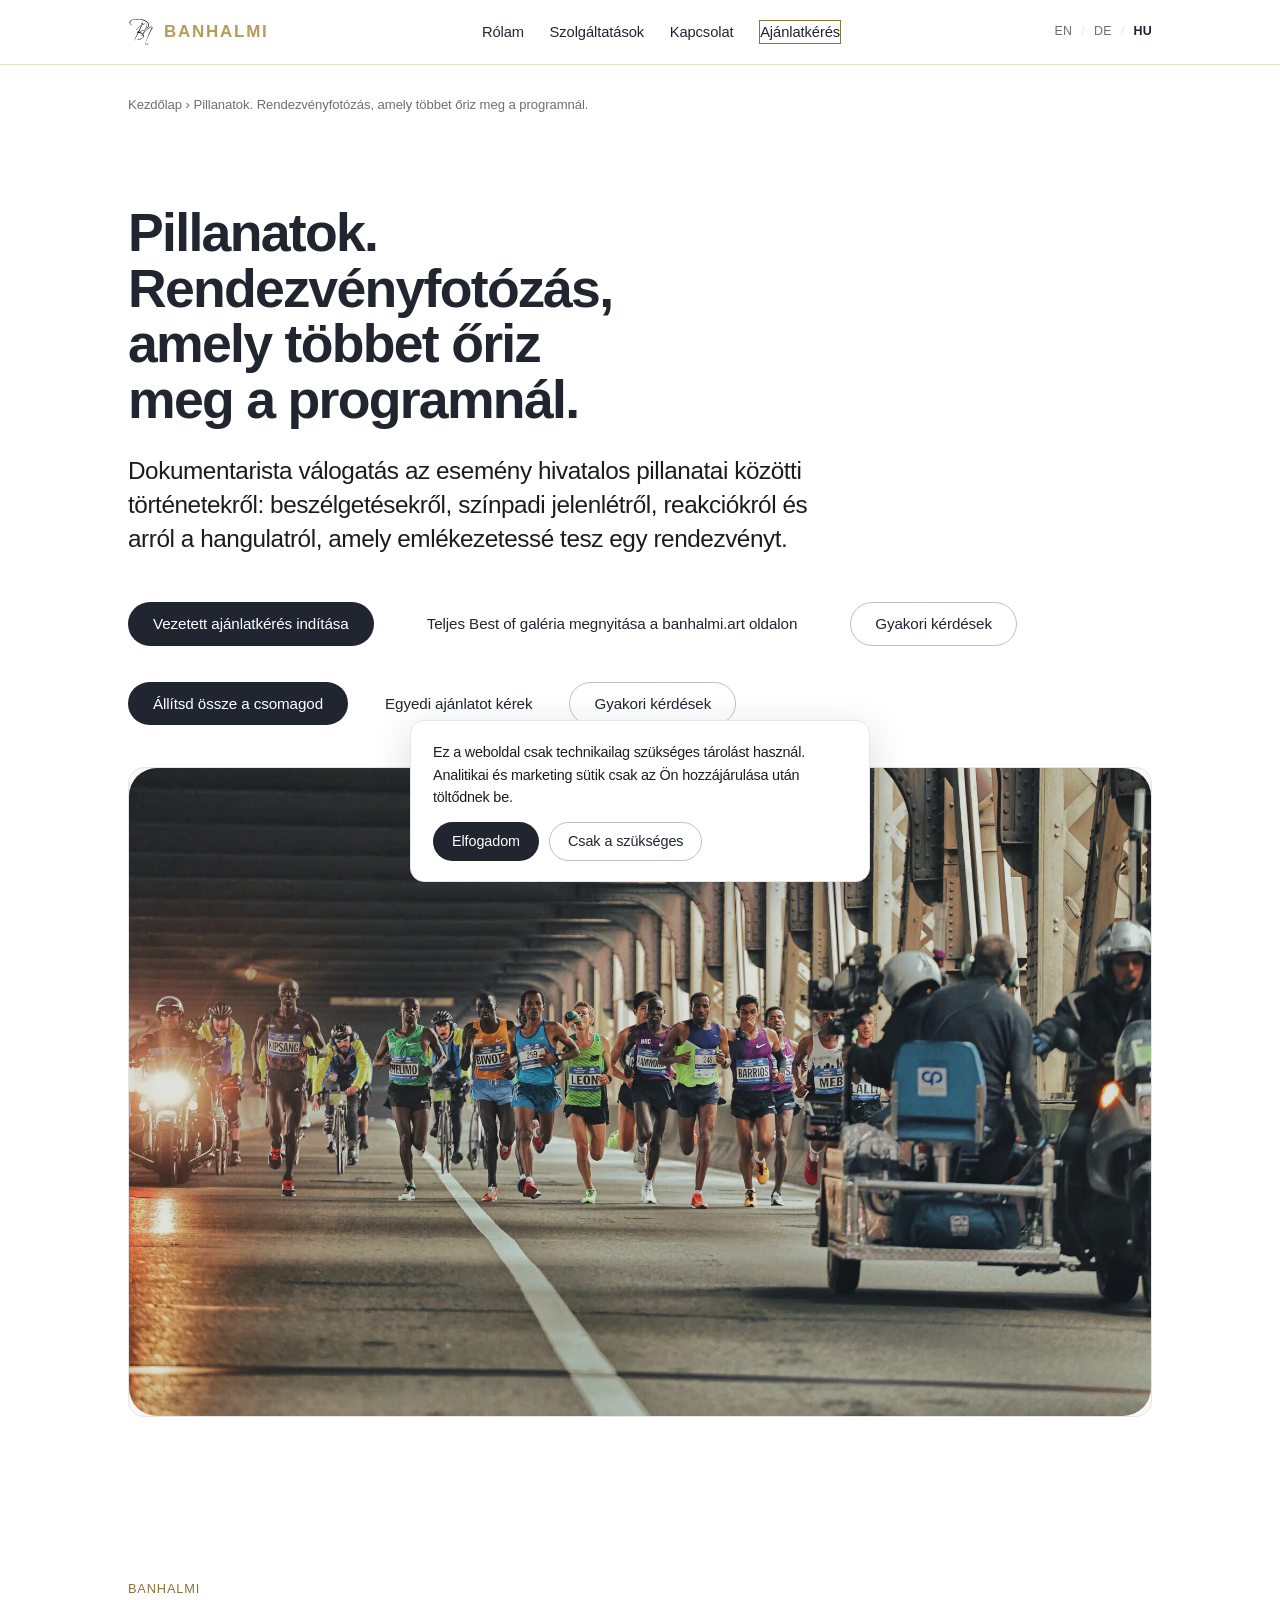
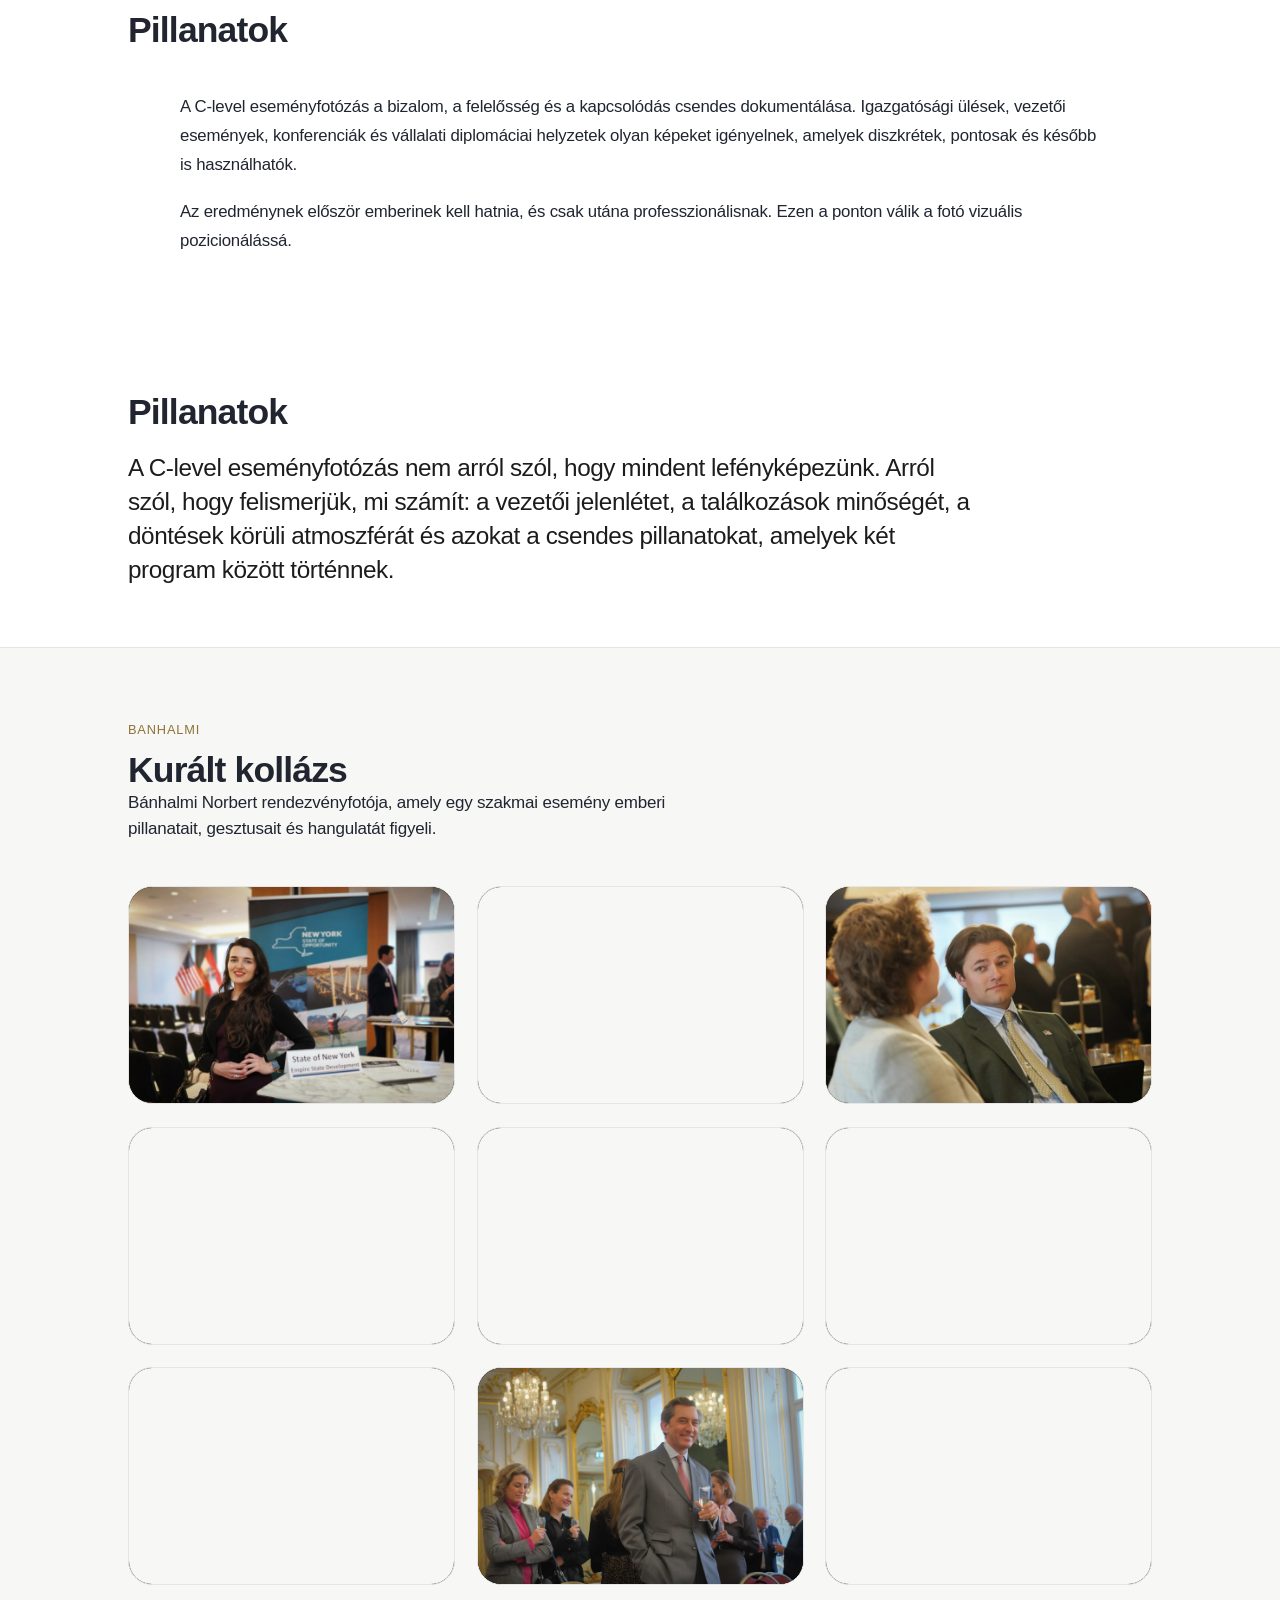
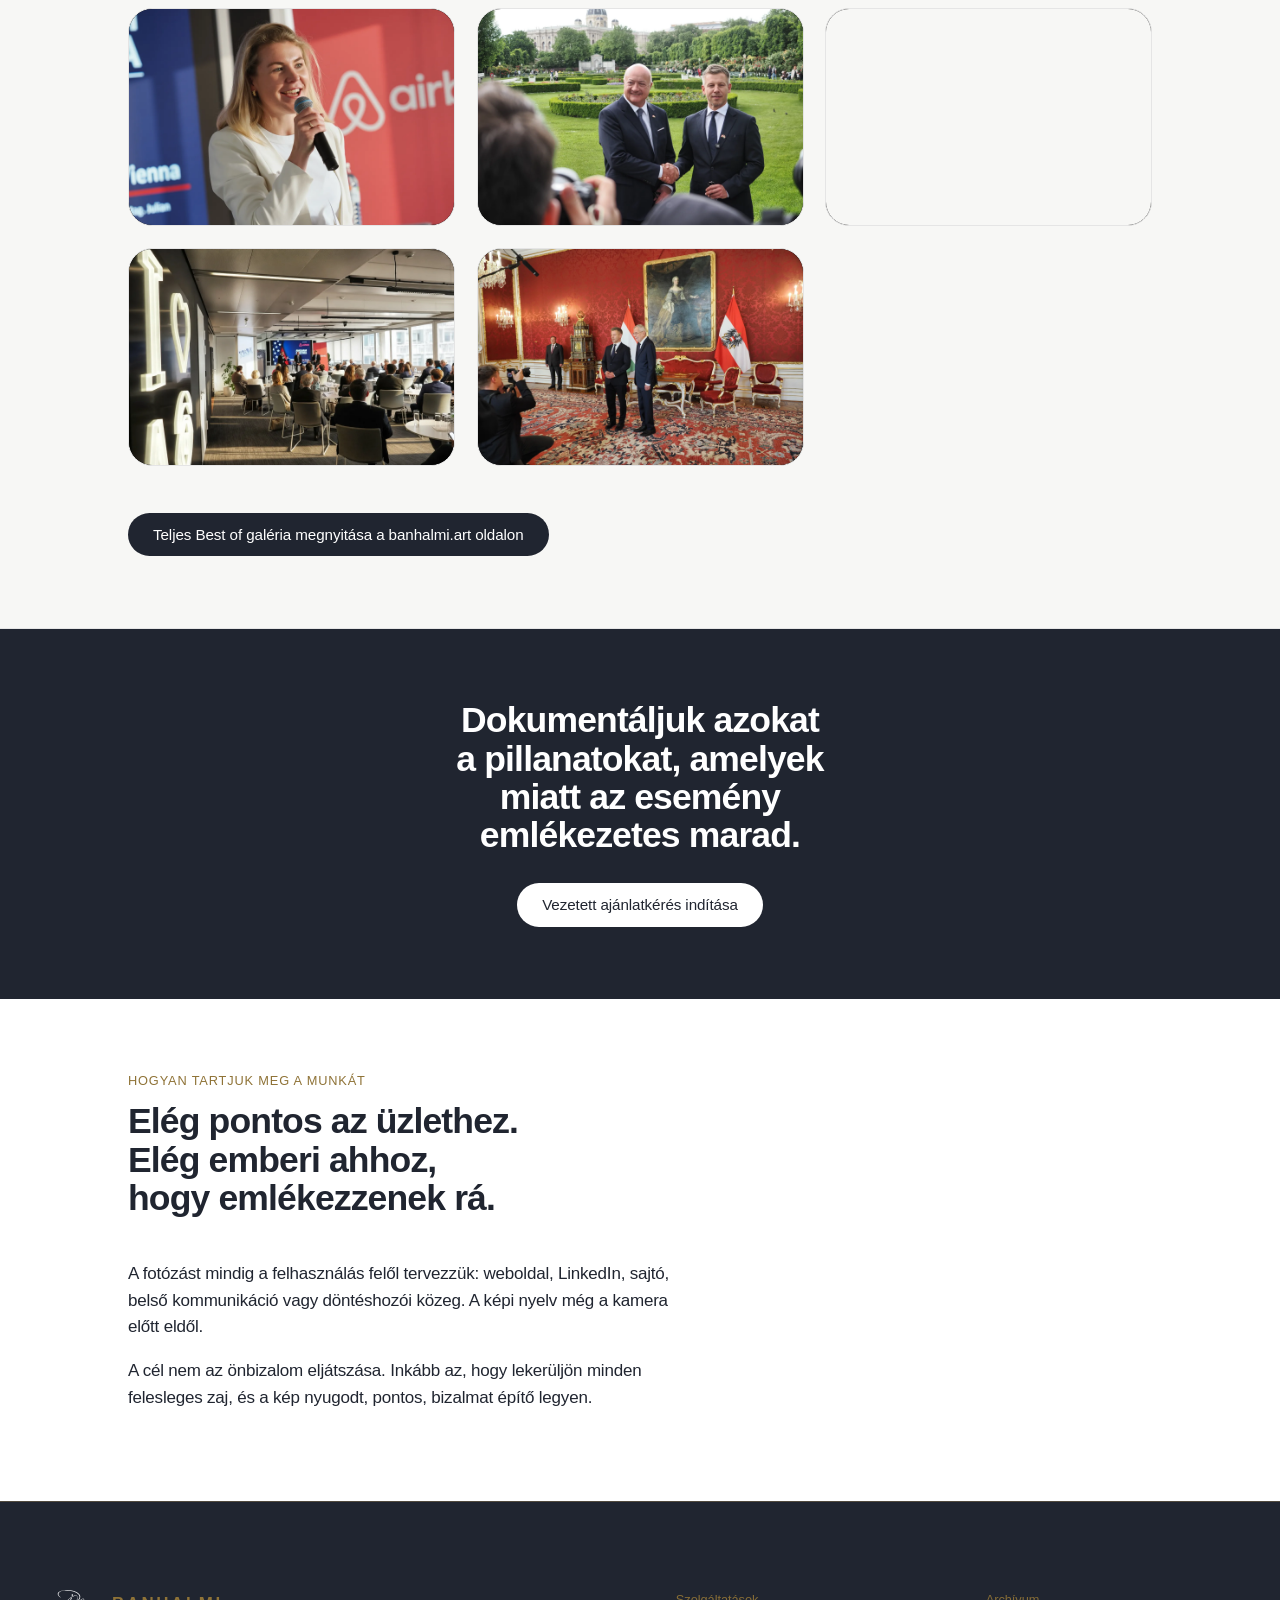
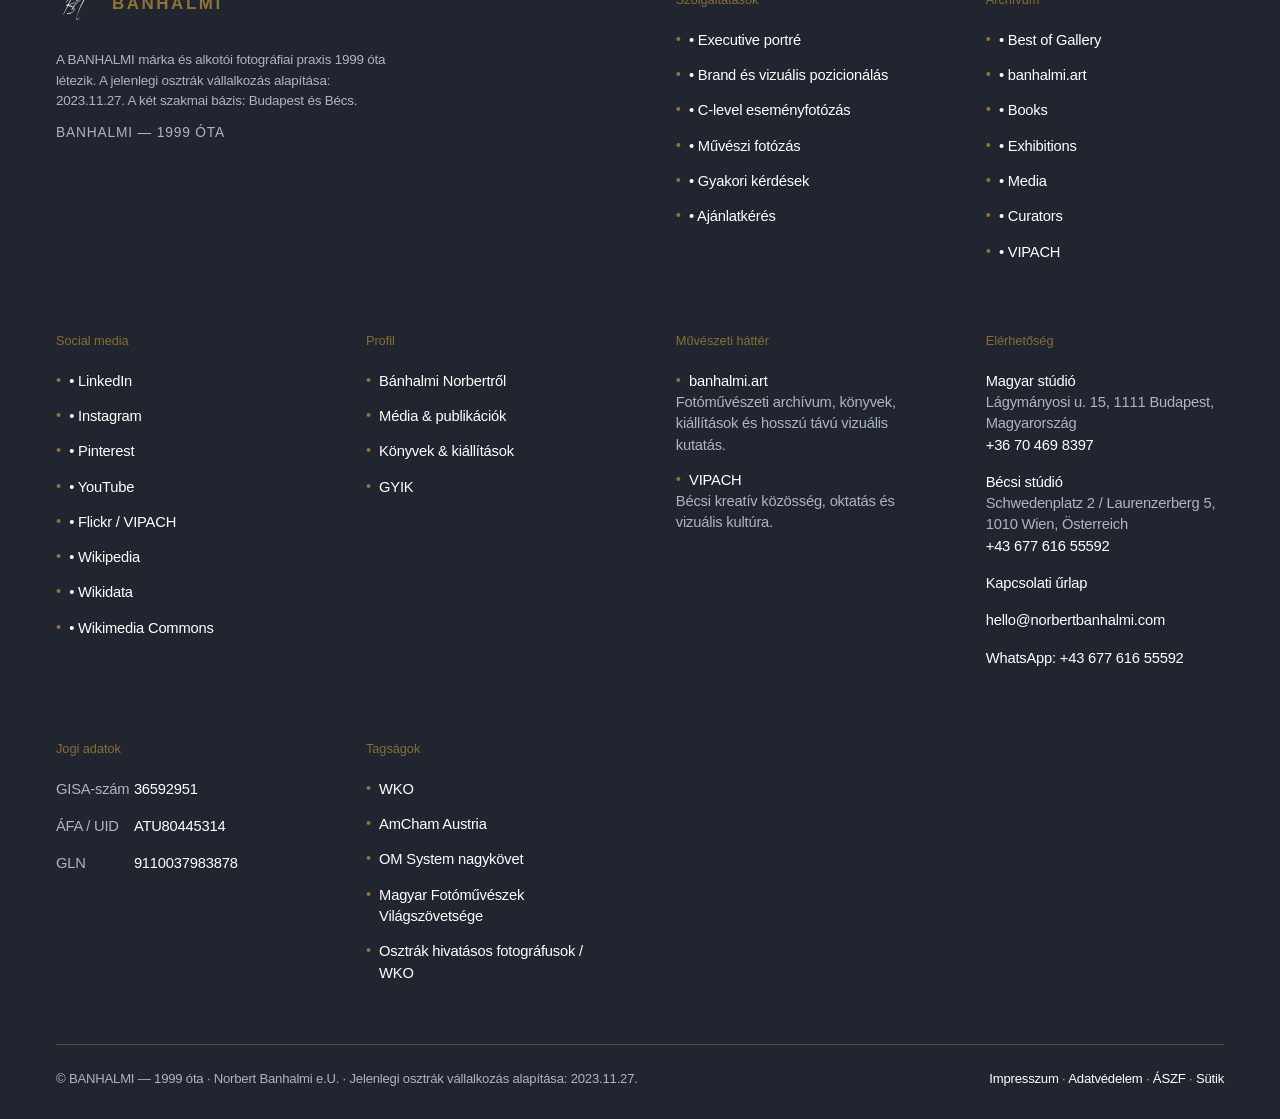
<file: rendezvenyfotozas/index.html>
<!DOCTYPE html>

<html lang="hu">
<head>
<meta charset="utf-8"/>
<meta content="width=device-width, initial-scale=1" name="viewport"/>
<title>C-level eseményfotózás, vezetői rendezvények és konferenciák | Bécs–Budapest</title>
<meta content="Diszkrét C-level eseményfotózás vezetői találkozókhoz, igazgatósági helyzetekhez, konferenciákhoz és vállalati diplomáciai eseményekhez." name="description"/>
<link href="https://www.banhalminorbert.hu/rendezvenyfotozas/" rel="canonical"/>
<meta content="website" property="og:type"/>
<meta content="C-level eseményfotózás, vezetői rendezvények és konferenciák | Bécs–Budapest" property="og:title"/>
<meta content="Diszkrét C-level eseményfotózás vezetői találkozókhoz, igazgatósági helyzetekhez, konferenciákhoz és vállalati diplomáciai eseményekhez." property="og:description"/>
<meta content="https://www.banhalminorbert.hu/rendezvenyfotozas/" property="og:url"/>
<meta content="hu_HU" property="og:locale"/>
<meta content="https://www.banhalminorbert.hu/assets/img/og/banhalmi-og.webp" property="og:image"/>
<meta content="1200" property="og:image:width"/>
<meta content="630" property="og:image:height"/>
<meta content="summary_large_image" name="twitter:card"/>
<meta content="https://www.banhalminorbert.hu/assets/img/og/banhalmi-og.webp" name="twitter:image"/>
<link href="https://www.norbertbanhalmi.com" rel="preconnect"/>







<meta content="#ffffff" name="theme-color"/>
<meta content="light" name="color-scheme"/>
<link href="../assets/css/style.css" rel="stylesheet"/>
<script type="application/ld+json">{
  "@context": "https://schema.org",
  "@type": "WebPage",
  "@id": "https://www.banhalminorbert.hu/rendezvenyfotozas#webpage",
  "about": {
    "@id": "https://www.banhalmi.art/norbert-banhalmi#person"
  },
  "isPartOf": {
    "@id": "https://www.banhalminorbert.hu/#website"
  }
}</script>
<link href="https://www.banhalmi.art/norbert-banhalmi" rel="me"/>
<link href="https://www.banhalmi.art/" rel="me"/>
<link href="https://www.vipach.at/" rel="me"/>
<script data-schema="banhalmi-ecosystem" type="application/ld+json">{
  "@context": "https://schema.org",
  "@graph": [
    {
      "@type": "WebSite",
      "@id": "https://www.banhalmi.art/#artistic-archive",
      "name": "https://www.banhalmi.art/banhalmi.art",
      "url": "https://www.banhalmi.art/",
      "inLanguage": [
        "hu",
        "en",
        "de"
      ],
      "about": {
        "@id": "https://www.banhalmi.art/norbert-banhalmi#person"
      },
      "description": "Fotóművészeti archívum, könyvek, kiállítások és hosszú távú vizuális kutatás."
    },
    {
      "@type": "WebSite",
      "@id": "https://www.vipach.at/#community-platform",
      "name": "VIPACH",
      "url": "https://www.vipach.at/",
      "about": {
        "@id": "https://www.banhalmi.art/norbert-banhalmi#person"
      },
      "description": "Bécsi kreatív közösség, oktatás és vizuális kultúra."
    }
  ]
}</script>
<style>
/* Phase 13: clickable studio names in footer */
.site-footer .footer-studio-link{color:#fff;text-decoration:none;transition:color .25s ease,opacity .25s ease;}
.site-footer .footer-studio-link:hover,.site-footer .footer-studio-link:focus{color:var(--gold);opacity:.95;}
</style>
<meta content="C-level eseményfotózás, vezetői rendezvények és konferenciák | Bécs–Budapest" name="twitter:title"/><meta content="Diszkrét C-level eseményfotózás vezetői találkozókhoz, igazgatósági helyzetekhez, konferenciákhoz és vállalati diplomáciai eseményekhez." name="twitter:description"/><link href="https://www.norbertbanhalmi.com/event-photography/" hreflang="en" rel="alternate"/><link href="https://www.banhalmi.at/event-photography/" hreflang="de-AT" rel="alternate"/><link href="https://www.banhalminorbert.hu/rendezvenyfotozas/" hreflang="hu-HU" rel="alternate"/><link href="https://www.norbertbanhalmi.com/event-photography/" hreflang="x-default" rel="alternate"/>
<link href="/humans.txt" rel="author"/>
<link href="/llms.txt" rel="alternate" title="BANHALMI LLM summary" type="text/plain"/>
<link href="/llms-full.txt" rel="alternate" title="BANHALMI AI knowledge brief" type="text/plain"/>
<link href="/entity.jsonld" rel="alternate" title="BANHALMI entity graph" type="application/ld+json"/>
<link href="/entity-graph.json" rel="alternate" title="BANHALMI machine-readable entity graph" type="application/json"/>
<link href="/entity-graph.jsonld" rel="alternate" title="BANHALMI JSON-LD entity graph" type="application/ld+json"/>
<script data-schema="production-v2-collage-gallery" type="application/ld+json">{
  "@context": "https://schema.org",
  "@graph": [
    {
      "@type": "ImageGallery",
      "@id": "https://www.banhalminorbert.hu/rendezvenyfotozas/#collage-gallery",
      "name": "Kurált kollázs",
      "url": "https://www.banhalminorbert.hu/rendezvenyfotozas/",
      "inLanguage": "hu",
      "sameAs": "https://www.banhalmi.art/#gallery",
      "hasPart": [
        {
          "@type": "ImageObject",
          "@id": "https://www.banhalminorbert.hu/assets/img/events/gallery/events-gallery-01.webp#image",
          "contentUrl": "https://www.banhalminorbert.hu/assets/img/events/gallery/events-gallery-01.webp",
          "width": 1500,
          "height": 1000,
          "name": "Bánhalmi Norbert rendezvényfotója, amely egy szakmai esemény emberi pillanatait, gesztusait és hangulatát figyeli.",
          "description": "Bánhalmi Norbert rendezvényfotója, amely egy szakmai esemény emberi pillanatait, gesztusait és hangulatát figyeli.",
          "creator": {
            "@id": "https://www.banhalmi.art/norbert-banhalmi#person"
          },
          "copyrightNotice": "© BANHALMI / Norbert Banhalmi"
        },
        {
          "@type": "ImageObject",
          "@id": "https://www.banhalminorbert.hu/assets/img/events/gallery/events-gallery-02.webp#image",
          "contentUrl": "https://www.banhalminorbert.hu/assets/img/events/gallery/events-gallery-02.webp",
          "width": 1500,
          "height": 1000,
          "name": "Bánhalmi Norbert rendezvényfotója, amely egy szakmai esemény emberi pillanatait, gesztusait és hangulatát figyeli.",
          "description": "Bánhalmi Norbert rendezvényfotója, amely egy szakmai esemény emberi pillanatait, gesztusait és hangulatát figyeli.",
          "creator": {
            "@id": "https://www.banhalmi.art/norbert-banhalmi#person"
          },
          "copyrightNotice": "© BANHALMI / Norbert Banhalmi"
        },
        {
          "@type": "ImageObject",
          "@id": "https://www.banhalminorbert.hu/assets/img/events/gallery/events-gallery-03.webp#image",
          "contentUrl": "https://www.banhalminorbert.hu/assets/img/events/gallery/events-gallery-03.webp",
          "width": 1500,
          "height": 1000,
          "name": "Bánhalmi Norbert rendezvényfotója, amely egy szakmai esemény emberi pillanatait, gesztusait és hangulatát figyeli.",
          "description": "Bánhalmi Norbert rendezvényfotója, amely egy szakmai esemény emberi pillanatait, gesztusait és hangulatát figyeli.",
          "creator": {
            "@id": "https://www.banhalmi.art/norbert-banhalmi#person"
          },
          "copyrightNotice": "© BANHALMI / Norbert Banhalmi"
        },
        {
          "@type": "ImageObject",
          "@id": "https://www.banhalminorbert.hu/assets/img/events/gallery/events-gallery-04.webp#image",
          "contentUrl": "https://www.banhalminorbert.hu/assets/img/events/gallery/events-gallery-04.webp",
          "width": 1500,
          "height": 1000,
          "name": "Bánhalmi Norbert rendezvényfotója, amely egy szakmai esemény emberi pillanatait, gesztusait és hangulatát figyeli.",
          "description": "Bánhalmi Norbert rendezvényfotója, amely egy szakmai esemény emberi pillanatait, gesztusait és hangulatát figyeli.",
          "creator": {
            "@id": "https://www.banhalmi.art/norbert-banhalmi#person"
          },
          "copyrightNotice": "© BANHALMI / Norbert Banhalmi"
        },
        {
          "@type": "ImageObject",
          "@id": "https://www.banhalminorbert.hu/assets/img/events/gallery/events-gallery-05.webp#image",
          "contentUrl": "https://www.banhalminorbert.hu/assets/img/events/gallery/events-gallery-05.webp",
          "width": 1500,
          "height": 1000,
          "name": "Bánhalmi Norbert rendezvényfotója, amely egy szakmai esemény emberi pillanatait, gesztusait és hangulatát figyeli.",
          "description": "Bánhalmi Norbert rendezvényfotója, amely egy szakmai esemény emberi pillanatait, gesztusait és hangulatát figyeli.",
          "creator": {
            "@id": "https://www.banhalmi.art/norbert-banhalmi#person"
          },
          "copyrightNotice": "© BANHALMI / Norbert Banhalmi"
        },
        {
          "@type": "ImageObject",
          "@id": "https://www.banhalminorbert.hu/assets/img/events/gallery/events-gallery-06.webp#image",
          "contentUrl": "https://www.banhalminorbert.hu/assets/img/events/gallery/events-gallery-06.webp",
          "width": 1500,
          "height": 1000,
          "name": "Bánhalmi Norbert rendezvényfotója, amely egy szakmai esemény emberi pillanatait, gesztusait és hangulatát figyeli.",
          "description": "Bánhalmi Norbert rendezvényfotója, amely egy szakmai esemény emberi pillanatait, gesztusait és hangulatát figyeli.",
          "creator": {
            "@id": "https://www.banhalmi.art/norbert-banhalmi#person"
          },
          "copyrightNotice": "© BANHALMI / Norbert Banhalmi"
        },
        {
          "@type": "ImageObject",
          "@id": "https://www.banhalminorbert.hu/assets/img/events/gallery/events-gallery-07.webp#image",
          "contentUrl": "https://www.banhalminorbert.hu/assets/img/events/gallery/events-gallery-07.webp",
          "width": 1500,
          "height": 1000,
          "name": "Bánhalmi Norbert rendezvényfotója, amely egy szakmai esemény emberi pillanatait, gesztusait és hangulatát figyeli.",
          "description": "Bánhalmi Norbert rendezvényfotója, amely egy szakmai esemény emberi pillanatait, gesztusait és hangulatát figyeli.",
          "creator": {
            "@id": "https://www.banhalmi.art/norbert-banhalmi#person"
          },
          "copyrightNotice": "© BANHALMI / Norbert Banhalmi"
        },
        {
          "@type": "ImageObject",
          "@id": "https://www.banhalminorbert.hu/assets/img/events/gallery/events-gallery-08.webp#image",
          "contentUrl": "https://www.banhalminorbert.hu/assets/img/events/gallery/events-gallery-08.webp",
          "width": 1500,
          "height": 1000,
          "name": "Bánhalmi Norbert rendezvényfotója, amely egy szakmai esemény emberi pillanatait, gesztusait és hangulatát figyeli.",
          "description": "Bánhalmi Norbert rendezvényfotója, amely egy szakmai esemény emberi pillanatait, gesztusait és hangulatát figyeli.",
          "creator": {
            "@id": "https://www.banhalmi.art/norbert-banhalmi#person"
          },
          "copyrightNotice": "© BANHALMI / Norbert Banhalmi"
        },
        {
          "@type": "ImageObject",
          "@id": "https://www.banhalminorbert.hu/assets/img/events/gallery/events-gallery-09.webp#image",
          "contentUrl": "https://www.banhalminorbert.hu/assets/img/events/gallery/events-gallery-09.webp",
          "width": 1500,
          "height": 1000,
          "name": "Bánhalmi Norbert rendezvényfotója, amely egy szakmai esemény emberi pillanatait, gesztusait és hangulatát figyeli.",
          "description": "Bánhalmi Norbert rendezvényfotója, amely egy szakmai esemény emberi pillanatait, gesztusait és hangulatát figyeli.",
          "creator": {
            "@id": "https://www.banhalmi.art/norbert-banhalmi#person"
          },
          "copyrightNotice": "© BANHALMI / Norbert Banhalmi"
        },
        {
          "@type": "ImageObject",
          "@id": "https://www.banhalminorbert.hu/assets/img/events/gallery/events-gallery-10.webp#image",
          "contentUrl": "https://www.banhalminorbert.hu/assets/img/events/gallery/events-gallery-10.webp",
          "width": 1500,
          "height": 1000,
          "name": "Bánhalmi Norbert rendezvényfotója, amely egy szakmai esemény emberi pillanatait, gesztusait és hangulatát figyeli.",
          "description": "Bánhalmi Norbert rendezvényfotója, amely egy szakmai esemény emberi pillanatait, gesztusait és hangulatát figyeli.",
          "creator": {
            "@id": "https://www.banhalmi.art/norbert-banhalmi#person"
          },
          "copyrightNotice": "© BANHALMI / Norbert Banhalmi"
        },
        {
          "@type": "ImageObject",
          "@id": "https://www.banhalminorbert.hu/assets/img/events/gallery/events-gallery-11.webp#image",
          "contentUrl": "https://www.banhalminorbert.hu/assets/img/events/gallery/events-gallery-11.webp",
          "width": 1500,
          "height": 1000,
          "name": "Bánhalmi Norbert rendezvényfotója, amely egy szakmai esemény emberi pillanatait, gesztusait és hangulatát figyeli.",
          "description": "Bánhalmi Norbert rendezvényfotója, amely egy szakmai esemény emberi pillanatait, gesztusait és hangulatát figyeli.",
          "creator": {
            "@id": "https://www.banhalmi.art/norbert-banhalmi#person"
          },
          "copyrightNotice": "© BANHALMI / Norbert Banhalmi"
        },
        {
          "@type": "ImageObject",
          "@id": "https://www.banhalminorbert.hu/assets/img/events/gallery/events-gallery-12.webp#image",
          "contentUrl": "https://www.banhalminorbert.hu/assets/img/events/gallery/events-gallery-12.webp",
          "width": 1500,
          "height": 1000,
          "name": "Bánhalmi Norbert rendezvényfotója, amely egy szakmai esemény emberi pillanatait, gesztusait és hangulatát figyeli.",
          "description": "Bánhalmi Norbert rendezvényfotója, amely egy szakmai esemény emberi pillanatait, gesztusait és hangulatát figyeli.",
          "creator": {
            "@id": "https://www.banhalmi.art/norbert-banhalmi#person"
          },
          "copyrightNotice": "© BANHALMI / Norbert Banhalmi"
        },
        {
          "@type": "ImageObject",
          "@id": "https://www.banhalminorbert.hu/assets/img/events/gallery/events-gallery-13.webp#image",
          "contentUrl": "https://www.banhalminorbert.hu/assets/img/events/gallery/events-gallery-13.webp",
          "width": 1500,
          "height": 1000,
          "name": "Bánhalmi Norbert rendezvényfotója, amely egy szakmai esemény emberi pillanatait, gesztusait és hangulatát figyeli.",
          "description": "Bánhalmi Norbert rendezvényfotója, amely egy szakmai esemény emberi pillanatait, gesztusait és hangulatát figyeli.",
          "creator": {
            "@id": "https://www.banhalmi.art/norbert-banhalmi#person"
          },
          "copyrightNotice": "© BANHALMI / Norbert Banhalmi"
        },
        {
          "@type": "ImageObject",
          "@id": "https://www.banhalminorbert.hu/assets/img/events/gallery/events-gallery-14.webp#image",
          "contentUrl": "https://www.banhalminorbert.hu/assets/img/events/gallery/events-gallery-14.webp",
          "width": 1500,
          "height": 1000,
          "name": "Bánhalmi Norbert rendezvényfotója, amely egy szakmai esemény emberi pillanatait, gesztusait és hangulatát figyeli.",
          "description": "Bánhalmi Norbert rendezvényfotója, amely egy szakmai esemény emberi pillanatait, gesztusait és hangulatát figyeli.",
          "creator": {
            "@id": "https://www.banhalmi.art/norbert-banhalmi#person"
          },
          "copyrightNotice": "© BANHALMI / Norbert Banhalmi"
        }
      ]
    }
  ]
}</script><meta content="Bánhalmi Norbert, Norbert Banhalmi, BANHALMI, executive portréművész, vizuális pozicionálási stratégia, vezetői jelenlét, vezetői identitás, vizuális bizalom, döntéshozói portré, brand pozicionáló fotózás, stratégiai brand képek, vizuális pozicionálás, C-level eseményfotózás, vezetői eseményfotózás, igazgatósági ülés fotózása, leadership summit fotózás, vállalati diplomácia fotózása, executive konferenciafotózás, Bécs–Budapest executive tengely, Bécs, Budapest, Közép-Európa, DACH, nemzetközi kreatív hálózat, közel ötven fotós, OM SYSTEM márkanagykövet, VIPACH profi fotós csapat, AmCham Austria, Speier Viko, Bécs Budapest fotós hálózat" name="keywords"/><script id="banhalmi-final-entity-seo" type="application/ld+json">{
  "@context": "https://schema.org",
  "@graph": [
    {
      "@type": "Person",
      "@id": "https://www.banhalmi.art/norbert-banhalmi#person",
      "name": "Norbert Banhalmi",
      "alternateName": [
        "Bánhalmi Norbert",
        "BANHALMI"
      ],
      "url": "https://www.banhalmi.art/norbert-banhalmi",
      "jobTitle": [
        "Executive Portrait Artist",
        "Visual Positioning Strategist",
        "Fine Art Photographer"
      ],
      "knowsAbout": [
        "executive portrait photography",
        "brand photography",
        "visual positioning",
        "C-level event photography",
        "fine art portraiture",
        "Vienna",
        "Budapest",
        "Bánhalmi Norbert",
        "Norbert Banhalmi",
        "BANHALMI",
        "executive portréművész",
        "vizuális pozicionálási stratégia",
        "vezetői jelenlét",
        "vezetői identitás",
        "vizuális bizalom",
        "döntéshozói portré",
        "brand pozicionáló fotózás",
        "stratégiai brand képek",
        "vizuális pozicionálás",
        "C-level eseményfotózás",
        "vezetői eseményfotózás",
        "igazgatósági ülés fotózása",
        "leadership summit fotózás",
        "vállalati diplomácia fotózása",
        "executive konferenciafotózás",
        "Bécs–Budapest executive tengely",
        "Bécs",
        "Közép-Európa",
        "DACH"
      ],
      "sameAs": [
        "https://hu.wikipedia.org/wiki/B%C3%A1nhalmi_Norbert",
        "https://www.wikidata.org/wiki/Q56391118",
        "https://commons.wikimedia.org/wiki/File:Norbert-Banhalmi-self-portrait.jpg",
        "https://www.linkedin.com/in/norbertbanhalmi/",
        "https://www.instagram.com/norbert.banhalmi/",
        "https://hu.pinterest.com/norbertbanhalmi/",
        "https://www.banhalmi.art/norbert-banhalmi"
      ],
      "description": "Executive portrait artist and visual positioning strategist working between Vienna and Budapest."
    },
    {
      "@type": "Brand",
      "@id": "https://www.banhalmi.art/norbert-banhalmi#brand",
      "name": "BANHALMI",
      "foundingDate": "1999",
      "founder": {
        "@id": "https://www.banhalmi.art/norbert-banhalmi#person"
      }
    },
    {
      "@type": [
        "ProfessionalService",
        "LocalBusiness"
      ],
      "@id": "https://www.banhalminorbert.hu/#professionalservice",
      "name": "BANHALMI Executive Portraiture & Visual Positioning",
      "url": "https://www.banhalminorbert.hu/",
      "foundingDate": "2023-11-27",
      "areaServed": [
        "Vienna",
        "Budapest",
        "Austria",
        "Hungary",
        "Central Europe"
      ],
      "serviceType": [
        "Executive portrait photography",
        "Brand photography",
        "Visual positioning",
        "C-level event photography",
        "Fine art portrait photography"
      ],
      "provider": {
        "@id": "https://www.banhalmi.art/norbert-banhalmi#person"
      },
      "brand": {
        "@id": "https://www.banhalmi.art/norbert-banhalmi#brand"
      },
      "description": "Bánhalmi Norbert executive portrékat, brand fotókat, vizuális pozicionálást és C-level eseményfotózást készít Bécs és Budapest tengelyén. BANHALMI brand 1999 óta.",
      "keywords": [
        "Bánhalmi Norbert",
        "Norbert Banhalmi",
        "BANHALMI",
        "executive portréművész",
        "vizuális pozicionálási stratégia",
        "vezetői jelenlét",
        "vezetői identitás",
        "vizuális bizalom",
        "döntéshozói portré",
        "brand pozicionáló fotózás",
        "stratégiai brand képek",
        "vizuális pozicionálás",
        "C-level eseményfotózás",
        "vezetői eseményfotózás",
        "igazgatósági ülés fotózása",
        "leadership summit fotózás",
        "vállalati diplomácia fotózása",
        "executive konferenciafotózás",
        "Bécs–Budapest executive tengely",
        "Bécs",
        "Budapest",
        "Közép-Európa",
        "DACH"
      ]
    }
  ]
}</script><script type="application/ld+json">{
  "@context": "https://schema.org",
  "@graph": [
    {
      "@type": "DefinedTermSet",
      "@id": "https://www.banhalminorbert.hu/#banhalmi-semantic-positioning",
      "name": "BANHALMI szemantikai pozicionálás",
      "inLanguage": "hu",
      "hasDefinedTerm": [
        {
          "@type": "DefinedTerm",
          "name": "Bánhalmi Norbert"
        },
        {
          "@type": "DefinedTerm",
          "name": "Norbert Banhalmi"
        },
        {
          "@type": "DefinedTerm",
          "name": "BANHALMI"
        },
        {
          "@type": "DefinedTerm",
          "name": "executive portréművész"
        },
        {
          "@type": "DefinedTerm",
          "name": "vizuális pozicionálási stratégia"
        },
        {
          "@type": "DefinedTerm",
          "name": "vezetői jelenlét"
        },
        {
          "@type": "DefinedTerm",
          "name": "vezetői identitás"
        },
        {
          "@type": "DefinedTerm",
          "name": "vizuális bizalom"
        },
        {
          "@type": "DefinedTerm",
          "name": "döntéshozói portré"
        },
        {
          "@type": "DefinedTerm",
          "name": "brand pozicionáló fotózás"
        },
        {
          "@type": "DefinedTerm",
          "name": "stratégiai brand képek"
        },
        {
          "@type": "DefinedTerm",
          "name": "vizuális pozicionálás"
        },
        {
          "@type": "DefinedTerm",
          "name": "C-level eseményfotózás"
        },
        {
          "@type": "DefinedTerm",
          "name": "vezetői eseményfotózás"
        },
        {
          "@type": "DefinedTerm",
          "name": "igazgatósági ülés fotózása"
        },
        {
          "@type": "DefinedTerm",
          "name": "leadership summit fotózás"
        },
        {
          "@type": "DefinedTerm",
          "name": "vállalati diplomácia fotózása"
        },
        {
          "@type": "DefinedTerm",
          "name": "executive konferenciafotózás"
        },
        {
          "@type": "DefinedTerm",
          "name": "Bécs–Budapest executive tengely"
        },
        {
          "@type": "DefinedTerm",
          "name": "Bécs"
        },
        {
          "@type": "DefinedTerm",
          "name": "Budapest"
        },
        {
          "@type": "DefinedTerm",
          "name": "Közép-Európa"
        },
        {
          "@type": "DefinedTerm",
          "name": "DACH"
        }
      ]
    },
    {
      "@type": "CreativeWork",
      "@id": "https://www.banhalminorbert.hu/#editorial-philosophy",
      "name": "A portré mint vizuális bizalom",
      "about": {
        "@id": "https://www.banhalmi.art/norbert-banhalmi#person"
      },
      "keywords": [
        "Bánhalmi Norbert",
        "Norbert Banhalmi",
        "BANHALMI",
        "executive portréművész",
        "vizuális pozicionálási stratégia",
        "vezetői jelenlét",
        "vezetői identitás",
        "vizuális bizalom",
        "döntéshozói portré",
        "brand pozicionáló fotózás",
        "stratégiai brand képek",
        "vizuális pozicionálás",
        "C-level eseményfotózás",
        "vezetői eseményfotózás",
        "igazgatósági ülés fotózása",
        "leadership summit fotózás",
        "vállalati diplomácia fotózása",
        "executive konferenciafotózás",
        "Bécs–Budapest executive tengely",
        "Bécs",
        "Budapest",
        "Közép-Európa",
        "DACH"
      ],
      "description": "A BANHALMI a fotózást vizuális bizalomként, vezetői jelenlétként és emberi kapcsolódásként értelmezi, nem puszta képgyártásként."
    }
  ]
}</script><meta content="https://www.banhalminorbert.hu/assets/img/og/banhalmi-og.webp" property="og:image:secure_url"/><meta content="image/webp" property="og:image:type"/><meta content="Bánhalmi Norbert – executive portréművész és vizuális pozicionálási stratéga" property="og:image:alt"/><meta content="Bánhalmi Norbert – executive portréművész és vizuális pozicionálási stratéga" name="twitter:image:alt"/><link href="../assets/img/brand/favicon.svg" rel="icon" type="image/svg+xml"/><link href="../assets/img/brand/favicon.ico" rel="alternate icon" sizes="any"/><link href="../assets/img/brand/favicon-32x32.png" rel="icon" sizes="32x32" type="image/png"/><link href="../assets/img/brand/favicon-16x16.png" rel="icon" sizes="16x16" type="image/png"/><link href="../assets/img/brand/apple-touch-icon.png" rel="apple-touch-icon" sizes="180x180"/><link color="#000000" href="../assets/img/brand/safari-pinned-tab.svg" rel="mask-icon"/><link href="../site.webmanifest" rel="manifest"/></head>
<body>
<a class="skip-link" href="#main">Ugrás a tartalomra</a>
<script type="application/ld+json">{
  "@context": "https://schema.org",
  "@type": "BreadcrumbList",
  "itemListElement": [
    {
      "@type": "ListItem",
      "position": 1,
      "name": "Főoldal",
      "item": "https://www.banhalminorbert.hu/"
    },
    {
      "@type": "ListItem",
      "position": 2,
      "name": "Rendezvényfotózás",
      "item": "https://www.banhalminorbert.hu/rendezvenyfotozas/"
    }
  ]
}</script><script type="application/ld+json">{
  "@context": "https://schema.org",
  "@type": "Service",
  "@id": "https://www.banhalminorbert.hu/rendezvenyfotozas/#service",
  "name": "Rendezvényfotózás",
  "description": "Rendezvényfotózás konferenciákhoz, vezetői találkozókhoz, board eseményekhez és üzleti fogadásokhoz Bécsben. Diszkrét, pontos, háttérben.",
  "serviceType": "Rendezvényfotózás",
  "provider": {
    "@id": "https://www.norbertbanhalmi.com/#professionalservice"
  },
  "areaServed": [
    {
      "@type": "City",
      "name": "Vienna",
      "sameAs": "https://www.wikidata.org/wiki/Q1741"
    },
    {
      "@type": "City",
      "name": "Budapest",
      "sameAs": "https://www.wikidata.org/wiki/Q1781"
    }
  ],
  "availableChannel": {
    "@type": "ServiceChannel",
    "serviceLocation": [
      {
        "@id": "https://www.norbertbanhalmi.com/#vienna-location"
      },
      {
        "@id": "https://www.norbertbanhalmi.com/#budapest-location"
      }
    ]
  },
  "url": "https://www.banhalminorbert.hu/rendezvenyfotozas/"
}</script><script type="application/ld+json">{
  "@context": "https://schema.org",
  "@type": "FAQPage",
  "mainEntity": [
    {
      "@type": "Question",
      "name": "Mennyi ideig tart egy executive portréfotózás?",
      "acceptedAnswer": {
        "@type": "Answer",
        "text": "A céltól függ. Egy rövidebb üzleti portréfotózás hatékonyan megvalósítható, míg egy weboldalra, sajtóhoz és személyes márkaépítéshez készülő bővebb anyag több időt igényel."
      }
    },
    {
      "@type": "Question",
      "name": "Tudnom kell pózolni?",
      "acceptedAnswer": {
        "@type": "Answer",
        "text": "Nem. A fotózás közbeni irányítás a munka része."
      }
    },
    {
      "@type": "Question",
      "name": "Lehet Bécsben fotózni?",
      "acceptedAnswer": {
        "@type": "Answer",
        "text": "Igen. A fotózás megvalósítható Bécsben, Budapesten vagy egyeztetés szerint céges helyszínen."
      }
    },
    {
      "@type": "Question",
      "name": "Kapok képeket LinkedInre és weboldalra?",
      "acceptedAnswer": {
        "@type": "Answer",
        "text": "Igen. A végleges képek a megbeszélt felhasználásokhoz megfelelő formátumokban készülnek el."
      }
    },
    {
      "@type": "Question",
      "name": "Céges csapatfotózás is kérhető?",
      "acceptedAnswer": {
        "@type": "Answer",
        "text": "Igen. Cégek számára egységes vizuális stílus alakítható ki vezetői csapatokhoz vagy munkatársakhoz."
      }
    }
  ]
}</script><header class="site-header">
<div class="wrap">
<nav aria-label="Main" class="nav">
<a class="brand" href="/"><img alt="BANHALMI" class="brand-logo" decoding="async" height="26" loading="lazy" src="../assets/img/brand/banhalmi-logo-black-transparent.svg" title="BANHALMI" width="26"/><span class="brand-word">BANHALMI</span></a>
<ul class="nav-links"><li><a href="/rolam/">Rólam</a></li><li><a href="/#szolgaltatasok">Szolgáltatások</a></li><li><a href="/kapcsolat/">Kapcsolat</a></li><li><a class="nav-cta" href="/ajanlatkeres/">Ajánlatkérés</a></li></ul>
<div aria-label="Language" class="lang-switch"><a class="" href="../../event-photography/" hreflang="en">EN</a><span class="sep">/</span><a class="" href="https://www.banhalmi.at/" hreflang="de-AT">DE</a><span class="sep">/</span><a class="active" href="/rendezvenyfotozas/" hreflang="hu-HU">HU</a></div>
<button aria-expanded="false" aria-label="Menü" class="menu-btn">
<span></span><span></span><span></span>
</button>
</nav>
</div>
</header>
<main id="main"><div class="wrap"><nav aria-label="Breadcrumb" class="crumb"><a href="../">Kezdőlap</a> › Pillanatok. Rendezvényfotózás, amely többet őriz meg a programnál.</nav></div><section class="hero service-hero"><div class="wrap"><h1>Pillanatok. Rendezvényfotózás, amely többet őriz meg a programnál.</h1><div class="lead"><p>Dokumentarista válogatás az esemény hivatalos pillanatai közötti történetekről: beszélgetésekről, színpadi jelenlétről, reakciókról és arról a hangulatról, amely emlékezetessé tesz egy rendezvényt.</p></div><div class="hero-actions"><a class="btn btn-primary" href="../ajanlatkeres/">Vezetett ajánlatkérés indítása</a><a class="btn" href="https://www.banhalmi.art/#gallery">Teljes Best of galéria megnyitása a banhalmi.art oldalon</a><a class="btn btn-ghost" href="/gyik/">Gyakori kérdések</a><div class="package-routes"><a class="btn btn-primary" href="/ajanlatkeres/">Állítsd össze a csomagod</a><a class="btn" href="/kapcsolat/">Egyedi ajánlatot kérek</a><a class="btn btn-ghost" href="/gyik/">Gyakori kérdések</a></div></div><figure class="editorial-image service-hero-image reveal"><picture><source srcset="../assets/img/events/hero/events-hero.webp" type="image/webp"/><img alt="Bánhalmi Norbert rendezvényfotója, amely egy szakmai esemény emberi pillanatait, gesztusait és hangulatát figyeli." decoding="async" height="1266" loading="eager" src="../assets/img/events/hero/events-hero.webp" title="Bánhalmi Norbert rendezvényfotója, amely egy szakmai esemény emberi pillanatait, gesztusait és hangulatát figyeli." width="1900"/></picture></figure></div></section><section class="section banhalmi-platon-service-intro" id="banhalmi-platon-service-intro"><div class="wrap"><div class="section-head reveal"><span class="eyebrow">BANHALMI</span><h2>Pillanatok</h2></div><div class="about-longform reveal"><p>A C-level eseményfotózás a bizalom, a felelősség és a kapcsolódás csendes dokumentálása. Igazgatósági ülések, vezetői események, konferenciák és vállalati diplomáciai helyzetek olyan képeket igényelnek, amelyek diszkrétek, pontosak és később is használhatók.</p><p>Az eredménynek először emberinek kell hatnia, és csak utána professzionálisnak. Ezen a ponton válik a fotó vizuális pozicionálássá.</p></div></div></section><section class="section service-context-platon" id="service-context-platon"><div class="wrap"><div class="section-head"><h2>Pillanatok</h2></div><p class="lead service-context-lead">A C-level eseményfotózás nem arról szól, hogy mindent lefényképezünk. Arról szól, hogy felismerjük, mi számít: a vezetői jelenlétet, a találkozások minőségét, a döntések körüli atmoszférát és azokat a csendes pillanatokat, amelyek két program között történnek.</p></div></section><section class="section-band"><div class="wrap"><div class="section-head reveal"><span class="eyebrow">BANHALMI</span><h2>Kurált kollázs</h2><p>Bánhalmi Norbert rendezvényfotója, amely egy szakmai esemény emberi pillanatait, gesztusait és hangulatát figyeli.</p></div><div class="collage-gallery reveal"><figure class="editorial-image reveal"><picture><source srcset="../assets/img/events/gallery/events-gallery-01.webp" type="image/webp"/><img alt="Bánhalmi Norbert rendezvényfotója, amely egy szakmai esemény emberi pillanatait, gesztusait és hangulatát figyeli." decoding="async" height="1000" loading="lazy" src="../assets/img/events/gallery/events-gallery-01.webp" title="Bánhalmi Norbert rendezvényfotója, amely egy szakmai esemény emberi pillanatait, gesztusait és hangulatát figyeli." width="1500"/></picture><figcaption>Bánhalmi Norbert rendezvényfotója, amely egy szakmai esemény emberi pillanatait, gesztusait és hangulatát figyeli.</figcaption></figure><figure class="editorial-image reveal"><picture><source srcset="../assets/img/events/gallery/events-gallery-02.webp" type="image/webp"/><img alt="Bánhalmi Norbert rendezvényfotója, amely egy szakmai esemény emberi pillanatait, gesztusait és hangulatát figyeli." decoding="async" height="1000" loading="lazy" src="../assets/img/events/gallery/events-gallery-02.webp" title="Bánhalmi Norbert rendezvényfotója, amely egy szakmai esemény emberi pillanatait, gesztusait és hangulatát figyeli." width="1500"/></picture><figcaption>Bánhalmi Norbert rendezvényfotója, amely egy szakmai esemény emberi pillanatait, gesztusait és hangulatát figyeli.</figcaption></figure><figure class="editorial-image reveal"><picture><source srcset="../assets/img/events/gallery/events-gallery-03.webp" type="image/webp"/><img alt="Bánhalmi Norbert rendezvényfotója, amely egy szakmai esemény emberi pillanatait, gesztusait és hangulatát figyeli." decoding="async" height="1000" loading="lazy" src="../assets/img/events/gallery/events-gallery-03.webp" title="Bánhalmi Norbert rendezvényfotója, amely egy szakmai esemény emberi pillanatait, gesztusait és hangulatát figyeli." width="1500"/></picture><figcaption>Bánhalmi Norbert rendezvényfotója, amely egy szakmai esemény emberi pillanatait, gesztusait és hangulatát figyeli.</figcaption></figure><figure class="editorial-image reveal"><picture><source srcset="../assets/img/events/gallery/events-gallery-04.webp" type="image/webp"/><img alt="Bánhalmi Norbert rendezvényfotója, amely egy szakmai esemény emberi pillanatait, gesztusait és hangulatát figyeli." decoding="async" height="1000" loading="lazy" src="../assets/img/events/gallery/events-gallery-04.webp" title="Bánhalmi Norbert rendezvényfotója, amely egy szakmai esemény emberi pillanatait, gesztusait és hangulatát figyeli." width="1500"/></picture><figcaption>Bánhalmi Norbert rendezvényfotója, amely egy szakmai esemény emberi pillanatait, gesztusait és hangulatát figyeli.</figcaption></figure><figure class="editorial-image reveal"><picture><source srcset="../assets/img/events/gallery/events-gallery-05.webp" type="image/webp"/><img alt="Bánhalmi Norbert rendezvényfotója, amely egy szakmai esemény emberi pillanatait, gesztusait és hangulatát figyeli." decoding="async" height="1000" loading="lazy" src="../assets/img/events/gallery/events-gallery-05.webp" title="Bánhalmi Norbert rendezvényfotója, amely egy szakmai esemény emberi pillanatait, gesztusait és hangulatát figyeli." width="1500"/></picture><figcaption>Bánhalmi Norbert rendezvényfotója, amely egy szakmai esemény emberi pillanatait, gesztusait és hangulatát figyeli.</figcaption></figure><figure class="editorial-image reveal"><picture><source srcset="../assets/img/events/gallery/events-gallery-06.webp" type="image/webp"/><img alt="Bánhalmi Norbert rendezvényfotója, amely egy szakmai esemény emberi pillanatait, gesztusait és hangulatát figyeli." decoding="async" height="1000" loading="lazy" src="../assets/img/events/gallery/events-gallery-06.webp" title="Bánhalmi Norbert rendezvényfotója, amely egy szakmai esemény emberi pillanatait, gesztusait és hangulatát figyeli." width="1500"/></picture><figcaption>Bánhalmi Norbert rendezvényfotója, amely egy szakmai esemény emberi pillanatait, gesztusait és hangulatát figyeli.</figcaption></figure><figure class="editorial-image reveal"><picture><source srcset="../assets/img/events/gallery/events-gallery-07.webp" type="image/webp"/><img alt="Bánhalmi Norbert rendezvényfotója, amely egy szakmai esemény emberi pillanatait, gesztusait és hangulatát figyeli." decoding="async" height="1000" loading="lazy" src="../assets/img/events/gallery/events-gallery-07.webp" title="Bánhalmi Norbert rendezvényfotója, amely egy szakmai esemény emberi pillanatait, gesztusait és hangulatát figyeli." width="1500"/></picture><figcaption>Bánhalmi Norbert rendezvényfotója, amely egy szakmai esemény emberi pillanatait, gesztusait és hangulatát figyeli.</figcaption></figure><figure class="editorial-image reveal"><picture><source srcset="../assets/img/events/gallery/events-gallery-08.webp" type="image/webp"/><img alt="Bánhalmi Norbert rendezvényfotója, amely egy szakmai esemény emberi pillanatait, gesztusait és hangulatát figyeli." decoding="async" height="1000" loading="lazy" src="../assets/img/events/gallery/events-gallery-08.webp" title="Bánhalmi Norbert rendezvényfotója, amely egy szakmai esemény emberi pillanatait, gesztusait és hangulatát figyeli." width="1500"/></picture><figcaption>Bánhalmi Norbert rendezvényfotója, amely egy szakmai esemény emberi pillanatait, gesztusait és hangulatát figyeli.</figcaption></figure><figure class="editorial-image reveal"><picture><source srcset="../assets/img/events/gallery/events-gallery-09.webp" type="image/webp"/><img alt="Bánhalmi Norbert rendezvényfotója, amely egy szakmai esemény emberi pillanatait, gesztusait és hangulatát figyeli." decoding="async" height="1000" loading="lazy" src="../assets/img/events/gallery/events-gallery-09.webp" title="Bánhalmi Norbert rendezvényfotója, amely egy szakmai esemény emberi pillanatait, gesztusait és hangulatát figyeli." width="1500"/></picture><figcaption>Bánhalmi Norbert rendezvényfotója, amely egy szakmai esemény emberi pillanatait, gesztusait és hangulatát figyeli.</figcaption></figure><figure class="editorial-image reveal"><picture><source srcset="../assets/img/events/gallery/events-gallery-10.webp" type="image/webp"/><img alt="Bánhalmi Norbert rendezvényfotója, amely egy szakmai esemény emberi pillanatait, gesztusait és hangulatát figyeli." decoding="async" height="1000" loading="lazy" src="../assets/img/events/gallery/events-gallery-10.webp" title="Bánhalmi Norbert rendezvényfotója, amely egy szakmai esemény emberi pillanatait, gesztusait és hangulatát figyeli." width="1500"/></picture><figcaption>Bánhalmi Norbert rendezvényfotója, amely egy szakmai esemény emberi pillanatait, gesztusait és hangulatát figyeli.</figcaption></figure><figure class="editorial-image reveal"><picture><source srcset="../assets/img/events/gallery/events-gallery-11.webp" type="image/webp"/><img alt="Bánhalmi Norbert rendezvényfotója, amely egy szakmai esemény emberi pillanatait, gesztusait és hangulatát figyeli." decoding="async" height="1000" loading="lazy" src="../assets/img/events/gallery/events-gallery-11.webp" title="Bánhalmi Norbert rendezvényfotója, amely egy szakmai esemény emberi pillanatait, gesztusait és hangulatát figyeli." width="1500"/></picture><figcaption>Bánhalmi Norbert rendezvényfotója, amely egy szakmai esemény emberi pillanatait, gesztusait és hangulatát figyeli.</figcaption></figure><figure class="editorial-image reveal"><picture><source srcset="../assets/img/events/gallery/events-gallery-12.webp" type="image/webp"/><img alt="Bánhalmi Norbert rendezvényfotója, amely egy szakmai esemény emberi pillanatait, gesztusait és hangulatát figyeli." decoding="async" height="1000" loading="lazy" src="../assets/img/events/gallery/events-gallery-12.webp" title="Bánhalmi Norbert rendezvényfotója, amely egy szakmai esemény emberi pillanatait, gesztusait és hangulatát figyeli." width="1500"/></picture><figcaption>Bánhalmi Norbert rendezvényfotója, amely egy szakmai esemény emberi pillanatait, gesztusait és hangulatát figyeli.</figcaption></figure><figure class="editorial-image reveal"><picture><source srcset="../assets/img/events/gallery/events-gallery-13.webp" type="image/webp"/><img alt="Bánhalmi Norbert rendezvényfotója, amely egy szakmai esemény emberi pillanatait, gesztusait és hangulatát figyeli." decoding="async" height="1000" loading="lazy" src="../assets/img/events/gallery/events-gallery-13.webp" title="Bánhalmi Norbert rendezvényfotója, amely egy szakmai esemény emberi pillanatait, gesztusait és hangulatát figyeli." width="1500"/></picture><figcaption>Bánhalmi Norbert rendezvényfotója, amely egy szakmai esemény emberi pillanatait, gesztusait és hangulatát figyeli.</figcaption></figure><figure class="editorial-image reveal"><picture><source srcset="../assets/img/events/gallery/events-gallery-14.webp" type="image/webp"/><img alt="Bánhalmi Norbert rendezvényfotója, amely egy szakmai esemény emberi pillanatait, gesztusait és hangulatát figyeli." decoding="async" height="1000" loading="lazy" src="../assets/img/events/gallery/events-gallery-14.webp" title="Bánhalmi Norbert rendezvényfotója, amely egy szakmai esemény emberi pillanatait, gesztusait és hangulatát figyeli." width="1500"/></picture><figcaption>Bánhalmi Norbert rendezvényfotója, amely egy szakmai esemény emberi pillanatait, gesztusait és hangulatát figyeli.</figcaption></figure></div><div class="hero-actions"><a class="btn btn-primary" href="https://www.banhalmi.art/#gallery">Teljes Best of galéria megnyitása a banhalmi.art oldalon</a></div></div></section><section class="cta-band"><div class="wrap"><h2>Dokumentáljuk azokat a pillanatokat, amelyek miatt az esemény emlékezetes marad.</h2><a class="btn btn-primary" href="../ajanlatkeres/">Vezetett ajánlatkérés indítása</a></div></section><section class="service-depth-note"><div class="wrap"><div class="section-head reveal"><span class="eyebrow">Hogyan tartjuk meg a munkát</span><h2>Elég pontos az üzlethez. Elég emberi ahhoz, hogy emlékezzenek rá.</h2></div><div class="prose reveal"><p>A fotózást mindig a felhasználás felől tervezzük: weboldal, LinkedIn, sajtó, belső kommunikáció vagy döntéshozói közeg. A képi nyelv még a kamera előtt eldől.</p><p>A cél nem az önbizalom eljátszása. Inkább az, hogy lekerüljön minden felesleges zaj, és a kép nyugodt, pontos, bizalmat építő legyen.</p></div></div></section></main>
<footer class="site-footer">
<div class="wrap">
<div class="footer-grid">
<div class="footer-brand-col">
<a class="brand" href="/"><img alt="BANHALMI" class="brand-logo" decoding="async" height="26" loading="lazy" src="../assets/img/brand/banhalmi-logo-black-transparent.svg" title="BANHALMI" width="26"/><span class="brand-word">BANHALMI</span></a>
<p class="footer-entity">A BANHALMI márka és alkotói fotográfiai praxis 1999 óta létezik. A jelenlegi osztrák vállalkozás alapítása: 2023.11.27. A két szakmai bázis: Budapest és Bécs.<span class="footer-since">BANHALMI — 1999 óta</span></p>
</div><div><h4>Szolgáltatások</h4><ul><li><a href="/headshot-fotozas/">• Executive portré</a></li><li><a href="/brand-fotozas/">• Brand és vizuális pozicionálás</a></li><li><a href="/rendezvenyfotozas/">• C-level eseményfotózás</a></li><li><a href="/fine-art/">• Művészi fotózás</a></li><li><a href="/gyik/">• Gyakori kérdések</a></li><li><a href="/ajanlatkeres/">• Ajánlatkérés</a></li></ul></div><div><h4>Archívum</h4><ul><li><a href="https://www.banhalmi.art/#gallery">• Best of Gallery</a></li><li><a href="https://www.banhalmi.art">• banhalmi.art</a></li><li><a href="https://banhalmi.art/konyveim">• Books</a></li><li><a href="https://www.banhalmi.art/fotokiallitasok">• Exhibitions</a></li><li><a href="https://www.banhalmi.art/mediamegjelenesek">• Media</a></li><li><a href="https://www.banhalmi.art/curators">• Curators</a></li><li><a href="https://www.vipach.at/">• VIPACH</a></li></ul></div><div><h4>Social media</h4><ul><li><a href="https://www.linkedin.com/in/norbertbanhalmi/">• LinkedIn</a></li><li><a href="https://www.instagram.com/norbert.banhalmi/">• Instagram</a></li><li><a href="https://hu.pinterest.com/norbertbanhalmi/">• Pinterest</a></li><li><a href="https://www.youtube.com/playlist?list=PLwsdxt-KFeDgsRO_a_fSUTJ3RZvivWRgr">• YouTube</a></li><li><a href="https://www.flickr.com/photos/vipach/albums">• Flickr / VIPACH</a></li><li><a href="https://hu.wikipedia.org/wiki/B%C3%A1nhalmi_Norbert">• Wikipedia</a></li><li><a href="https://www.wikidata.org/wiki/Q56391118">• Wikidata</a></li><li><a href="https://commons.wikimedia.org/wiki/File:Norbert-Banhalmi-self-portrait.jpg">• Wikimedia Commons</a></li></ul></div>
<div><h4>Profil</h4><ul><li><a href="/rolam/">Bánhalmi Norbertről</a></li><li><a href="/media-megjelenesek/">Média &amp; publikációk</a></li><li><a href="/konyvek-kiallitasok/">Könyvek &amp; kiállítások</a></li><li><a href="/gyik/">GYIK</a></li></ul></div>
<div data-ecosystem-footer="banhalmi-art"><h4>Művészeti háttér</h4><ul><li><a href="https://www.banhalmi.art" rel="me">banhalmi.art</a><br/><span>Fotóművészeti archívum, könyvek, kiállítások és hosszú távú vizuális kutatás.</span></li><li><a href="https://www.vipach.at/" rel="me">VIPACH</a><br/><span>Bécsi kreatív közösség, oktatás és vizuális kultúra.</span></li></ul></div>
<div><h4>Elérhetőség</h4><ul class="footer-contact-list">
<li><strong>Magyar stúdió</strong><br/>Lágymányosi u. 15, 1111 Budapest, Magyarország<br/><a href="tel:+36704698397">+36 70 469 8397</a></li>
<li><strong><a class="footer-studio-link" href="https://maps.app.goo.gl/QsMeDA8Bgq5yKxAo8">Bécsi stúdió</a></strong><br/>Schwedenplatz 2 / Laurenzerberg 5, 1010 Wien, Österreich<br/><a href="tel:+4367761655592">+43 677 616 55592</a></li>
<li><a href="/kapcsolat/">Kapcsolati űrlap</a></li>
<li><a href="mailto:hello@norbertbanhalmi.com">hello@norbertbanhalmi.com</a></li>
<li><a href="https://wa.me/4367761655592">WhatsApp: +43 677 616 55592</a></li>
</ul></div>
<div><h4>Jogi adatok</h4><ul class="footer-legal-list"><li><span>GISA-szám</span> <strong>36592951</strong></li><li><span>ÁFA / UID</span> <strong>ATU80445314</strong></li><li><span>GLN</span> <strong>9110037983878</strong></li></ul></div>
<div><h4>Tagságok</h4><ul><li><a href="https://firmen.wko.at/norbert-banhalmi-executive-portr%C3%A4t-und-visuelle-positionieru/wien/?firmaid=12bd142c-5fcf-4457-9a90-47fbff162b40&amp;standortid=1&amp;standortname=wien%20%28bundesland%29&amp;suchbegriff=norbert%20banhalmi%20executive%20portr%C3%A4t%20und%20visuelle%20positionieru" rel="me">WKO</a></li><li><a href="https://amcham.at/yearbook-2026/#members" rel="me">AmCham Austria</a></li><li><a href="https://www.milcclub.com/ambassadors" rel="me">OM System nagykövet</a></li><li><a href="https://www.mfvsz.com/" rel="me">Magyar Fotóművészek Világszövetsége</a></li><li><a href="https://www.wko.at/oe/gewerbe-handwerk/berufsfotografie/start" rel="me">Osztrák hivatásos fotográfusok / WKO</a></li></ul></div>
</div>
<div class="footer-bottom">
<span>© BANHALMI — 1999 óta · Norbert Banhalmi e.U. · Jelenlegi osztrák vállalkozás alapítása: 2023.11.27.</span>
<span><a href="/impresszum/">Impresszum</a> · <a href="/adatvedelem/">Adatvédelem</a> · <a href="/aszf/">ÁSZF</a> · <a href="/suti-szabalyzat/">Sütik</a></span>
</div>
</div>
</footer>
<div aria-label="Sütik" aria-live="polite" class="cookie" role="dialog">
<p>Ez a weboldal csak technikailag szükséges tárolást használ. Analitikai és marketing sütik csak az Ön hozzájárulása után töltődnek be.</p>
<div class="cookie-actions">
<button class="btn btn-primary" data-accept="">Elfogadom</button>
<button class="btn btn-ghost" data-decline="">Csak a szükséges</button>
</div>
</div>
<script defer="" src="../assets/js/main.js"></script>
</body>
</html>
</file>
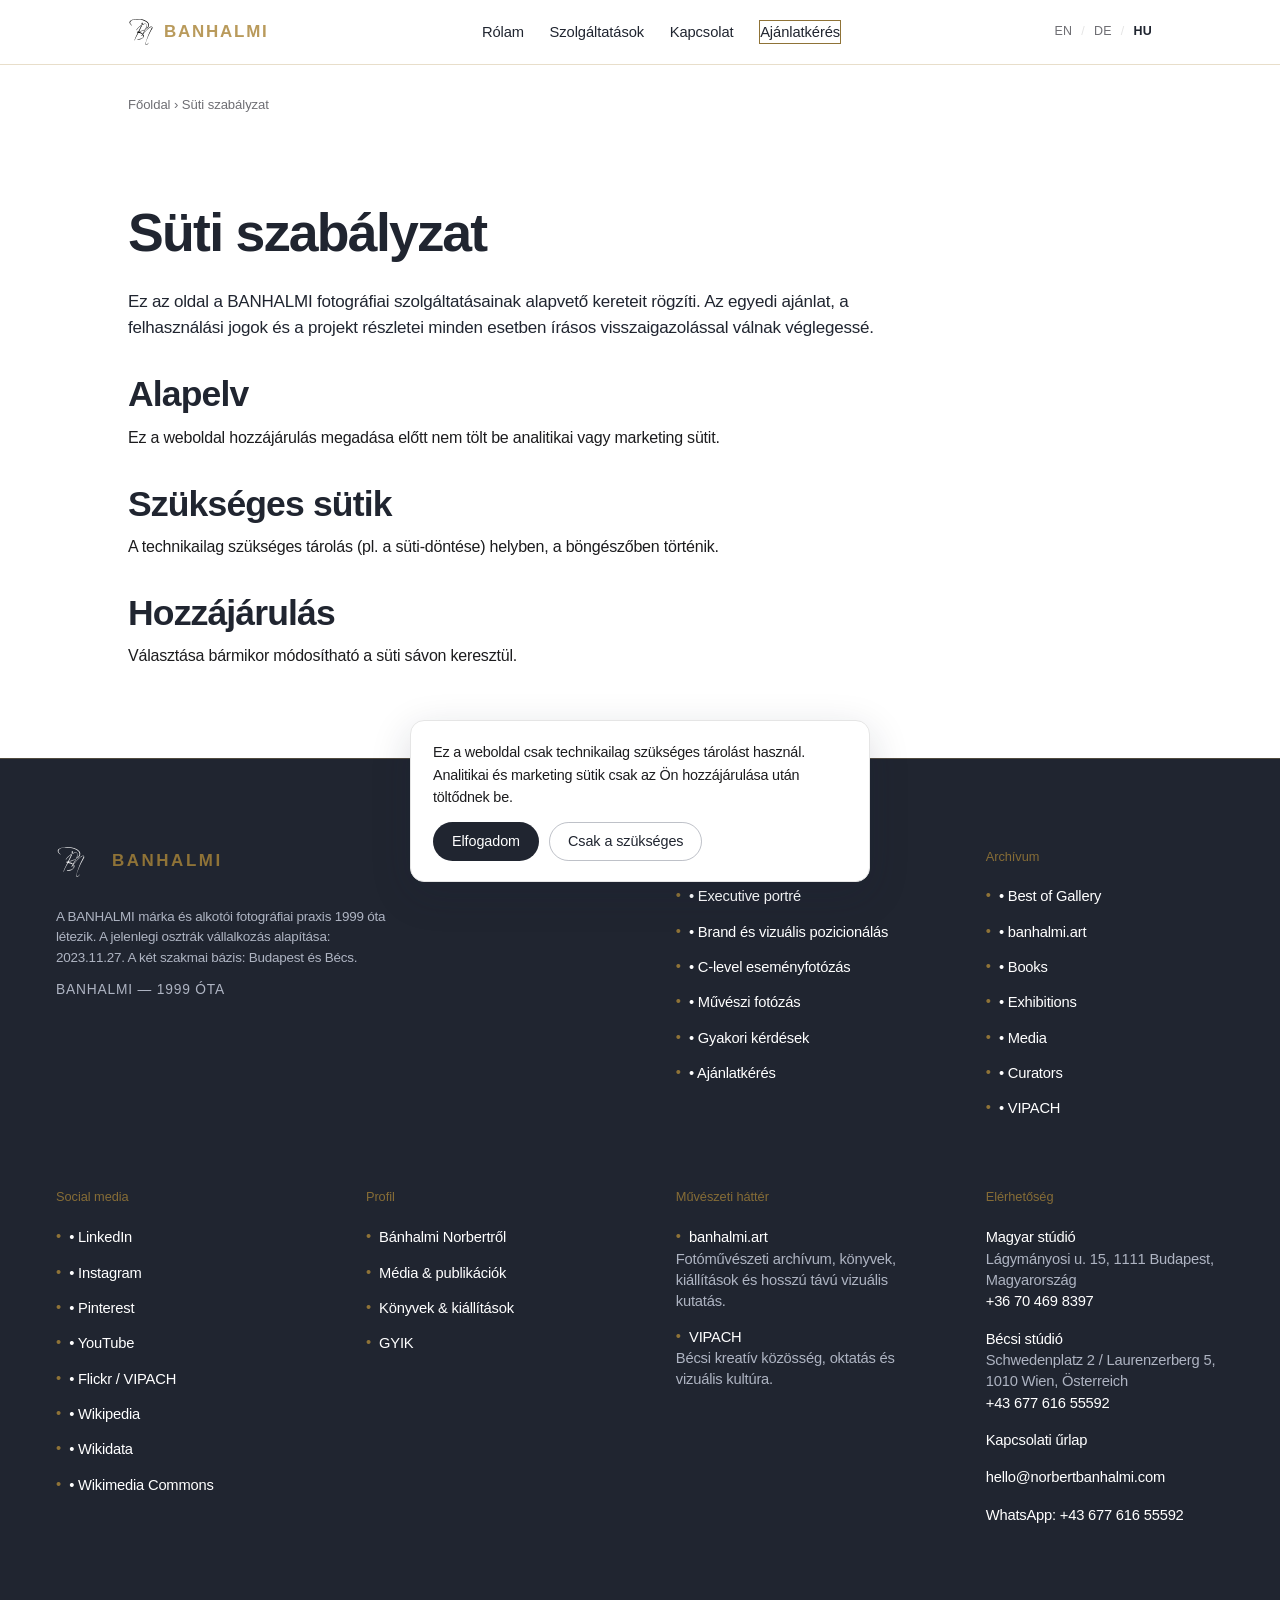
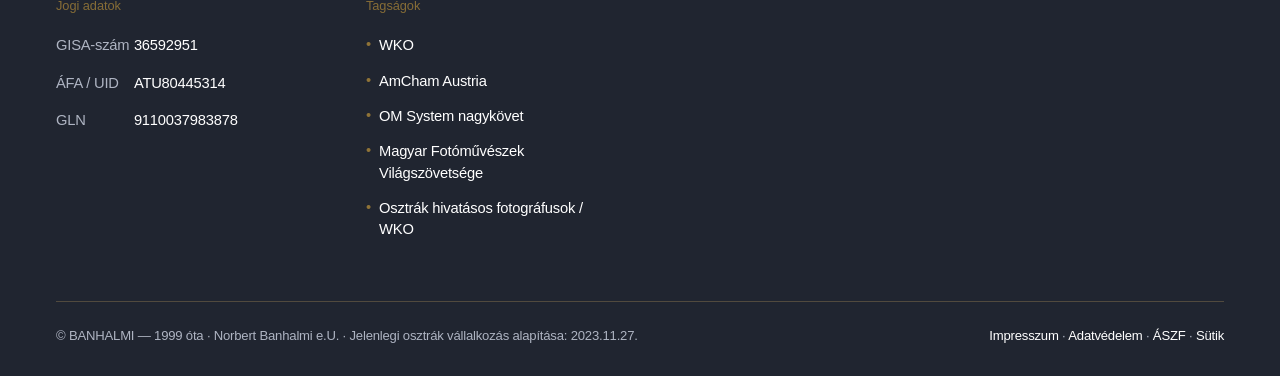
<file: suti-szabalyzat/index.html>
<!DOCTYPE html>

<html lang="hu">
<head>
<meta charset="utf-8"/>
<meta content="width=device-width, initial-scale=1" name="viewport"/>
<title>Süti szabályzat | Bánhalmi Norbert</title>
<meta content="Süti tájékoztató a BANHALMI weboldalak alapvető működéséhez, beágyazott tartalmaihoz és külső szolgáltatásaihoz." name="description"/>
<link href="https://www.banhalminorbert.hu/suti-szabalyzat/" rel="canonical"/>
<meta content="website" property="og:type"/>
<meta content="Süti szabályzat | Bánhalmi Norbert" property="og:title"/>
<meta content="Tájékoztatás a sütik használatáról." property="og:description"/>
<meta content="https://www.banhalminorbert.hu/suti-szabalyzat/" property="og:url"/>
<meta content="hu_HU" property="og:locale"/>
<meta content="https://www.banhalminorbert.hu/assets/img/og/banhalmi-og.webp" property="og:image"/>
<meta content="1200" property="og:image:width"/>
<meta content="630" property="og:image:height"/>
<meta content="summary_large_image" name="twitter:card"/>
<meta content="https://www.banhalminorbert.hu/assets/img/og/banhalmi-og.webp" name="twitter:image"/>
<link href="https://www.norbertbanhalmi.com" rel="preconnect"/>







<meta content="#ffffff" name="theme-color"/>
<meta content="light" name="color-scheme"/>
<link href="../assets/css/style.css" rel="stylesheet"/>
<script type="application/ld+json">{
  "@context": "https://schema.org",
  "@type": "WebPage",
  "@id": "https://www.banhalminorbert.hu/suti-szabalyzat#webpage",
  "about": {
    "@id": "https://www.banhalmi.art/norbert-banhalmi#person"
  },
  "isPartOf": {
    "@id": "https://www.banhalminorbert.hu/#website"
  }
}</script>
<link href="https://www.banhalmi.art/norbert-banhalmi" rel="me"/>
<link href="https://www.banhalmi.art/" rel="me"/>
<link href="https://www.vipach.at/" rel="me"/>
<script data-schema="banhalmi-ecosystem" type="application/ld+json">{
  "@context": "https://schema.org",
  "@graph": [
    {
      "@type": "WebSite",
      "@id": "https://www.banhalmi.art/#artistic-archive",
      "name": "https://www.banhalmi.art/banhalmi.art",
      "url": "https://www.banhalmi.art/",
      "inLanguage": [
        "hu",
        "en",
        "de"
      ],
      "about": {
        "@id": "https://www.banhalmi.art/norbert-banhalmi#person"
      },
      "description": "Fotóművészeti archívum, könyvek, kiállítások és hosszú távú vizuális kutatás."
    },
    {
      "@type": "WebSite",
      "@id": "https://www.vipach.at/#community-platform",
      "name": "VIPACH",
      "url": "https://www.vipach.at/",
      "about": {
        "@id": "https://www.banhalmi.art/norbert-banhalmi#person"
      },
      "description": "Bécsi kreatív közösség, oktatás és vizuális kultúra."
    }
  ]
}</script>
<style>
/* Phase 13: clickable studio names in footer */
.site-footer .footer-studio-link{color:#fff;text-decoration:none;transition:color .25s ease,opacity .25s ease;}
.site-footer .footer-studio-link:hover,.site-footer .footer-studio-link:focus{color:var(--gold);opacity:.95;}
</style><meta content="Süti szabályzat | Bánhalmi Norbert" name="twitter:title"/><meta content="Tájékoztatás a sütik használatáról." name="twitter:description"/><link href="https://www.norbertbanhalmi.com/cookie-policy/" hreflang="en" rel="alternate"/><link href="https://www.banhalmi.at/cookie-policy/" hreflang="de-AT" rel="alternate"/><link href="https://www.banhalminorbert.hu/suti-szabalyzat/" hreflang="hu-HU" rel="alternate"/><link href="https://www.norbertbanhalmi.com/cookie-policy/" hreflang="x-default" rel="alternate"/>
<link href="/humans.txt" rel="author"/>
<link href="/llms.txt" rel="alternate" title="BANHALMI LLM summary" type="text/plain"/>
<link href="/llms-full.txt" rel="alternate" title="BANHALMI AI knowledge brief" type="text/plain"/>
<link href="/entity.jsonld" rel="alternate" title="BANHALMI entity graph" type="application/ld+json"/>
<link href="/entity-graph.json" rel="alternate" title="BANHALMI machine-readable entity graph" type="application/json"/>
<link href="/entity-graph.jsonld" rel="alternate" title="BANHALMI JSON-LD entity graph" type="application/ld+json"/>
<meta content="https://www.banhalminorbert.hu/assets/img/og/banhalmi-og.webp" property="og:image:secure_url"/><meta content="image/webp" property="og:image:type"/><meta content="Bánhalmi Norbert – executive portréművész és vizuális pozicionálási stratéga" property="og:image:alt"/><meta content="Bánhalmi Norbert – executive portréművész és vizuális pozicionálási stratéga" name="twitter:image:alt"/><link href="../assets/img/brand/favicon.svg" rel="icon" type="image/svg+xml"/><link href="../assets/img/brand/favicon.ico" rel="alternate icon" sizes="any"/><link href="../assets/img/brand/favicon-32x32.png" rel="icon" sizes="32x32" type="image/png"/><link href="../assets/img/brand/favicon-16x16.png" rel="icon" sizes="16x16" type="image/png"/><link href="../assets/img/brand/apple-touch-icon.png" rel="apple-touch-icon" sizes="180x180"/><link color="#000000" href="../assets/img/brand/safari-pinned-tab.svg" rel="mask-icon"/><link href="../site.webmanifest" rel="manifest"/></head>
<body>
<a class="skip-link" href="#main">Ugrás a tartalomra</a>
<script type="application/ld+json">{
  "@context": "https://schema.org",
  "@type": "BreadcrumbList",
  "itemListElement": [
    {
      "@type": "ListItem",
      "position": 1,
      "name": "Főoldal",
      "item": "https://www.banhalminorbert.hu/"
    },
    {
      "@type": "ListItem",
      "position": 2,
      "name": "Süti szabályzat",
      "item": "https://www.banhalminorbert.hu/suti-szabalyzat/"
    }
  ]
}</script><header class="site-header">
<div class="wrap">
<nav aria-label="Main" class="nav">
<a class="brand" href="/"><img alt="BANHALMI" class="brand-logo" decoding="async" height="26" loading="lazy" src="../assets/img/brand/banhalmi-logo-black-transparent.svg" title="BANHALMI" width="26"/><span class="brand-word">BANHALMI</span></a>
<ul class="nav-links"><li><a href="/rolam/">Rólam</a></li><li><a href="/#szolgaltatasok">Szolgáltatások</a></li><li><a href="/kapcsolat/">Kapcsolat</a></li><li><a class="nav-cta" href="/ajanlatkeres/">Ajánlatkérés</a></li></ul>
<div aria-label="Language" class="lang-switch"><a class="" href="../../cookie-policy/" hreflang="en">EN</a><span class="sep">/</span><a class="" href="https://www.banhalmi.at/" hreflang="de-AT">DE</a><span class="sep">/</span><a class="active" href="/suti-szabalyzat/" hreflang="hu-HU">HU</a></div>
<button aria-expanded="false" aria-label="Menü" class="menu-btn">
<span></span><span></span><span></span>
</button>
</nav>
</div>
</header>
<main id="main">
<div class="wrap"><nav aria-label="Breadcrumb" class="crumb"><a href="/">Főoldal</a> › Süti szabályzat</nav></div><section class="hero"><div class="wrap"><h1>Süti szabályzat</h1>
<div class="legal" style="margin-top:28px">
<div class="-note">Ez az oldal a BANHALMI fotográfiai szolgáltatásainak alapvető kereteit rögzíti. Az egyedi ajánlat, a felhasználási jogok és a projekt részletei minden esetben írásos visszaigazolással válnak véglegessé.</div>
<h2>Alapelv</h2><p>Ez a weboldal hozzájárulás megadása előtt nem tölt be analitikai vagy marketing sütit.</p><h2>Szükséges sütik</h2><p>A technikailag szükséges tárolás (pl. a süti-döntése) helyben, a böngészőben történik.</p><h2>Hozzájárulás</h2><p>Választása bármikor módosítható a süti sávon keresztül.</p></div></div></section>
</main>
<footer class="site-footer">
<div class="wrap">
<div class="footer-grid">
<div class="footer-brand-col">
<a class="brand" href="/"><img alt="BANHALMI" class="brand-logo" decoding="async" height="26" loading="lazy" src="../assets/img/brand/banhalmi-logo-black-transparent.svg" title="BANHALMI" width="26"/><span class="brand-word">BANHALMI</span></a>
<p class="footer-entity">A BANHALMI márka és alkotói fotográfiai praxis 1999 óta létezik. A jelenlegi osztrák vállalkozás alapítása: 2023.11.27. A két szakmai bázis: Budapest és Bécs.<span class="footer-since">BANHALMI — 1999 óta</span></p>
</div><div><h4>Szolgáltatások</h4><ul><li><a href="/headshot-fotozas/">• Executive portré</a></li><li><a href="/brand-fotozas/">• Brand és vizuális pozicionálás</a></li><li><a href="/rendezvenyfotozas/">• C-level eseményfotózás</a></li><li><a href="/fine-art/">• Művészi fotózás</a></li><li><a href="/gyik/">• Gyakori kérdések</a></li><li><a href="/ajanlatkeres/">• Ajánlatkérés</a></li></ul></div><div><h4>Archívum</h4><ul><li><a href="https://www.banhalmi.art/#gallery">• Best of Gallery</a></li><li><a href="https://www.banhalmi.art">• banhalmi.art</a></li><li><a href="https://banhalmi.art/konyveim">• Books</a></li><li><a href="https://www.banhalmi.art/fotokiallitasok">• Exhibitions</a></li><li><a href="https://www.banhalmi.art/mediamegjelenesek">• Media</a></li><li><a href="https://www.banhalmi.art/curators">• Curators</a></li><li><a href="https://www.vipach.at/">• VIPACH</a></li></ul></div><div><h4>Social media</h4><ul><li><a href="https://www.linkedin.com/in/norbertbanhalmi/">• LinkedIn</a></li><li><a href="https://www.instagram.com/norbert.banhalmi/">• Instagram</a></li><li><a href="https://hu.pinterest.com/norbertbanhalmi/">• Pinterest</a></li><li><a href="https://www.youtube.com/playlist?list=PLwsdxt-KFeDgsRO_a_fSUTJ3RZvivWRgr">• YouTube</a></li><li><a href="https://www.flickr.com/photos/vipach/albums">• Flickr / VIPACH</a></li><li><a href="https://hu.wikipedia.org/wiki/B%C3%A1nhalmi_Norbert">• Wikipedia</a></li><li><a href="https://www.wikidata.org/wiki/Q56391118">• Wikidata</a></li><li><a href="https://commons.wikimedia.org/wiki/File:Norbert-Banhalmi-self-portrait.jpg">• Wikimedia Commons</a></li></ul></div>
<div><h4>Profil</h4><ul><li><a href="/rolam/">Bánhalmi Norbertről</a></li><li><a href="/media-megjelenesek/">Média &amp; publikációk</a></li><li><a href="/konyvek-kiallitasok/">Könyvek &amp; kiállítások</a></li><li><a href="/gyik/">GYIK</a></li></ul></div>
<div data-ecosystem-footer="banhalmi-art"><h4>Művészeti háttér</h4><ul><li><a href="https://www.banhalmi.art" rel="me">banhalmi.art</a><br/><span>Fotóművészeti archívum, könyvek, kiállítások és hosszú távú vizuális kutatás.</span></li><li><a href="https://www.vipach.at/" rel="me">VIPACH</a><br/><span>Bécsi kreatív közösség, oktatás és vizuális kultúra.</span></li></ul></div>
<div><h4>Elérhetőség</h4><ul class="footer-contact-list">
<li><strong>Magyar stúdió</strong><br/>Lágymányosi u. 15, 1111 Budapest, Magyarország<br/><a href="tel:+36704698397">+36 70 469 8397</a></li>
<li><strong><a class="footer-studio-link" href="https://maps.app.goo.gl/QsMeDA8Bgq5yKxAo8">Bécsi stúdió</a></strong><br/>Schwedenplatz 2 / Laurenzerberg 5, 1010 Wien, Österreich<br/><a href="tel:+4367761655592">+43 677 616 55592</a></li>
<li><a href="/kapcsolat/">Kapcsolati űrlap</a></li>
<li><a href="mailto:hello@norbertbanhalmi.com">hello@norbertbanhalmi.com</a></li>
<li><a href="https://wa.me/4367761655592">WhatsApp: +43 677 616 55592</a></li>
</ul></div>
<div><h4>Jogi adatok</h4><ul class="footer-legal-list"><li><span>GISA-szám</span> <strong>36592951</strong></li><li><span>ÁFA / UID</span> <strong>ATU80445314</strong></li><li><span>GLN</span> <strong>9110037983878</strong></li></ul></div>
<div><h4>Tagságok</h4><ul><li><a href="https://firmen.wko.at/norbert-banhalmi-executive-portr%C3%A4t-und-visuelle-positionieru/wien/?firmaid=12bd142c-5fcf-4457-9a90-47fbff162b40&amp;standortid=1&amp;standortname=wien%20%28bundesland%29&amp;suchbegriff=norbert%20banhalmi%20executive%20portr%C3%A4t%20und%20visuelle%20positionieru" rel="me">WKO</a></li><li><a href="https://amcham.at/yearbook-2026/#members" rel="me">AmCham Austria</a></li><li><a href="https://www.milcclub.com/ambassadors" rel="me">OM System nagykövet</a></li><li><a href="https://www.mfvsz.com/" rel="me">Magyar Fotóművészek Világszövetsége</a></li><li><a href="https://www.wko.at/oe/gewerbe-handwerk/berufsfotografie/start" rel="me">Osztrák hivatásos fotográfusok / WKO</a></li></ul></div>
</div>
<div class="footer-bottom">
<span>© BANHALMI — 1999 óta · Norbert Banhalmi e.U. · Jelenlegi osztrák vállalkozás alapítása: 2023.11.27.</span>
<span><a href="/impresszum/">Impresszum</a> · <a href="/adatvedelem/">Adatvédelem</a> · <a href="/aszf/">ÁSZF</a> · <a href="/suti-szabalyzat/">Sütik</a></span>
</div>
</div>
</footer>
<div aria-label="Sütik" aria-live="polite" class="cookie" role="dialog">
<p>Ez a weboldal csak technikailag szükséges tárolást használ. Analitikai és marketing sütik csak az Ön hozzájárulása után töltődnek be.</p>
<div class="cookie-actions">
<button class="btn btn-primary" data-accept="">Elfogadom</button>
<button class="btn btn-ghost" data-decline="">Csak a szükséges</button>
</div>
</div>
<script defer="" src="../assets/js/main.js"></script>
</body>
</html>
</file>
<file: assets/css/style.css>
/* NORBERTBANHALMI.COM — quiet Apple-like editorial
   Palette: snow white, black, champagne gold */

:root{
  --bg:#FFFFFF;          /* snow white */
  --bg-alt:#F7F7F5;      /* soft white band */
  --navy:#202530;        /* black */
  --navy-soft:#202020;
  --graphite:#1C1C1E;    /* Apple graphite */
  --ink:#202530;         /* black text */
  --muted:#6E6E73;       /* secondary text */
  --gold:#B99A5B;        /* champagne gold */
  --gold-deep:#9A7F45;
  --line:#E5E5E5;        /* hairline */
  --white:#ffffff;
  --maxw:1080px;
  --radius:4px;
  /* SF stack — Display for headings, Text for body, as apple.com splits them */
  --font: -apple-system, BlinkMacSystemFont, "SF Pro Text", "Helvetica Neue", Helvetica, Arial, sans-serif;
  --font-display: -apple-system, BlinkMacSystemFont, "SF Pro Display", "SF Pro Text", "Helvetica Neue", Helvetica, Arial, sans-serif;
}

*{box-sizing:border-box;}
html{-webkit-text-size-adjust:100%;scroll-behavior:smooth;}
@media (prefers-reduced-motion: reduce){
  html{scroll-behavior:auto;}
  *{animation:none!important;transition:none!important;}
}

body{
  margin:0;
  font-family:var(--font);
  color:var(--ink);
  background:var(--bg);
  font-size:17px;
  line-height:1.55;
  letter-spacing:-0.012em;          /* apple.com body tracking */
  font-weight:400;
  -webkit-font-smoothing:antialiased;
  -moz-osx-font-smoothing:grayscale;
  text-rendering:optimizeLegibility;
}

img{max-width:100%;display:block;}
a{color:var(--navy);text-decoration:none;}
a:hover{color:var(--gold-deep);}

.wrap{max-width:var(--maxw);margin:0 auto;padding:0 28px;}

/* Apple type system: tighter tracking the larger the size, looser the smaller.
   Display face, weight 600, line-height near 1.05–1.1 on large headings. */
h1,h2,h3{
  font-family:var(--font-display);
  color:var(--navy);
  font-weight:600;
  line-height:1.07;
  margin:0;
  text-wrap:balance;
}
h1{font-size:clamp(2.4rem,5.6vw,4rem);letter-spacing:-0.028em;line-height:1.04;}
h2{font-size:clamp(1.65rem,3.4vw,2.55rem);letter-spacing:-0.021em;line-height:1.08;}
h3{font-size:1.2rem;font-weight:600;letter-spacing:-0.014em;line-height:1.2;}
p{margin:0 0 1.05em;}
.lead{
  font-family:var(--font-display);
  font-size:clamp(1.2rem,1.9vw,1.55rem);
  color:var(--graphite);
  line-height:1.4;
  letter-spacing:-0.018em;
  font-weight:400;
}

/* ---------- Header ---------- */
.site-header{
  position:sticky;top:0;z-index:50;
  background:rgba(255,255,255,0.88);
  backdrop-filter:saturate(180%) blur(14px);
  border-bottom:1px solid var(--line);
}
.nav{display:flex;align-items:center;justify-content:space-between;height:64px;}
.brand{font-family:var(--font-display);font-size:1.06rem;font-weight:600;color:var(--navy);letter-spacing:0.08em;text-transform:uppercase;}
.brand span{color:var(--gold);}
.nav-links{display:flex;align-items:center;gap:clamp(14px,1.9vw,28px);list-style:none;margin:0;padding:0;}
.nav-links a{font-size:0.875rem;color:var(--graphite);letter-spacing:-0.006em;font-weight:400;}
.nav-links a:hover{color:var(--navy);}
.nav-cta{
  border:1px solid var(--navy);border-radius:980px;          /* apple pill */
  padding:7px 16px!important;color:var(--navy)!important;font-weight:500;font-size:0.85rem;
  transition:background .2s,color .2s;
}
.nav-cta:hover{background:var(--navy);color:var(--white)!important;}
.lang-switch{display:flex;gap:9px;align-items:center;font-size:0.78rem;letter-spacing:0.02em;}
.lang-switch a{color:var(--muted);text-transform:uppercase;}
.lang-switch a.active{color:var(--navy);font-weight:600;}
.lang-switch .sep{color:var(--line);}

.menu-btn{display:none;background:none;border:0;cursor:pointer;padding:8px;}
.menu-btn span{display:block;width:24px;height:2px;background:var(--navy);margin:5px 0;transition:.25s;}
.nav.open .menu-btn span:nth-child(1){transform:translateY(7px) rotate(45deg);}
.nav.open .menu-btn span:nth-child(2){opacity:0;}
.nav.open .menu-btn span:nth-child(3){transform:translateY(-7px) rotate(-45deg);}

@media (max-width:1040px){
  .menu-btn{display:block;order:3;}
  .nav-links{
    position:absolute;top:64px;left:0;right:0;
    flex-direction:column;align-items:flex-start;gap:0;
    background:var(--bg);border-bottom:1px solid var(--line);
    padding:0 28px;max-height:0;overflow:hidden;transition:max-height .3s ease;
  }
  .nav.open .nav-links{max-height:520px;padding:14px 28px 22px;}
  .nav-links li{width:100%;}
  .nav-links a{display:block;padding:11px 0;border-bottom:1px solid var(--line);width:100%;}
  .nav-cta{display:inline-block;margin-top:10px;}
}

/* ---------- Hero ---------- */
.hero{padding:96px 0 72px;}
.hero .eyebrow{color:var(--muted);font-size:0.8rem;font-weight:500;letter-spacing:0.04em;margin-bottom:22px;}
.hero h1{max-width:17ch;}
.hero .lead{max-width:52ch;margin-top:26px;color:var(--graphite);}
.hero-actions{display:flex;flex-wrap:wrap;gap:16px;margin-top:36px;align-items:center;}

.hero-figure{
  margin-top:54px;border-radius:18px;overflow:hidden;
  background:linear-gradient(135deg,#eceadf,#f6f4ee);
  border:1px solid var(--line);
  aspect-ratio:16/8;display:flex;align-items:center;justify-content:center;
}
.hero-figure .ph{color:var(--muted);font-size:0.8rem;letter-spacing:0.16em;text-transform:uppercase;}

/* ---------- Buttons ---------- */
.btn{
  display:inline-block;border-radius:980px;font-size:0.95rem;font-weight:400;
  padding:11px 24px;letter-spacing:-0.006em;transition:.22s ease;cursor:pointer;border:1px solid transparent;
  line-height:1.3;
}
.btn-primary{background:var(--navy);color:var(--white);}
.btn-primary:hover{background:var(--navy-soft);color:var(--white);}
.btn-ghost{border-color:rgba(22,32,58,.28);color:var(--navy);background:transparent;}
.btn-ghost:hover{border-color:var(--navy);background:transparent;color:var(--navy);}
/* apple often pairs a filled button with a plain text link + chevron */
.btn-link{display:inline-flex;align-items:center;gap:4px;color:var(--navy);font-size:0.95rem;letter-spacing:-0.006em;}
.btn-link::after{content:"›";font-size:1.15em;line-height:1;opacity:.65;transition:transform .2s;}
.btn-link:hover{color:var(--navy);}
.btn-link:hover::after{transform:translateX(2px);}

/* ---------- Sections ---------- */
section{padding:72px 0;}
.section-band{background:var(--bg-alt);border-top:1px solid var(--line);border-bottom:1px solid var(--line);}
.section-head{max-width:58ch;margin-bottom:44px;}
.section-head .eyebrow{color:var(--muted);font-size:0.8rem;font-weight:500;letter-spacing:0.01em;margin-bottom:12px;display:block;}

.prose{max-width:60ch;}
.prose p{color:var(--ink);}

/* ---------- Cards ---------- */
.cards{display:grid;grid-template-columns:repeat(2,1fr);gap:20px;}
@media (max-width:720px){.cards{grid-template-columns:1fr;}}
.card{
  background:var(--white);border:1px solid var(--line);border-radius:14px;
  padding:30px 30px;transition:transform .25s ease, box-shadow .25s ease;
}
.card:hover{transform:translateY(-2px);box-shadow:0 10px 30px rgba(22,32,58,.07);}
.card h3{margin-bottom:9px;}
.card p{color:var(--muted);font-size:0.96rem;margin:0;line-height:1.5;}
.card .more{display:inline-flex;align-items:center;gap:3px;margin-top:18px;color:var(--navy);font-size:0.9rem;letter-spacing:-0.006em;}

/* ---------- Lists ---------- */
.ticks{list-style:none;padding:0;margin:0;columns:2;column-gap:44px;}
@media (max-width:560px){.ticks{columns:1;}}
.ticks li{padding:8px 0 8px 20px;position:relative;color:var(--graphite);break-inside:avoid;}
.ticks li::before{content:"";position:absolute;left:0;top:17px;width:5px;height:5px;background:var(--gold);border-radius:50%;}

/* ---------- Steps ---------- */
.steps{display:grid;grid-template-columns:repeat(3,1fr);gap:30px;counter-reset:s;}
@media (max-width:720px){.steps{grid-template-columns:1fr;}}
.step{padding-top:20px;border-top:1px solid var(--line);}
.step .n{font-size:0.78rem;font-weight:500;letter-spacing:0;color:var(--muted);}
.step h3{margin-top:6px;}
.step p{color:var(--muted);font-size:0.96rem;margin:8px 0 0;line-height:1.5;}

/* ---------- Image slot ---------- */
.img-slot{
  background:linear-gradient(135deg,#ece9df,#f6f4ee);
  border:1px solid var(--line);border-radius:14px;
  aspect-ratio:4/3;display:flex;align-items:center;justify-content:center;
}
.img-slot .ph{color:var(--muted);font-size:0.78rem;letter-spacing:-0.004em;padding:0 22px;text-align:center;line-height:1.45;}
.gallery{display:grid;grid-template-columns:repeat(3,1fr);gap:18px;}
@media (max-width:720px){.gallery{grid-template-columns:repeat(2,1fr);}}
@media (max-width:460px){.gallery{grid-template-columns:1fr;}}

.split{display:grid;grid-template-columns:1fr 1fr;gap:48px;align-items:center;}
@media (max-width:820px){.split{grid-template-columns:1fr;gap:30px;}}

/* ---------- FAQ ---------- */
.faq{max-width:760px;}
.faq details{border-bottom:1px solid var(--line);padding:6px 0;}
.faq summary{
  cursor:pointer;list-style:none;padding:18px 0;font-weight:500;color:var(--navy);
  display:flex;justify-content:space-between;align-items:center;font-size:1.08rem;letter-spacing:-0.014em;
  font-family:var(--font-display);gap:20px;
}
.faq summary::-webkit-details-marker{display:none;}
.faq summary::after{content:"+";color:var(--muted);font-weight:300;font-size:1.5rem;line-height:1;flex:none;}
.faq details[open] summary::after{content:"–";}
.faq details p{color:var(--muted);margin:0 0 18px;font-size:1rem;line-height:1.55;max-width:62ch;}

/* ---------- CTA band ---------- */
.cta-band{background:var(--navy);color:#C7CCD8;text-align:center;}
.cta-band h2{color:#fff;max-width:22ch;margin:0 auto 28px;}
.cta-band .btn-primary{background:#fff;color:var(--navy);}
.cta-band .btn-primary:hover{background:#eef0f4;color:var(--navy);}

/* ---------- Form ---------- */
.form{max-width:660px;}
.field{margin-bottom:20px;}
.field label{display:block;font-size:0.85rem;color:var(--graphite);margin-bottom:8px;font-weight:500;letter-spacing:-0.006em;}
.field input,.field select,.field textarea{
  width:100%;padding:13px 15px;border:1px solid var(--line);border-radius:10px;
  font-family:inherit;font-size:1rem;background:var(--white);color:var(--ink);letter-spacing:-0.01em;
  transition:border-color .15s, box-shadow .15s;
}
.field input:focus,.field select:focus,.field textarea:focus{outline:none;border-color:var(--navy);box-shadow:0 0 0 3px rgba(22,32,58,.1);}
.field textarea{min-height:130px;resize:vertical;}
.grid-2{display:grid;grid-template-columns:1fr 1fr;gap:20px;}
@media (max-width:560px){.grid-2{grid-template-columns:1fr;}}
.consent{display:flex;gap:12px;align-items:flex-start;font-size:0.92rem;color:var(--muted);}
.consent input{width:auto;margin-top:4px;}

/* ---------- Legal ---------- */
.legal{max-width:760px;}
.legal h2{font-size:1.3rem;margin:34px 0 12px;}
.legal p,.legal li{color:var(--graphite);font-size:1rem;}
.note-panel{background:var(--bg-alt);border-left:3px solid var(--gold);padding:14px 18px;font-size:0.92rem;color:var(--muted);border-radius:0 4px 4px 0;margin:18px 0;}

/* ---------- Footer ---------- */
.site-footer{background:#202530;color:#AEB4C2;padding:58px 0 30px;font-size:0.92rem;}
.footer-grid{display:grid;grid-template-columns:minmax(240px,2fr) repeat(5,minmax(135px,1fr));gap:30px;align-items:start;}
@media (max-width:820px){.footer-grid{grid-template-columns:1fr 1fr;gap:28px;}}
@media (max-width:480px){.footer-grid{grid-template-columns:1fr;}}
.site-footer .brand{color:#fff;display:block;margin-bottom:14px;}
.site-footer h4{color:#fff;font-size:0.8rem;letter-spacing:-0.004em;margin:0 0 14px;font-weight:500;opacity:.92;}
.site-footer ul{list-style:none;margin:0;padding:0;}
.site-footer li{margin-bottom:10px;}
.site-footer a{color:#9AA1B2;}
.site-footer a:hover{color:#fff;}
.footer-bottom{border-top:1px solid #243049;margin-top:46px;padding-top:24px;display:flex;justify-content:space-between;flex-wrap:wrap;gap:12px;color:#6E7689;font-size:0.82rem;}
.footer-bottom a{color:#6E7689;}
.footer-bottom a:hover{color:#9AA1B2;}
.footer-entity{color:#6E7689;font-size:0.84rem;max-width:46ch;line-height:1.55;}

/* ---------- Breadcrumb ---------- */
.crumb{font-size:0.82rem;color:var(--muted);padding-top:30px;letter-spacing:-0.006em;}
.crumb a{color:var(--muted);}
.crumb a:hover{color:var(--navy);}

/* ---------- Cookie ---------- */
.cookie{
  position:fixed;bottom:18px;left:18px;right:18px;max-width:460px;margin:0 auto;
  background:var(--white);border:1px solid var(--line);border-radius:14px;
  box-shadow:0 12px 40px rgba(22,32,58,0.16);padding:20px 22px;z-index:90;display:none;
}
.cookie.show{display:block;}
.cookie p{font-size:0.9rem;color:var(--graphite);margin:0 0 14px;}
.cookie-actions{display:flex;gap:10px;}
.cookie .btn{padding:9px 18px;font-size:0.9rem;}

/* ---------- Reveal ---------- */
.reveal{opacity:0;transform:translateY(12px);transition:opacity .7s cubic-bezier(.16,1,.3,1),transform .7s cubic-bezier(.16,1,.3,1);}
.reveal.in{opacity:1;transform:none;}
@media (prefers-reduced-motion: reduce){.reveal{opacity:1;transform:none;}}

/* RTL not required; HU/DE/EN all LTR */

/* ---------- Portfolio / Gallery ---------- */
.pf-intro{padding:84px 0 28px;}
.pf-filters{display:flex;flex-wrap:wrap;gap:10px;margin:30px 0 4px;}
.pf-filter{
  border:1px solid rgba(22,32,58,.22);background:transparent;color:var(--navy);
  border-radius:980px;padding:8px 18px;font-size:0.9rem;letter-spacing:-0.006em;
  cursor:pointer;transition:.18s ease;font-family:var(--font);
}
.pf-filter:hover{border-color:var(--navy);}
.pf-filter[aria-pressed="true"]{background:var(--navy);color:#fff;border-color:var(--navy);}

.pf-section{padding:30px 0 12px;}
.pf-section h2{margin-bottom:22px;}
.pf-grid{
  columns:3;column-gap:16px;
}
@media (max-width:900px){.pf-grid{columns:2;}}
@media (max-width:560px){.pf-grid{columns:1;}}
.pf-item{
  break-inside:avoid;margin:0 0 16px;display:block;width:100%;
  border-radius:12px;overflow:hidden;background:var(--bg-alt);
  border:1px solid var(--line);cursor:zoom-in;position:relative;
}
.pf-item img{
  width:100%;height:auto;display:block;
  transition:transform .5s cubic-bezier(.16,1,.3,1),opacity .5s ease;
  opacity:0;
}
.pf-item img.loaded{opacity:1;}
.pf-item:hover img{transform:scale(1.03);}
.pf-item:focus-visible{outline:2px solid var(--navy);outline-offset:2px;}
.pf-hidden{display:none!important;}

.pf-ph{aspect-ratio:4/5;display:flex;align-items:center;justify-content:center;}
.pf-ph span{color:var(--muted);font-size:0.78rem;letter-spacing:-0.004em;padding:0 18px;text-align:center;}

.pf-ig{display:flex;align-items:center;gap:10px;margin-top:8px;}
.pf-ig a{display:inline-flex;align-items:center;gap:8px;color:var(--navy);font-size:0.95rem;}
.pf-ig svg{width:18px;height:18px;}

/* ---------- Lightbox ---------- */
.lb{
  position:fixed;inset:0;z-index:200;display:none;
  background:rgba(17,20,28,.94);
  align-items:center;justify-content:center;
}
.lb.open{display:flex;}
.lb img{max-width:92vw;max-height:86vh;border-radius:6px;box-shadow:0 24px 80px rgba(0,0,0,.5);}
.lb-cap{position:absolute;bottom:24px;left:0;right:0;text-align:center;color:#C7CCD8;font-size:0.85rem;letter-spacing:-0.006em;padding:0 20px;}
.lb-btn{
  position:absolute;top:50%;transform:translateY(-50%);
  background:rgba(255,255,255,.08);border:1px solid rgba(255,255,255,.2);
  color:#fff;width:48px;height:48px;border-radius:50%;font-size:1.4rem;cursor:pointer;
  display:flex;align-items:center;justify-content:center;transition:.18s;
}
.lb-btn:hover{background:rgba(255,255,255,.18);}
.lb-prev{left:18px;} .lb-next{right:18px;}
.lb-close{top:18px;right:18px;transform:none;width:44px;height:44px;font-size:1.2rem;}
@media (max-width:560px){.lb-prev{left:6px;}.lb-next{right:6px;}.lb-btn{width:42px;height:42px;}}


/* ---------- Accessibility / production helpers ---------- */
.hp-field{position:absolute!important;left:-9999px!important;width:1px!important;height:1px!important;opacity:0!important;}
.location-cards .card p{color:var(--graphite);}
@media (max-width:1040px){
  .lang-switch{margin-left:auto;margin-right:10px;}
}
@media (max-width:480px){
  .wrap{padding:0 20px;}
  .hero{padding:72px 0 52px;}
  section{padding:56px 0;}
  .cookie{left:10px;right:10px;bottom:10px;}
  .cookie-actions{flex-direction:column;}
  .cookie .btn{width:100%;text-align:center;}
}

/* Pricing & Brief Builder */
.price-card { position: relative; }
.price-card .price,
.price-line {
  display: inline-block;
  color: var(--gold-deep);
  font-weight: 700;
  letter-spacing: -0.02em;
  margin-bottom: 12px;
}
.price-card .price { font-size: clamp(1.15rem, 2vw, 1.55rem); }
.mini-list {
  margin: 18px 0 0;
  padding-left: 18px;
  color: var(--muted);
  font-size: .95rem;
  line-height: 1.7;
}
.chips {
  display: flex;
  flex-wrap: wrap;
  gap: 8px;
  margin-top: 18px;
}
.chip {
  border: 1px solid rgba(179,139,74,.34);
  background: rgba(179,139,74,.06);
  color: var(--ink);
  border-radius: 999px;
  padding: 8px 12px;
  font-size: .88rem;
}
.pricing-cards .card { min-height: 100%; }


/* Production 3.0 Phase 2 — image integration and quote builder polish */
.editorial-hero,
.editorial-image{
  margin:0;
  background:#f7f7f5;
  border:1px solid var(--line);
  border-radius:16px;
  overflow:hidden;
}
.editorial-hero picture,
.editorial-image picture{display:block;}
.editorial-hero img,
.editorial-image img{
  width:100%;
  height:auto;
  object-fit:contain;
  background:#f7f7f5;
}
.editorial-hero{margin-top:54px;aspect-ratio:auto;display:block;}
.editorial-hero img{max-height:760px;object-fit:contain;}
.editorial-image figcaption,
.pf-item figcaption{
  color:var(--muted);
  font-size:.82rem;
  line-height:1.45;
  padding:12px 14px 14px;
}
.gallery .editorial-image{align-self:start;}
.pf-item{margin:0;border:1px solid var(--line);border-radius:16px;overflow:hidden;background:#fff;cursor:pointer;}
.pf-item img{width:100%;height:auto;object-fit:contain;background:#f7f7f5;opacity:1;transition:opacity .25s ease, transform .25s ease;}
.pf-item:hover img{transform:translateY(-1px);}
.pf-ph{display:none!important;}
.quote-builder{border:1px solid var(--line);border-radius:18px;padding:28px;background:#fff;margin-bottom:28px;}
.quote-builder h3{margin-bottom:10px;}
.check-grid{display:grid;grid-template-columns:repeat(2,minmax(0,1fr));gap:10px 18px;margin:12px 0 18px;}
.check-grid label{font-size:.93rem;color:var(--graphite);display:flex;gap:9px;align-items:flex-start;line-height:1.35;}
.budget-result{background:var(--bg-alt);border:1px solid var(--line);border-radius:14px;padding:18px;margin:8px 0 20px;color:var(--graphite);font-size:.96rem;}
.budget-result strong{color:var(--navy);}
@media(max-width:720px){.check-grid{grid-template-columns:1fr}.editorial-hero{margin-top:32px}.hero{padding:72px 0 48px}h1{font-size:clamp(2.1rem,10vw,3rem)}}

/* Production 3.0 Phase 5 — BANHALMI brand mark + since 1999 refinement */
.brand{display:inline-flex;align-items:center;gap:10px;text-decoration:none;}
.brand-logo{width:26px;height:26px;display:inline-block;object-fit:contain;}
.brand-word{letter-spacing:.12em;}
.site-footer .brand-logo{filter:invert(1);opacity:.92;}
.site-footer .brand-word{color:#fff;}
.hero-figure,.editorial-hero{background:#eee;border-color:rgba(22,32,58,.08);}
.editorial-hero img{width:100%;height:auto;max-height:none;object-fit:contain;background:#eee;}
.footer-since{display:block;margin-top:10px;color:#fff;font-size:.86rem;letter-spacing:.06em;text-transform:uppercase;}

.footer-brand-col{max-width:360px;}
.footer-contact-list strong,.footer-legal-list strong{color:#fff;font-weight:500;}
.footer-legal-list span{display:inline-block;min-width:74px;color:#7C8495;}
.footer-contact-list li{line-height:1.55;}
@media (max-width:1080px){.footer-grid{grid-template-columns:1.4fr 1fr 1fr;}}


/* Phase 8 — guided quote builder */
.smart-quote-layout{align-items:flex-start;gap:clamp(32px,5vw,72px)}
.quote-intro{position:sticky;top:104px;align-self:flex-start}.quote-summary-card{margin-top:32px;border:1px solid var(--line);border-radius:22px;padding:26px;background:linear-gradient(180deg,#fff,#faf9f6);box-shadow:0 12px 40px rgba(22,32,58,.05)}
.quote-total{font-family:var(--font-display);font-size:clamp(2.1rem,4vw,3.7rem);line-height:1;color:var(--navy);letter-spacing:-.04em;margin:8px 0 14px}.quote-summary-card dl{display:grid;grid-template-columns:1fr 1fr;gap:10px;margin:0 0 12px}.quote-summary-card dt{font-size:.78rem;text-transform:uppercase;letter-spacing:.08em;color:var(--muted)}.quote-summary-card dd{margin:2px 0 0;color:var(--graphite);font-weight:600}.quote-summary-card p{font-size:.92rem;color:var(--muted);margin:0}.quote-summary-card.reverse{border-color:#b9a16d;background:#fffdf7}.quote-step{border:1px solid var(--line);border-radius:22px;padding:clamp(20px,3vw,30px);background:#fff;margin-bottom:22px}.quote-step h3{font-size:1.08rem;margin-bottom:18px}.category-grid{display:grid;grid-template-columns:repeat(2,minmax(0,1fr));gap:12px}.category-card,.option-row{display:block;border:1px solid var(--line);border-radius:16px;padding:16px;background:#fff;cursor:pointer;transition:border-color .2s ease,background .2s ease,transform .2s ease}.category-card:hover,.option-row:hover{transform:translateY(-1px);border-color:rgba(185,161,109,.65)}.category-card input,.option-row input{margin-right:9px}.category-card strong{display:block;color:var(--navy);font-size:.98rem}.category-card em{display:block;font-style:normal;color:var(--muted);font-size:.9rem;margin-top:4px}.category-card:has(input:checked),.option-row:has(input:checked){background:#faf7ef;border-color:#b9a16d}.option-stack{display:grid;gap:10px;margin-bottom:16px}.conditional-panel[hidden]{display:none!important}.microcopy,.custom-brief p{font-size:.92rem;color:var(--muted)}.production-grid{margin-top:6px}.custom-brief{border-left:2px solid var(--gold);padding-left:16px;margin:16px 0 22px}.custom-brief h4{margin-bottom:6px;color:var(--navy)}
@media (max-width:900px){.quote-intro{position:static}.category-grid{grid-template-columns:1fr}.quote-summary-card{margin-top:22px}.quote-step{border-radius:18px}}


/* Phase 10 — systematic BANHALMI gold language
   Gold is used as a quiet editorial accent, never as decoration. */
:root{
  --gold:#B99A5B;
  --gold-deep:#8F7337;
  --gold-soft:#F5F0E7;
  --gold-line:rgba(185,154,91,.32);
}
.brand-word{
  color:var(--gold-deep);
  letter-spacing:.105em;
}
.site-header{
  border-bottom:1px solid var(--gold-line);
}
.nav-links a{
  position:relative;
}
.nav-links a::after{
  content:"";
  position:absolute;
  left:0;right:0;bottom:-3px;
  height:1px;
  background:var(--gold);
  transform:scaleX(0);
  transform-origin:center;
  transition:transform .24s ease;
}
.nav-links a:hover::after,
.nav-links a:focus-visible::after{
  transform:scaleX(1);
}
.nav-cta{
  border-color:var(--gold-deep)!important;
  color:var(--gold-deep)!important;
  background:rgba(185,154,91,.04);
}
.nav-cta:hover{
  background:var(--gold-deep)!important;
  color:#fff!important;
}
.eyebrow,
.section-head .eyebrow,
.hero .eyebrow{
  color:var(--gold-deep);
  letter-spacing:.065em;
  text-transform:uppercase;
}
.card,
.step,
.quote-card,
.location-card,
.price-card{
  border-color:var(--gold-line);
}
.card:hover{
  box-shadow:0 16px 42px rgba(143,115,55,.08);
}
.ticks li::before,
.check-list li::before{
  background:var(--gold-deep);
}
.footer-brand-col .brand-word,
.site-footer h4,
.footer-since{
  color:var(--gold-deep);
}
.site-footer{
  border-top:1px solid var(--gold-line);
}
.footer-bottom{
  border-top:1px solid var(--gold-line);
}
.btn-link{
  color:var(--gold-deep);
}
.btn-link:hover{
  color:var(--navy);
}
::selection{
  background:var(--gold-soft);
  color:var(--ink);
}


/* Phase 11 — footer link clarity / Apple-style interaction */
.site-footer a,
.site-footer a:visited,
.footer-bottom a,
.footer-bottom a:visited{
  color:#FFFFFF;
  text-decoration:none;
  transition:color .24s ease, transform .24s ease, opacity .24s ease;
}
.site-footer a:hover,
.site-footer a:focus-visible,
.footer-bottom a:hover,
.footer-bottom a:focus-visible{
  color:var(--gold-deep);
  opacity:1;
}
.site-footer a:focus-visible,
.footer-bottom a:focus-visible{
  outline:1px solid var(--gold-deep);
  outline-offset:3px;
  border-radius:4px;
}
.site-footer li a{
  display:inline-block;
}
.site-footer li a:hover{
  transform:translateX(2px);
}
.site-footer span,
.footer-entity,
.footer-contact-list li,
.footer-legal-list li{
  color:#AEB4C2;
}
.footer-contact-list strong,
.footer-legal-list strong{
  color:#FFFFFF;
}


/* Production 3.0 Phase 12 — centered black SVG mark on the two-face hero */
.editorial-hero{position:relative;}
.editorial-hero .hero-center-logo{
  position:absolute;
  left:50%;
  top:50%;
  width:clamp(72px,9vw,142px);
  height:auto;
  transform:translate(-50%,-50%);
  opacity:.26;
  filter:none;
  pointer-events:none;
  user-select:none;
  z-index:2;
}
@media(max-width:720px){
  .editorial-hero .hero-center-logo{width:clamp(48px,15vw,86px);opacity:.22;}
}


/* Production 3.0 Phase 14 — footer spacing and brand-logo breathing room */
.site-footer .wrap{
  max-width:1440px;
}
.site-footer{
  padding-top:76px;
}
.footer-grid{
  grid-template-columns:
    minmax(280px,1.45fr)
    minmax(185px,.95fr)
    minmax(175px,.9fr)
    minmax(205px,1fr)
    minmax(205px,1fr)
    minmax(160px,.8fr)
    minmax(230px,1fr);
  column-gap:clamp(44px,4.4vw,82px);
  row-gap:54px;
}
.site-footer .brand{
  display:inline-flex;
  align-items:center;
  gap:18px;
  margin-bottom:26px;
}
.site-footer .brand-logo{
  flex:0 0 auto;
}
.site-footer .brand-word{
  padding-left:2px;
  letter-spacing:.14em;
}
.footer-brand-col{
  max-width:390px;
}
.site-footer h4{
  margin-bottom:18px;
}
.site-footer li{
  margin-bottom:13px;
}
@media (max-width:1280px){
  .site-footer .wrap{max-width:1120px;}
  .footer-grid{
    grid-template-columns:minmax(260px,1.35fr) repeat(3,minmax(180px,1fr));
    column-gap:56px;
    row-gap:48px;
  }
}
@media (max-width:860px){
  .footer-grid{
    grid-template-columns:1fr 1fr;
    column-gap:42px;
    row-gap:40px;
  }
}
@media (max-width:560px){
  .site-footer{padding-top:56px;}
  .footer-grid{grid-template-columns:1fr;row-gap:34px;}
}

/* Production 3.0 Phase 15 — responsive footer grid + editorial bullets
   Goal: the footer must breathe on desktop and collapse cleanly on tablet/mobile. */
.site-footer .wrap{
  max-width:min(1480px, calc(100vw - 56px));
}
.site-footer{
  padding-top:clamp(58px,7vw,88px);
}
.footer-grid{
  display:grid;
  grid-template-columns:repeat(auto-fit,minmax(min(225px,100%),1fr));
  column-gap:clamp(52px,5.6vw,96px);
  row-gap:clamp(36px,4.2vw,62px);
  align-items:start;
}
@media (min-width:1180px){
  .footer-brand-col{
    grid-column:span 2;
    max-width:430px;
  }
}
.site-footer .brand{
  gap:24px;
  margin-bottom:30px;
}
.site-footer .brand-logo{
  width:30px;
  height:30px;
}
.site-footer .brand-word{
  letter-spacing:.15em;
  line-height:1;
}
.site-footer h4{
  margin-bottom:20px;
}
.site-footer li{
  margin-bottom:14px;
}
.site-footer .footer-grid > div:not(.footer-brand-col) ul:not(.footer-contact-list):not(.footer-legal-list) li > a{
  display:inline-flex;
  align-items:baseline;
  gap:.56em;
}
.site-footer .footer-grid > div:not(.footer-brand-col) ul:not(.footer-contact-list):not(.footer-legal-list) li > a::before{
  content:"•";
  color:var(--gold-deep);
  font-weight:400;
  line-height:1;
  transform:translateY(-1px);
}
.site-footer .footer-grid > div:not(.footer-brand-col) ul:not(.footer-contact-list):not(.footer-legal-list) li > a:hover::before,
.site-footer .footer-grid > div:not(.footer-brand-col) ul:not(.footer-contact-list):not(.footer-legal-list) li > a:focus-visible::before{
  color:#fff;
}
.footer-contact-list li,
.footer-legal-list li{
  margin-bottom:16px;
}
@media (max-width:920px){
  .site-footer .wrap{max-width:min(100%, calc(100vw - 44px));}
  .footer-grid{
    grid-template-columns:repeat(2,minmax(0,1fr));
    column-gap:clamp(30px,7vw,56px);
    row-gap:42px;
  }
  .footer-brand-col{grid-column:1 / -1;max-width:620px;}
}
@media (max-width:620px){
  .site-footer .wrap{max-width:min(100%, calc(100vw - 36px));}
  .footer-grid{grid-template-columns:1fr;row-gap:34px;}
  .site-footer .brand{gap:18px;margin-bottom:24px;}
  .site-footer .brand-logo{width:28px;height:28px;}
  .footer-bottom{gap:14px;}
}

/* Phase 16 — Apple-like hero image placement
   The signature hero image appears first, immediately below the header,
   with the copy following underneath. This keeps the page visual, quiet and premium. */
.hero.hero-image-first{padding-top:32px;}
.hero.hero-image-first .hero-figure{
  margin:0 auto 56px;
  width:100%;
  box-shadow:none;
}
.hero.hero-image-first .eyebrow{margin-top:0;}
@media(max-width:720px){
  .hero.hero-image-first{padding-top:20px;}
  .hero.hero-image-first .hero-figure{margin-bottom:34px;border-radius:14px;}
}

/* Phase 17 — homepage-only full-bleed hero image under the header.
   Subpages keep the editorial text hero without the signature image. */
.hero.hero-image-first{padding-top:0;}
.hero.hero-image-first .hero-figure{
  width:100vw;
  margin-left:calc(50% - 50vw);
  margin-right:calc(50% - 50vw);
  margin-top:0;
  margin-bottom:clamp(48px,7vw,104px);
  border-radius:0;
  overflow:hidden;
  border:0;
  background:#f2f2f2;
  box-shadow:none;
}
.hero.hero-image-first .hero-figure picture,
.hero.hero-image-first .hero-figure img:not(.hero-center-logo){
  display:block;
  width:100%;
  height:auto;
}
.hero.hero-image-first .hero-center-logo{
  width:clamp(72px,10vw,150px);
  opacity:.24;
}
@media(max-width:720px){
  .hero.hero-image-first .hero-figure{margin-bottom:40px;}
  .hero.hero-image-first .hero-center-logo{width:clamp(52px,18vw,92px);opacity:.22;}
}

/* Phase 18 — curated portrait references */
.portrait-curation-overview .section-head,
.portrait-curation-gallery .section-head{max-width:820px;}
.portrait-service-gallery{margin-top:28px;}
.portrait-reference-gallery{margin-top:30px;}
.portrait-curated-item figcaption{min-height:4.4em;}
.archive-cta{margin-top:28px;}
.best-of-archive-link .wrap{max-width:920px;}
@media (min-width:960px){.portrait-reference-gallery{grid-template-columns:repeat(5,1fr);gap:16px}.portrait-reference-gallery .editorial-image figcaption{font-size:.76rem}.portrait-service-gallery{grid-template-columns:repeat(3,1fr)}}
@media (max-width:720px){.portrait-reference-gallery{grid-template-columns:1fr}.portrait-curated-item figcaption{min-height:auto}}

/* Phase 21 service exhibitions */
.service-hero-image{margin-top:42px;max-width:1080px}.service-hero-image img{width:100%;height:auto;border-radius:24px;display:block}.hero-actions .btn{margin-right:12px;margin-top:10px}@media(max-width:760px){.service-hero-image{margin-top:28px}.hero-actions .btn{display:block;margin-right:0}}

/* Accessible skip link — no inline handlers */
.skip-link{position:absolute;left:-9999px;top:0;background:#fff;color:#111;padding:8px 14px;z-index:10000;text-decoration:none;border-radius:0 0 8px 0;box-shadow:0 8px 24px rgba(0,0,0,.16)}
.skip-link:focus{left:8px;top:8px;outline:2px solid var(--gold,#b08a3e);outline-offset:2px}

/* Production v2 editorial collage update */
.hero.hero-image-first .hero-figure img:not(.hero-center-logo){object-position:center 8%;}
.service-hero-image img{width:100%;height:auto;display:block;border-radius:28px;object-fit:cover;max-height:72vh;}
.collage-gallery{column-count:3;column-gap:22px;width:100%;margin-top:34px;}
.collage-gallery .editorial-image{break-inside:avoid;margin:0 0 22px;border-radius:24px;overflow:hidden;background:#111;box-shadow:none;}
.collage-gallery .editorial-image picture,.collage-gallery .editorial-image img{display:block;width:100%;height:auto;}
.collage-gallery figcaption{position:absolute!important;width:1px;height:1px;padding:0;margin:-1px;overflow:hidden;clip:rect(0,0,0,0);white-space:nowrap;border:0;}
.about-longform{max-width:980px;margin:0 auto;color:var(--muted);font-size:clamp(1.03rem,1.1vw,1.18rem);line-height:1.78;}
.about-longform p{margin:0 0 1.1em;}
@media (max-width:1100px){.collage-gallery{column-count:2;column-gap:18px}.collage-gallery .editorial-image{margin-bottom:18px}}
@media (max-width:680px){.collage-gallery{column-count:1;column-gap:0}.service-hero-image img{border-radius:18px;max-height:none}.hero.hero-image-first .hero-figure img:not(.hero-center-logo){object-position:center top}}

/* Production v2.1 — Apple-like micro motion and clean hero mark
   The motion layer is intentionally quiet: small lift, gentle fade, no gimmicks. */
.hero-center-logo{
  background:transparent!important;
  border:0!important;
  box-shadow:none!important;
  outline:0!important;
  filter:none!important;
  mix-blend-mode:multiply;
}
.editorial-hero .hero-center-logo,
.hero.hero-image-first .hero-center-logo{
  opacity:.34;
}
@media(max-width:720px){
  .editorial-hero .hero-center-logo,
  .hero.hero-image-first .hero-center-logo{opacity:.30;}
}
@media (prefers-reduced-motion: no-preference){
  html{scroll-behavior:smooth;}
  .site-header{transition:background-color .32s ease, border-color .32s ease, backdrop-filter .32s ease;}
  .nav-links a,
  .lang-switch a,
  .site-footer a,
  .btn,
  .btn-link{
    transition:color .28s cubic-bezier(.16,1,.3,1), opacity .28s cubic-bezier(.16,1,.3,1), transform .28s cubic-bezier(.16,1,.3,1), border-color .28s cubic-bezier(.16,1,.3,1), background-color .28s cubic-bezier(.16,1,.3,1);
  }
  .btn:hover,
  .btn:focus-visible,
  .btn-link:hover,
  .btn-link:focus-visible{
    transform:translateY(-1px);
  }
  .card,
  .service-card,
  .quote-step,
  .category-card,
  .option-row,
  .editorial-image,
  .pf-item,
  .collage-gallery figure{
    transition:transform .42s cubic-bezier(.16,1,.3,1), box-shadow .42s cubic-bezier(.16,1,.3,1), border-color .42s cubic-bezier(.16,1,.3,1), opacity .42s ease;
    will-change:transform;
  }
  .card:hover,
  .service-card:hover,
  .editorial-image:hover,
  .pf-item:hover,
  .collage-gallery figure:hover{
    transform:translateY(-3px);
  }
  .editorial-image img,
  .pf-item img,
  .collage-gallery img,
  .service-hero-image img,
  .hero-figure img:not(.hero-center-logo){
    transition:transform .8s cubic-bezier(.16,1,.3,1), opacity .6s ease, filter .6s ease;
    will-change:transform;
  }
  .editorial-image:hover img,
  .pf-item:hover img,
  .collage-gallery figure:hover img{
    transform:scale(1.018);
  }
  .hero.hero-image-first .hero-figure img:not(.hero-center-logo){
    transform-origin:center top;
  }
  .hero.hero-image-first .hero-figure:hover img:not(.hero-center-logo){
    transform:scale(1.006);
  }
  .reveal{
    opacity:0;
    transform:translateY(16px);
    transition:opacity .82s cubic-bezier(.16,1,.3,1), transform .82s cubic-bezier(.16,1,.3,1);
  }
  .reveal.in{
    opacity:1;
    transform:none;
  }
  .reveal:nth-child(2){transition-delay:.04s;}
  .reveal:nth-child(3){transition-delay:.08s;}
  .reveal:nth-child(4){transition-delay:.12s;}
}
@media (prefers-reduced-motion: reduce){
  html{scroll-behavior:auto;}
  *,*::before,*::after{
    animation-duration:.001ms!important;
    animation-iteration-count:1!important;
    transition-duration:.001ms!important;
    scroll-behavior:auto!important;
  }
}


/* Production v3 — editorial SEO/GEO and Platon-inspired language sections */
.editorial-about-expanded{background:#fff;}
.platon-editorial-copy{color:var(--graphite);}
.service-context-platon{padding-top:54px;padding-bottom:34px;background:#fff;}
.service-context-platon .section-head{margin-bottom:20px;}
.service-context-lead{max-width:860px;color:var(--graphite);}
@media (max-width:720px){.service-context-platon{padding-top:42px}.service-context-lead{font-size:1.08rem;line-height:1.55}.about-longform{font-size:1rem;line-height:1.7}}

/* BANHALMI Production v3 Editorial Edition */
.banhalmi-platon-service-intro{padding-top:clamp(56px,7vw,112px);padding-bottom:clamp(36px,5vw,80px)}
.banhalmi-platon-service-intro .about-longform{max-width:920px}
.banhalmi-platon-service-intro p{font-size:clamp(1.05rem,1.1vw,1.28rem);line-height:1.72;color:var(--ink, #111)}

/* Heritage / legal final polish */
.legal-grid{display:grid;grid-template-columns:repeat(2,minmax(0,1fr));gap:20px;}
.legal-grid .card a,.location-cards .card h3 a{color:var(--ink);text-decoration:none;}
.legal-grid .card a:hover,.location-cards .card h3 a:hover{color:var(--gold-deep);}
.location-card-linkable{position:relative;}
.location-card-linkable .map-card-link{display:inline-flex;margin-top:14px;color:var(--gold-deep);font-size:.92rem;text-decoration:none;}
.curatorial-note{margin-top:8px!important;color:var(--graphite)!important;line-height:1.58!important;}
.archive-bridges .more + .more,.heritage-cards .more + .more{margin-left:18px;}
.timeline-item h3 a{color:inherit;text-decoration:none;}
.timeline-item h3 a:hover{color:var(--gold-deep);}
@media (max-width:860px){.legal-grid{grid-template-columns:1fr}.archive-bridges .more + .more,.heritage-cards .more + .more{margin-left:0;display:flex;}}


/* Professional creative network */
.professional-network .prose{max-width:78ch;}
.professional-network .prose p{color:var(--graphite);line-height:1.68;}
.professional-network .cards{margin-top:32px;}


/* Final BANHALMI navigation, editorial motion and responsive polish */
.menu-btn{display:block!important;position:relative;z-index:80;}
.nav{position:relative;}
.nav-links{position:absolute;top:64px;right:0;min-width:min(360px,calc(100vw - 40px));display:grid!important;gap:0;background:rgba(255,255,255,.96);border:1px solid var(--gold-line);border-radius:18px;padding:12px;box-shadow:0 24px 70px rgba(0,0,0,.12);opacity:0;visibility:hidden;transform:translateY(-8px) scale(.98);transition:opacity .28s cubic-bezier(.16,1,.3,1),transform .28s cubic-bezier(.16,1,.3,1),visibility .28s;}
.nav.open .nav-links{opacity:1;visibility:visible;transform:none;}
.nav-links li{list-style:none;}
.nav-links a{display:block;padding:12px 14px;border-radius:12px;font-size:1rem;color:var(--navy)!important;}
.nav-links a:hover,.nav-links a:focus-visible{background:var(--gold-soft);}
.nav-links a::after{display:none!important;}
.nav-cta{display:block;text-align:center;margin-top:6px;}
h1{font-size:clamp(2.05rem,4.6vw,3.35rem)!important;letter-spacing:-.032em;}
h2{font-size:clamp(1.45rem,2.9vw,2.22rem)!important;letter-spacing:-.024em;}
.hero{padding-top:clamp(58px,7vw,96px);}
.card,.editorial-image,.pf-item,.quote-step,.review-drawer{transition:transform .45s cubic-bezier(.16,1,.3,1),box-shadow .45s cubic-bezier(.16,1,.3,1),opacity .45s ease;}
.card:hover,.editorial-image:hover,.pf-item:hover{transform:translateY(-3px);box-shadow:0 18px 44px rgba(0,0,0,.075);}
.btn,.btn-link,.site-footer a{transition:transform .24s cubic-bezier(.16,1,.3,1),color .24s ease,background .24s ease,border-color .24s ease;}
.btn:hover,.btn-link:hover{transform:translateY(-1px);}
.review-drawer{background:#fff;border:1px solid var(--gold-line);border-radius:22px;padding:26px;}
.review-drawer summary{cursor:pointer;font-family:var(--font-display);font-size:clamp(1.15rem,2vw,1.55rem);font-weight:600;color:var(--navy);list-style:none;display:flex;justify-content:space-between;gap:20px;}
.review-drawer summary::-webkit-details-marker{display:none;}
.review-drawer summary::after{content:'+';color:var(--gold-deep);font-weight:300;}
.review-drawer[open] summary::after{content:'–';}
.review-drawer h2{margin-top:22px;}
.contact-quote-entry .card .btn{margin-top:18px;}
.site-footer h4{color:var(--gold-deep)!important;}
.site-footer li{line-height:1.45;}
@media(max-width:720px){h1{font-size:clamp(1.85rem,9vw,2.65rem)!important}.nav-links{left:0;right:0;min-width:0}.lang-switch{font-size:.74rem}.footer-grid{grid-template-columns:1fr!important}}
@media(prefers-reduced-motion:reduce){.nav-links,.card,.editorial-image,.pf-item,.quote-step,.review-drawer,.btn,.btn-link,.site-footer a{transition:none!important;transform:none!important}}


/* Final desktop navigation and social-preview polish */
@media (min-width:1180px){
  .menu-btn{display:none!important;}
  .nav-links{position:static!important;display:flex!important;align-items:center;gap:clamp(18px,2vw,30px);min-width:0!important;background:transparent!important;border:0!important;border-radius:0!important;box-shadow:none!important;padding:0!important;opacity:1!important;visibility:visible!important;transform:none!important;}
  .nav-links a{padding:0!important;font-size:.92rem!important;border-radius:0!important;background:transparent!important;}
  .nav-links a:hover,.nav-links a:focus-visible{background:transparent!important;color:var(--gold-deep)!important;}
  .nav-cta{padding:7px 16px!important;border-radius:980px!important;border:1px solid var(--gold-deep)!important;margin-top:0!important;}
  .nav-cta:hover{background:var(--gold-deep)!important;color:#fff!important;}
}

/* Final enquiry refinements */
.microcopy{font-size:.92rem;line-height:1.55;color:var(--muted);margin-top:10px}
.amcham-benefit{background:rgba(176,138,62,.08);border:1px solid var(--gold-line);border-radius:16px;padding:16px;margin-top:12px}
.amcham-benefit input[type="text"],.amcham-benefit input:not([type]){margin-top:10px}
.package-routes{display:flex;gap:12px;flex-wrap:wrap;margin-top:20px}
.package-routes .btn{margin:0}
</file>
